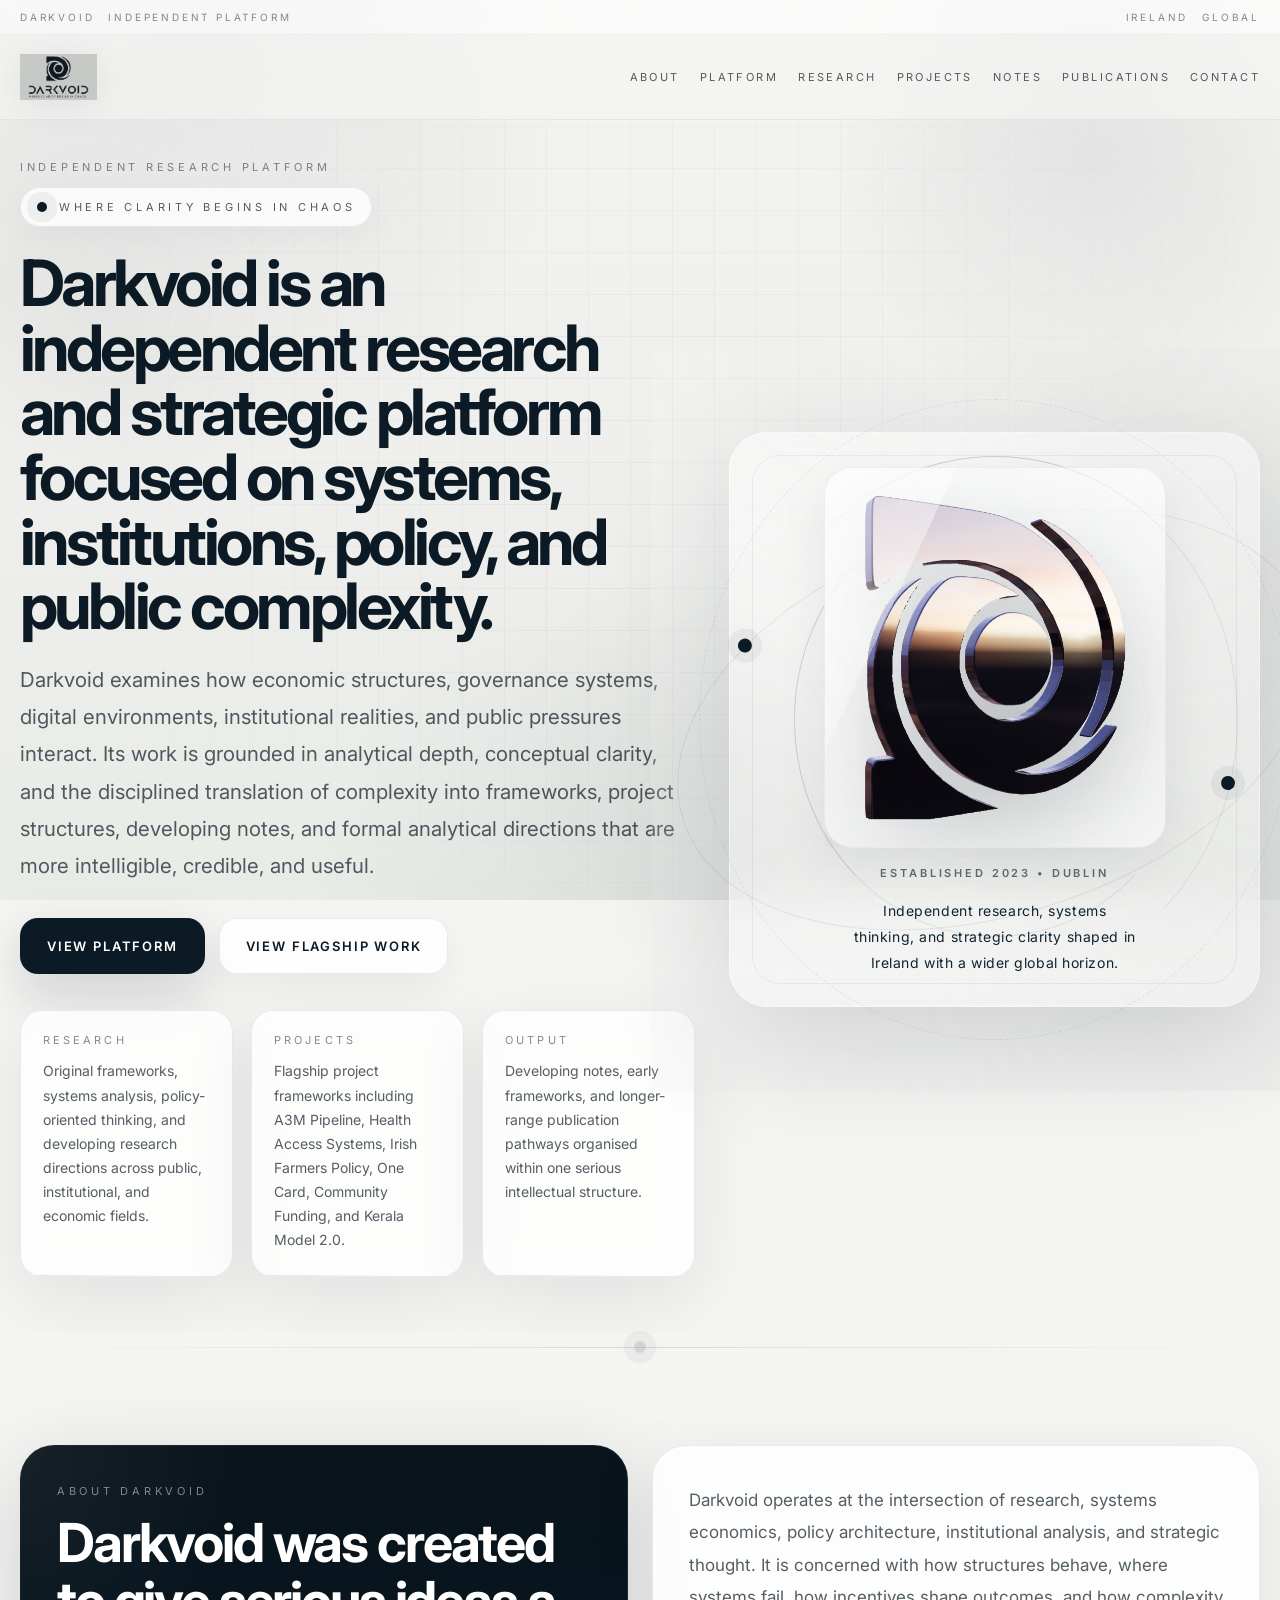
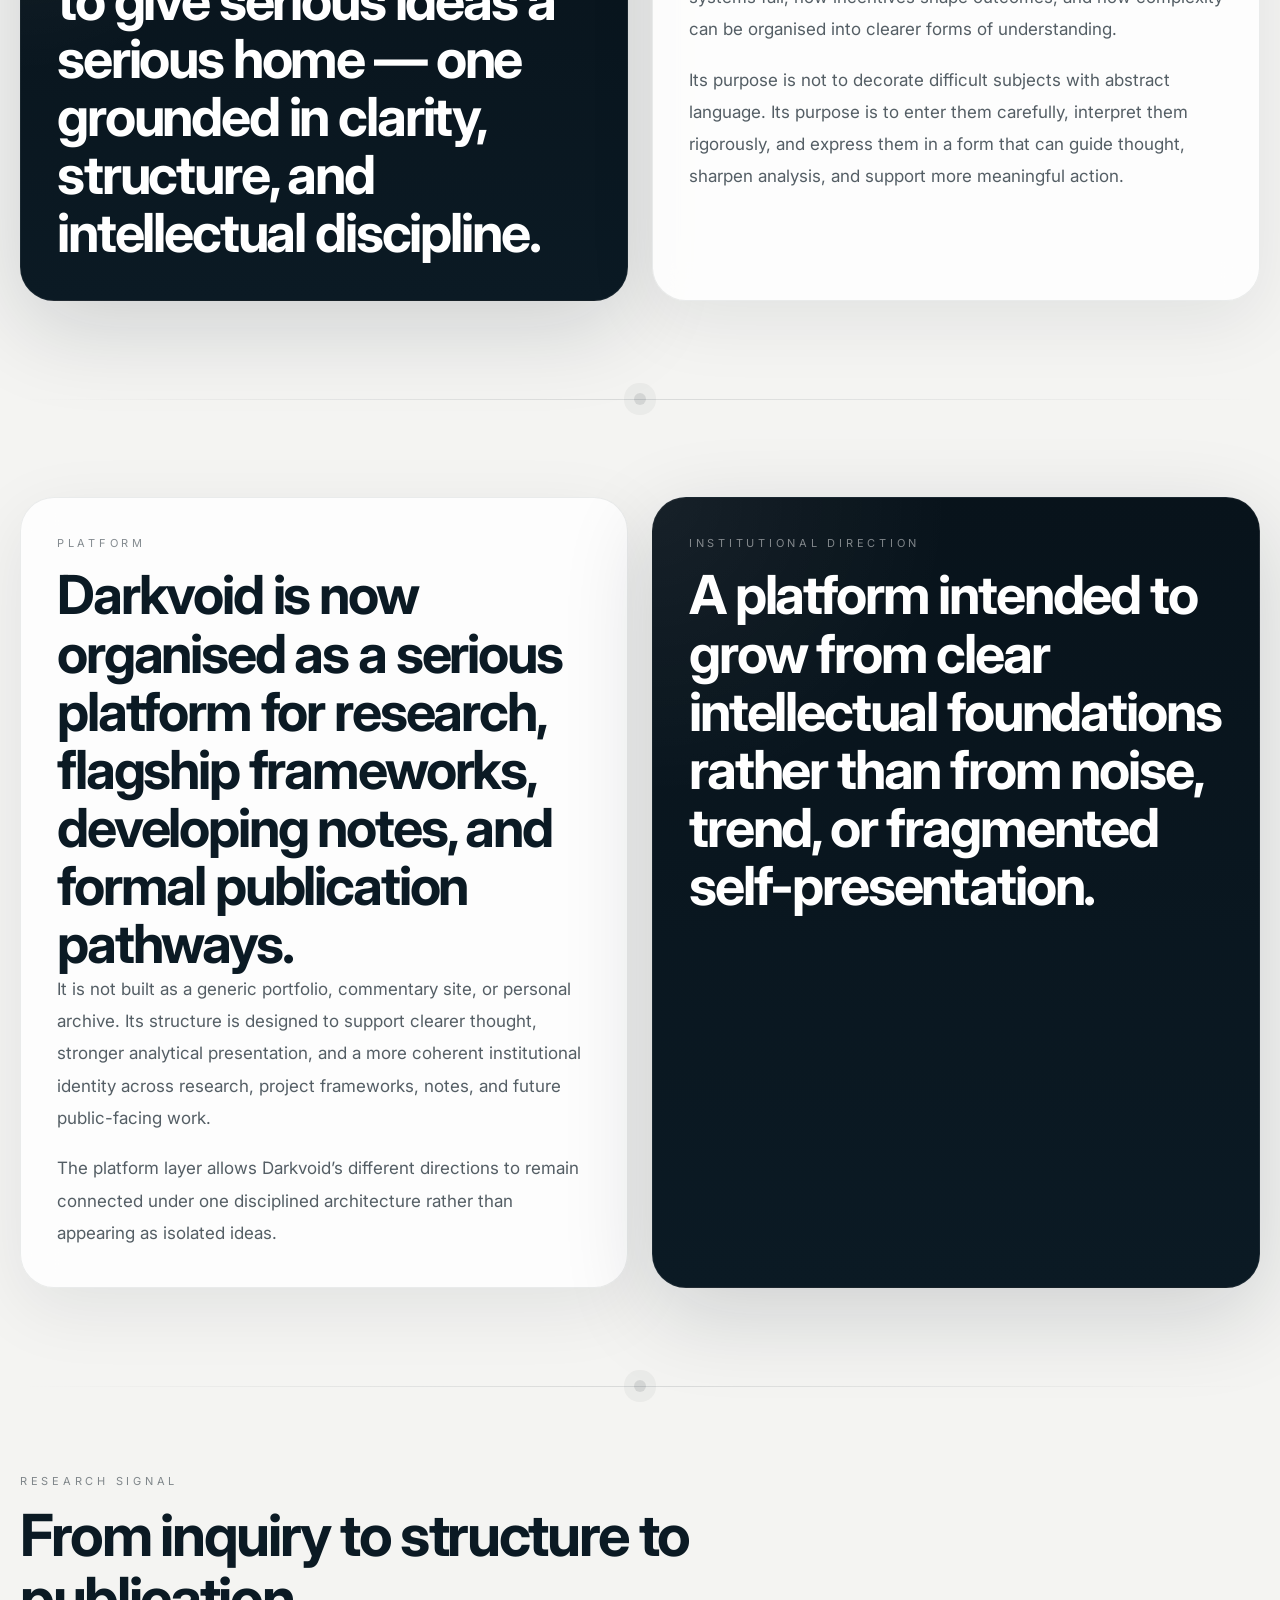
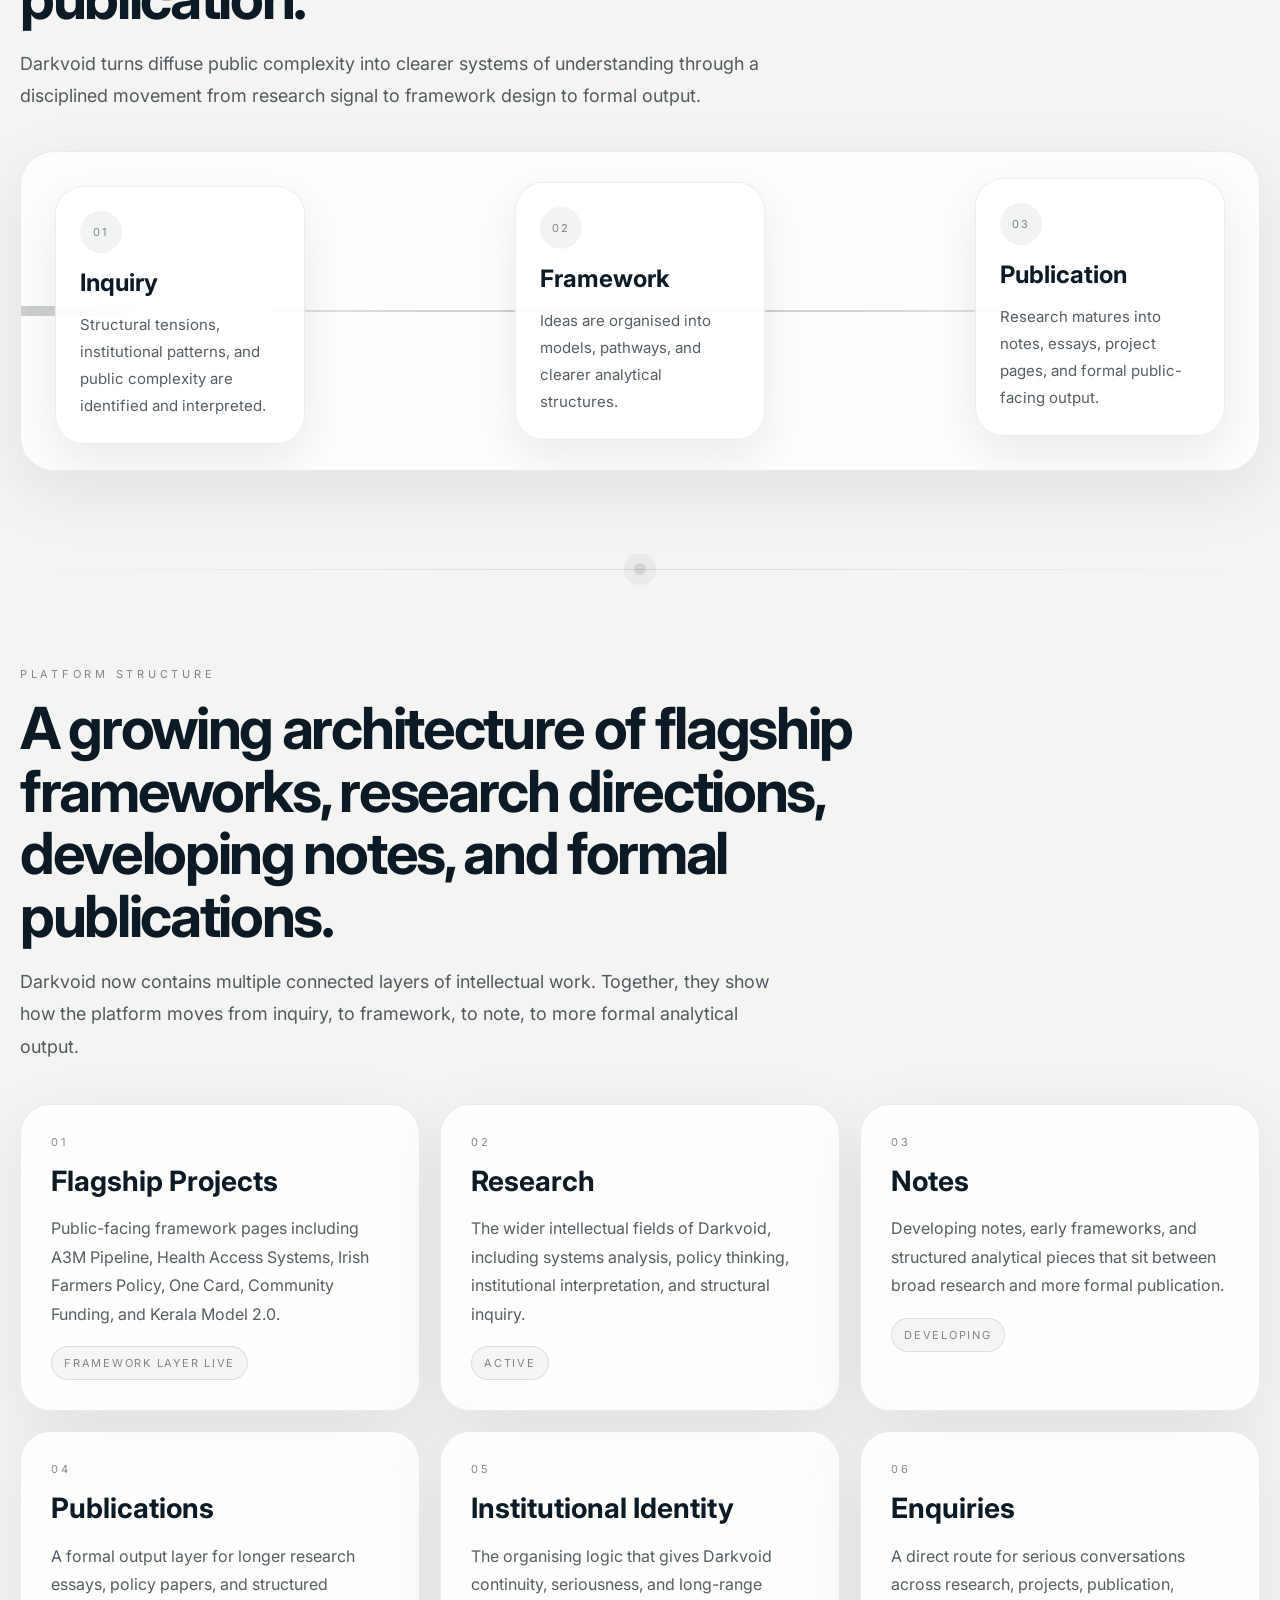
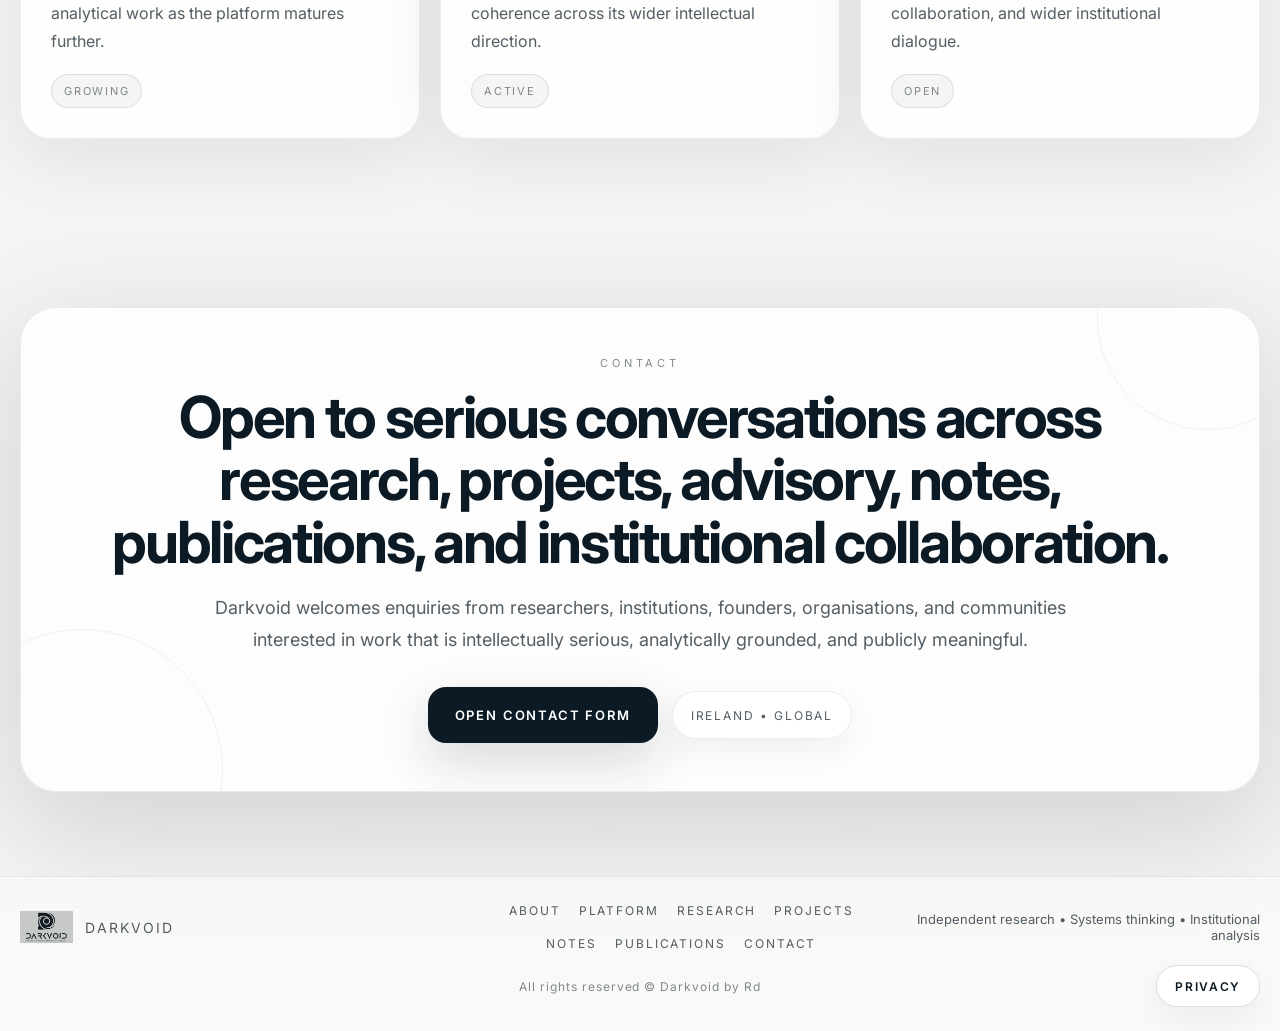
<file: index.html>
<!DOCTYPE html>
<html lang="en">
<head>
  <meta charset="UTF-8" />
  <meta name="viewport" content="width=device-width, initial-scale=1.0" />
  <title>Darkvoid</title>

  <link rel="canonical" href="https://darkvoid.ie/" />
  <link rel="preload" href="logo.png" as="image" />

  <meta name="description" content="Darkvoid — independent research, systems thinking, policy-oriented analysis, and structured public frameworks." />

  <script type="application/ld+json">
  {
    "@context": "https://schema.org",
    "@type": "Organization",
    "name": "Darkvoid",
    "url": "https://darkvoid.ie/",
    "logo": "https://darkvoid.ie/logo.png",
    "description": "Darkvoid is an independent research and analytical platform exploring systems economics, institutional architecture, policy analysis, and structural thinking.",
    "email": "hello.darkvoidbyrd@gmail.com",
    "founder": {
      "@type": "Person",
      "name": "Rahul Das"
    },
    "sameAs": [
      "https://www.linkedin.com/in/rahuldas-insights"
    ]
  }
  </script>

  <script type="application/ld+json">
  {
    "@context": "https://schema.org",
    "@type": "WebSite",
    "name": "Darkvoid",
    "url": "https://darkvoid.ie/"
  }
  </script>

  <script type="application/ld+json">
  {
    "@context": "https://schema.org",
    "@type": "Person",
    "name": "Rahul Das",
    "url": "https://darkvoid.ie/",
    "sameAs": [
      "https://www.linkedin.com/in/rahuldas-insights"
    ]
  }
  </script>

  <meta property="og:title" content="Darkvoid" />
  <meta property="og:description" content="Independent research, systems thinking, policy-oriented analysis, and structured public frameworks." />
  <meta property="og:type" content="website" />
  <meta property="og:url" content="https://darkvoid.ie/" />
  <meta property="og:image" content="https://darkvoid.ie/logo.png" />

  <meta name="twitter:card" content="summary_large_image" />
  <meta name="twitter:title" content="Darkvoid" />
  <meta name="twitter:description" content="Independent research, systems thinking, policy-oriented analysis, and structured public frameworks." />
  <meta name="twitter:image" content="https://darkvoid.ie/logo.png" />

  <link rel="icon" type="image/png" href="/favicon-96x96.png" sizes="96x96" />
  <link rel="icon" type="image/svg+xml" href="/favicon.svg" />
  <link rel="shortcut icon" href="/favicon.ico" />
  <link rel="apple-touch-icon" sizes="180x180" href="/apple-touch-icon.png" />
  <meta name="apple-mobile-web-app-title" content="DarkVoid" />
  <link rel="manifest" href="/site.webmanifest" />

  <link rel="preconnect" href="https://fonts.googleapis.com">
  <link rel="preconnect" href="https://fonts.gstatic.com" crossorigin>
  <link href="https://fonts.googleapis.com/css2?family=Inter:wght@300;400;500;600;700;800&display=swap" rel="stylesheet">

  <link rel="stylesheet" href="style.css">
</head>
<body>

  <div class="bg"></div>
  <div class="grid"></div>
  <div class="ambient"></div>

  <div class="signal-bar">
    <div class="container signal-inner">
      <div class="signal-left">
        <span>Darkvoid</span>
        <span>Independent Platform</span>
      </div>

      <div class="signal-right">
        <span>Ireland</span>
        <span>Global</span>
      </div>
    </div>
  </div>

  <header class="nav">
    <div class="container nav-inner">
      <a href="index.html" class="brand">
        <img src="logo.png" alt="Darkvoid logo">
      </a>

      <nav class="nav-links">
        <a href="#about" class="active">About</a>
        <a href="platform.html">Platform</a>
        <a href="research.html">Research</a>
        <a href="projects.html">Projects</a>
        <a href="notes.html">Notes</a>
        <a href="publications.html">Publications</a>
        <a href="contact.html#contact-form">Contact</a>
      </nav>
    </div>
  </header>

  <main>

    <section class="hero" id="home">
      <div class="container hero-grid">

        <div class="hero-content reveal">
          <p class="hero-kicker">Independent Research Platform</p>

          <div class="eyebrow">
            <span class="dot"></span>
            <span>Where Clarity Begins in Chaos</span>
          </div>

          <h1>
            Darkvoid is an independent research and strategic platform focused on systems, institutions, policy, and public complexity.
          </h1>

          <p class="hero-text">
            Darkvoid examines how economic structures, governance systems, digital environments, institutional realities, and public pressures interact. Its work is grounded in analytical depth, conceptual clarity, and the disciplined translation of complexity into frameworks, project structures, developing notes, and formal analytical directions that are more intelligible, credible, and useful.
          </p>

          <div class="hero-actions">
            <a href="platform.html" class="btn btn-dark">View Platform</a>
            <a href="projects.html" class="btn btn-light">View Flagship Work</a>
          </div>

          <div class="hero-stats">
            <div class="stat">
              <span class="label">Research</span>
              <span class="value">
                Original frameworks, systems analysis, policy-oriented thinking, and developing research directions across public, institutional, and economic fields.
              </span>
            </div>

            <div class="stat">
              <span class="label">Projects</span>
              <span class="value">
                Flagship project frameworks including A3M Pipeline, Health Access Systems, Irish Farmers Policy, One Card, Community Funding, and Kerala Model 2.0.
              </span>
            </div>

            <div class="stat">
              <span class="label">Output</span>
              <span class="value">
                Developing notes, early frameworks, and longer-range publication pathways organised within one serious intellectual structure.
              </span>
            </div>
          </div>
        </div>

        <div class="hero-visual reveal">
          <div class="visual visual-home">
            <div class="halo"></div>
            <div class="ring ring1"></div>
            <div class="ring ring2"></div>
            <div class="ring ring3"></div>
            <div class="ring-soft"></div>
            <div class="orbit-line"></div>

            <div class="logo-panel logo-panel-home">
              <div class="logo-wrap logo-wrap-home">
                <img src="3d-icon.png" class="hero-logo hero-logo-home hero-logo-3d-cinematic" alt="Darkvoid symbol">
              </div>

              <p class="panel-meta">
                Established 2023 • Dublin
              </p>

              <p class="panel-text">
                Independent research, systems thinking, and strategic clarity shaped in Ireland with a wider global horizon.
              </p>
            </div>
          </div>
        </div>

      </div>
    </section>

    <div class="section-divider reveal" aria-hidden="true">
      <div class="section-divider-line"></div>
      <div class="section-divider-dot"></div>
    </div>

    <section class="section" id="about">
      <div class="container two-col">
        <div class="panel panel-dark reveal">
          <div class="section-label">About Darkvoid</div>
          <h2>
            Darkvoid was created to give serious ideas a serious home — one grounded in clarity, structure, and intellectual discipline.
          </h2>
        </div>

        <div class="panel panel-light reveal">
          <p>
            Darkvoid operates at the intersection of research, systems economics, policy architecture, institutional analysis, and strategic thought. It is concerned with how structures behave, where systems fail, how incentives shape outcomes, and how complexity can be organised into clearer forms of understanding.
          </p>

          <p>
            Its purpose is not to decorate difficult subjects with abstract language. Its purpose is to enter them carefully, interpret them rigorously, and express them in a form that can guide thought, sharpen analysis, and support more meaningful action.
          </p>
        </div>
      </div>
    </section>

    <div class="section-divider reveal" aria-hidden="true">
      <div class="section-divider-line"></div>
      <div class="section-divider-dot"></div>
    </div>

    <section class="section" id="home-platform">
      <div class="container two-col">
        <div class="panel panel-light reveal">
          <div class="section-label">Platform</div>
          <h2>
            Darkvoid is now organised as a serious platform for research, flagship frameworks, developing notes, and formal publication pathways.
          </h2>
          <p>
            It is not built as a generic portfolio, commentary site, or personal archive. Its structure is designed to support clearer thought, stronger analytical presentation, and a more coherent institutional identity across research, project frameworks, notes, and future public-facing work.
          </p>
          <p>
            The platform layer allows Darkvoid’s different directions to remain connected under one disciplined architecture rather than appearing as isolated ideas.
          </p>
        </div>

        <div class="panel panel-dark reveal">
          <div class="section-label">Institutional Direction</div>
          <h2>
            A platform intended to grow from clear intellectual foundations rather than from noise, trend, or fragmented self-presentation.
          </h2>
        </div>
      </div>
    </section>

    <div class="section-divider reveal" aria-hidden="true">
      <div class="section-divider-line"></div>
      <div class="section-divider-dot"></div>
    </div>

    <section class="section research-signal-section" id="research-signal">
      <div class="container">
        <div class="section-head reveal">
          <div class="section-label">Research Signal</div>
          <h2>
            From inquiry to structure to publication.
          </h2>
          <p>
            Darkvoid turns diffuse public complexity into clearer systems of understanding through a disciplined movement from research signal to framework design to formal output.
          </p>
        </div>

        <div class="research-diagram reveal">
          <div class="research-diagram-track"></div>
          <div class="research-diagram-pulse"></div>

          <article class="research-node node-1">
            <span class="research-node-number">01</span>
            <h3>Inquiry</h3>
            <p>Structural tensions, institutional patterns, and public complexity are identified and interpreted.</p>
          </article>

          <article class="research-node node-2">
            <span class="research-node-number">02</span>
            <h3>Framework</h3>
            <p>Ideas are organised into models, pathways, and clearer analytical structures.</p>
          </article>

          <article class="research-node node-3">
            <span class="research-node-number">03</span>
            <h3>Publication</h3>
            <p>Research matures into notes, essays, project pages, and formal public-facing output.</p>
          </article>
        </div>
      </div>
    </section>

    <div class="section-divider reveal" aria-hidden="true">
      <div class="section-divider-line"></div>
      <div class="section-divider-dot"></div>
    </div>

    <section class="section" id="featured-structure">
      <div class="container">
        <div class="section-head reveal">
          <div class="section-label">Platform Structure</div>
          <h2>
            A growing architecture of flagship frameworks, research directions, developing notes, and formal publications.
          </h2>

          <p>
            Darkvoid now contains multiple connected layers of intellectual work. Together, they show how the platform moves from inquiry, to framework, to note, to more formal analytical output.
          </p>
        </div>

        <div class="cards">
          <div class="card reveal">
            <div class="card-number">01</div>
            <h3><a href="projects.html" class="card-link">Flagship Projects</a></h3>
            <p>
              Public-facing framework pages including A3M Pipeline, Health Access Systems, Irish Farmers Policy, One Card, Community Funding, and Kerala Model 2.0.
            </p>
            <div class="item-status">Framework Layer Live</div>
          </div>

          <div class="card reveal">
            <div class="card-number">02</div>
            <h3><a href="research.html" class="card-link">Research</a></h3>
            <p>
              The wider intellectual fields of Darkvoid, including systems analysis, policy thinking, institutional interpretation, and structural inquiry.
            </p>
            <div class="item-status">Active</div>
          </div>

          <div class="card reveal">
            <div class="card-number">03</div>
            <h3><a href="notes.html" class="card-link">Notes</a></h3>
            <p>
              Developing notes, early frameworks, and structured analytical pieces that sit between broad research and more formal publication.
            </p>
            <div class="item-status">Developing</div>
          </div>

          <div class="card reveal">
            <div class="card-number">04</div>
            <h3><a href="publications.html" class="card-link">Publications</a></h3>
            <p>
              A formal output layer for longer research essays, policy papers, and structured analytical work as the platform matures further.
            </p>
            <div class="item-status">Growing</div>
          </div>

          <div class="card reveal">
            <div class="card-number">05</div>
            <h3><a href="platform.html" class="card-link">Institutional Identity</a></h3>
            <p>
              The organising logic that gives Darkvoid continuity, seriousness, and long-range coherence across its wider intellectual direction.
            </p>
            <div class="item-status">Active</div>
          </div>

          <div class="card reveal">
            <div class="card-number">06</div>
            <h3><a href="contact.html#contact-form" class="card-link">Enquiries</a></h3>
            <p>
              A direct route for serious conversations across research, projects, publication, collaboration, and wider institutional dialogue.
            </p>
            <div class="item-status">Open</div>
          </div>
        </div>
      </div>
    </section>

    <section class="section" id="contact">
      <div class="container">
        <div class="contact-panel reveal">
          <div class="section-label">Contact</div>

          <h2>
            Open to serious conversations across research, projects, advisory, notes, publications, and institutional collaboration.
          </h2>

          <p>
            Darkvoid welcomes enquiries from researchers, institutions, founders, organisations, and communities interested in work that is intellectually serious, analytically grounded, and publicly meaningful.
          </p>

          <div class="contact-actions">
            <a href="contact.html#contact-form" class="btn btn-dark">Open Contact Form</a>
            <div class="pill">Ireland • Global</div>
          </div>
        </div>
      </div>
    </section>

  </main>

  <footer class="footer">
    <div class="container footer-inner footer-grid">
      <div class="footer-brand">
        <img src="logo.png" alt="Darkvoid mark">
        <span>DARKVOID</span>
      </div>

      <nav class="footer-links">
        <a href="index.html#about">About</a>
        <a href="platform.html">Platform</a>
        <a href="research.html">Research</a>
        <a href="projects.html">Projects</a>
        <a href="notes.html">Notes</a>
        <a href="publications.html">Publications</a>
        <a href="contact.html#contact-form">Contact</a>
      </nav>

      <div class="footer-meta">
        Independent research • Systems thinking • Institutional analysis
      </div>
    </div>

    <div class="container footer-bottom-elite">
      <div class="footer-bottom-left"></div>
      <div class="footer-bottom-center">All rights reserved © Darkvoid by Rd</div>
      <div class="footer-bottom-right">
        <a href="privacy.html" class="privacy-link">Privacy</a>
      </div>
    </div>
  </footer>

  <script src="script.js"></script>
</body>
</html>
</file>
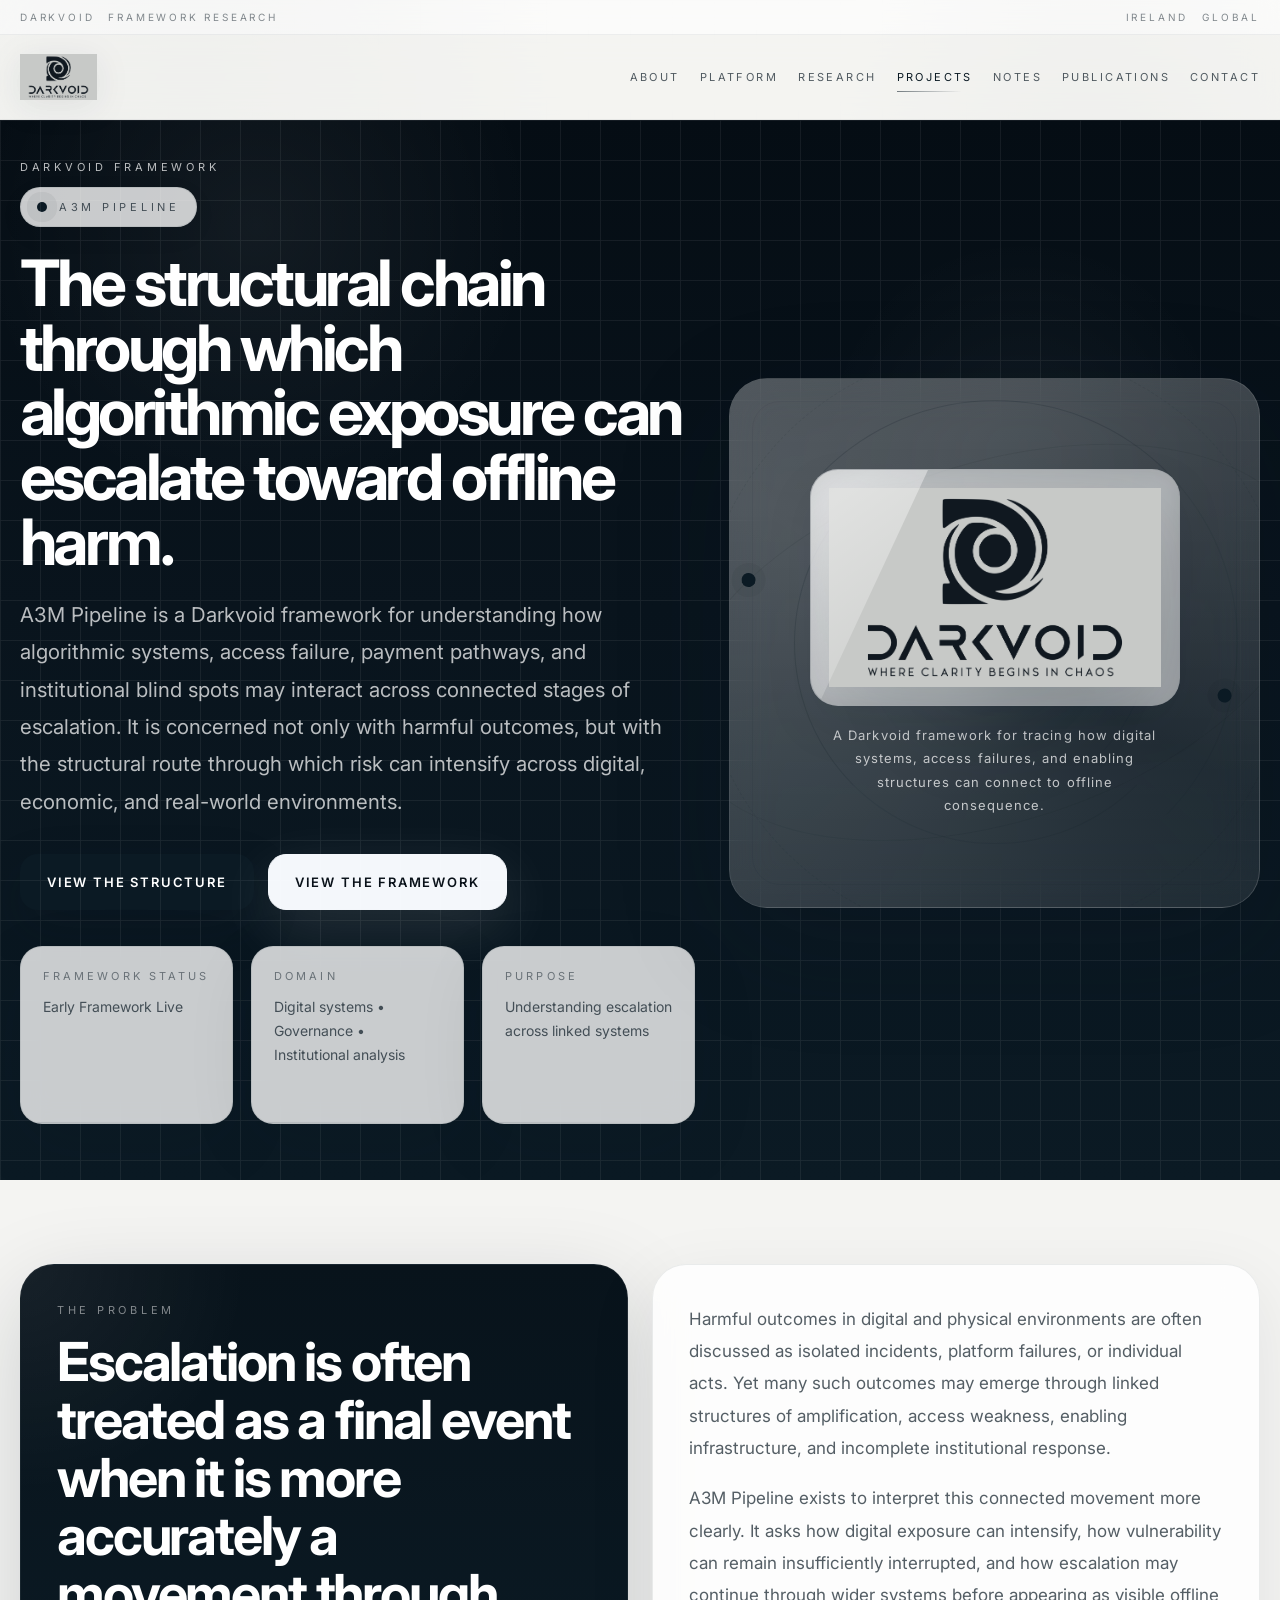
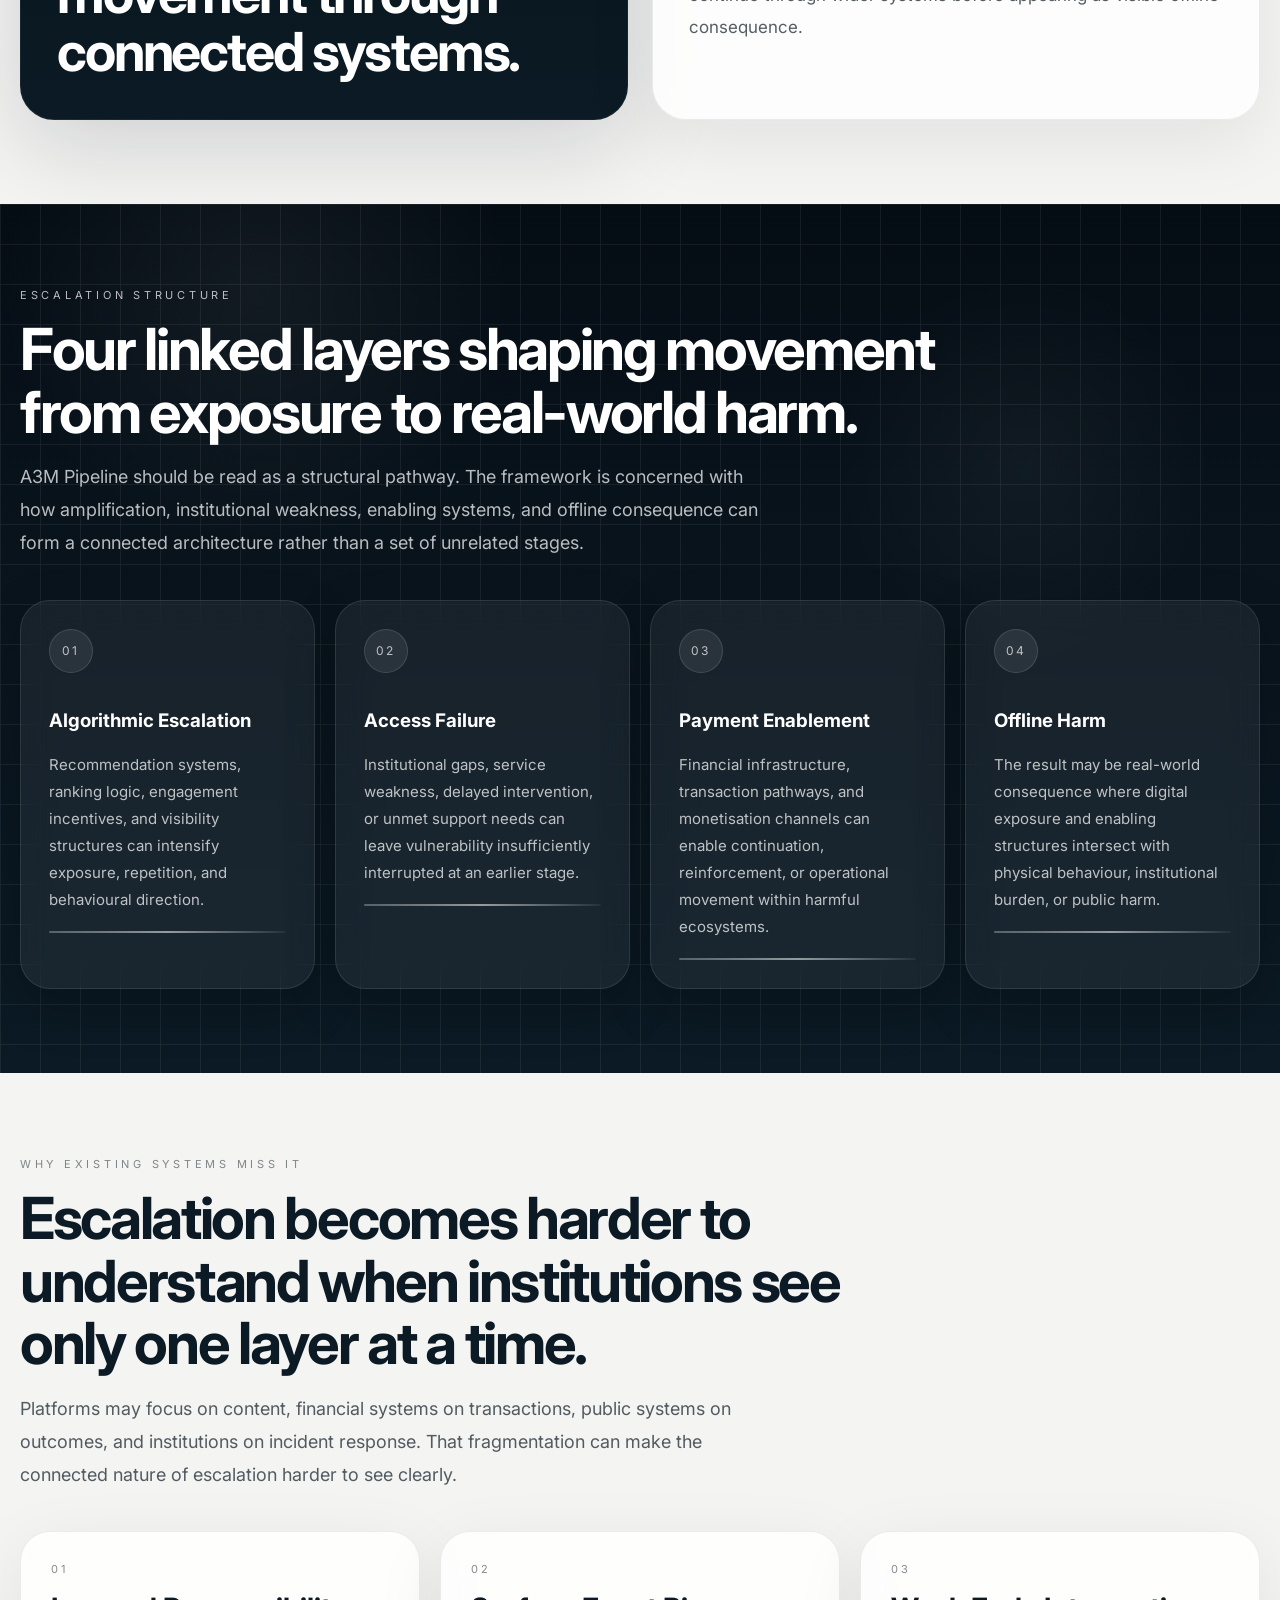
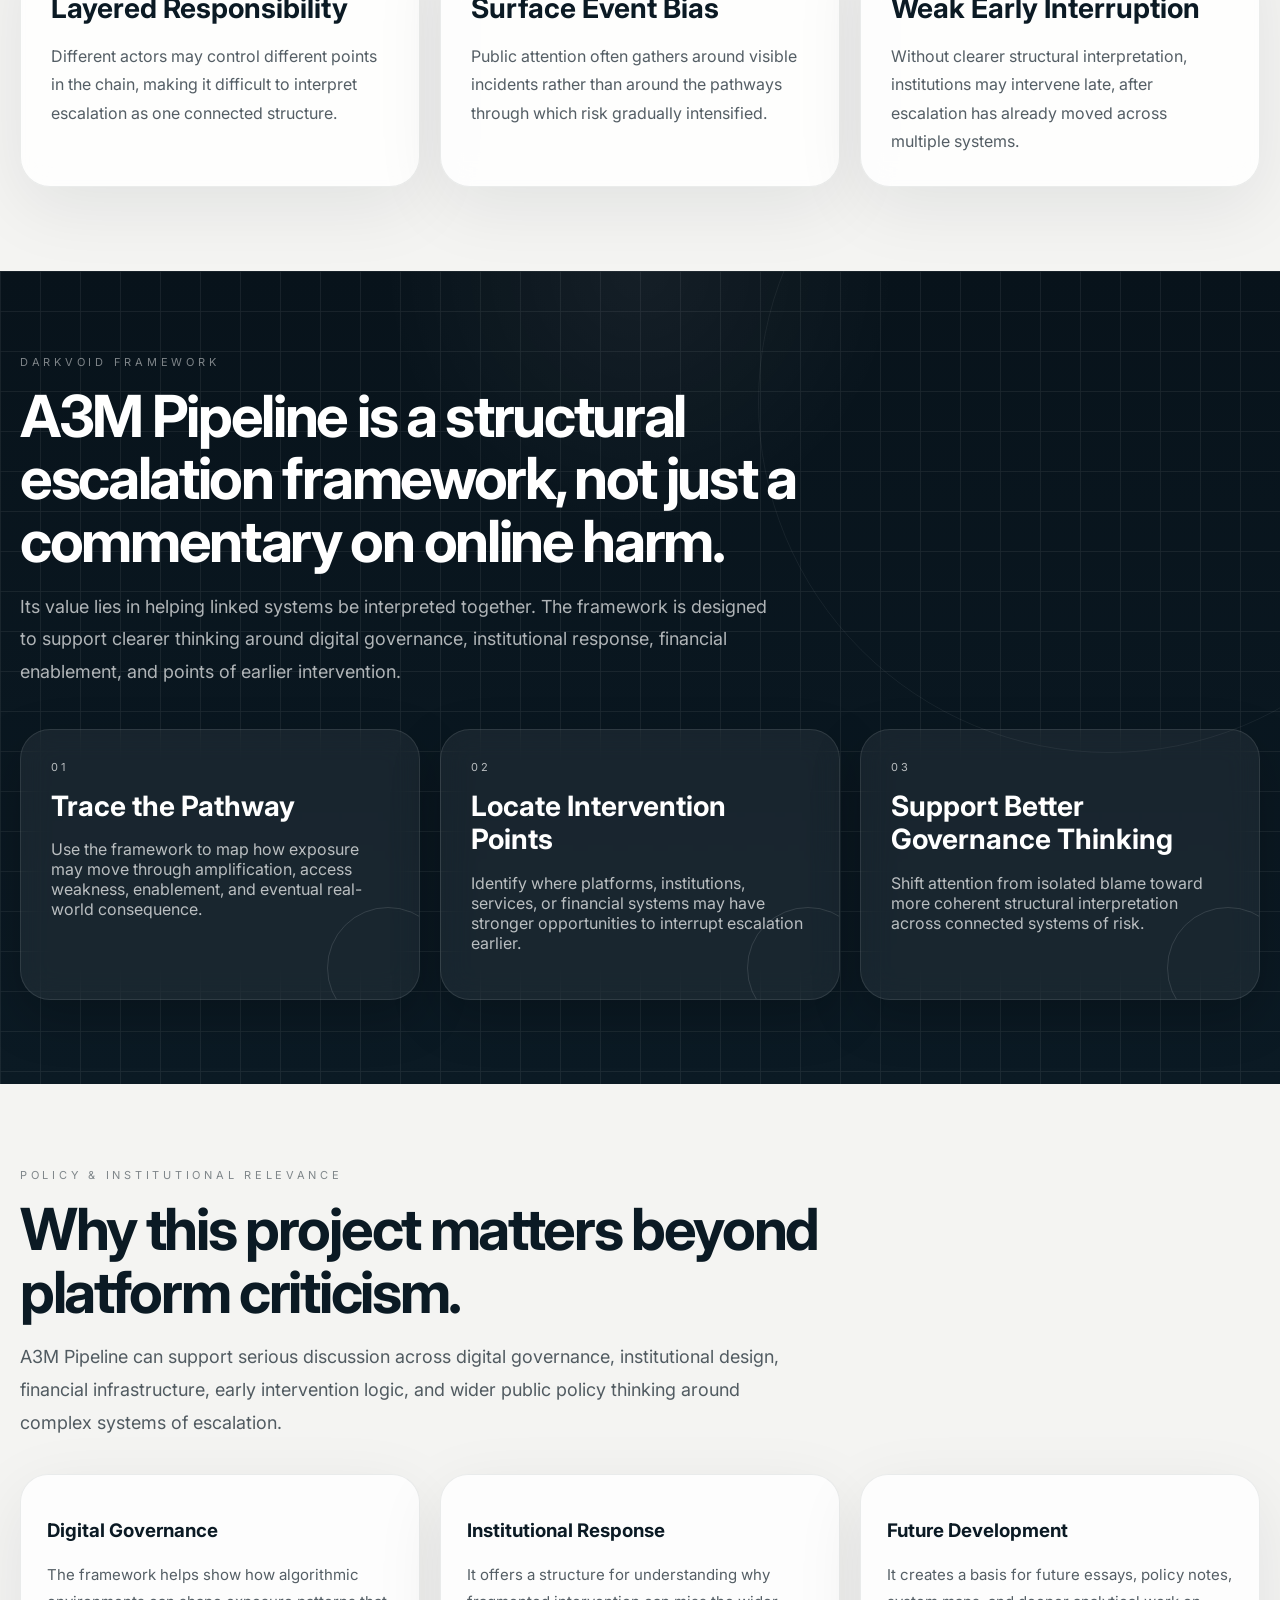
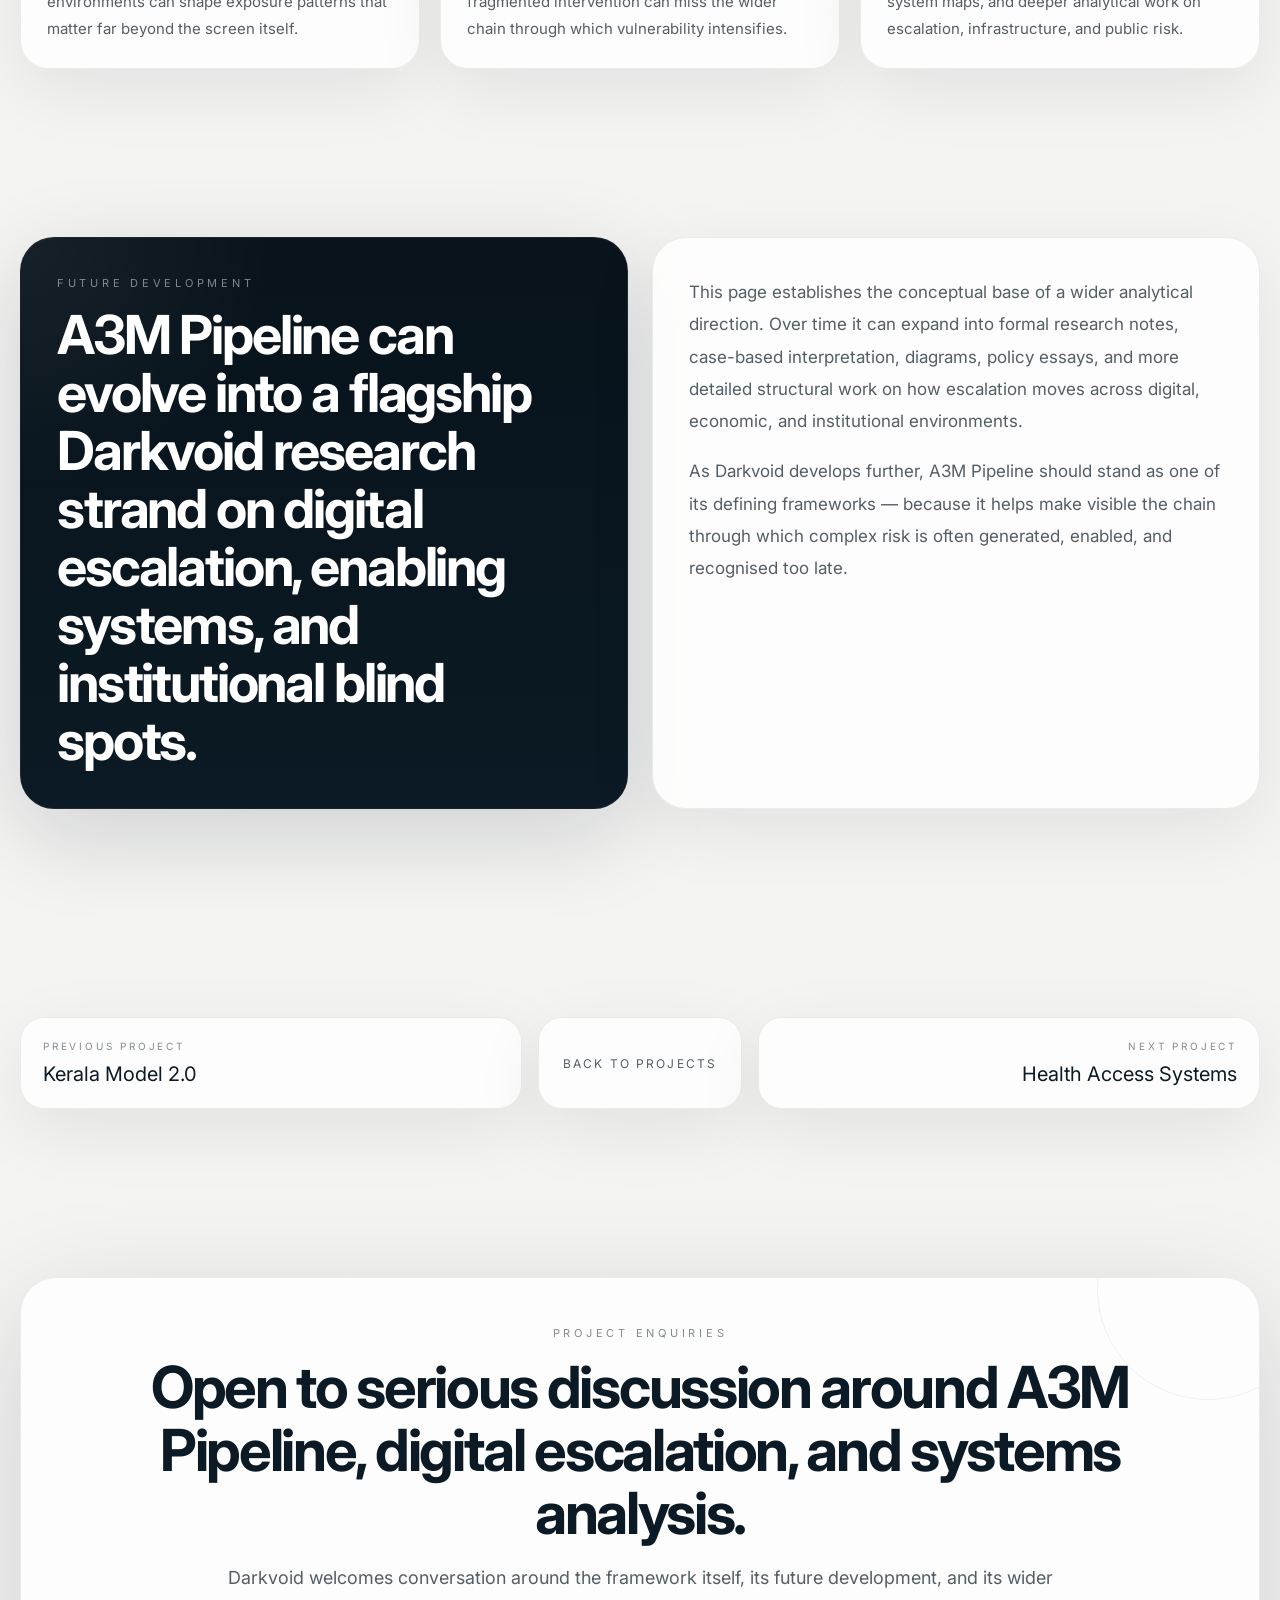
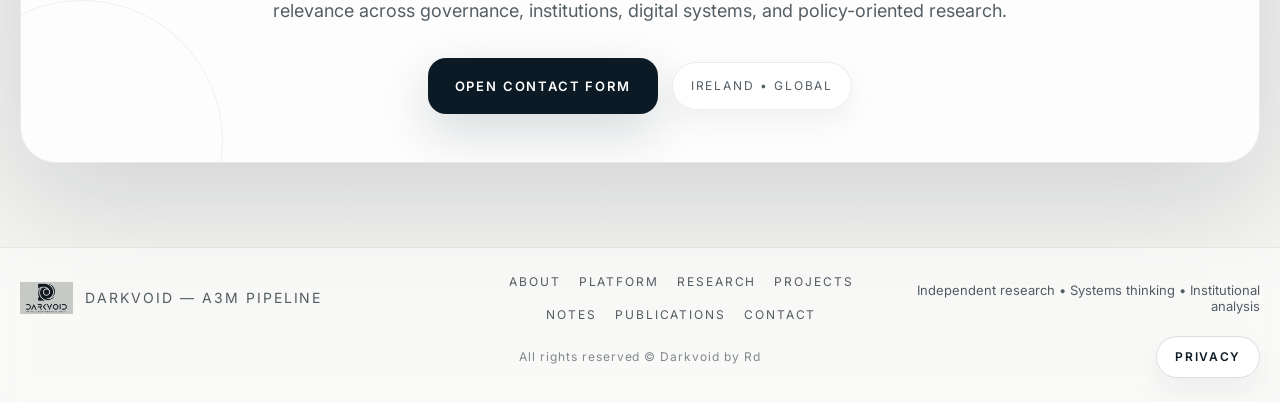
<file: a3m-pipeline.html>
<!DOCTYPE html>
<html lang="en">
<head>
  <meta charset="UTF-8" />
  <meta name="viewport" content="width=device-width, initial-scale=1.0" />
  <title>A3M Pipeline | Darkvoid</title>
  <link rel="canonical" href="https://darkvoid.ie/a3m-pipeline.html" />
  <meta name="description" content="A3M Pipeline — a Darkvoid framework mapping escalation from algorithmic exposure to offline harm through linked institutional and economic stages." />

  <meta property="og:title" content="A3M Pipeline | Darkvoid" />
  <meta property="og:description" content="A Darkvoid framework mapping escalation from algorithmic exposure to offline harm through linked institutional and economic stages." />
  <meta property="og:type" content="website" />
  <meta property="og:url" content="https://darkvoid.ie/a3m-pipeline.html" />
  <meta property="og:image" content="https://darkvoid.ie/logo.png" />

  <meta name="twitter:card" content="summary_large_image" />
  <meta name="twitter:title" content="A3M Pipeline | Darkvoid" />
  <meta name="twitter:description" content="A Darkvoid framework mapping escalation from algorithmic exposure to offline harm through linked institutional and economic stages." />
  <meta name="twitter:image" content="https://darkvoid.ie/logo.png" />

  <link rel="icon" type="image/png" href="/favicon-96x96.png" sizes="96x96" />
  <link rel="icon" type="image/svg+xml" href="/favicon.svg" />
  <link rel="shortcut icon" href="/favicon.ico" />
  <link rel="apple-touch-icon" sizes="180x180" href="/apple-touch-icon.png" />
  <meta name="apple-mobile-web-app-title" content="DarkVoid" />
  <link rel="manifest" href="/site.webmanifest" />

  <link rel="preconnect" href="https://fonts.googleapis.com">
  <link rel="preconnect" href="https://fonts.gstatic.com" crossorigin>
  <link href="https://fonts.googleapis.com/css2?family=Inter:wght@300;400;500;600;700;800&display=swap" rel="stylesheet">
  <link rel="stylesheet" href="style.css">

  <style>
    .project-hero-dark .visual{
      background:linear-gradient(180deg, rgba(255,255,255,.16), rgba(255,255,255,.08));
      border-color:rgba(255,255,255,.18);
    }

    .project-hero-dark .btn-light{
      background:#f4f7fb;
      color:#081018;
      border-color:#f4f7fb;
      box-shadow:0 18px 60px rgba(255,255,255,.12);
    }

    .project-hero-dark .btn-light:hover{
      transform:translateY(-2px);
    }

    .project-dark{
      position:relative;
      color:#fff;
      background:
        radial-gradient(circle at 20% 10%, rgba(255,255,255,.05), transparent 20%),
        radial-gradient(circle at 80% 30%, rgba(255,255,255,.04), transparent 16%),
        linear-gradient(180deg, #050d14 0%, #09141d 46%, #0b1a24 100%);
      overflow:hidden;
    }

    .project-dark::before{
      content:"";
      position:absolute;
      inset:0;
      opacity:.08;
      background-image:
        linear-gradient(rgba(255,255,255,.8) 1px, transparent 1px),
        linear-gradient(90deg, rgba(255,255,255,.8) 1px, transparent 1px);
      background-size:40px 40px;
      pointer-events:none;
    }

    .project-dark .section-label,
    .project-dark .section-head p,
    .project-dark p{color:rgba(255,255,255,.72)}

    .project-dark h1,
    .project-dark h2,
    .project-dark h3{color:#fff}

    .a3m-grid{
      margin-top:40px;
      display:grid;
      grid-template-columns:repeat(4,1fr);
      gap:20px;
    }

    .a3m-stage{
      position:relative;
      overflow:hidden;
      border-radius:30px;
      padding:28px;
      background:rgba(255,255,255,.06);
      border:1px solid rgba(255,255,255,.10);
      box-shadow:0 18px 50px rgba(0,0,0,.22);
      backdrop-filter:blur(16px);
      transition:transform .25s ease, background .25s ease;
    }

    .a3m-stage:hover{
      transform:translateY(-4px);
      background:rgba(255,255,255,.09);
    }

    .a3m-stage-number{
      display:inline-flex;
      width:44px;
      height:44px;
      align-items:center;
      justify-content:center;
      border-radius:999px;
      background:rgba(255,255,255,.08);
      border:1px solid rgba(255,255,255,.12);
      font-size:12px;
      letter-spacing:.18em;
      color:rgba(255,255,255,.7);
      margin-bottom:18px;
    }

    .a3m-stage p{
      color:rgba(255,255,255,.72);
      font-size:15px;
      line-height:1.8;
    }

    .a3m-line{
      position:relative;
      margin-top:18px;
      height:2px;
      background:linear-gradient(90deg, rgba(255,255,255,.28), rgba(255,255,255,.05));
      border-radius:999px;
      overflow:hidden;
    }

    .a3m-line::after{
      content:"";
      position:absolute;
      inset:0;
      background:linear-gradient(90deg, transparent, rgba(255,255,255,.45), transparent);
      animation:a3mFlow 6s linear infinite;
    }

    .a3m-notes{
      margin-top:34px;
      display:grid;
      grid-template-columns:repeat(3,1fr);
      gap:20px;
    }

    .a3m-note{
      border-radius:28px;
      padding:26px;
      background:rgba(255,255,255,.82);
      border:1px solid rgba(11,26,36,.08);
      box-shadow:var(--shadow);
    }

    .a3m-note p{
      margin:12px 0 0;
      font-size:15px;
      line-height:1.8;
      color:var(--muted);
    }

    .footer-bottom-elite{
      padding:0 0 24px;
      display:grid;
      grid-template-columns:1fr auto 1fr;
      align-items:center;
      gap:16px;
    }

    .footer-bottom-center{
      justify-self:center;
      font-size:12px;
      letter-spacing:.08em;
      color:var(--muted2);
      text-align:center;
    }

    .footer-bottom-right{
      justify-self:end;
    }

    .privacy-link{
      display:inline-flex;
      align-items:center;
      justify-content:center;
      min-height:42px;
      padding:0 18px;
      border-radius:999px;
      border:1px solid rgba(11,26,36,.14);
      background:rgba(255,255,255,.90);
      color:var(--text);
      font-size:12px;
      font-weight:600;
      letter-spacing:.14em;
      text-transform:uppercase;
      box-shadow:0 12px 30px rgba(11,26,36,.06);
      transition:.22s ease;
    }

    .privacy-link:hover{
      transform:translateY(-2px);
      box-shadow:0 16px 36px rgba(11,26,36,.10);
    }

    @keyframes a3mFlow{
      0%{transform:translateX(-120%)}
      100%{transform:translateX(120%)}
    }

    @media (max-width:1080px){
      .a3m-grid,
      .a3m-notes{grid-template-columns:1fr 1fr}
    }

    @media (max-width:900px){
      .footer-bottom-elite{
        grid-template-columns:1fr;
      }

      .footer-bottom-center,
      .footer-bottom-right{
        justify-self:center;
      }
    }

    @media (max-width:760px){
      .a3m-grid,
      .a3m-notes{grid-template-columns:1fr}
    }
  </style>
</head>
<body>
  <div class="bg"></div>
  <div class="grid"></div>
  <div class="ambient"></div>

  <div class="signal-bar">
    <div class="container signal-inner">
      <div class="signal-left">
        <span>Darkvoid</span>
        <span>Framework Research</span>
      </div>
      <div class="signal-right">
        <span>Ireland</span>
        <span>Global</span>
      </div>
    </div>
  </div>

  <header class="nav">
    <div class="container nav-inner">
      <a href="index.html" class="brand">
        <img src="logo.png" alt="Darkvoid logo">
      </a>

      <nav class="nav-links">
        <a href="index.html#about">About</a>
        <a href="platform.html">Platform</a>
        <a href="research.html">Research</a>
        <a href="projects.html" class="active">Projects</a>
        <a href="notes.html">Notes</a>
        <a href="publications.html">Publications</a>
        <a href="contact.html#contact-form">Contact</a>
      </nav>
    </div>
  </header>

  <main>
    <section class="hero project-dark project-hero-dark" id="home">
      <div class="container hero-grid">
        <div class="hero-content reveal">
          <p class="hero-kicker">Darkvoid Framework</p>

          <div class="eyebrow">
            <span class="dot"></span>
            <span>A3M Pipeline</span>
          </div>

          <h1>
            The structural chain through which algorithmic exposure can escalate toward offline harm.
          </h1>

          <p class="hero-text">
            A3M Pipeline is a Darkvoid framework for understanding how algorithmic systems, access failure, payment pathways, and institutional blind spots may interact across connected stages of escalation. It is concerned not only with harmful outcomes, but with the structural route through which risk can intensify across digital, economic, and real-world environments.
          </p>

          <div class="hero-actions">
            <a href="#pipeline-chain" class="btn btn-dark">View the Structure</a>
            <a href="#framework" class="btn btn-light">View the Framework</a>
          </div>

          <div class="hero-stats">
            <div class="stat">
              <span class="label">Framework Status</span>
              <span class="value">Early Framework Live</span>
            </div>
            <div class="stat">
              <span class="label">Domain</span>
              <span class="value">Digital systems • Governance • Institutional analysis</span>
            </div>
            <div class="stat">
              <span class="label">Purpose</span>
              <span class="value">Understanding escalation across linked systems</span>
            </div>
          </div>
        </div>

        <div class="hero-visual reveal">
          <div class="visual">
            <div class="halo"></div>
            <div class="ring ring1"></div>
            <div class="ring ring2"></div>
            <div class="ring ring3"></div>
            <div class="ring-soft"></div>
            <div class="orbit-line"></div>

            <div class="logo-panel">
              <div class="logo-wrap">
                <img src="logo.png" class="hero-logo" alt="A3M Pipeline">
              </div>
              <p class="panel-text">
                A Darkvoid framework for tracing how digital systems, access failures, and enabling structures can connect to offline consequence.
              </p>
            </div>
          </div>
        </div>
      </div>
    </section>

    <section class="section" id="problem">
      <div class="container two-col">
        <div class="panel panel-dark reveal">
          <div class="section-label">The Problem</div>
          <h2>
            Escalation is often treated as a final event when it is more accurately a movement through connected systems.
          </h2>
        </div>

        <div class="panel panel-light reveal">
          <p>
            Harmful outcomes in digital and physical environments are often discussed as isolated incidents, platform failures, or individual acts. Yet many such outcomes may emerge through linked structures of amplification, access weakness, enabling infrastructure, and incomplete institutional response.
          </p>
          <p>
            A3M Pipeline exists to interpret this connected movement more clearly. It asks how digital exposure can intensify, how vulnerability can remain insufficiently interrupted, and how escalation may continue through wider systems before appearing as visible offline consequence.
          </p>
        </div>
      </div>
    </section>

    <section class="section project-dark" id="pipeline-chain">
      <div class="container">
        <div class="section-head reveal">
          <div class="section-label">Escalation Structure</div>
          <h2>Four linked layers shaping movement from exposure to real-world harm.</h2>
          <p>
            A3M Pipeline should be read as a structural pathway. The framework is concerned with how amplification, institutional weakness, enabling systems, and offline consequence can form a connected architecture rather than a set of unrelated stages.
          </p>
        </div>

        <div class="a3m-grid">
          <div class="a3m-stage reveal">
            <div class="a3m-stage-number">01</div>
            <h3>Algorithmic Escalation</h3>
            <p>
              Recommendation systems, ranking logic, engagement incentives, and visibility structures can intensify exposure, repetition, and behavioural direction.
            </p>
            <div class="a3m-line"></div>
          </div>

          <div class="a3m-stage reveal">
            <div class="a3m-stage-number">02</div>
            <h3>Access Failure</h3>
            <p>
              Institutional gaps, service weakness, delayed intervention, or unmet support needs can leave vulnerability insufficiently interrupted at an earlier stage.
            </p>
            <div class="a3m-line"></div>
          </div>

          <div class="a3m-stage reveal">
            <div class="a3m-stage-number">03</div>
            <h3>Payment Enablement</h3>
            <p>
              Financial infrastructure, transaction pathways, and monetisation channels can enable continuation, reinforcement, or operational movement within harmful ecosystems.
            </p>
            <div class="a3m-line"></div>
          </div>

          <div class="a3m-stage reveal">
            <div class="a3m-stage-number">04</div>
            <h3>Offline Harm</h3>
            <p>
              The result may be real-world consequence where digital exposure and enabling structures intersect with physical behaviour, institutional burden, or public harm.
            </p>
            <div class="a3m-line"></div>
          </div>
        </div>
      </div>
    </section>

    <section class="section" id="why-missed">
      <div class="container">
        <div class="section-head reveal">
          <div class="section-label">Why Existing Systems Miss It</div>
          <h2>Escalation becomes harder to understand when institutions see only one layer at a time.</h2>
          <p>
            Platforms may focus on content, financial systems on transactions, public systems on outcomes, and institutions on incident response. That fragmentation can make the connected nature of escalation harder to see clearly.
          </p>
        </div>

        <div class="cards">
          <div class="card reveal">
            <div class="card-number">01</div>
            <h3>Layered Responsibility</h3>
            <p>
              Different actors may control different points in the chain, making it difficult to interpret escalation as one connected structure.
            </p>
          </div>

          <div class="card reveal">
            <div class="card-number">02</div>
            <h3>Surface Event Bias</h3>
            <p>
              Public attention often gathers around visible incidents rather than around the pathways through which risk gradually intensified.
            </p>
          </div>

          <div class="card reveal">
            <div class="card-number">03</div>
            <h3>Weak Early Interruption</h3>
            <p>
              Without clearer structural interpretation, institutions may intervene late, after escalation has already moved across multiple systems.
            </p>
          </div>
        </div>
      </div>
    </section>

    <section class="section dark-section" id="framework">
      <div class="container">
        <div class="section-head reveal">
          <div class="section-label">Darkvoid Framework</div>
          <h2>A3M Pipeline is a structural escalation framework, not just a commentary on online harm.</h2>
          <p>
            Its value lies in helping linked systems be interpreted together. The framework is designed to support clearer thinking around digital governance, institutional response, financial enablement, and points of earlier intervention.
          </p>
        </div>

        <div class="cards">
          <div class="glass-card reveal">
            <div class="card-number">01</div>
            <h3>Trace the Pathway</h3>
            <p>
              Use the framework to map how exposure may move through amplification, access weakness, enablement, and eventual real-world consequence.
            </p>
          </div>

          <div class="glass-card reveal">
            <div class="card-number">02</div>
            <h3>Locate Intervention Points</h3>
            <p>
              Identify where platforms, institutions, services, or financial systems may have stronger opportunities to interrupt escalation earlier.
            </p>
          </div>

          <div class="glass-card reveal">
            <div class="card-number">03</div>
            <h3>Support Better Governance Thinking</h3>
            <p>
              Shift attention from isolated blame toward more coherent structural interpretation across connected systems of risk.
            </p>
          </div>
        </div>
      </div>
    </section>

    <section class="section" id="policy-relevance">
      <div class="container">
        <div class="section-head reveal">
          <div class="section-label">Policy & Institutional Relevance</div>
          <h2>Why this project matters beyond platform criticism.</h2>
          <p>
            A3M Pipeline can support serious discussion across digital governance, institutional design, financial infrastructure, early intervention logic, and wider public policy thinking around complex systems of escalation.
          </p>
        </div>

        <div class="a3m-notes">
          <div class="a3m-note reveal">
            <h3>Digital Governance</h3>
            <p>
              The framework helps show how algorithmic environments can shape exposure patterns that matter far beyond the screen itself.
            </p>
          </div>

          <div class="a3m-note reveal">
            <h3>Institutional Response</h3>
            <p>
              It offers a structure for understanding why fragmented intervention can miss the wider chain through which vulnerability intensifies.
            </p>
          </div>

          <div class="a3m-note reveal">
            <h3>Future Development</h3>
            <p>
              It creates a basis for future essays, policy notes, system maps, and deeper analytical work on escalation, infrastructure, and public risk.
            </p>
          </div>
        </div>
      </div>
    </section>

    <section class="section" id="future-development">
      <div class="container two-col">
        <div class="panel panel-dark reveal">
          <div class="section-label">Future Development</div>
          <h2>
            A3M Pipeline can evolve into a flagship Darkvoid research strand on digital escalation, enabling systems, and institutional blind spots.
          </h2>
        </div>

        <div class="panel panel-light reveal">
          <p>
            This page establishes the conceptual base of a wider analytical direction. Over time it can expand into formal research notes, case-based interpretation, diagrams, policy essays, and more detailed structural work on how escalation moves across digital, economic, and institutional environments.
          </p>
          <p>
            As Darkvoid develops further, A3M Pipeline should stand as one of its defining frameworks — because it helps make visible the chain through which complex risk is often generated, enabled, and recognised too late.
          </p>
        </div>
      </div>
    </section>

    <section class="section" id="project-nav">
      <div class="container">
        <div class="project-nav reveal">
          <a href="kerala-model-2.html" class="project-nav-link">
            <span class="project-nav-label">Previous Project</span>
            <span class="project-nav-title">Kerala Model 2.0</span>
          </a>

          <a href="projects.html" class="project-nav-center">
            Back to Projects
          </a>

          <a href="health-access.html" class="project-nav-link align-right">
            <span class="project-nav-label">Next Project</span>
            <span class="project-nav-title">Health Access Systems</span>
          </a>
        </div>
      </div>
    </section>

    <section class="section" id="contact-strip">
      <div class="container">
        <div class="contact-panel reveal">
          <div class="section-label">Project Enquiries</div>
          <h2>Open to serious discussion around A3M Pipeline, digital escalation, and systems analysis.</h2>
          <p>
            Darkvoid welcomes conversation around the framework itself, its future development, and its wider relevance across governance, institutions, digital systems, and policy-oriented research.
          </p>

          <div class="contact-actions">
            <a href="contact.html#contact-form" class="btn btn-dark">Open Contact Form</a>
            <div class="pill">Ireland • Global</div>
          </div>
        </div>
      </div>
    </section>
  </main>

  <footer class="footer">
    <div class="container footer-inner footer-grid">
      <div class="footer-brand">
        <img src="logo.png" alt="Darkvoid mark">
        <span>DARKVOID — A3M Pipeline</span>
      </div>

      <nav class="footer-links">
        <a href="index.html#about">About</a>
        <a href="platform.html">Platform</a>
        <a href="research.html">Research</a>
        <a href="projects.html">Projects</a>
        <a href="notes.html">Notes</a>
        <a href="publications.html">Publications</a>
        <a href="contact.html#contact-form">Contact</a>
      </nav>

      <div class="footer-meta">
        Independent research • Systems thinking • Institutional analysis
      </div>
    </div>

    <div class="container footer-bottom-elite">
      <div></div>
      <div class="footer-bottom-center">All rights reserved © Darkvoid by Rd</div>
      <div class="footer-bottom-right">
        <a href="privacy.html" class="privacy-link">Privacy</a>
      </div>
    </div>
  </footer>

  <script src="script.js"></script>
</body>
</html>
</file>
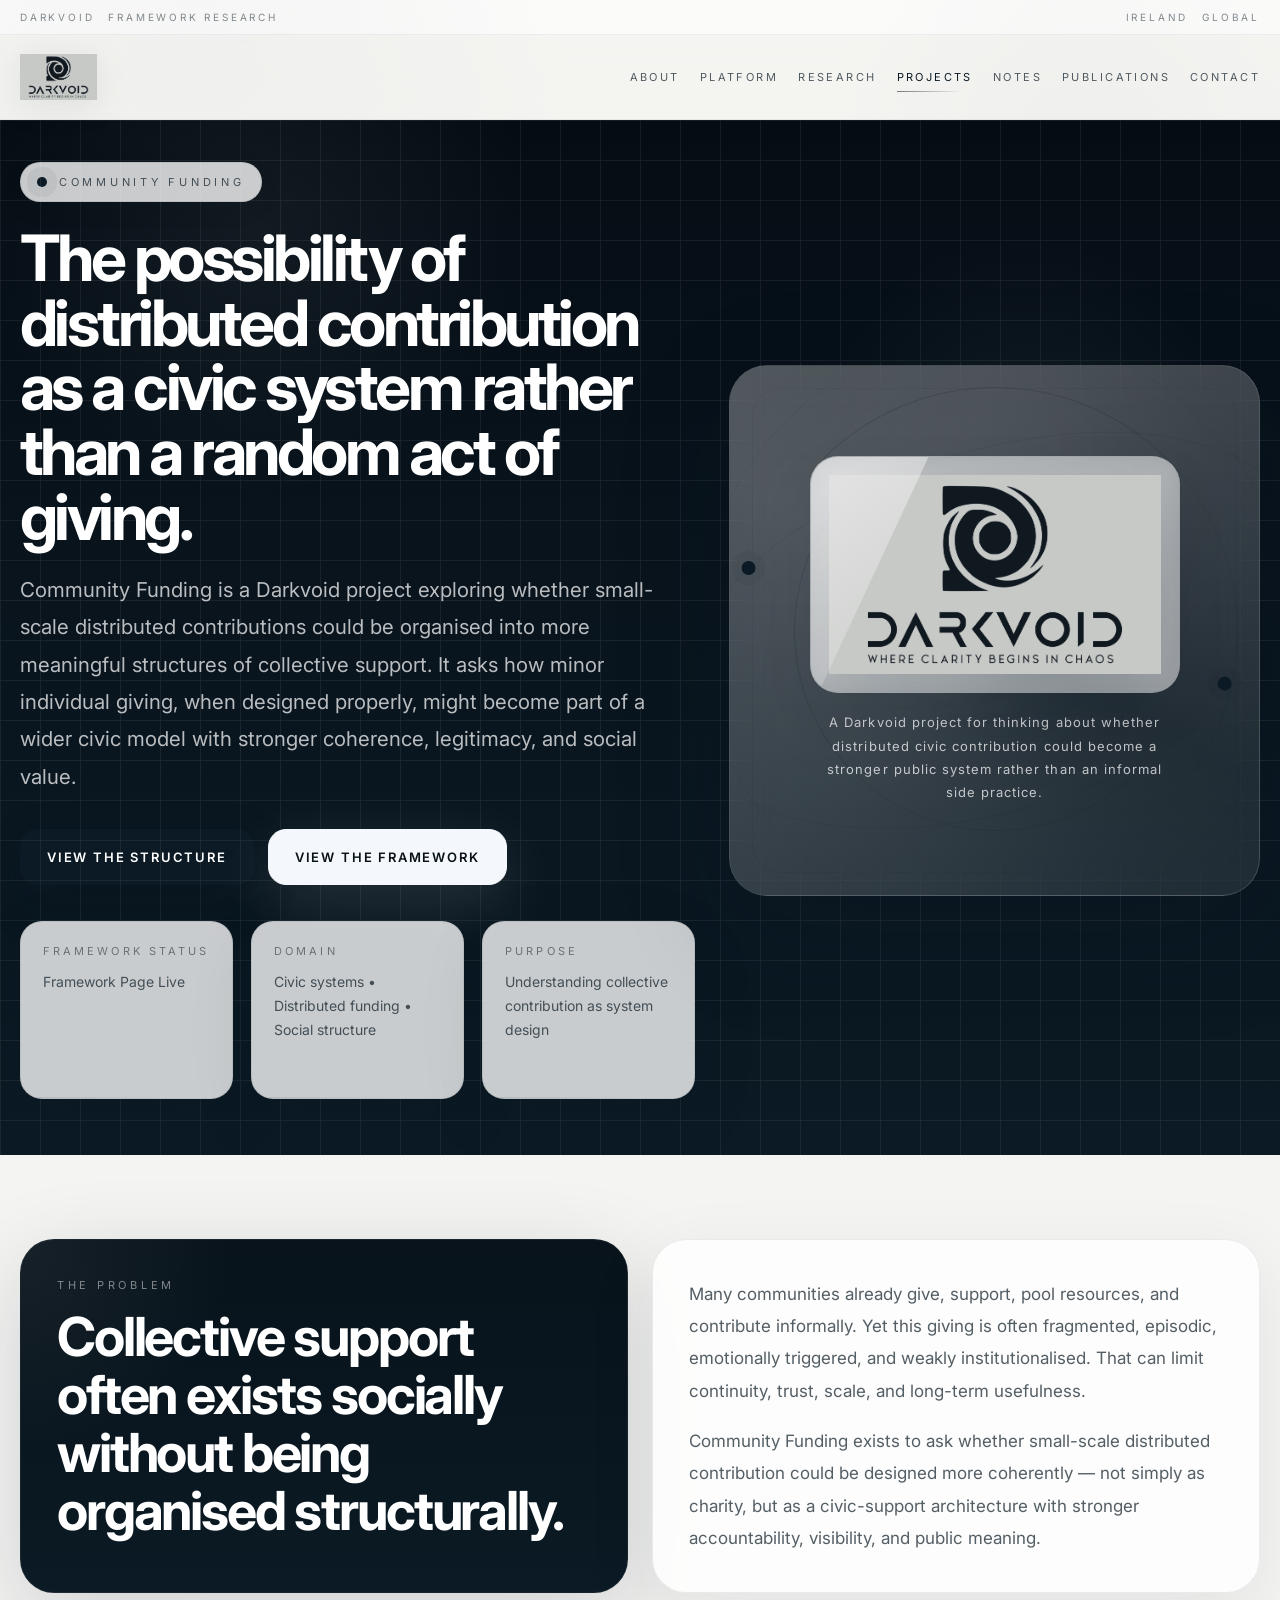
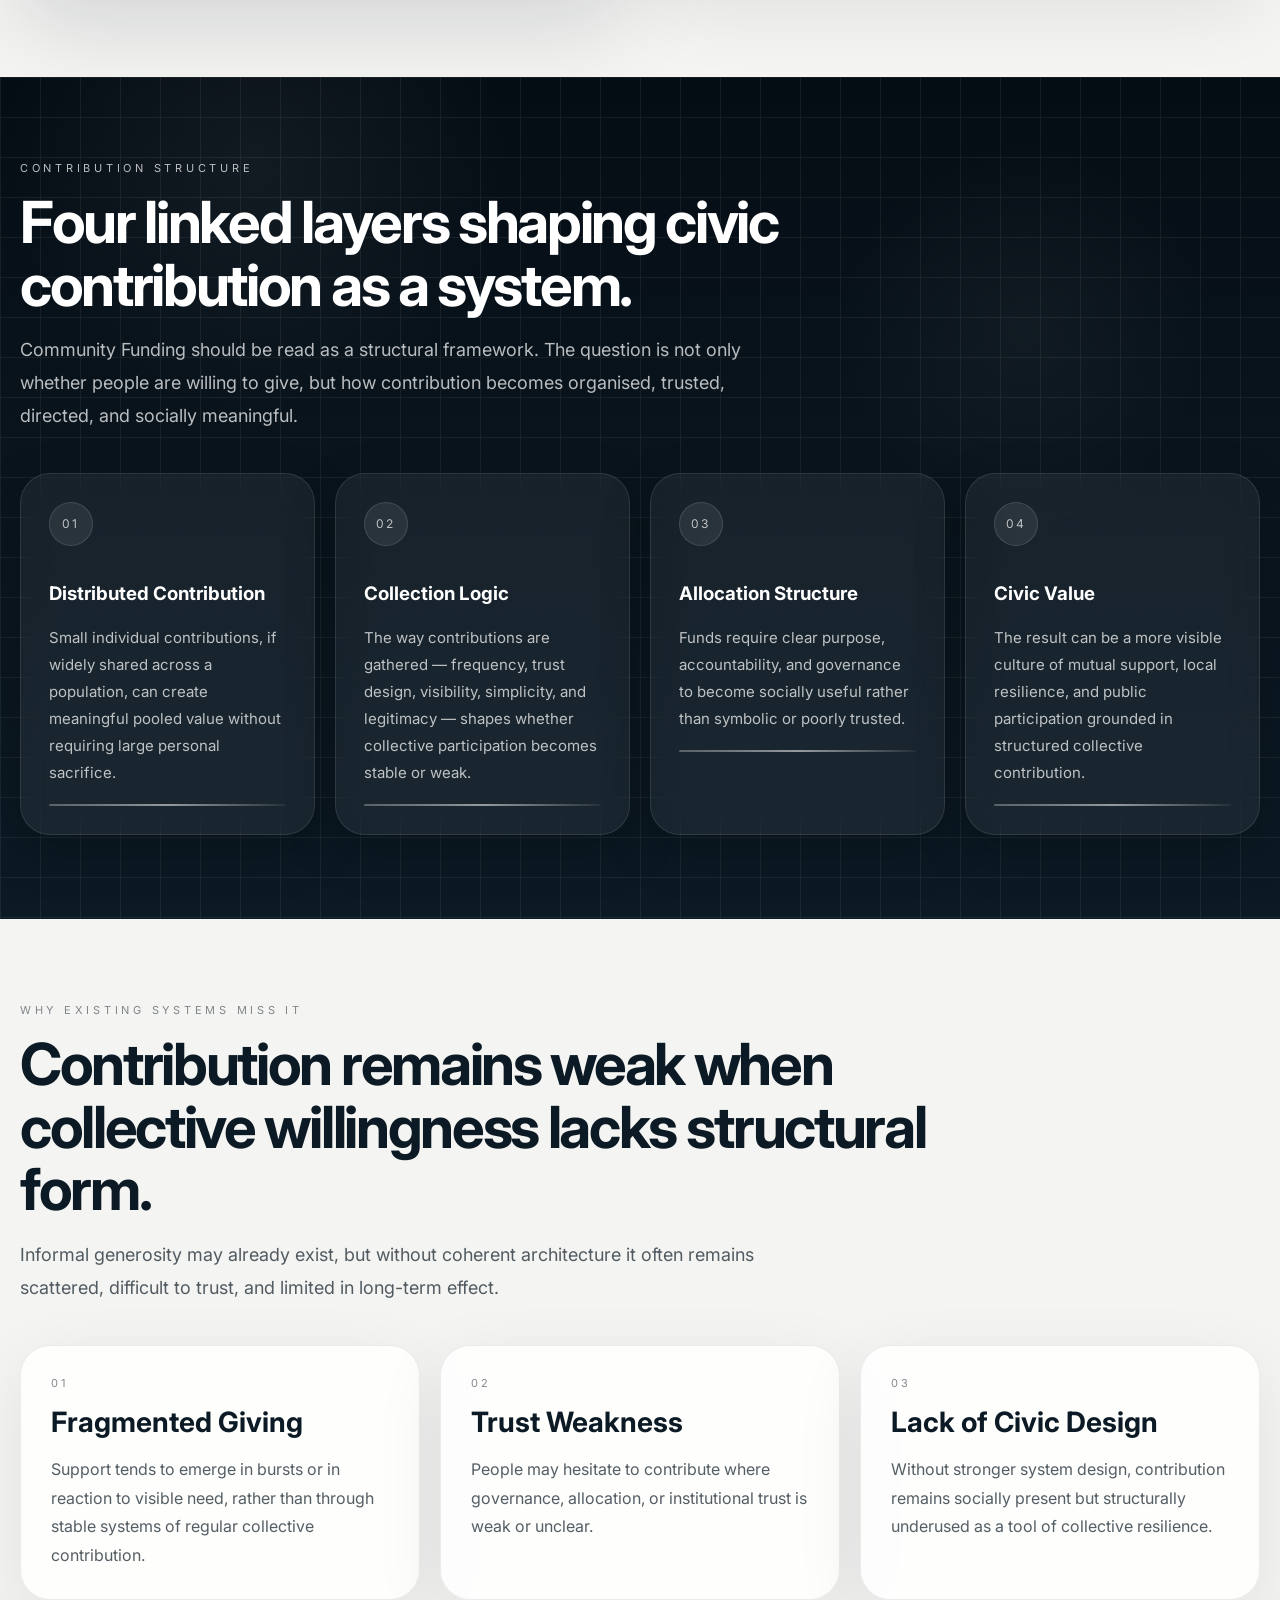
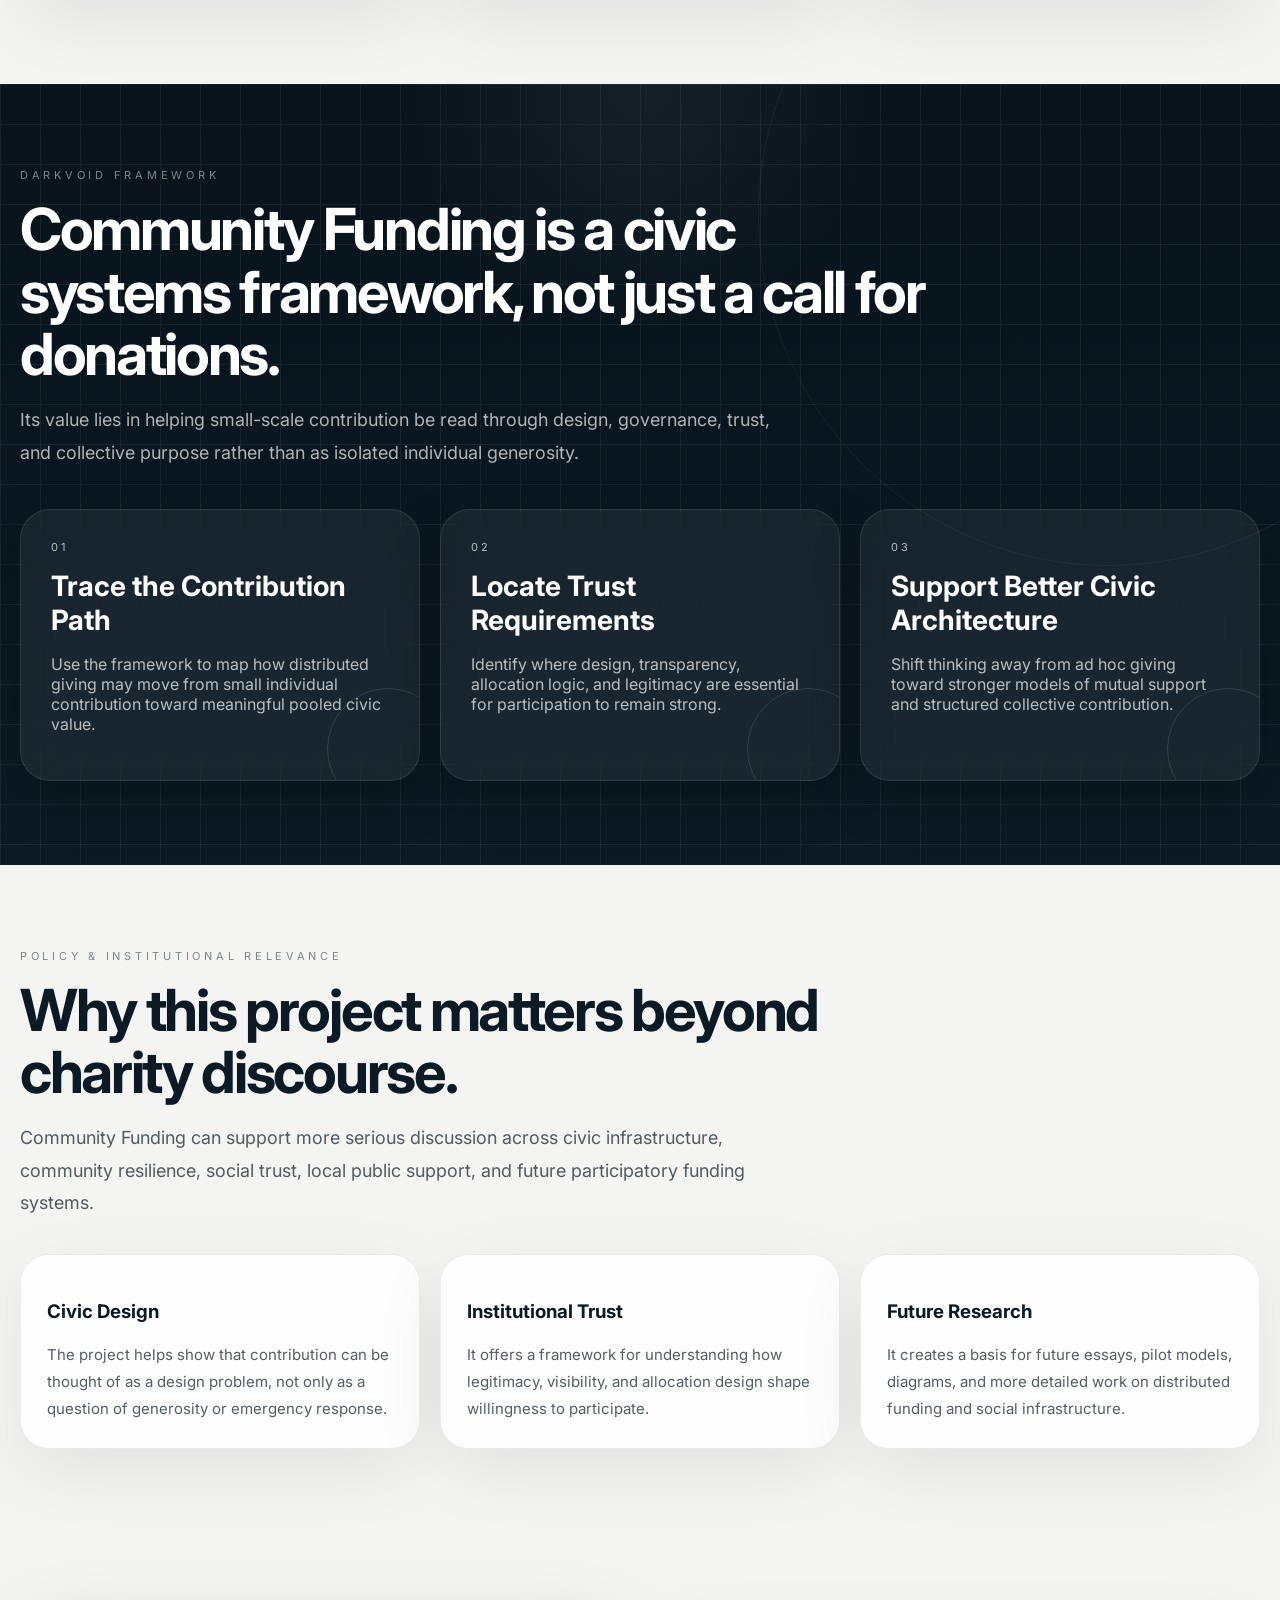
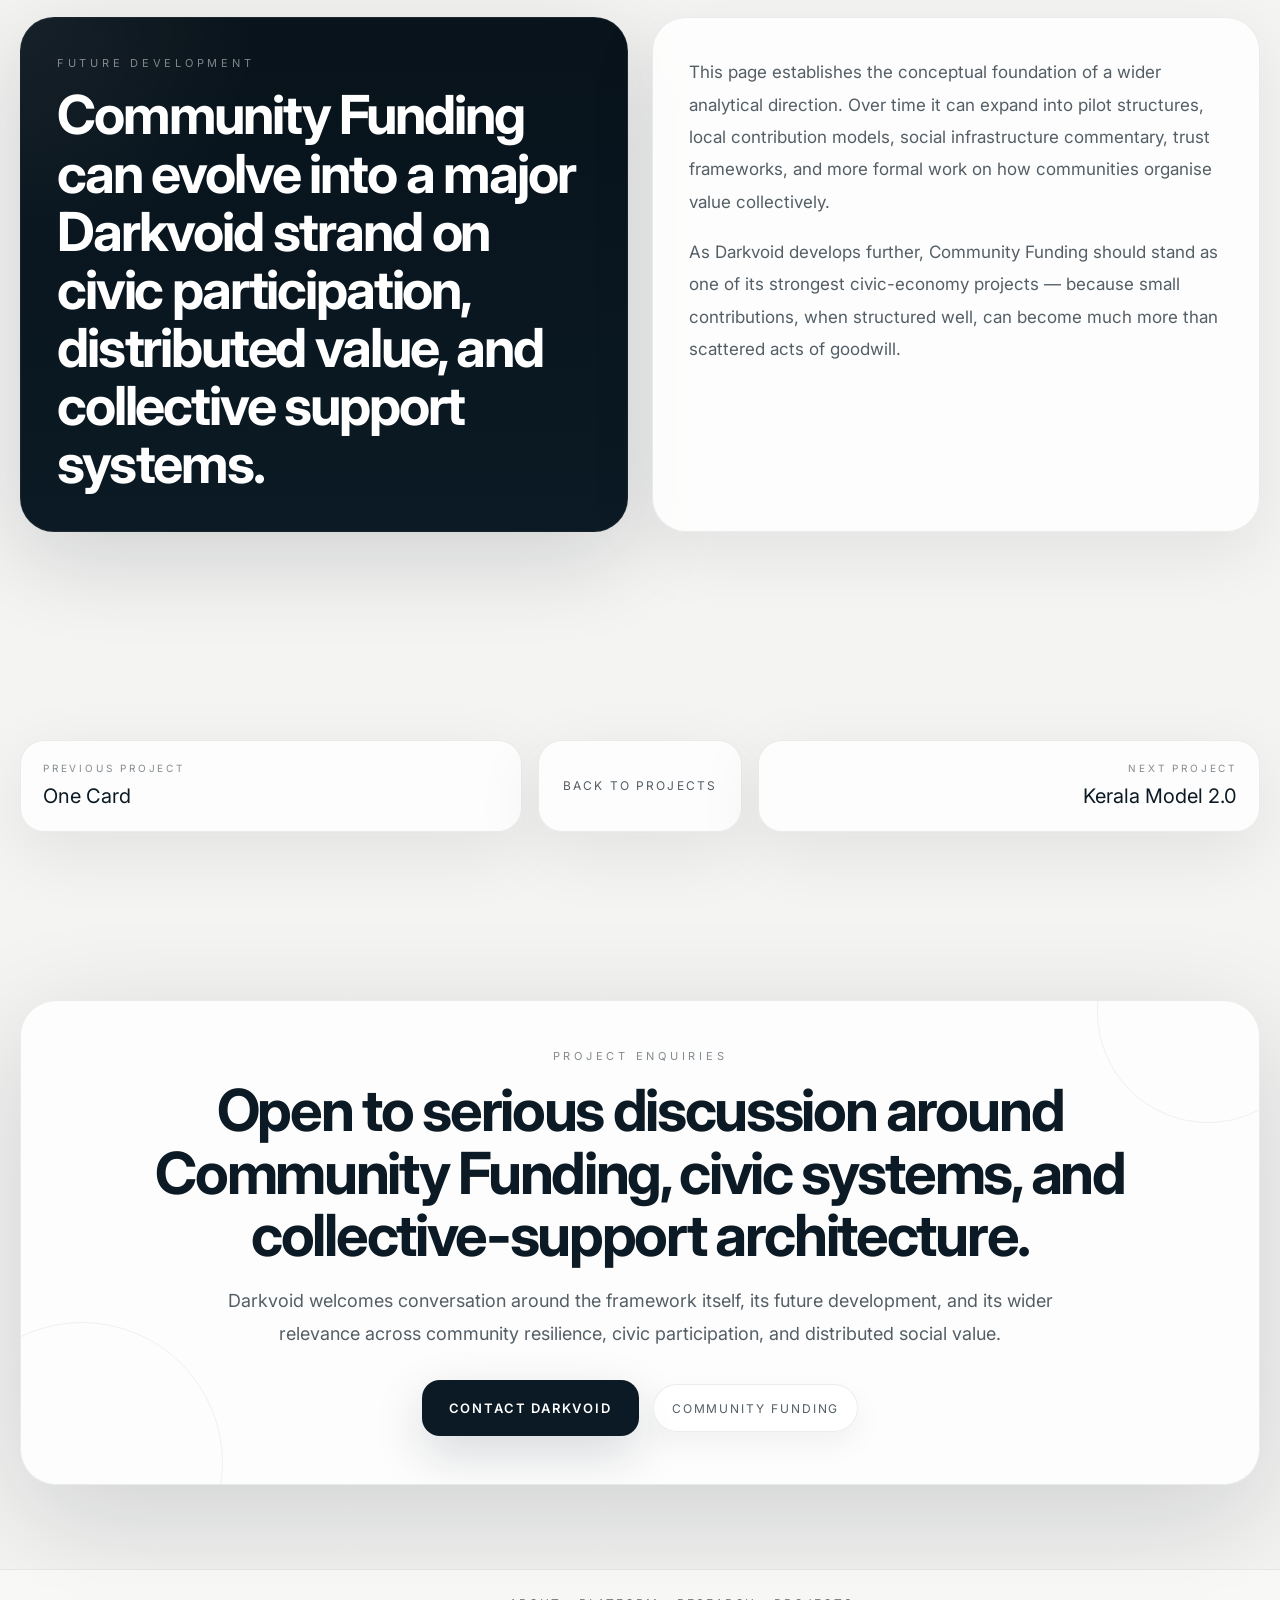
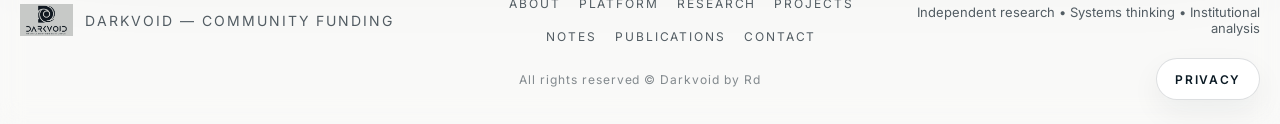
<file: community-funding.html>
<!DOCTYPE html>
<html lang="en">
<head>
  <meta charset="UTF-8" />
  <meta name="viewport" content="width=device-width, initial-scale=1.0" />
  <title>Community Funding | Darkvoid</title>
  <link rel="canonical" href="https://darkvoid.ie/community-funding.html" />
  <meta name="description" content="Community Funding — a Darkvoid project exploring how distributed small-scale contributions could be organised into meaningful structures of collective support and civic value." />

  <meta property="og:title" content="Community Funding | Darkvoid" />
  <meta property="og:description" content="A Darkvoid project exploring how distributed small-scale contributions could be organised into meaningful structures of collective support and civic value." />
  <meta property="og:type" content="website" />
  <meta property="og:url" content="https://darkvoid.ie/community-funding.html" />
  <meta property="og:image" content="https://darkvoid.ie/logo.png" />

  <meta name="twitter:card" content="summary_large_image" />
  <meta name="twitter:title" content="Community Funding | Darkvoid" />
  <meta name="twitter:description" content="A Darkvoid project exploring how distributed small-scale contributions could be organised into meaningful structures of collective support and civic value." />
  <meta name="twitter:image" content="https://darkvoid.ie/logo.png" />

  <link rel="icon" type="image/png" href="/favicon-96x96.png" sizes="96x96" />
  <link rel="icon" type="image/svg+xml" href="/favicon.svg" />
  <link rel="shortcut icon" href="/favicon.ico" />
  <link rel="apple-touch-icon" sizes="180x180" href="/apple-touch-icon.png" />
  <meta name="apple-mobile-web-app-title" content="DarkVoid" />
  <link rel="manifest" href="/site.webmanifest" />

  <link rel="preconnect" href="https://fonts.googleapis.com">
  <link rel="preconnect" href="https://fonts.gstatic.com" crossorigin>
  <link href="https://fonts.googleapis.com/css2?family=Inter:wght@300;400;500;600;700;800&display=swap" rel="stylesheet">
  <link rel="stylesheet" href="style.css">

  <style>
    .project-hero-dark .visual{
      background:linear-gradient(180deg, rgba(255,255,255,.16), rgba(255,255,255,.08));
      border-color:rgba(255,255,255,.18);
    }

    .project-hero-dark .btn-light{
      background:#f4f7fb;
      color:#081018;
      border-color:#f4f7fb;
      box-shadow:0 18px 60px rgba(255,255,255,.12);
    }

    .project-hero-dark .btn-light:hover{
      transform:translateY(-2px);
    }

    .project-dark{
      position:relative;
      color:#fff;
      background:
        radial-gradient(circle at 20% 10%, rgba(255,255,255,.05), transparent 20%),
        radial-gradient(circle at 80% 30%, rgba(255,255,255,.04), transparent 16%),
        linear-gradient(180deg, #050d14 0%, #09141d 46%, #0b1a24 100%);
      overflow:hidden;
    }

    .project-dark::before{
      content:"";
      position:absolute;
      inset:0;
      opacity:.08;
      background-image:
        linear-gradient(rgba(255,255,255,.8) 1px, transparent 1px),
        linear-gradient(90deg, rgba(255,255,255,.8) 1px, transparent 1px);
      background-size:40px 40px;
      pointer-events:none;
    }

    .project-dark .section-label,
    .project-dark .section-head p,
    .project-dark p{color:rgba(255,255,255,.72)}

    .project-dark h1,
    .project-dark h2,
    .project-dark h3{color:#fff}

    .funding-grid{
      margin-top:40px;
      display:grid;
      grid-template-columns:repeat(4,1fr);
      gap:20px;
    }

    .funding-stage{
      position:relative;
      overflow:hidden;
      border-radius:30px;
      padding:28px;
      background:rgba(255,255,255,.06);
      border:1px solid rgba(255,255,255,.10);
      box-shadow:0 18px 50px rgba(0,0,0,.22);
      backdrop-filter:blur(16px);
      transition:transform .25s ease, background .25s ease;
    }

    .funding-stage:hover{
      transform:translateY(-4px);
      background:rgba(255,255,255,.09);
    }

    .funding-stage-number{
      display:inline-flex;
      width:44px;
      height:44px;
      align-items:center;
      justify-content:center;
      border-radius:999px;
      background:rgba(255,255,255,.08);
      border:1px solid rgba(255,255,255,.12);
      font-size:12px;
      letter-spacing:.18em;
      color:rgba(255,255,255,.7);
      margin-bottom:18px;
    }

    .funding-stage p{
      color:rgba(255,255,255,.72);
      font-size:15px;
      line-height:1.8;
    }

    .funding-line{
      position:relative;
      margin-top:18px;
      height:2px;
      background:linear-gradient(90deg, rgba(255,255,255,.28), rgba(255,255,255,.05));
      border-radius:999px;
      overflow:hidden;
    }

    .funding-line::after{
      content:"";
      position:absolute;
      inset:0;
      background:linear-gradient(90deg, transparent, rgba(255,255,255,.45), transparent);
      animation:fundingFlow 6s linear infinite;
    }

    .funding-notes{
      margin-top:34px;
      display:grid;
      grid-template-columns:repeat(3,1fr);
      gap:20px;
    }

    .funding-note{
      border-radius:28px;
      padding:26px;
      background:rgba(255,255,255,.82);
      border:1px solid rgba(11,26,36,.08);
      box-shadow:var(--shadow);
    }

    .funding-note p{
      margin:12px 0 0;
      font-size:15px;
      line-height:1.8;
      color:var(--muted);
    }

    .footer-bottom-elite{
      padding:0 0 24px;
      display:grid;
      grid-template-columns:1fr auto 1fr;
      align-items:center;
      gap:16px;
    }

    .footer-bottom-center{
      justify-self:center;
      font-size:12px;
      letter-spacing:.08em;
      color:var(--muted2);
      text-align:center;
    }

    .footer-bottom-right{
      justify-self:end;
    }

    .privacy-link{
      display:inline-flex;
      align-items:center;
      justify-content:center;
      min-height:42px;
      padding:0 18px;
      border-radius:999px;
      border:1px solid rgba(11,26,36,.14);
      background:rgba(255,255,255,.90);
      color:var(--text);
      font-size:12px;
      font-weight:600;
      letter-spacing:.14em;
      text-transform:uppercase;
      box-shadow:0 12px 30px rgba(11,26,36,.06);
      transition:.22s ease;
    }

    .privacy-link:hover{
      transform:translateY(-2px);
      box-shadow:0 16px 36px rgba(11,26,36,.10);
    }

    @keyframes fundingFlow{
      0%{transform:translateX(-120%)}
      100%{transform:translateX(120%)}
    }

    @media (max-width:1080px){
      .funding-grid,
      .funding-notes{grid-template-columns:1fr 1fr}
    }

    @media (max-width:900px){
      .footer-bottom-elite{
        grid-template-columns:1fr;
      }

      .footer-bottom-center,
      .footer-bottom-right{
        justify-self:center;
      }
    }

    @media (max-width:760px){
      .funding-grid,
      .funding-notes{grid-template-columns:1fr}
    }
  </style>
</head>
<body>
  <div class="bg"></div>
  <div class="grid"></div>
  <div class="ambient"></div>

  <div class="signal-bar">
    <div class="container signal-inner">
      <div class="signal-left">
        <span>Darkvoid</span>
        <span>Framework Research</span>
      </div>
      <div class="signal-right">
        <span>Ireland</span>
        <span>Global</span>
      </div>
    </div>
  </div>

  <header class="nav">
    <div class="container nav-inner">
      <a href="index.html" class="brand">
        <img src="logo.png" alt="Darkvoid logo">
      </a>

      <nav class="nav-links">
        <a href="index.html#about">About</a>
        <a href="platform.html">Platform</a>
        <a href="research.html">Research</a>
        <a href="projects.html" class="active">Projects</a>
        <a href="notes.html">Notes</a>
        <a href="publications.html">Publications</a>
        <a href="contact.html#contact-form">Contact</a>
      </nav>
    </div>
  </header>

  <main>
    <section class="hero project-dark project-hero-dark" id="home">
      <div class="container hero-grid">
        <div class="hero-content reveal">
          <div class="eyebrow">
            <span class="dot"></span>
            <span>Community Funding</span>
          </div>

          <h1>
            The possibility of distributed contribution as a civic system rather than a random act of giving.
          </h1>

          <p class="hero-text">
            Community Funding is a Darkvoid project exploring whether small-scale distributed contributions could be organised into more meaningful structures of collective support. It asks how minor individual giving, when designed properly, might become part of a wider civic model with stronger coherence, legitimacy, and social value.
          </p>

          <div class="hero-actions">
            <a href="#funding-chain" class="btn btn-dark">View the Structure</a>
            <a href="#framework" class="btn btn-light">View the Framework</a>
          </div>

          <div class="hero-stats">
            <div class="stat">
              <span class="label">Framework Status</span>
              <span class="value">Framework Page Live</span>
            </div>
            <div class="stat">
              <span class="label">Domain</span>
              <span class="value">Civic systems • Distributed funding • Social structure</span>
            </div>
            <div class="stat">
              <span class="label">Purpose</span>
              <span class="value">Understanding collective contribution as system design</span>
            </div>
          </div>
        </div>

        <div class="hero-visual reveal">
          <div class="visual">
            <div class="halo"></div>
            <div class="ring ring1"></div>
            <div class="ring ring2"></div>
            <div class="ring ring3"></div>
            <div class="ring-soft"></div>
            <div class="orbit-line"></div>

            <div class="logo-panel">
              <div class="logo-wrap">
                <img src="logo.png" class="hero-logo" alt="Community Funding">
              </div>
              <p class="panel-text">
                A Darkvoid project for thinking about whether distributed civic contribution could become a stronger public system rather than an informal side practice.
              </p>
            </div>
          </div>
        </div>
      </div>
    </section>

    <section class="section" id="problem">
      <div class="container two-col">
        <div class="panel panel-dark reveal">
          <div class="section-label">The Problem</div>
          <h2>
            Collective support often exists socially without being organised structurally.
          </h2>
        </div>

        <div class="panel panel-light reveal">
          <p>
            Many communities already give, support, pool resources, and contribute informally. Yet this giving is often fragmented, episodic, emotionally triggered, and weakly institutionalised. That can limit continuity, trust, scale, and long-term usefulness.
          </p>
          <p>
            Community Funding exists to ask whether small-scale distributed contribution could be designed more coherently — not simply as charity, but as a civic-support architecture with stronger accountability, visibility, and public meaning.
          </p>
        </div>
      </div>
    </section>

    <section class="section project-dark" id="funding-chain">
      <div class="container">
        <div class="section-head reveal">
          <div class="section-label">Contribution Structure</div>
          <h2>Four linked layers shaping civic contribution as a system.</h2>
          <p>
            Community Funding should be read as a structural framework. The question is not only whether people are willing to give, but how contribution becomes organised, trusted, directed, and socially meaningful.
          </p>
        </div>

        <div class="funding-grid">
          <div class="funding-stage reveal">
            <div class="funding-stage-number">01</div>
            <h3>Distributed Contribution</h3>
            <p>
              Small individual contributions, if widely shared across a population, can create meaningful pooled value without requiring large personal sacrifice.
            </p>
            <div class="funding-line"></div>
          </div>

          <div class="funding-stage reveal">
            <div class="funding-stage-number">02</div>
            <h3>Collection Logic</h3>
            <p>
              The way contributions are gathered — frequency, trust design, visibility, simplicity, and legitimacy — shapes whether collective participation becomes stable or weak.
            </p>
            <div class="funding-line"></div>
          </div>

          <div class="funding-stage reveal">
            <div class="funding-stage-number">03</div>
            <h3>Allocation Structure</h3>
            <p>
              Funds require clear purpose, accountability, and governance to become socially useful rather than symbolic or poorly trusted.
            </p>
            <div class="funding-line"></div>
          </div>

          <div class="funding-stage reveal">
            <div class="funding-stage-number">04</div>
            <h3>Civic Value</h3>
            <p>
              The result can be a more visible culture of mutual support, local resilience, and public participation grounded in structured collective contribution.
            </p>
            <div class="funding-line"></div>
          </div>
        </div>
      </div>
    </section>

    <section class="section" id="why-missed">
      <div class="container">
        <div class="section-head reveal">
          <div class="section-label">Why Existing Systems Miss It</div>
          <h2>Contribution remains weak when collective willingness lacks structural form.</h2>
          <p>
            Informal generosity may already exist, but without coherent architecture it often remains scattered, difficult to trust, and limited in long-term effect.
          </p>
        </div>

        <div class="cards">
          <div class="card reveal">
            <div class="card-number">01</div>
            <h3>Fragmented Giving</h3>
            <p>
              Support tends to emerge in bursts or in reaction to visible need, rather than through stable systems of regular collective contribution.
            </p>
          </div>

          <div class="card reveal">
            <div class="card-number">02</div>
            <h3>Trust Weakness</h3>
            <p>
              People may hesitate to contribute where governance, allocation, or institutional trust is weak or unclear.
            </p>
          </div>

          <div class="card reveal">
            <div class="card-number">03</div>
            <h3>Lack of Civic Design</h3>
            <p>
              Without stronger system design, contribution remains socially present but structurally underused as a tool of collective resilience.
            </p>
          </div>
        </div>
      </div>
    </section>

    <section class="section dark-section" id="framework">
      <div class="container">
        <div class="section-head reveal">
          <div class="section-label">Darkvoid Framework</div>
          <h2>Community Funding is a civic systems framework, not just a call for donations.</h2>
          <p>
            Its value lies in helping small-scale contribution be read through design, governance, trust, and collective purpose rather than as isolated individual generosity.
          </p>
        </div>

        <div class="cards">
          <div class="glass-card reveal">
            <div class="card-number">01</div>
            <h3>Trace the Contribution Path</h3>
            <p>
              Use the framework to map how distributed giving may move from small individual contribution toward meaningful pooled civic value.
            </p>
          </div>

          <div class="glass-card reveal">
            <div class="card-number">02</div>
            <h3>Locate Trust Requirements</h3>
            <p>
              Identify where design, transparency, allocation logic, and legitimacy are essential for participation to remain strong.
            </p>
          </div>

          <div class="glass-card reveal">
            <div class="card-number">03</div>
            <h3>Support Better Civic Architecture</h3>
            <p>
              Shift thinking away from ad hoc giving toward stronger models of mutual support and structured collective contribution.
            </p>
          </div>
        </div>
      </div>
    </section>

    <section class="section" id="policy-relevance">
      <div class="container">
        <div class="section-head reveal">
          <div class="section-label">Policy & Institutional Relevance</div>
          <h2>Why this project matters beyond charity discourse.</h2>
          <p>
            Community Funding can support more serious discussion across civic infrastructure, community resilience, social trust, local public support, and future participatory funding systems.
          </p>
        </div>

        <div class="funding-notes">
          <div class="funding-note reveal">
            <h3>Civic Design</h3>
            <p>
              The project helps show that contribution can be thought of as a design problem, not only as a question of generosity or emergency response.
            </p>
          </div>

          <div class="funding-note reveal">
            <h3>Institutional Trust</h3>
            <p>
              It offers a framework for understanding how legitimacy, visibility, and allocation design shape willingness to participate.
            </p>
          </div>

          <div class="funding-note reveal">
            <h3>Future Research</h3>
            <p>
              It creates a basis for future essays, pilot models, diagrams, and more detailed work on distributed funding and social infrastructure.
            </p>
          </div>
        </div>
      </div>
    </section>

    <section class="section" id="future-development">
      <div class="container two-col">
        <div class="panel panel-dark reveal">
          <div class="section-label">Future Development</div>
          <h2>
            Community Funding can evolve into a major Darkvoid strand on civic participation, distributed value, and collective support systems.
          </h2>
        </div>

        <div class="panel panel-light reveal">
          <p>
            This page establishes the conceptual foundation of a wider analytical direction. Over time it can expand into pilot structures, local contribution models, social infrastructure commentary, trust frameworks, and more formal work on how communities organise value collectively.
          </p>
          <p>
            As Darkvoid develops further, Community Funding should stand as one of its strongest civic-economy projects — because small contributions, when structured well, can become much more than scattered acts of goodwill.
          </p>
        </div>
      </div>
    </section>

    <section class="section" id="project-nav">
      <div class="container">
        <div class="project-nav reveal">
          <a href="one-card.html" class="project-nav-link">
            <span class="project-nav-label">Previous Project</span>
            <span class="project-nav-title">One Card</span>
          </a>

          <a href="projects.html" class="project-nav-center">
            Back to Projects
          </a>

          <a href="kerala-model-2.html" class="project-nav-link align-right">
            <span class="project-nav-label">Next Project</span>
            <span class="project-nav-title">Kerala Model 2.0</span>
          </a>
        </div>
      </div>
    </section>

    <section class="section" id="contact-strip">
      <div class="container">
        <div class="contact-panel reveal">
          <div class="section-label">Project Enquiries</div>
          <h2>Open to serious discussion around Community Funding, civic systems, and collective-support architecture.</h2>
          <p>
            Darkvoid welcomes conversation around the framework itself, its future development, and its wider relevance across community resilience, civic participation, and distributed social value.
          </p>

          <div class="contact-actions">
            <a href="contact.html#contact-form" class="btn btn-dark">Contact Darkvoid</a>
            <div class="pill">Community Funding</div>
          </div>
        </div>
      </div>
    </section>
  </main>

  <footer class="footer">
    <div class="container footer-inner footer-grid">
      <div class="footer-brand">
        <img src="logo.png" alt="Darkvoid mark">
        <span>DARKVOID — Community Funding</span>
      </div>

      <nav class="footer-links">
        <a href="index.html#about">About</a>
        <a href="platform.html">Platform</a>
        <a href="research.html">Research</a>
        <a href="projects.html">Projects</a>
        <a href="notes.html">Notes</a>
        <a href="publications.html">Publications</a>
        <a href="contact.html#contact-form">Contact</a>
      </nav>

      <div class="footer-meta">
        Independent research • Systems thinking • Institutional analysis
      </div>
    </div>

    <div class="container footer-bottom-elite">
      <div></div>
      <div class="footer-bottom-center">All rights reserved © Darkvoid by Rd</div>
      <div class="footer-bottom-right">
        <a href="privacy.html" class="privacy-link">Privacy</a>
      </div>
    </div>
  </footer>

  <script src="script.js"></script>
</body>
</html>
</file>
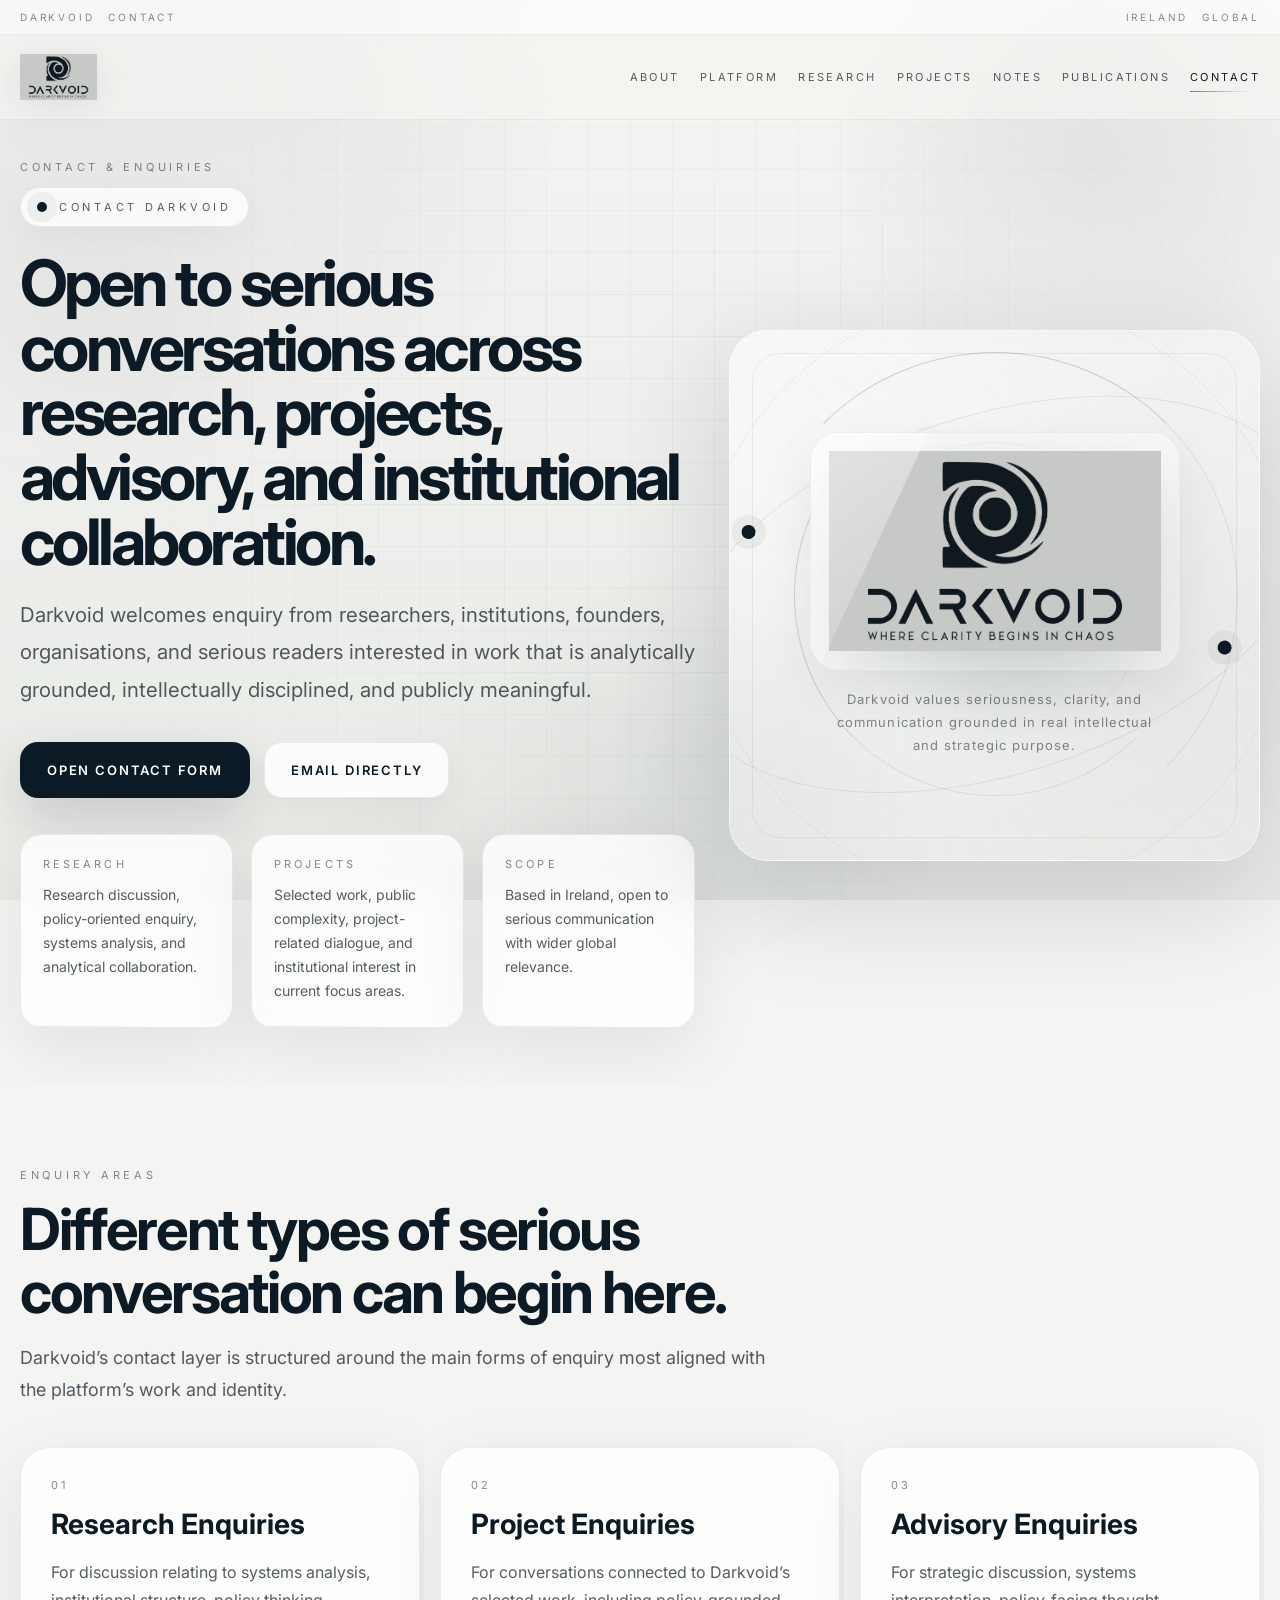
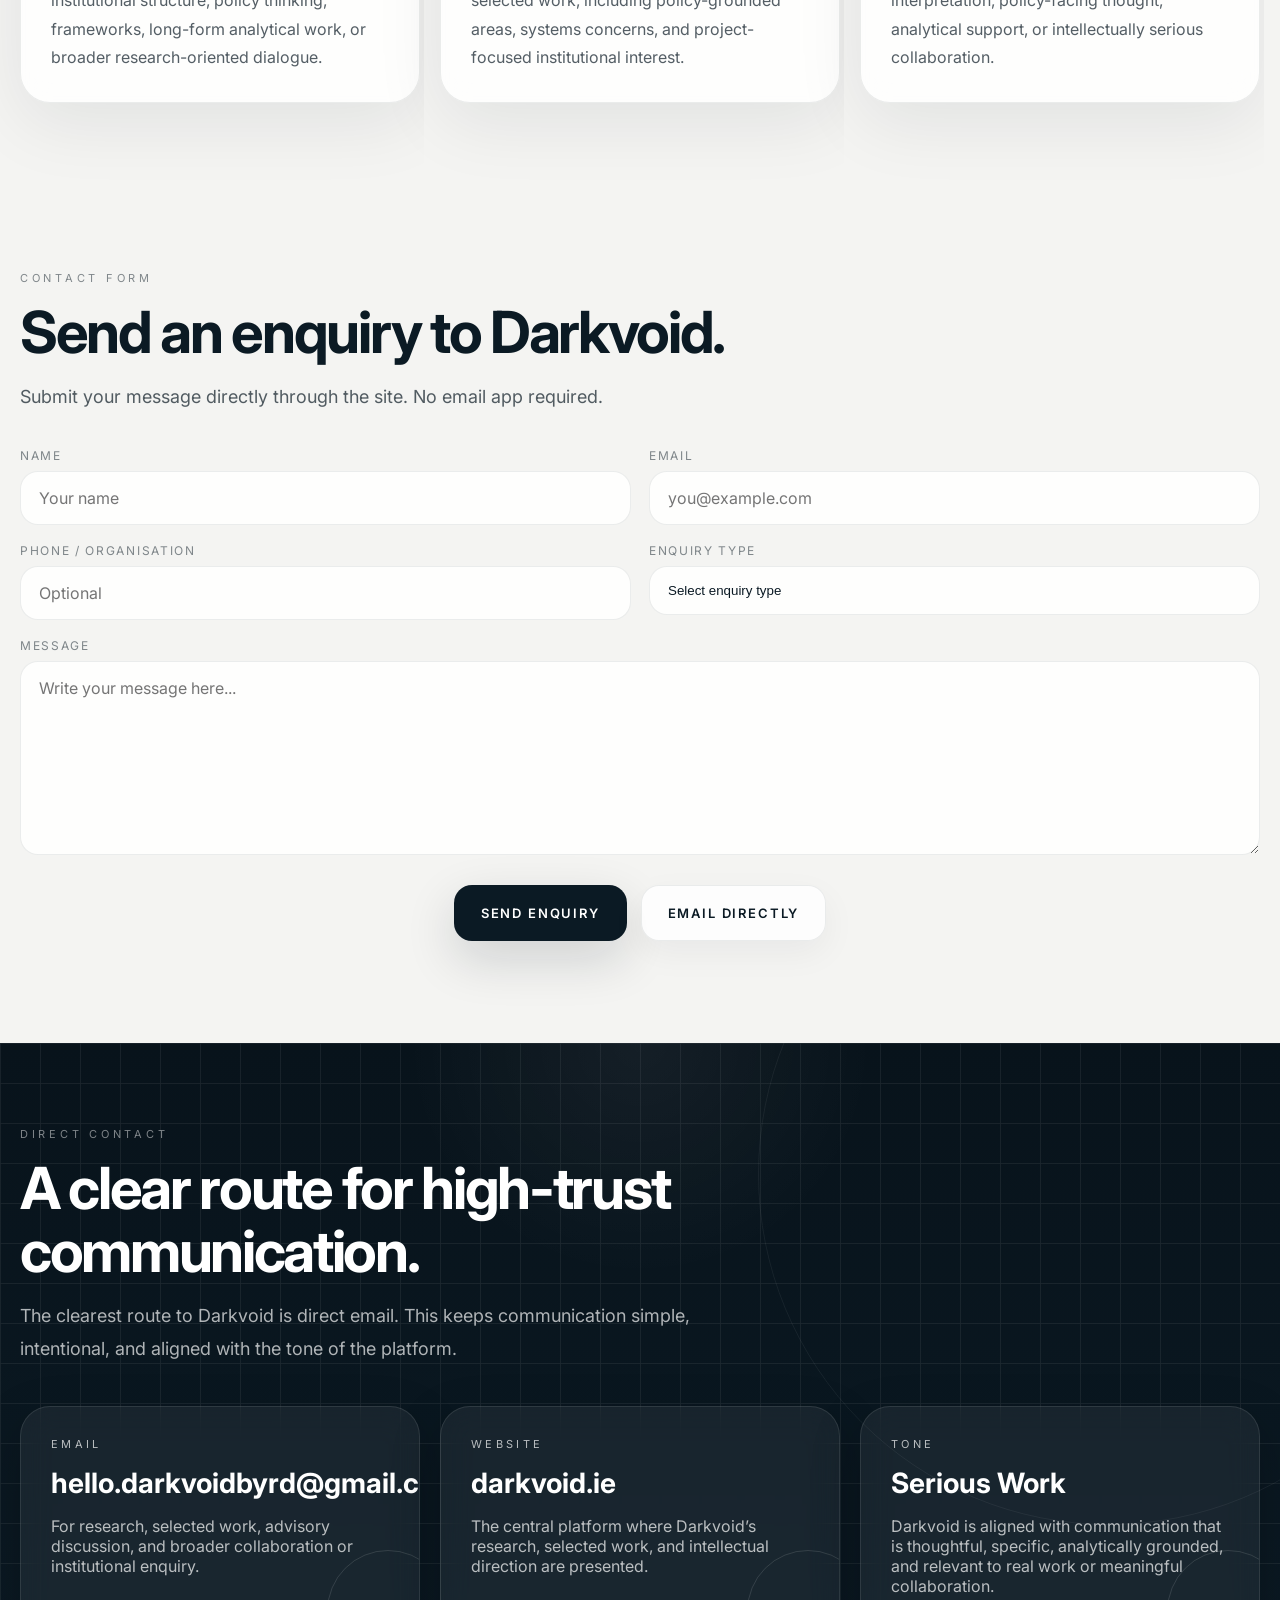
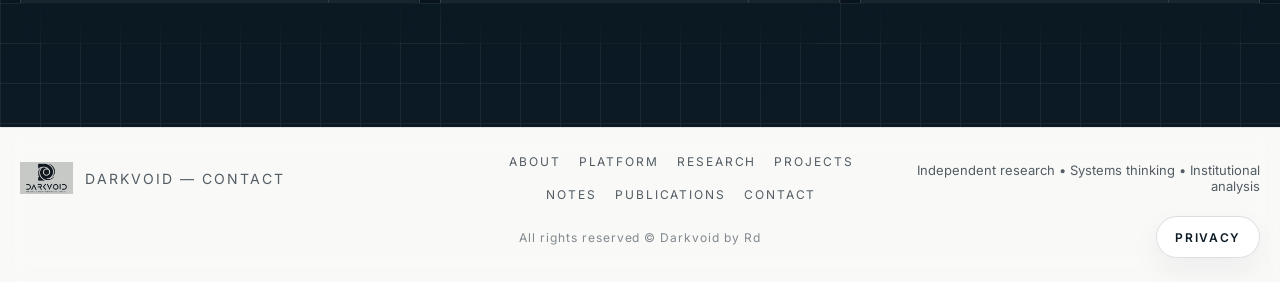
<file: contact.html>
<!DOCTYPE html>
<html lang="en">
<head>
  <meta charset="UTF-8" />
  <meta name="viewport" content="width=device-width, initial-scale=1.0" />

  <title>Contact | Darkvoid</title>

  <link rel="canonical" href="https://darkvoid.ie/contact.html" />

  <meta name="description" content="Contact Darkvoid regarding research discussions, collaboration, project dialogue, or institutional engagement." />

  <meta property="og:title" content="Contact Darkvoid" />
  <meta property="og:description" content="Contact Darkvoid regarding research discussions, collaboration, project dialogue, or institutional engagement." />
  <meta property="og:type" content="website" />
  <meta property="og:url" content="https://darkvoid.ie/contact.html" />
  <meta property="og:image" content="https://darkvoid.ie/logo.png" />

  <meta name="twitter:card" content="summary_large_image" />
  <meta name="twitter:title" content="Contact Darkvoid" />
  <meta name="twitter:description" content="Contact Darkvoid regarding research discussions, collaboration, project dialogue, or institutional engagement." />
  <meta name="twitter:image" content="https://darkvoid.ie/logo.png" />

  <link rel="icon" type="image/png" href="/favicon-96x96.png" sizes="96x96" />
  <link rel="icon" type="image/svg+xml" href="/favicon.svg" />
  <link rel="shortcut icon" href="/favicon.ico" />
  <link rel="apple-touch-icon" sizes="180x180" href="/apple-touch-icon.png" />
  <meta name="apple-mobile-web-app-title" content="DarkVoid" />
  <link rel="manifest" href="/site.webmanifest" />

  <link rel="preconnect" href="https://fonts.googleapis.com">
  <link rel="preconnect" href="https://fonts.gstatic.com" crossorigin>
  <link href="https://fonts.googleapis.com/css2?family=Inter:wght@300;400;500;600;700;800&display=swap" rel="stylesheet">

  <link rel="stylesheet" href="style.css">

  <style>
    .footer-bottom-elite{
      padding:0 0 24px;
      display:grid;
      grid-template-columns:1fr auto 1fr;
      align-items:center;
      gap:16px;
    }

    .footer-bottom-center{
      justify-self:center;
      font-size:12px;
      letter-spacing:.08em;
      color:var(--muted2);
      text-align:center;
    }

    .footer-bottom-right{
      justify-self:end;
    }

    .privacy-link{
      display:inline-flex;
      align-items:center;
      justify-content:center;
      min-height:42px;
      padding:0 18px;
      border-radius:999px;
      border:1px solid rgba(11,26,36,.14);
      background:rgba(255,255,255,.90);
      color:var(--text);
      font-size:12px;
      font-weight:600;
      letter-spacing:.14em;
      text-transform:uppercase;
      box-shadow:0 12px 30px rgba(11,26,36,.06);
      transition:.22s ease;
    }

    .privacy-link:hover{
      transform:translateY(-2px);
      box-shadow:0 16px 36px rgba(11,26,36,.10);
    }

    .contact-form-shell{
      margin-top:34px;
    }

    .contact-form select{
      width:100%;
      border:1px solid var(--line);
      background:rgba(255,255,255,.85);
      border-radius:18px;
      padding:16px 18px;
      color:var(--text);
      outline:none;
      appearance:none;
      -webkit-appearance:none;
      -moz-appearance:none;
    }

    .contact-form select:focus{
      border-color:rgba(11,26,36,.22);
      box-shadow:0 0 0 4px rgba(11,26,36,.05);
    }

    @media (max-width:900px){
      .footer-bottom-elite{
        grid-template-columns:1fr;
      }

      .footer-bottom-center,
      .footer-bottom-right{
        justify-self:center;
      }
    }
  </style>
</head>
<body>

  <div class="bg"></div>
  <div class="grid"></div>
  <div class="ambient"></div>

  <div class="signal-bar">
    <div class="container signal-inner">
      <div class="signal-left">
        <span>Darkvoid</span>
        <span>Contact</span>
      </div>

      <div class="signal-right">
        <span>Ireland</span>
        <span>Global</span>
      </div>
    </div>
  </div>

  <header class="nav">
    <div class="container nav-inner">
      <a href="index.html" class="brand">
        <img src="logo.png" alt="Darkvoid logo">
      </a>

      <nav class="nav-links">
        <a href="index.html#about">About</a>
        <a href="platform.html">Platform</a>
        <a href="research.html">Research</a>
        <a href="projects.html">Projects</a>
        <a href="notes.html">Notes</a>
        <a href="publications.html">Publications</a>
        <a href="contact.html#contact-form" class="active">Contact</a>
      </nav>
    </div>
  </header>

  <main>

    <section class="hero" id="home">
      <div class="container hero-grid">

        <div class="hero-content reveal">
          <p class="hero-kicker">Contact &amp; Enquiries</p>

          <div class="eyebrow">
            <span class="dot"></span>
            <span>Contact Darkvoid</span>
          </div>

          <h1>
            Open to serious conversations across research, projects, advisory, and institutional collaboration.
          </h1>

          <p class="hero-text">
            Darkvoid welcomes enquiry from researchers, institutions, founders, organisations, and serious readers interested in work that is analytically grounded, intellectually disciplined, and publicly meaningful.
          </p>

          <div class="hero-actions">
            <a href="#contact-form" class="btn btn-dark">Open Contact Form</a>
            <a href="mailto:hello.darkvoidbyrd@gmail.com" class="btn btn-light">Email Directly</a>
          </div>

          <div class="hero-stats">
            <div class="stat">
              <span class="label">Research</span>
              <span class="value">
                Research discussion, policy-oriented enquiry, systems analysis, and analytical collaboration.
              </span>
            </div>

            <div class="stat">
              <span class="label">Projects</span>
              <span class="value">
                Selected work, public complexity, project-related dialogue, and institutional interest in current focus areas.
              </span>
            </div>

            <div class="stat">
              <span class="label">Scope</span>
              <span class="value">
                Based in Ireland, open to serious communication with wider global relevance.
              </span>
            </div>
          </div>
        </div>

        <div class="hero-visual reveal">
          <div class="visual">
            <div class="halo"></div>
            <div class="ring ring1"></div>
            <div class="ring ring2"></div>
            <div class="ring ring3"></div>
            <div class="ring-soft"></div>
            <div class="orbit-line"></div>

            <div class="logo-panel">
              <div class="logo-wrap">
                <img src="logo.png" class="hero-logo" alt="Darkvoid Contact">
              </div>
              <p class="panel-text">
                Darkvoid values seriousness, clarity, and communication grounded in real intellectual and strategic purpose.
              </p>
            </div>
          </div>
        </div>

      </div>
    </section>

    <section class="section" id="enquiry-areas">
      <div class="container">
        <div class="section-head reveal">
          <div class="section-label">Enquiry Areas</div>
          <h2>
            Different types of serious conversation can begin here.
          </h2>

          <p>
            Darkvoid’s contact layer is structured around the main forms of enquiry most aligned with the platform’s work and identity.
          </p>
        </div>

        <div class="cards">
          <div class="card reveal">
            <div class="card-number">01</div>
            <h3>Research Enquiries</h3>
            <p>
              For discussion relating to systems analysis, institutional structure, policy thinking, frameworks, long-form analytical work, or broader research-oriented dialogue.
            </p>
          </div>

          <div class="card reveal">
            <div class="card-number">02</div>
            <h3>Project Enquiries</h3>
            <p>
              For conversations connected to Darkvoid’s selected work, including policy-grounded areas, systems concerns, and project-focused institutional interest.
            </p>
          </div>

          <div class="card reveal">
            <div class="card-number">03</div>
            <h3>Advisory Enquiries</h3>
            <p>
              For strategic discussion, systems interpretation, policy-facing thought, analytical support, or intellectually serious collaboration.
            </p>
          </div>
        </div>
      </div>
    </section>

    <section class="section" id="contact-form">
      <div class="container">
        <div class="section-head reveal">
          <div class="section-label">Contact Form</div>
          <h2>
            Send an enquiry to Darkvoid.
          </h2>
          <p>
            Submit your message directly through the site. No email app required.
          </p>
        </div>

        <div class="contact-form-shell reveal">
          <form id="darkvoid-contact-form" class="contact-form">
            <input type="hidden" name="access_key" value="b50354d9-6ae1-4e1f-a3cf-1eb3c166b39f">
            <input type="hidden" name="subject" value="New Darkvoid enquiry from website">
            <input type="hidden" name="from_name" value="Darkvoid Website">
            <input type="checkbox" name="botcheck" class="hidden-botcheck" tabindex="-1" autocomplete="off">

            <div class="form-grid">
              <div class="form-field">
                <label for="name">Name</label>
                <input id="name" name="name" type="text" placeholder="Your name" required>
              </div>

              <div class="form-field">
                <label for="email">Email</label>
                <input id="email" name="email" type="email" placeholder="you@example.com" required>
              </div>

              <div class="form-field">
                <label for="phone">Phone / Organisation</label>
                <input id="phone" name="phone_or_organisation" type="text" placeholder="Optional">
              </div>

              <div class="form-field">
                <label for="topic">Enquiry Type</label>
                <select id="topic" name="topic" required>
                  <option value="">Select enquiry type</option>
                  <option value="Research discussion">Research discussion</option>
                  <option value="Project enquiry">Project enquiry</option>
                  <option value="Institutional collaboration">Institutional / collaboration</option>
                  <option value="Advisory or consulting">Advisory / consulting</option>
                  <option value="Media enquiry">Media / interview</option>
                  <option value="General enquiry">General enquiry</option>
                </select>
              </div>

              <div class="form-field form-field-full">
                <label for="message">Message</label>
                <textarea id="message" name="message" rows="8" placeholder="Write your message here..." required></textarea>
              </div>
            </div>

            <div class="form-actions">
              <button type="submit" class="btn btn-dark" id="submit-button">Send Enquiry</button>
              <a href="mailto:hello.darkvoidbyrd@gmail.com" class="btn btn-light">Email Directly</a>
            </div>

            <p id="form-status" class="form-status" aria-live="polite"></p>
          </form>
        </div>
      </div>
    </section>

    <section class="section dark-section" id="contact-direct">
      <div class="container">
        <div class="section-head reveal">
          <div class="section-label">Direct Contact</div>
          <h2>
            A clear route for high-trust communication.
          </h2>

          <p>
            The clearest route to Darkvoid is direct email. This keeps communication simple, intentional, and aligned with the tone of the platform.
          </p>
        </div>

        <div class="cards">
          <div class="glass-card reveal">
            <div class="card-number">Email</div>
            <h3>hello.darkvoidbyrd@gmail.com</h3>
            <p>
              For research, selected work, advisory discussion, and broader collaboration or institutional enquiry.
            </p>
          </div>

          <div class="glass-card reveal">
            <div class="card-number">Website</div>
            <h3>darkvoid.ie</h3>
            <p>
              The central platform where Darkvoid’s research, selected work, and intellectual direction are presented.
            </p>
          </div>

          <div class="glass-card reveal">
            <div class="card-number">Tone</div>
            <h3>Serious Work</h3>
            <p>
              Darkvoid is aligned with communication that is thoughtful, specific, analytically grounded, and relevant to real work or meaningful collaboration.
            </p>
          </div>
        </div>
      </div>
    </section>

  </main>

  <footer class="footer">
    <div class="container footer-inner footer-grid">
      <div class="footer-brand">
        <img src="logo.png" alt="Darkvoid mark">
        <span>DARKVOID — Contact</span>
      </div>

      <nav class="footer-links">
        <a href="index.html#about">About</a>
        <a href="platform.html">Platform</a>
        <a href="research.html">Research</a>
        <a href="projects.html">Projects</a>
        <a href="notes.html">Notes</a>
        <a href="publications.html">Publications</a>
        <a href="contact.html#contact-form">Contact</a>
      </nav>

      <div class="footer-meta">
        Independent research • Systems thinking • Institutional analysis
      </div>
    </div>

    <div class="container footer-bottom-elite">
      <div></div>
      <div class="footer-bottom-center">All rights reserved © Darkvoid by Rd</div>
      <div class="footer-bottom-right">
        <a href="privacy.html" class="privacy-link">Privacy</a>
      </div>
    </div>
  </footer>

  <script src="script.js"></script>

  <script>
    document.addEventListener("DOMContentLoaded", function () {
      const form = document.getElementById("darkvoid-contact-form");
      const status = document.getElementById("form-status");
      const submitButton = document.getElementById("submit-button");

      if (!form) return;

      form.addEventListener("submit", async function (e) {
        e.preventDefault();

        status.textContent = "Sending your message into the void...";
        status.className = "form-status";
        submitButton.disabled = true;

        const formData = new FormData(form);
        const object = Object.fromEntries(formData);
        const json = JSON.stringify(object);

        try {
          const response = await fetch("https://api.web3forms.com/submit", {
            method: "POST",
            headers: {
              "Content-Type": "application/json",
              "Accept": "application/json"
            },
            body: json
          });

          const result = await response.json();

          if (response.ok) {
            status.textContent = "Your message has been dropped into the void.";
            status.className = "form-status success";
            form.reset();
          } else {
            status.textContent = result.message || "Something went wrong. Please try again.";
            status.className = "form-status error";
          }
        } catch (error) {
          status.textContent = "Something went wrong. Please try again.";
          status.className = "form-status error";
        } finally {
          submitButton.disabled = false;
        }
      });
    });
  </script>

</body>
</html>
</file>
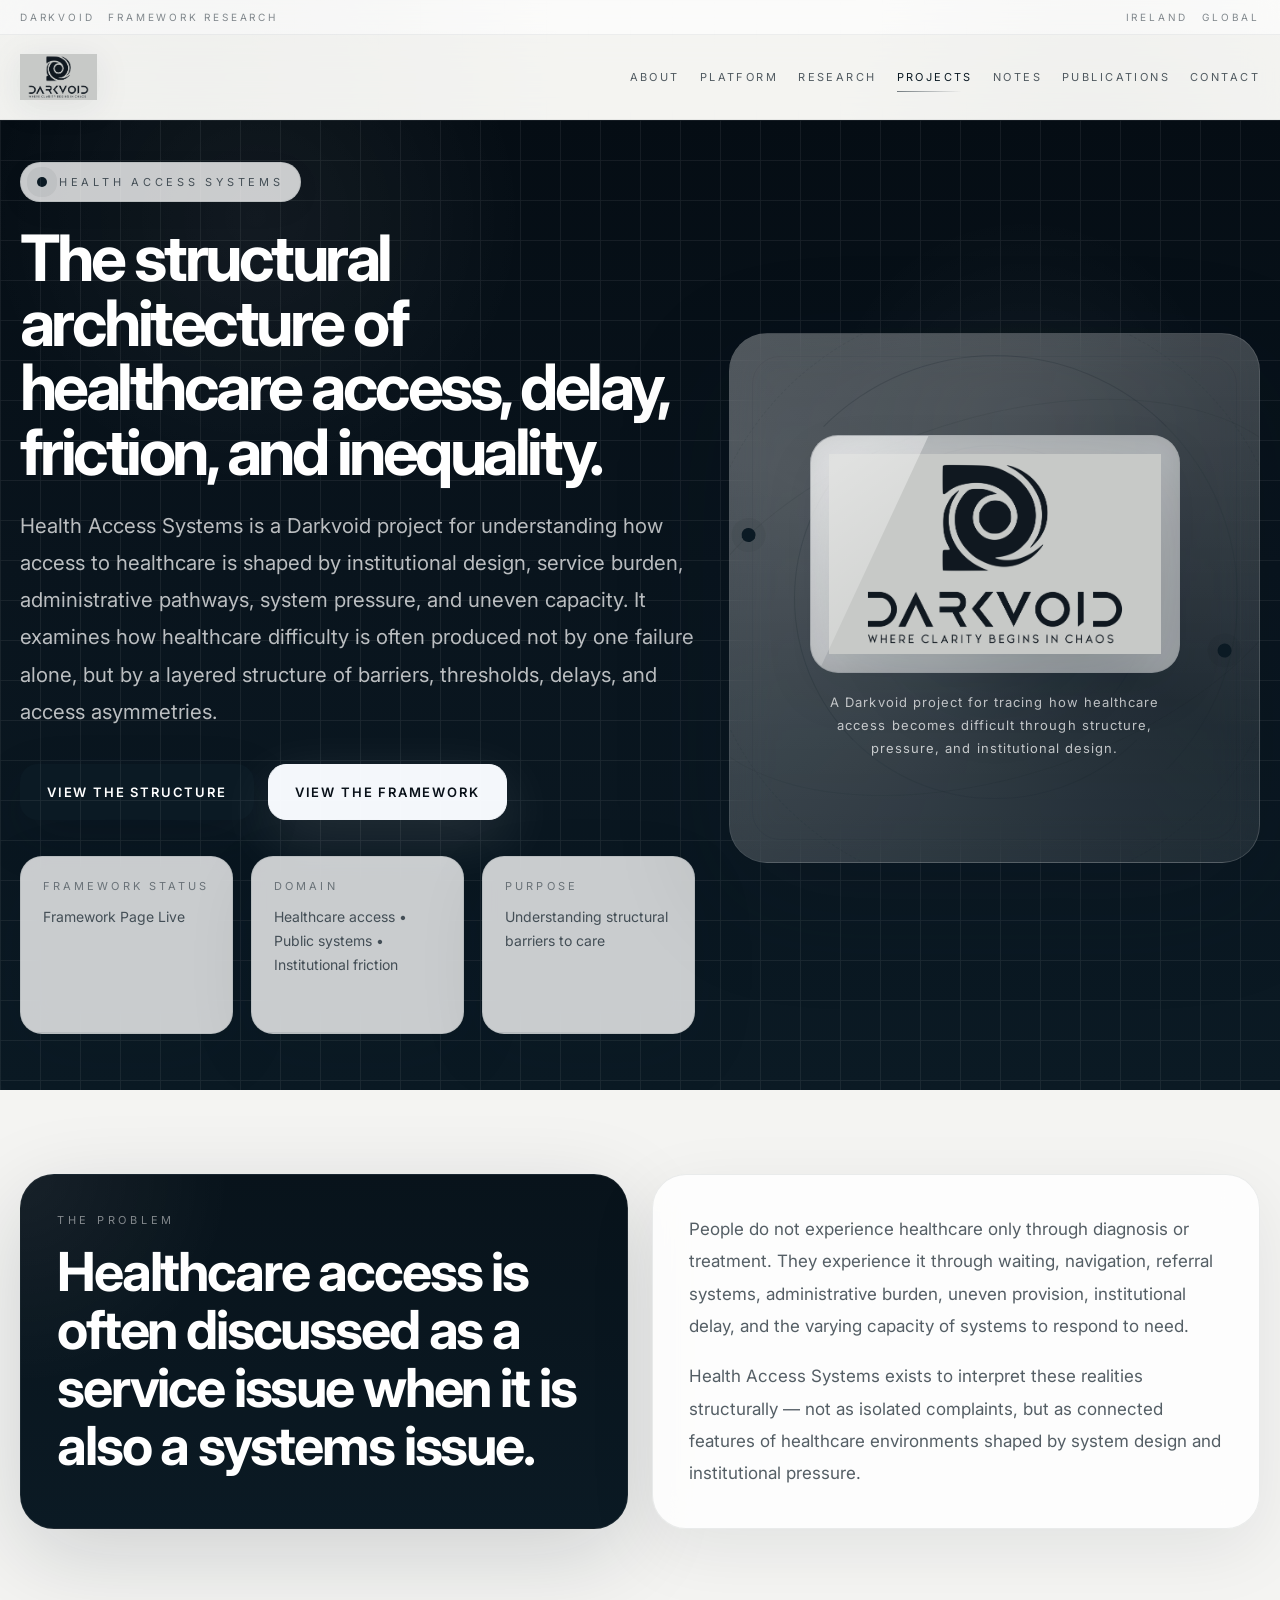
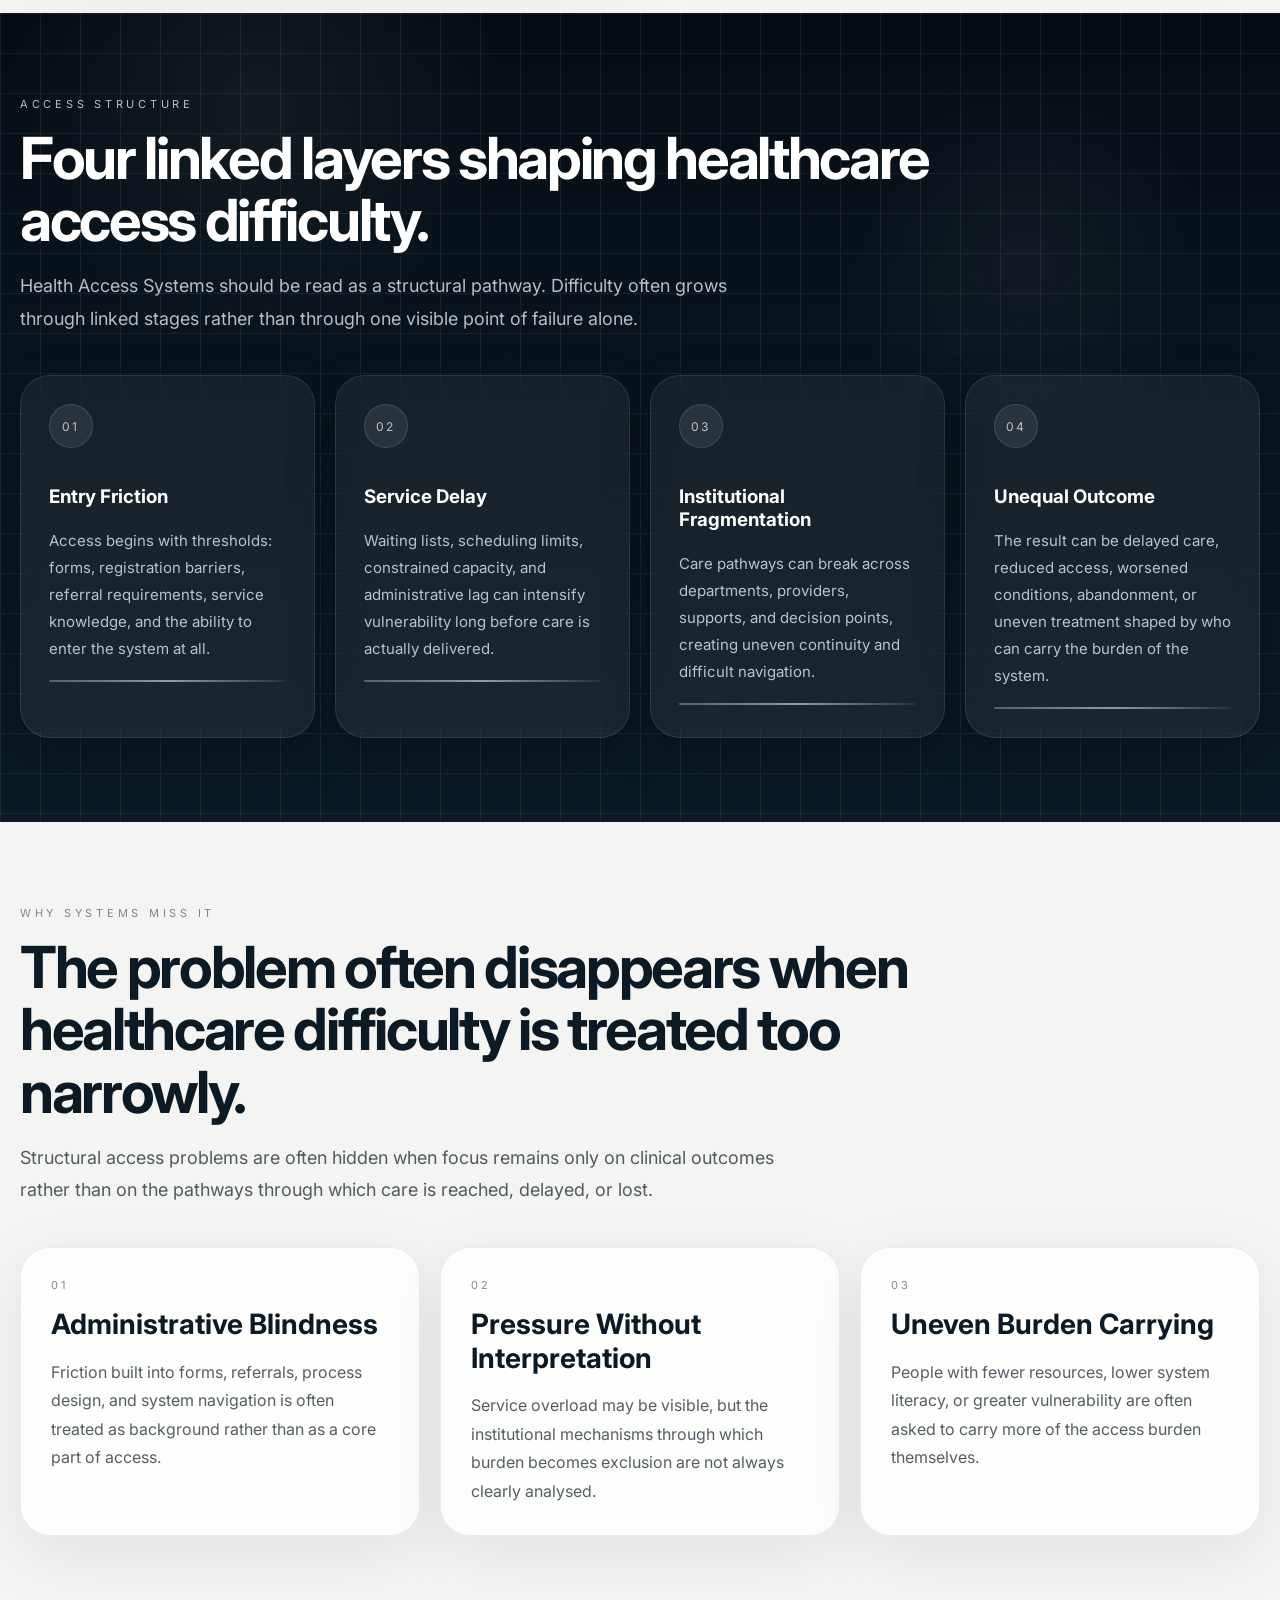
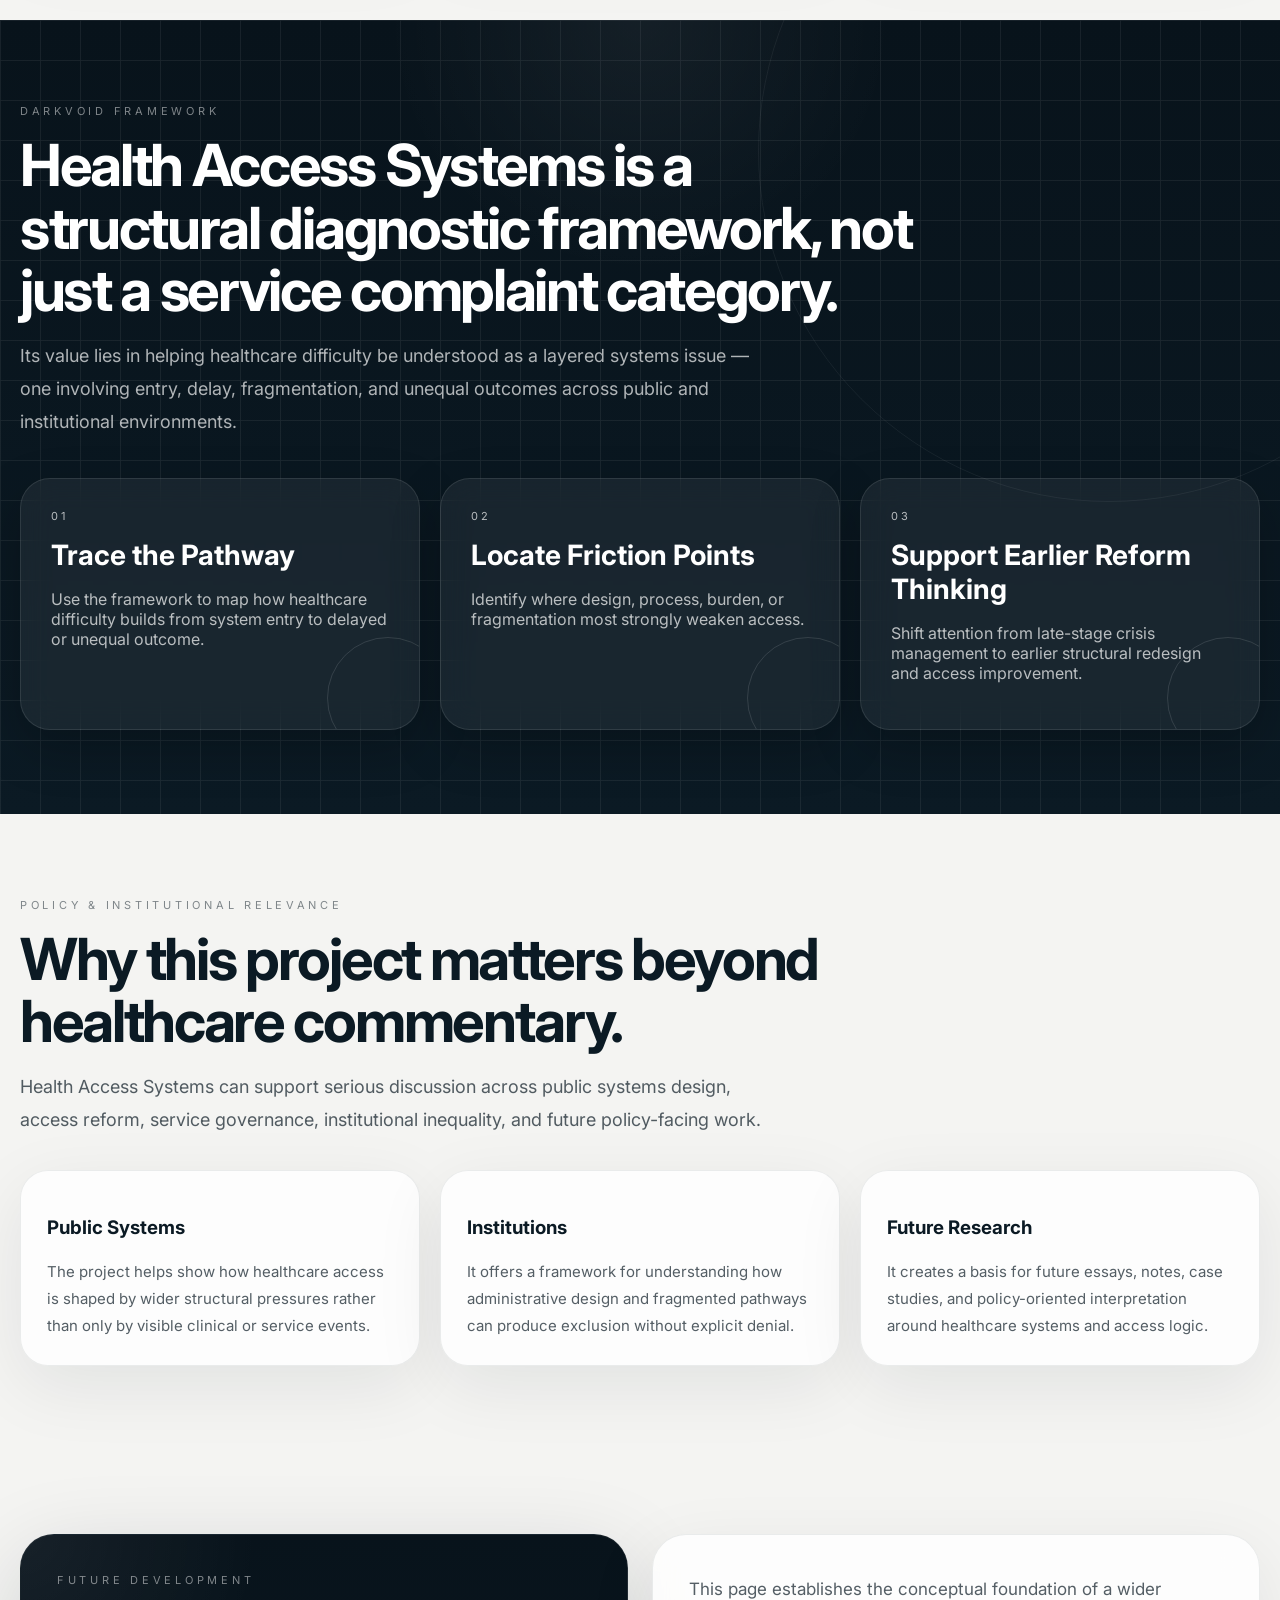
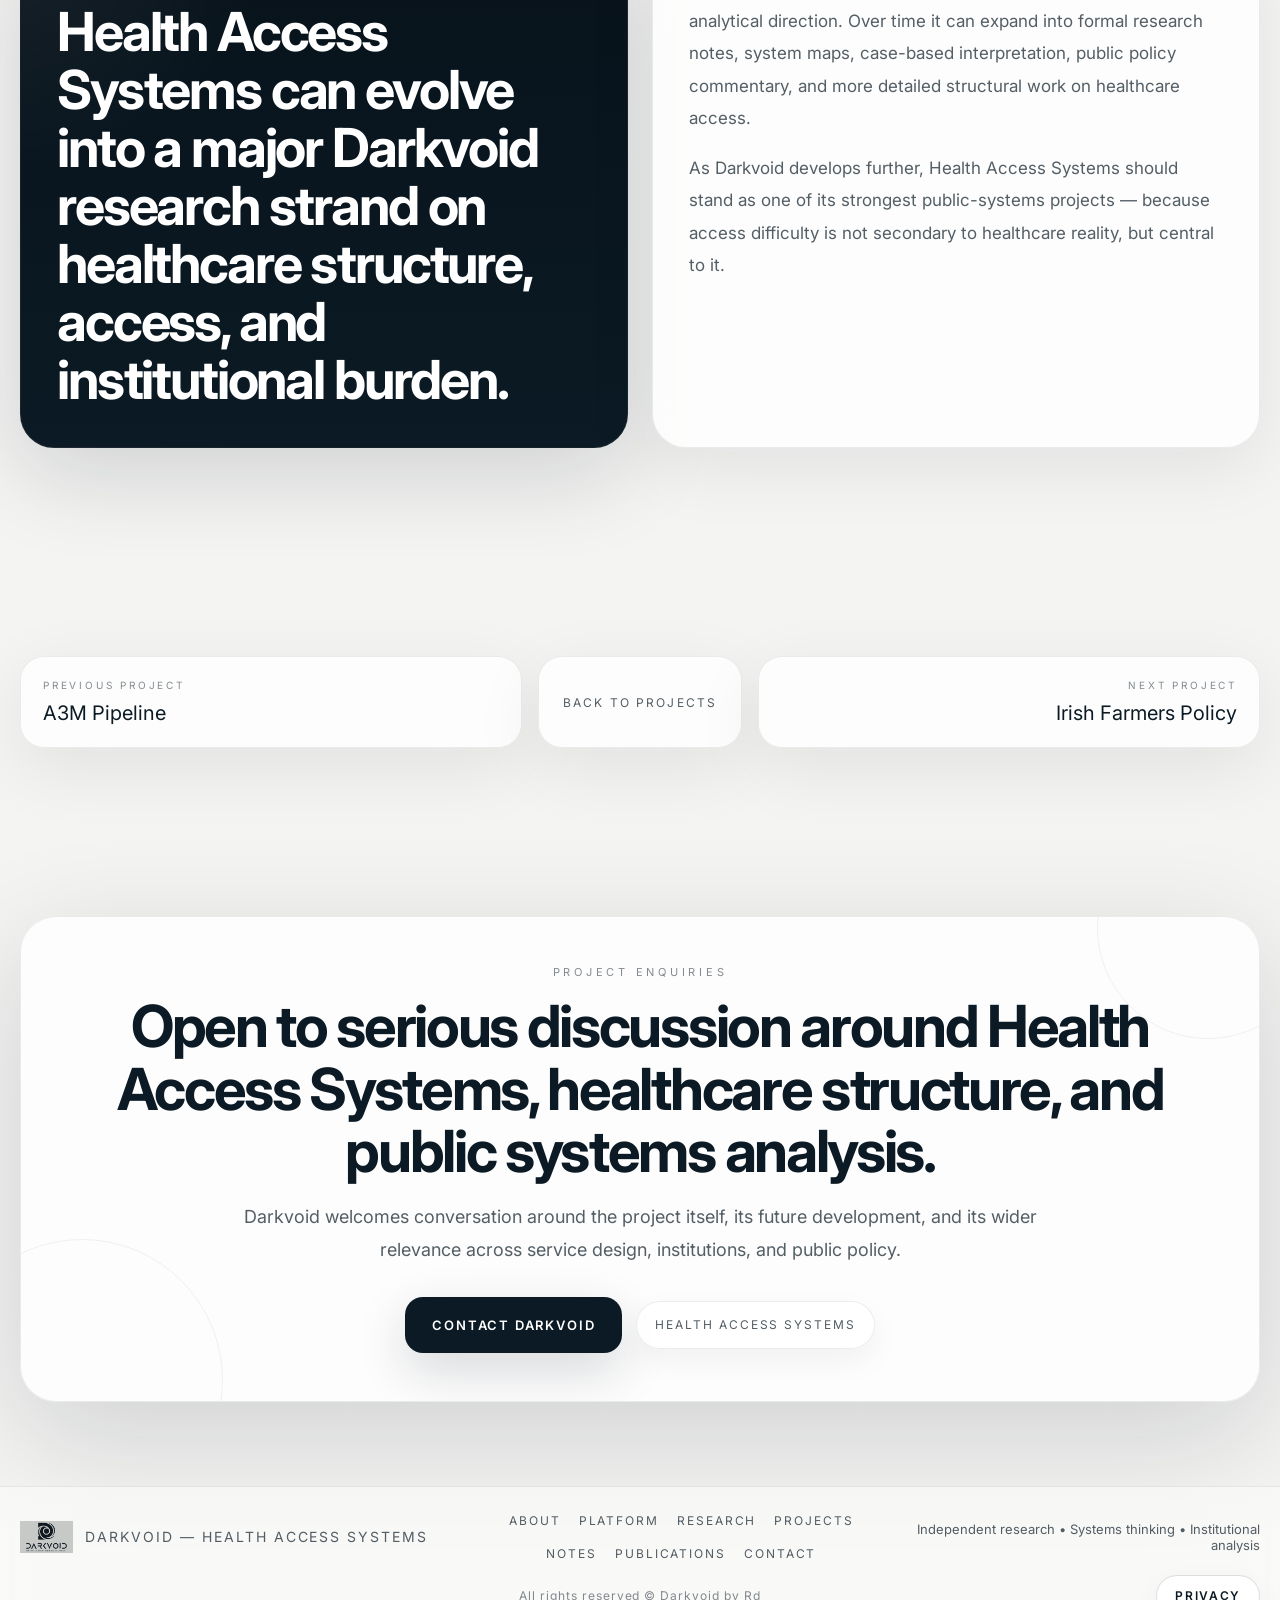
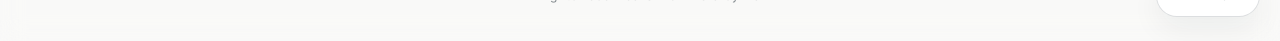
<file: health-access.html>
<!DOCTYPE html>
<html lang="en">
<head>
  <meta charset="UTF-8" />
  <meta name="viewport" content="width=device-width, initial-scale=1.0" />
  <title>Health Access Systems | Darkvoid</title>
  <link rel="canonical" href="https://darkvoid.ie/health-access.html" />
  <meta name="description" content="Health Access Systems — a Darkvoid project examining structural barriers, service pressure, and access inequality across healthcare environments." />

  <meta property="og:title" content="Health Access Systems | Darkvoid" />
  <meta property="og:description" content="A Darkvoid project examining structural barriers, service pressure, and access inequality across healthcare environments." />
  <meta property="og:type" content="website" />
  <meta property="og:url" content="https://darkvoid.ie/health-access.html" />
  <meta property="og:image" content="https://darkvoid.ie/logo.png" />

  <meta name="twitter:card" content="summary_large_image" />
  <meta name="twitter:title" content="Health Access Systems | Darkvoid" />
  <meta name="twitter:description" content="A Darkvoid project examining structural barriers, service pressure, and access inequality across healthcare environments." />
  <meta name="twitter:image" content="https://darkvoid.ie/logo.png" />

  <link rel="icon" type="image/png" href="/favicon-96x96.png" sizes="96x96" />
  <link rel="icon" type="image/svg+xml" href="/favicon.svg" />
  <link rel="shortcut icon" href="/favicon.ico" />
  <link rel="apple-touch-icon" sizes="180x180" href="/apple-touch-icon.png" />
  <meta name="apple-mobile-web-app-title" content="DarkVoid" />
  <link rel="manifest" href="/site.webmanifest" />

  <link rel="preconnect" href="https://fonts.googleapis.com">
  <link rel="preconnect" href="https://fonts.gstatic.com" crossorigin>
  <link href="https://fonts.googleapis.com/css2?family=Inter:wght@300;400;500;600;700;800&display=swap" rel="stylesheet">
  <link rel="stylesheet" href="style.css">

  <style>
    .project-hero-dark .visual{
      background:linear-gradient(180deg, rgba(255,255,255,.16), rgba(255,255,255,.08));
      border-color:rgba(255,255,255,.18);
    }

    .project-hero-dark .btn-light{
      background:#f4f7fb;
      color:#081018;
      border-color:#f4f7fb;
      box-shadow:0 18px 60px rgba(255,255,255,.12);
    }

    .project-hero-dark .btn-light:hover{
      transform:translateY(-2px);
    }

    .project-dark{
      position:relative;
      color:#fff;
      background:
        radial-gradient(circle at 20% 10%, rgba(255,255,255,.05), transparent 20%),
        radial-gradient(circle at 80% 30%, rgba(255,255,255,.04), transparent 16%),
        linear-gradient(180deg, #050d14 0%, #09141d 46%, #0b1a24 100%);
      overflow:hidden;
    }

    .project-dark::before{
      content:"";
      position:absolute;
      inset:0;
      opacity:.08;
      background-image:
        linear-gradient(rgba(255,255,255,.8) 1px, transparent 1px),
        linear-gradient(90deg, rgba(255,255,255,.8) 1px, transparent 1px);
      background-size:40px 40px;
      pointer-events:none;
    }

    .project-dark .section-label,
    .project-dark .section-head p,
    .project-dark p{color:rgba(255,255,255,.72)}

    .project-dark h1,
    .project-dark h2,
    .project-dark h3{color:#fff}

    .systems-grid{
      margin-top:40px;
      display:grid;
      grid-template-columns:repeat(4,1fr);
      gap:20px;
    }

    .systems-stage{
      position:relative;
      overflow:hidden;
      border-radius:30px;
      padding:28px;
      background:rgba(255,255,255,.06);
      border:1px solid rgba(255,255,255,.10);
      box-shadow:0 18px 50px rgba(0,0,0,.22);
      backdrop-filter:blur(16px);
      transition:transform .25s ease, background .25s ease;
    }

    .systems-stage:hover{
      transform:translateY(-4px);
      background:rgba(255,255,255,.09);
    }

    .systems-stage-number{
      display:inline-flex;
      width:44px;
      height:44px;
      align-items:center;
      justify-content:center;
      border-radius:999px;
      background:rgba(255,255,255,.08);
      border:1px solid rgba(255,255,255,.12);
      font-size:12px;
      letter-spacing:.18em;
      color:rgba(255,255,255,.7);
      margin-bottom:18px;
    }

    .systems-stage p{
      color:rgba(255,255,255,.72);
      font-size:15px;
      line-height:1.8;
    }

    .systems-line{
      position:relative;
      margin-top:18px;
      height:2px;
      background:linear-gradient(90deg, rgba(255,255,255,.28), rgba(255,255,255,.05));
      border-radius:999px;
      overflow:hidden;
    }

    .systems-line::after{
      content:"";
      position:absolute;
      inset:0;
      background:linear-gradient(90deg, transparent, rgba(255,255,255,.45), transparent);
      animation:systemsFlow 6s linear infinite;
    }

    .systems-notes{
      margin-top:34px;
      display:grid;
      grid-template-columns:repeat(3,1fr);
      gap:20px;
    }

    .systems-note{
      border-radius:28px;
      padding:26px;
      background:rgba(255,255,255,.82);
      border:1px solid rgba(11,26,36,.08);
      box-shadow:var(--shadow);
    }

    .systems-note p{
      margin:12px 0 0;
      font-size:15px;
      line-height:1.8;
      color:var(--muted);
    }

    .footer-bottom-elite{
      padding:0 0 24px;
      display:grid;
      grid-template-columns:1fr auto 1fr;
      align-items:center;
      gap:16px;
    }

    .footer-bottom-center{
      justify-self:center;
      font-size:12px;
      letter-spacing:.08em;
      color:var(--muted2);
      text-align:center;
    }

    .footer-bottom-right{
      justify-self:end;
    }

    .privacy-link{
      display:inline-flex;
      align-items:center;
      justify-content:center;
      min-height:42px;
      padding:0 18px;
      border-radius:999px;
      border:1px solid rgba(11,26,36,.14);
      background:rgba(255,255,255,.90);
      color:var(--text);
      font-size:12px;
      font-weight:600;
      letter-spacing:.14em;
      text-transform:uppercase;
      box-shadow:0 12px 30px rgba(11,26,36,.06);
      transition:.22s ease;
    }

    .privacy-link:hover{
      transform:translateY(-2px);
      box-shadow:0 16px 36px rgba(11,26,36,.10);
    }

    @keyframes systemsFlow{
      0%{transform:translateX(-120%)}
      100%{transform:translateX(120%)}
    }

    @media (max-width:1080px){
      .systems-grid,
      .systems-notes{grid-template-columns:1fr 1fr}
    }

    @media (max-width:900px){
      .footer-bottom-elite{
        grid-template-columns:1fr;
      }

      .footer-bottom-center,
      .footer-bottom-right{
        justify-self:center;
      }
    }

    @media (max-width:760px){
      .systems-grid,
      .systems-notes{grid-template-columns:1fr}
    }
  </style>
</head>
<body>
  <div class="bg"></div>
  <div class="grid"></div>
  <div class="ambient"></div>

  <div class="signal-bar">
    <div class="container signal-inner">
      <div class="signal-left">
        <span>Darkvoid</span>
        <span>Framework Research</span>
      </div>
      <div class="signal-right">
        <span>Ireland</span>
        <span>Global</span>
      </div>
    </div>
  </div>

  <header class="nav">
    <div class="container nav-inner">
      <a href="index.html" class="brand">
        <img src="logo.png" alt="Darkvoid logo">
      </a>

      <nav class="nav-links">
        <a href="index.html#about">About</a>
        <a href="platform.html">Platform</a>
        <a href="research.html">Research</a>
        <a href="projects.html" class="active">Projects</a>
        <a href="notes.html">Notes</a>
        <a href="publications.html">Publications</a>
        <a href="contact.html#contact-form">Contact</a>
      </nav>
    </div>
  </header>

  <main>
    <section class="hero project-dark project-hero-dark" id="home">
      <div class="container hero-grid">
        <div class="hero-content reveal">
          <div class="eyebrow">
            <span class="dot"></span>
            <span>Health Access Systems</span>
          </div>

          <h1>
            The structural architecture of healthcare access, delay, friction, and inequality.
          </h1>

          <p class="hero-text">
            Health Access Systems is a Darkvoid project for understanding how access to healthcare is shaped by institutional design, service burden, administrative pathways, system pressure, and uneven capacity. It examines how healthcare difficulty is often produced not by one failure alone, but by a layered structure of barriers, thresholds, delays, and access asymmetries.
          </p>

          <div class="hero-actions">
            <a href="#access-chain" class="btn btn-dark">View the Structure</a>
            <a href="#framework" class="btn btn-light">View the Framework</a>
          </div>

          <div class="hero-stats">
            <div class="stat">
              <span class="label">Framework Status</span>
              <span class="value">Framework Page Live</span>
            </div>
            <div class="stat">
              <span class="label">Domain</span>
              <span class="value">Healthcare access • Public systems • Institutional friction</span>
            </div>
            <div class="stat">
              <span class="label">Purpose</span>
              <span class="value">Understanding structural barriers to care</span>
            </div>
          </div>
        </div>

        <div class="hero-visual reveal">
          <div class="visual">
            <div class="halo"></div>
            <div class="ring ring1"></div>
            <div class="ring ring2"></div>
            <div class="ring ring3"></div>
            <div class="ring-soft"></div>
            <div class="orbit-line"></div>

            <div class="logo-panel">
              <div class="logo-wrap">
                <img src="logo.png" class="hero-logo" alt="Health Access Systems">
              </div>
              <p class="panel-text">
                A Darkvoid project for tracing how healthcare access becomes difficult through structure, pressure, and institutional design.
              </p>
            </div>
          </div>
        </div>
      </div>
    </section>

    <section class="section" id="problem">
      <div class="container two-col">
        <div class="panel panel-dark reveal">
          <div class="section-label">The Problem</div>
          <h2>
            Healthcare access is often discussed as a service issue when it is also a systems issue.
          </h2>
        </div>

        <div class="panel panel-light reveal">
          <p>
            People do not experience healthcare only through diagnosis or treatment. They experience it through waiting, navigation, referral systems, administrative burden, uneven provision, institutional delay, and the varying capacity of systems to respond to need.
          </p>
          <p>
            Health Access Systems exists to interpret these realities structurally — not as isolated complaints, but as connected features of healthcare environments shaped by system design and institutional pressure.
          </p>
        </div>
      </div>
    </section>

    <section class="section project-dark" id="access-chain">
      <div class="container">
        <div class="section-head reveal">
          <div class="section-label">Access Structure</div>
          <h2>Four linked layers shaping healthcare access difficulty.</h2>
          <p>
            Health Access Systems should be read as a structural pathway. Difficulty often grows through linked stages rather than through one visible point of failure alone.
          </p>
        </div>

        <div class="systems-grid">
          <div class="systems-stage reveal">
            <div class="systems-stage-number">01</div>
            <h3>Entry Friction</h3>
            <p>
              Access begins with thresholds: forms, registration barriers, referral requirements, service knowledge, and the ability to enter the system at all.
            </p>
            <div class="systems-line"></div>
          </div>

          <div class="systems-stage reveal">
            <div class="systems-stage-number">02</div>
            <h3>Service Delay</h3>
            <p>
              Waiting lists, scheduling limits, constrained capacity, and administrative lag can intensify vulnerability long before care is actually delivered.
            </p>
            <div class="systems-line"></div>
          </div>

          <div class="systems-stage reveal">
            <div class="systems-stage-number">03</div>
            <h3>Institutional Fragmentation</h3>
            <p>
              Care pathways can break across departments, providers, supports, and decision points, creating uneven continuity and difficult navigation.
            </p>
            <div class="systems-line"></div>
          </div>

          <div class="systems-stage reveal">
            <div class="systems-stage-number">04</div>
            <h3>Unequal Outcome</h3>
            <p>
              The result can be delayed care, reduced access, worsened conditions, abandonment, or uneven treatment shaped by who can carry the burden of the system.
            </p>
            <div class="systems-line"></div>
          </div>
        </div>
      </div>
    </section>

    <section class="section" id="why-missed">
      <div class="container">
        <div class="section-head reveal">
          <div class="section-label">Why Systems Miss It</div>
          <h2>The problem often disappears when healthcare difficulty is treated too narrowly.</h2>
          <p>
            Structural access problems are often hidden when focus remains only on clinical outcomes rather than on the pathways through which care is reached, delayed, or lost.
          </p>
        </div>

        <div class="cards">
          <div class="card reveal">
            <div class="card-number">01</div>
            <h3>Administrative Blindness</h3>
            <p>
              Friction built into forms, referrals, process design, and system navigation is often treated as background rather than as a core part of access.
            </p>
          </div>

          <div class="card reveal">
            <div class="card-number">02</div>
            <h3>Pressure Without Interpretation</h3>
            <p>
              Service overload may be visible, but the institutional mechanisms through which burden becomes exclusion are not always clearly analysed.
            </p>
          </div>

          <div class="card reveal">
            <div class="card-number">03</div>
            <h3>Uneven Burden Carrying</h3>
            <p>
              People with fewer resources, lower system literacy, or greater vulnerability are often asked to carry more of the access burden themselves.
            </p>
          </div>
        </div>
      </div>
    </section>

    <section class="section dark-section" id="framework">
      <div class="container">
        <div class="section-head reveal">
          <div class="section-label">Darkvoid Framework</div>
          <h2>Health Access Systems is a structural diagnostic framework, not just a service complaint category.</h2>
          <p>
            Its value lies in helping healthcare difficulty be understood as a layered systems issue — one involving entry, delay, fragmentation, and unequal outcomes across public and institutional environments.
          </p>
        </div>

        <div class="cards">
          <div class="glass-card reveal">
            <div class="card-number">01</div>
            <h3>Trace the Pathway</h3>
            <p>
              Use the framework to map how healthcare difficulty builds from system entry to delayed or unequal outcome.
            </p>
          </div>

          <div class="glass-card reveal">
            <div class="card-number">02</div>
            <h3>Locate Friction Points</h3>
            <p>
              Identify where design, process, burden, or fragmentation most strongly weaken access.
            </p>
          </div>

          <div class="glass-card reveal">
            <div class="card-number">03</div>
            <h3>Support Earlier Reform Thinking</h3>
            <p>
              Shift attention from late-stage crisis management to earlier structural redesign and access improvement.
            </p>
          </div>
        </div>
      </div>
    </section>

    <section class="section" id="policy-relevance">
      <div class="container">
        <div class="section-head reveal">
          <div class="section-label">Policy & Institutional Relevance</div>
          <h2>Why this project matters beyond healthcare commentary.</h2>
          <p>
            Health Access Systems can support serious discussion across public systems design, access reform, service governance, institutional inequality, and future policy-facing work.
          </p>
        </div>

        <div class="systems-notes">
          <div class="systems-note reveal">
            <h3>Public Systems</h3>
            <p>
              The project helps show how healthcare access is shaped by wider structural pressures rather than only by visible clinical or service events.
            </p>
          </div>

          <div class="systems-note reveal">
            <h3>Institutions</h3>
            <p>
              It offers a framework for understanding how administrative design and fragmented pathways can produce exclusion without explicit denial.
            </p>
          </div>

          <div class="systems-note reveal">
            <h3>Future Research</h3>
            <p>
              It creates a basis for future essays, notes, case studies, and policy-oriented interpretation around healthcare systems and access logic.
            </p>
          </div>
        </div>
      </div>
    </section>

    <section class="section" id="future-development">
      <div class="container two-col">
        <div class="panel panel-dark reveal">
          <div class="section-label">Future Development</div>
          <h2>
            Health Access Systems can evolve into a major Darkvoid research strand on healthcare structure, access, and institutional burden.
          </h2>
        </div>

        <div class="panel panel-light reveal">
          <p>
            This page establishes the conceptual foundation of a wider analytical direction. Over time it can expand into formal research notes, system maps, case-based interpretation, public policy commentary, and more detailed structural work on healthcare access.
          </p>
          <p>
            As Darkvoid develops further, Health Access Systems should stand as one of its strongest public-systems projects — because access difficulty is not secondary to healthcare reality, but central to it.
          </p>
        </div>
      </div>
    </section>

    <section class="section" id="project-nav">
      <div class="container">
        <div class="project-nav reveal">
          <a href="a3m-pipeline.html" class="project-nav-link">
            <span class="project-nav-label">Previous Project</span>
            <span class="project-nav-title">A3M Pipeline</span>
          </a>

          <a href="projects.html" class="project-nav-center">
            Back to Projects
          </a>

          <a href="irish-farmers-policy.html" class="project-nav-link align-right">
            <span class="project-nav-label">Next Project</span>
            <span class="project-nav-title">Irish Farmers Policy</span>
          </a>
        </div>
      </div>
    </section>

    <section class="section" id="contact-strip">
      <div class="container">
        <div class="contact-panel reveal">
          <div class="section-label">Project Enquiries</div>
          <h2>Open to serious discussion around Health Access Systems, healthcare structure, and public systems analysis.</h2>
          <p>
            Darkvoid welcomes conversation around the project itself, its future development, and its wider relevance across service design, institutions, and public policy.
          </p>

          <div class="contact-actions">
            <a href="contact.html#contact-form" class="btn btn-dark">Contact Darkvoid</a>
            <div class="pill">Health Access Systems</div>
          </div>
        </div>
      </div>
    </section>
  </main>

  <footer class="footer">
    <div class="container footer-inner footer-grid">
      <div class="footer-brand">
        <img src="logo.png" alt="Darkvoid mark">
        <span>DARKVOID — Health Access Systems</span>
      </div>

      <nav class="footer-links">
        <a href="index.html#about">About</a>
        <a href="platform.html">Platform</a>
        <a href="research.html">Research</a>
        <a href="projects.html">Projects</a>
        <a href="notes.html">Notes</a>
        <a href="publications.html">Publications</a>
        <a href="contact.html#contact-form">Contact</a>
      </nav>

      <div class="footer-meta">
        Independent research • Systems thinking • Institutional analysis
      </div>
    </div>

    <div class="container footer-bottom-elite">
      <div></div>
      <div class="footer-bottom-center">All rights reserved © Darkvoid by Rd</div>
      <div class="footer-bottom-right">
        <a href="privacy.html" class="privacy-link">Privacy</a>
      </div>
    </div>
  </footer>

  <script src="script.js"></script>
</body>
</html>
</file>
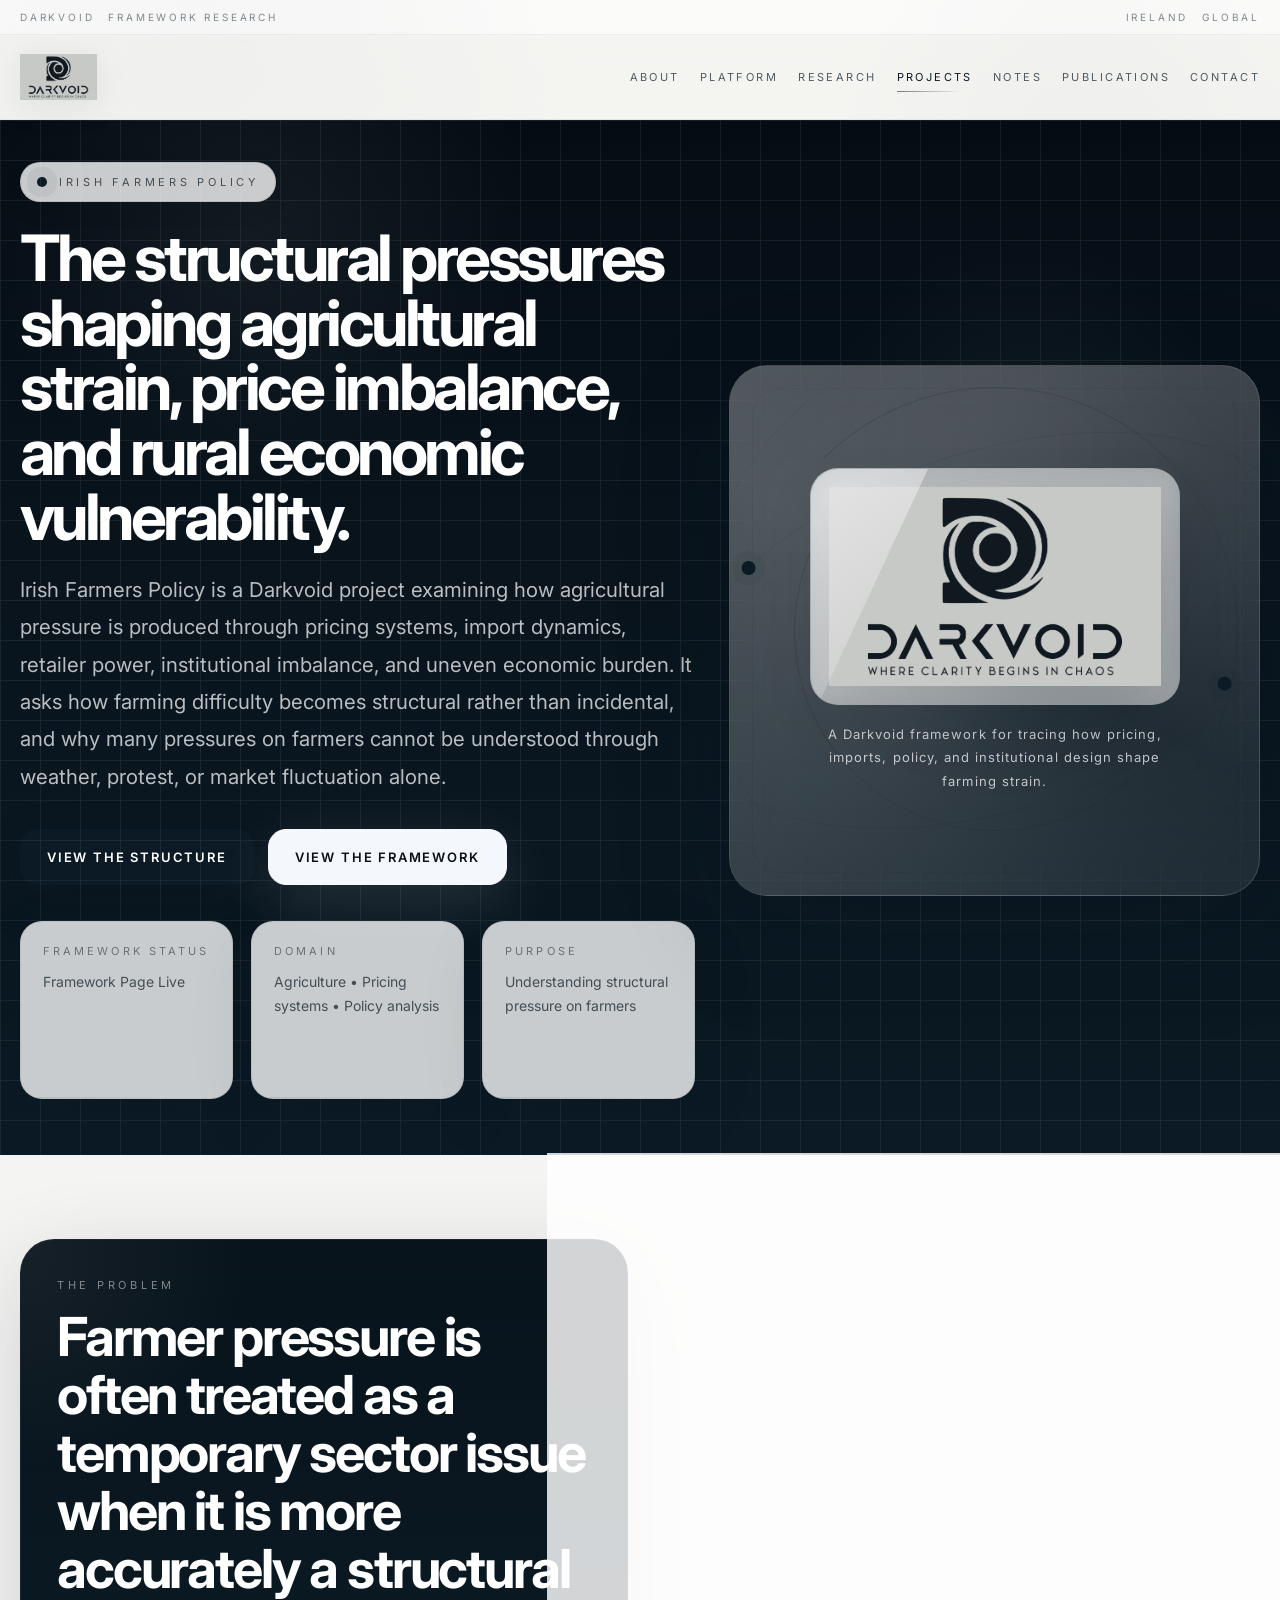
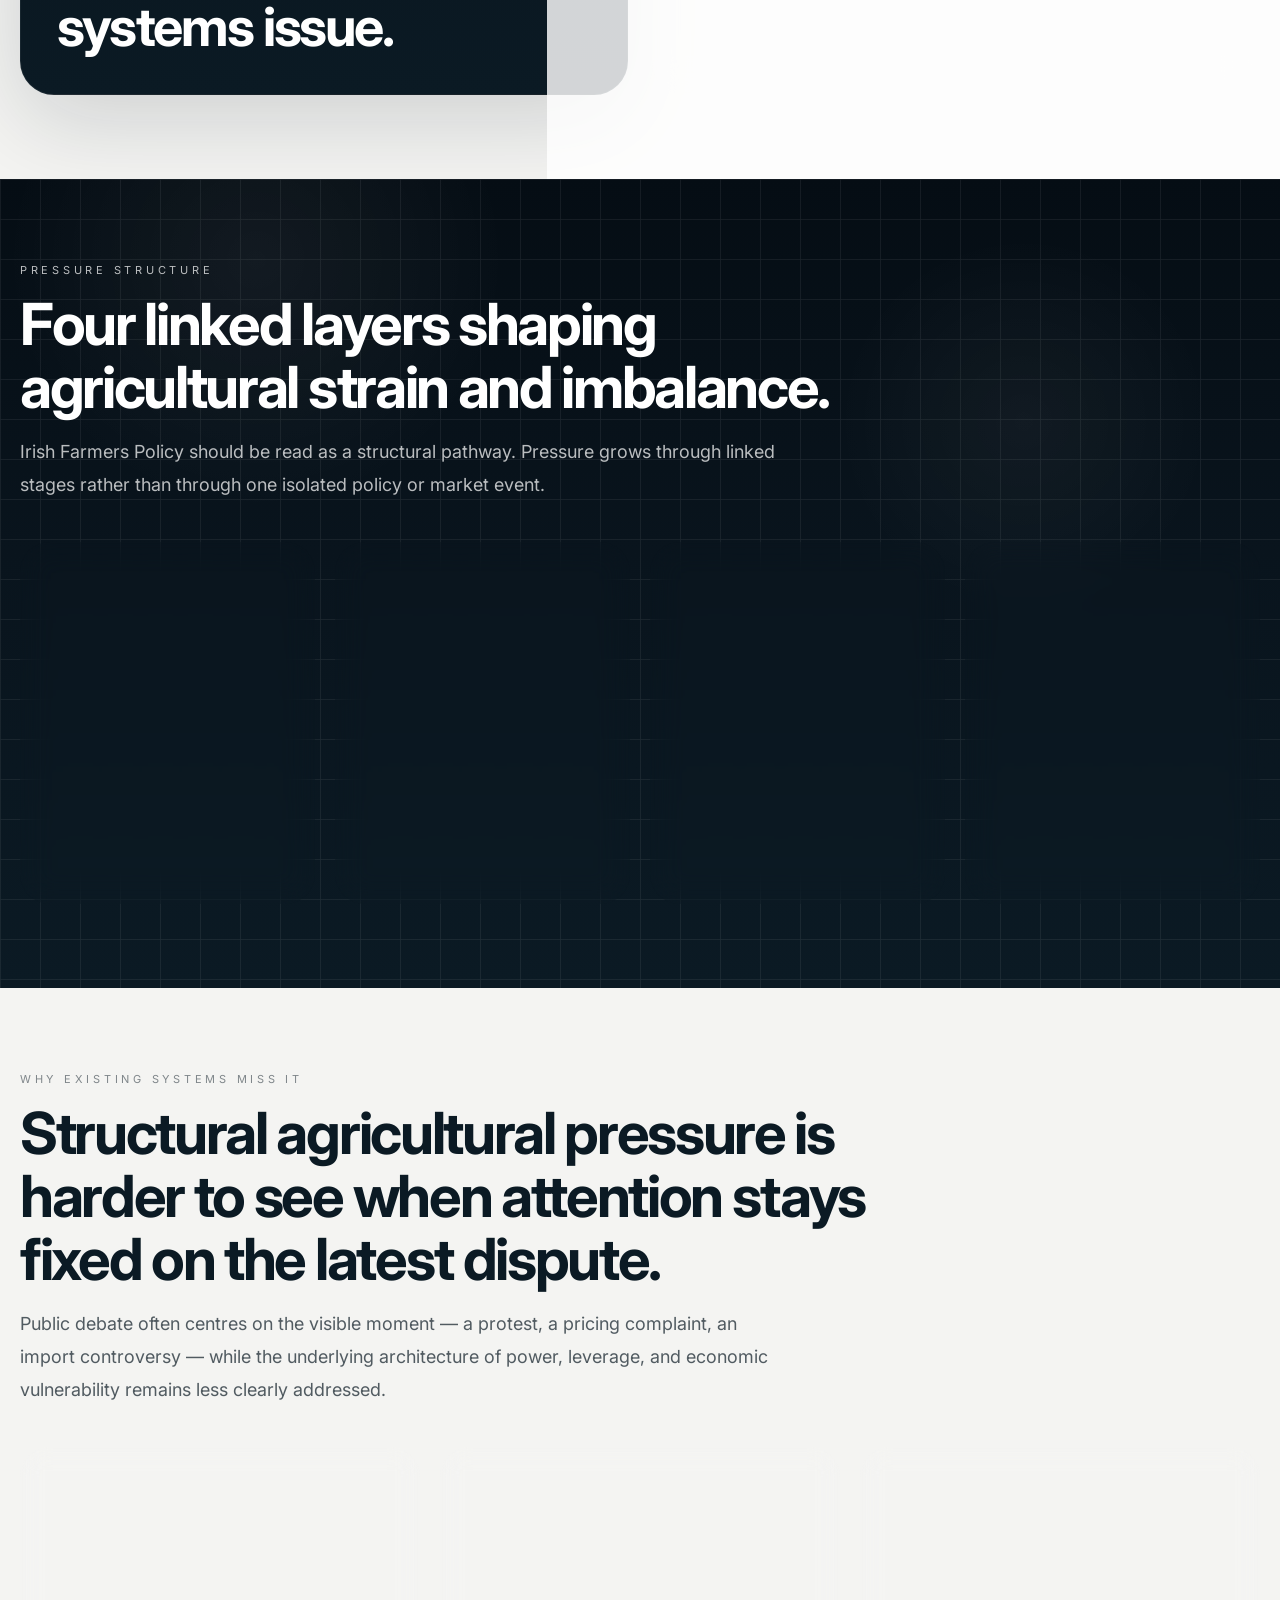
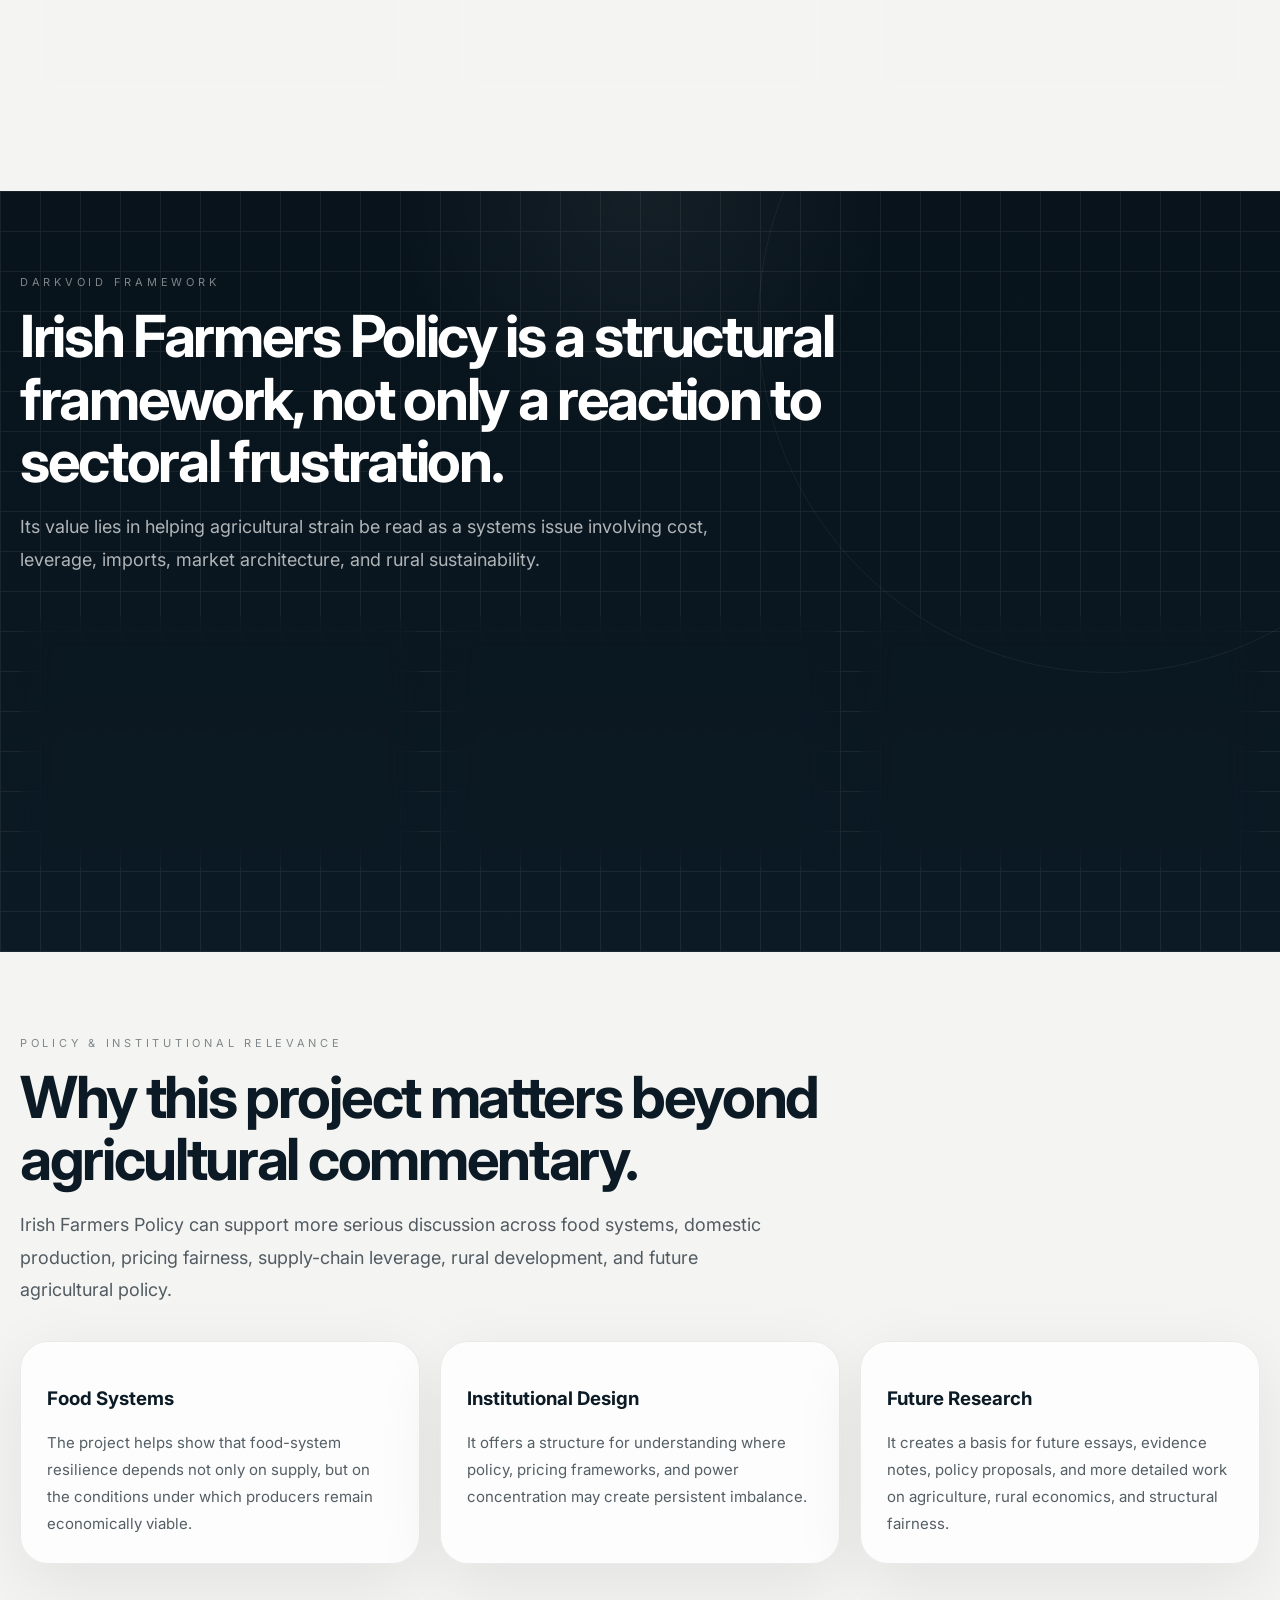
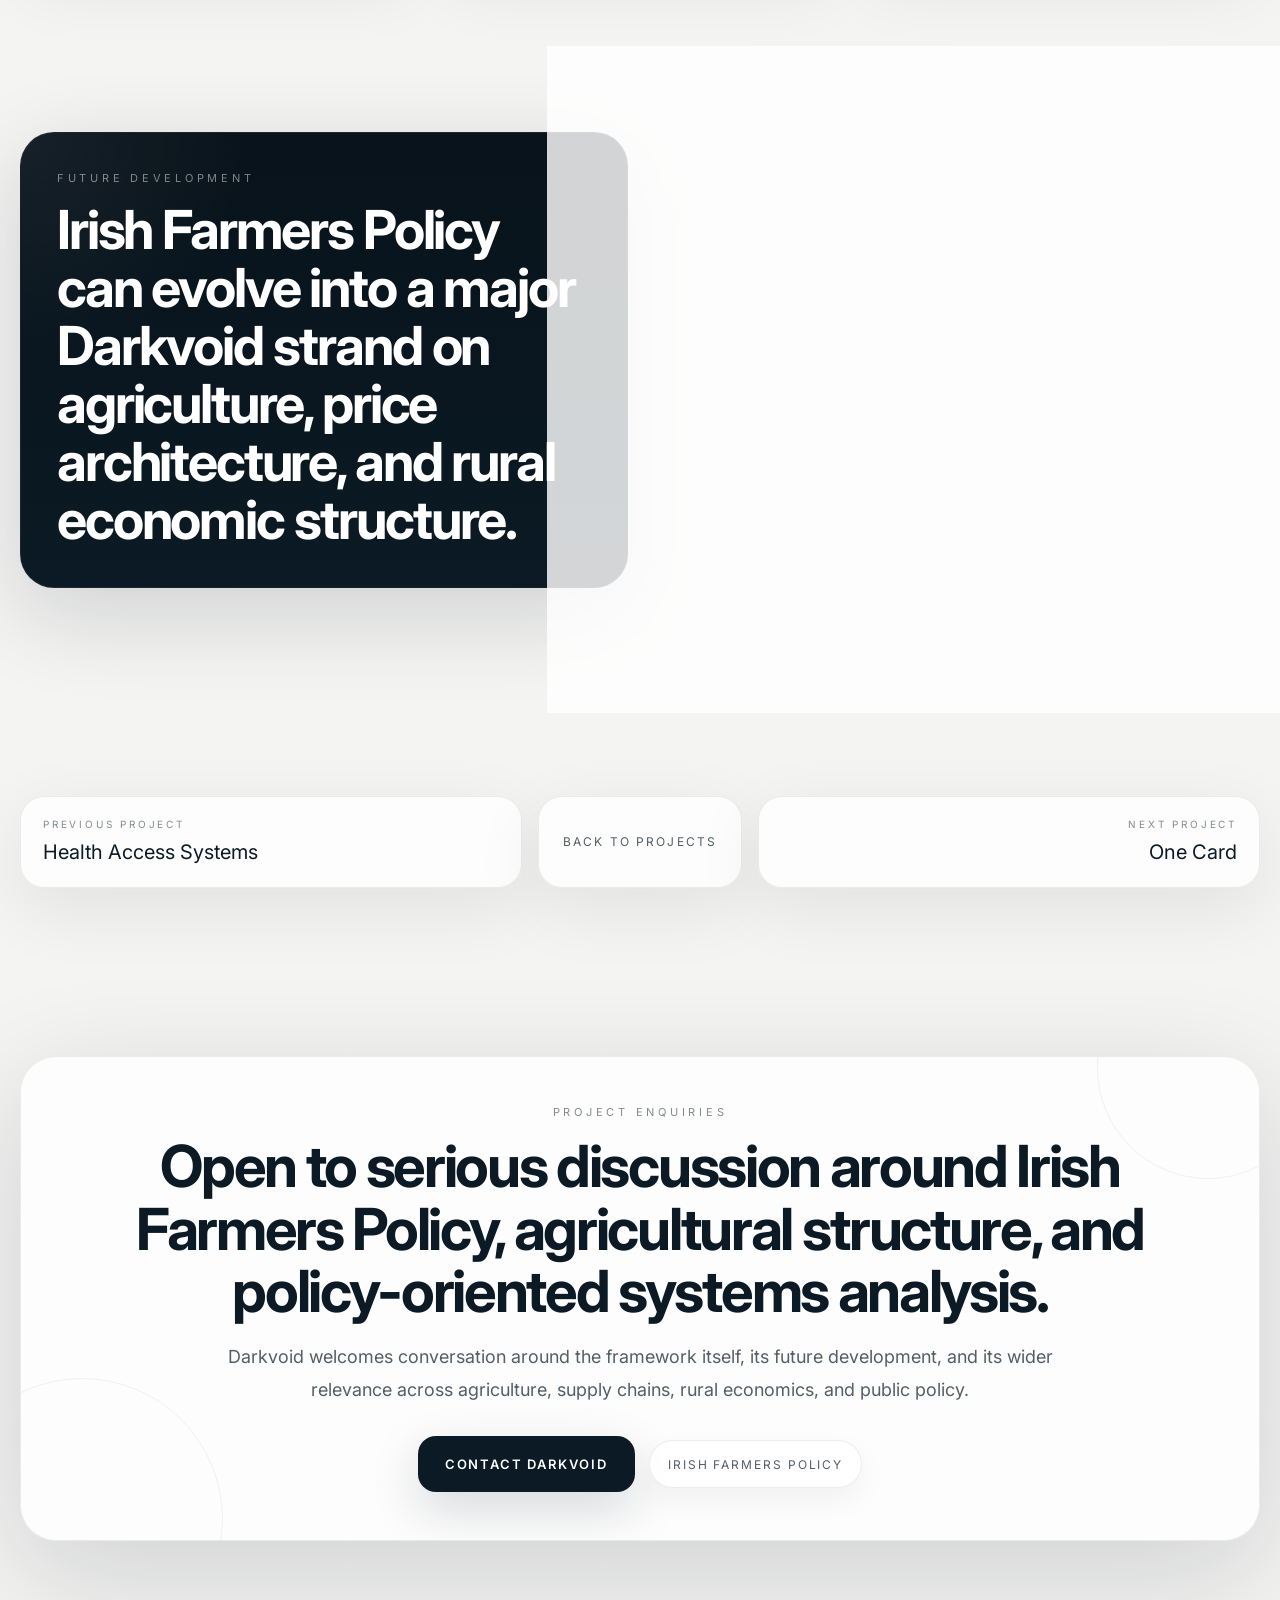
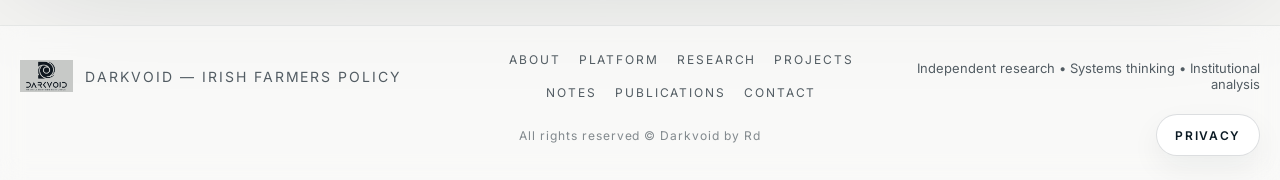
<file: irish-farmers-policy.html>
<!DOCTYPE html>
<html lang="en">
<head>
  <meta charset="UTF-8" />
  <meta name="viewport" content="width=device-width, initial-scale=1.0" />
  <title>Irish Farmers Policy | Darkvoid</title>
  <link rel="canonical" href="https://darkvoid.ie/irish-farmers-policy.html" />
  <meta name="description" content="Irish Farmers Policy — a Darkvoid project examining structural pressure, pricing imbalance, imports, institutional design, and agricultural fairness." />

  <meta property="og:title" content="Irish Farmers Policy | Darkvoid" />
  <meta property="og:description" content="A Darkvoid project examining structural pressure, pricing imbalance, imports, institutional design, and agricultural fairness." />
  <meta property="og:type" content="website" />
  <meta property="og:url" content="https://darkvoid.ie/irish-farmers-policy.html" />
  <meta property="og:image" content="https://darkvoid.ie/logo.png" />

  <meta name="twitter:card" content="summary_large_image" />
  <meta name="twitter:title" content="Irish Farmers Policy | Darkvoid" />
  <meta name="twitter:description" content="A Darkvoid project examining structural pressure, pricing imbalance, imports, institutional design, and agricultural fairness." />
  <meta name="twitter:image" content="https://darkvoid.ie/logo.png" />

  <link rel="icon" type="image/png" href="/favicon-96x96.png" sizes="96x96" />
  <link rel="icon" type="image/svg+xml" href="/favicon.svg" />
  <link rel="shortcut icon" href="/favicon.ico" />
  <link rel="apple-touch-icon" sizes="180x180" href="/apple-touch-icon.png" />
  <meta name="apple-mobile-web-app-title" content="DarkVoid" />
  <link rel="manifest" href="/site.webmanifest" />

  <link rel="preconnect" href="https://fonts.googleapis.com">
  <link rel="preconnect" href="https://fonts.gstatic.com" crossorigin>
  <link href="https://fonts.googleapis.com/css2?family=Inter:wght@300;400;500;600;700;800&display=swap" rel="stylesheet">
  <link rel="stylesheet" href="style.css">

  <style>
    .project-hero-dark .visual{
      background:linear-gradient(180deg, rgba(255,255,255,.16), rgba(255,255,255,.08));
      border-color:rgba(255,255,255,.18);
    }

    .project-hero-dark .btn-light{
      background:#f4f7fb;
      color:#081018;
      border-color:#f4f7fb;
      box-shadow:0 18px 60px rgba(255,255,255,.12);
    }

    .project-hero-dark .btn-light:hover{
      transform:translateY(-2px);
    }

    .project-dark{
      position:relative;
      color:#fff;
      background:
        radial-gradient(circle at 20% 10%, rgba(255,255,255,.05), transparent 20%),
        radial-gradient(circle at 80% 30%, rgba(255,255,255,.04), transparent 16%),
        linear-gradient(180deg, #050d14 0%, #09141d 46%, #0b1a24 100%);
      overflow:hidden;
    }

    .project-dark::before{
      content:"";
      position:absolute;
      inset:0;
      opacity:.08;
      background-image:
        linear-gradient(rgba(255,255,255,.8) 1px, transparent 1px),
        linear-gradient(90deg, rgba(255,255,255,.8) 1px, transparent 1px);
      background-size:40px 40px;
      pointer-events:none;
    }

    .project-dark .section-label,
    .project-dark .section-head p,
    .project-dark p{color:rgba(255,255,255,.72)}

    .project-dark h1,
    .project-dark h2,
    .project-dark h3{color:#fff}

    .farmers-grid{
      margin-top:40px;
      display:grid;
      grid-template-columns:repeat(4,1fr);
      gap:20px;
    }

    .farmers-stage{
      position:relative;
      overflow:hidden;
      border-radius:30px;
      padding:28px;
      background:rgba(255,255,255,.06);
      border:1px solid rgba(255,255,255,.10);
      box-shadow:0 18px 50px rgba(0,0,0,.22);
      backdrop-filter:blur(16px);
      transition:transform .25s ease, background .25s ease;
    }

    .farmers-stage:hover{
      transform:translateY(-4px);
      background:rgba(255,255,255,.09);
    }

    .farmers-stage-number{
      display:inline-flex;
      width:44px;
      height:44px;
      align-items:center;
      justify-content:center;
      border-radius:999px;
      background:rgba(255,255,255,.08);
      border:1px solid rgba(255,255,255,.12);
      font-size:12px;
      letter-spacing:.18em;
      color:rgba(255,255,255,.7);
      margin-bottom:18px;
    }

    .farmers-stage p{
      color:rgba(255,255,255,.72);
      font-size:15px;
      line-height:1.8;
    }

    .farmers-line{
      position:relative;
      margin-top:18px;
      height:2px;
      background:linear-gradient(90deg, rgba(255,255,255,.28), rgba(255,255,255,.05));
      border-radius:999px;
      overflow:hidden;
    }

    .farmers-line::after{
      content:"";
      position:absolute;
      inset:0;
      background:linear-gradient(90deg, transparent, rgba(255,255,255,.45), transparent);
      animation:farmersFlow 6s linear infinite;
    }

    .farmers-notes{
      margin-top:34px;
      display:grid;
      grid-template-columns:repeat(3,1fr);
      gap:20px;
    }

    .farmers-note{
      border-radius:28px;
      padding:26px;
      background:rgba(255,255,255,.82);
      border:1px solid rgba(11,26,36,.08);
      box-shadow:var(--shadow);
    }

    .farmers-note p{
      margin:12px 0 0;
      font-size:15px;
      line-height:1.8;
      color:var(--muted);
    }

    .footer-bottom-elite{
      padding:0 0 24px;
      display:grid;
      grid-template-columns:1fr auto 1fr;
      align-items:center;
      gap:16px;
    }

    .footer-bottom-center{
      justify-self:center;
      font-size:12px;
      letter-spacing:.08em;
      color:var(--muted2);
      text-align:center;
    }

    .footer-bottom-right{
      justify-self:end;
    }

    .privacy-link{
      display:inline-flex;
      align-items:center;
      justify-content:center;
      min-height:42px;
      padding:0 18px;
      border-radius:999px;
      border:1px solid rgba(11,26,36,.14);
      background:rgba(255,255,255,.90);
      color:var(--text);
      font-size:12px;
      font-weight:600;
      letter-spacing:.14em;
      text-transform:uppercase;
      box-shadow:0 12px 30px rgba(11,26,36,.06);
      transition:.22s ease;
    }

    .privacy-link:hover{
      transform:translateY(-2px);
      box-shadow:0 16px 36px rgba(11,26,36,.10);
    }

    @keyframes farmersFlow{
      0%{transform:translateX(-120%)}
      100%{transform:translateX(120%)}
    }

    @media (max-width:1080px){
      .farmers-grid,
      .farmers-notes{grid-template-columns:1fr 1fr}
    }

    @media (max-width:900px){
      .footer-bottom-elite{
        grid-template-columns:1fr;
      }

      .footer-bottom-center,
      .footer-bottom-right{
        justify-self:center;
      }
    }

    @media (max-width:760px){
      .farmers-grid,
      .farmers-notes{grid-template-columns:1fr}
    }
  </style>
</head>
<body>
  <div class="bg"></div>
  <div class="grid"></div>
  <div class="ambient"></div>

  <div class="signal-bar">
    <div class="container signal-inner">
      <div class="signal-left">
        <span>Darkvoid</span>
        <span>Framework Research</span>
      </div>
      <div class="signal-right">
        <span>Ireland</span>
        <span>Global</span>
      </div>
    </div>
  </div>

  <header class="nav">
    <div class="container nav-inner">
      <a href="index.html" class="brand">
        <img src="logo.png" alt="Darkvoid logo">
      </a>

      <nav class="nav-links">
        <a href="index.html#about">About</a>
        <a href="platform.html">Platform</a>
        <a href="research.html">Research</a>
        <a href="projects.html" class="active">Projects</a>
        <a href="notes.html">Notes</a>
        <a href="publications.html">Publications</a>
        <a href="contact.html#contact-form">Contact</a>
      </nav>
    </div>
  </header>

  <main>
    <section class="hero project-dark project-hero-dark" id="home">
      <div class="container hero-grid">
        <div class="hero-content reveal">
          <div class="eyebrow">
            <span class="dot"></span>
            <span>Irish Farmers Policy</span>
          </div>

          <h1>
            The structural pressures shaping agricultural strain, price imbalance, and rural economic vulnerability.
          </h1>

          <p class="hero-text">
            Irish Farmers Policy is a Darkvoid project examining how agricultural pressure is produced through pricing systems, import dynamics, retailer power, institutional imbalance, and uneven economic burden. It asks how farming difficulty becomes structural rather than incidental, and why many pressures on farmers cannot be understood through weather, protest, or market fluctuation alone.
          </p>

          <div class="hero-actions">
            <a href="#pressure-chain" class="btn btn-dark">View the Structure</a>
            <a href="#framework" class="btn btn-light">View the Framework</a>
          </div>

          <div class="hero-stats">
            <div class="stat">
              <span class="label">Framework Status</span>
              <span class="value">Framework Page Live</span>
            </div>
            <div class="stat">
              <span class="label">Domain</span>
              <span class="value">Agriculture • Pricing systems • Policy analysis</span>
            </div>
            <div class="stat">
              <span class="label">Purpose</span>
              <span class="value">Understanding structural pressure on farmers</span>
            </div>
          </div>
        </div>

        <div class="hero-visual reveal">
          <div class="visual">
            <div class="halo"></div>
            <div class="ring ring1"></div>
            <div class="ring ring2"></div>
            <div class="ring ring3"></div>
            <div class="ring-soft"></div>
            <div class="orbit-line"></div>

            <div class="logo-panel">
              <div class="logo-wrap">
                <img src="logo.png" class="hero-logo" alt="Irish Farmers Policy">
              </div>
              <p class="panel-text">
                A Darkvoid framework for tracing how pricing, imports, policy, and institutional design shape farming strain.
              </p>
            </div>
          </div>
        </div>
      </div>
    </section>

    <section class="section" id="problem">
      <div class="container two-col">
        <div class="panel panel-dark reveal">
          <div class="section-label">The Problem</div>
          <h2>
            Farmer pressure is often treated as a temporary sector issue when it is more accurately a structural systems issue.
          </h2>
        </div>

        <div class="panel panel-light reveal">
          <p>
            Agricultural frustration is often discussed through protest moments, price complaints, or single-sector events. But pressure on farmers may be better understood as the result of linked forces: input cost burden, pricing imbalance, import competition, retailer leverage, and policy systems that do not distribute power or resilience evenly.
          </p>
          <p>
            Irish Farmers Policy exists to interpret these pressures structurally. It asks how farmers can remain central to food systems while remaining weak within the economic architecture that governs returns, bargaining power, and long-term sustainability.
          </p>
        </div>
      </div>
    </section>

    <section class="section project-dark" id="pressure-chain">
      <div class="container">
        <div class="section-head reveal">
          <div class="section-label">Pressure Structure</div>
          <h2>Four linked layers shaping agricultural strain and imbalance.</h2>
          <p>
            Irish Farmers Policy should be read as a structural pathway. Pressure grows through linked stages rather than through one isolated policy or market event.
          </p>
        </div>

        <div class="farmers-grid">
          <div class="farmers-stage reveal">
            <div class="farmers-stage-number">01</div>
            <h3>Input Burden</h3>
            <p>
              Rising feed, fuel, fertiliser, labour, compliance, and operational costs can compress viability before pricing is even considered.
            </p>
            <div class="farmers-line"></div>
          </div>

          <div class="farmers-stage reveal">
            <div class="farmers-stage-number">02</div>
            <h3>Pricing Imbalance</h3>
            <p>
              Farmers may face weak bargaining power relative to processors, wholesalers, and retailers, leaving primary production underpaid within the wider value chain.
            </p>
            <div class="farmers-line"></div>
          </div>

          <div class="farmers-stage reveal">
            <div class="farmers-stage-number">03</div>
            <h3>Import & Market Pressure</h3>
            <p>
              Competing imports, price-sensitive retail structures, and global market exposure can intensify downward pressure on domestic returns.
            </p>
            <div class="farmers-line"></div>
          </div>

          <div class="farmers-stage reveal">
            <div class="farmers-stage-number">04</div>
            <h3>Rural Vulnerability</h3>
            <p>
              The result may be lower resilience, farm exits, reduced intergenerational continuity, and broader strain across rural social and economic life.
            </p>
            <div class="farmers-line"></div>
          </div>
        </div>
      </div>
    </section>

    <section class="section" id="why-missed">
      <div class="container">
        <div class="section-head reveal">
          <div class="section-label">Why Existing Systems Miss It</div>
          <h2>Structural agricultural pressure is harder to see when attention stays fixed on the latest dispute.</h2>
          <p>
            Public debate often centres on the visible moment — a protest, a pricing complaint, an import controversy — while the underlying architecture of power, leverage, and economic vulnerability remains less clearly addressed.
          </p>
        </div>

        <div class="cards">
          <div class="card reveal">
            <div class="card-number">01</div>
            <h3>Retail Distance</h3>
            <p>
              Consumers see shelves and prices, but often do not see how weak returns at farm level are distributed across the wider food system.
            </p>
          </div>

          <div class="card reveal">
            <div class="card-number">02</div>
            <h3>Fragmented Responsibility</h3>
            <p>
              Pressure is spread across supply chains, markets, regulations, and institutions, making accountability harder to interpret clearly.
            </p>
          </div>

          <div class="card reveal">
            <div class="card-number">03</div>
            <h3>Short-Term Response</h3>
            <p>
              Relief may focus on immediate cost or protest pressure while deeper structural questions of pricing power and resilience remain unresolved.
            </p>
          </div>
        </div>
      </div>
    </section>

    <section class="section dark-section" id="framework">
      <div class="container">
        <div class="section-head reveal">
          <div class="section-label">Darkvoid Framework</div>
          <h2>Irish Farmers Policy is a structural framework, not only a reaction to sectoral frustration.</h2>
          <p>
            Its value lies in helping agricultural strain be read as a systems issue involving cost, leverage, imports, market architecture, and rural sustainability.
          </p>
        </div>

        <div class="cards">
          <div class="glass-card reveal">
            <div class="card-number">01</div>
            <h3>Trace the Pressure</h3>
            <p>
              Use the framework to map how farming difficulty grows across inputs, pricing, competition, and long-term vulnerability.
            </p>
          </div>

          <div class="glass-card reveal">
            <div class="card-number">02</div>
            <h3>Locate Imbalance</h3>
            <p>
              Identify where bargaining weakness, market design, or policy architecture leaves farmers carrying disproportionate strain.
            </p>
          </div>

          <div class="glass-card reveal">
            <div class="card-number">03</div>
            <h3>Support Better Policy Thinking</h3>
            <p>
              Shift debate away from temporary outrage toward stronger structural interpretation of agricultural fairness and resilience.
            </p>
          </div>
        </div>
      </div>
    </section>

    <section class="section" id="policy-relevance">
      <div class="container">
        <div class="section-head reveal">
          <div class="section-label">Policy & Institutional Relevance</div>
          <h2>Why this project matters beyond agricultural commentary.</h2>
          <p>
            Irish Farmers Policy can support more serious discussion across food systems, domestic production, pricing fairness, supply-chain leverage, rural development, and future agricultural policy.
          </p>
        </div>

        <div class="farmers-notes">
          <div class="farmers-note reveal">
            <h3>Food Systems</h3>
            <p>
              The project helps show that food-system resilience depends not only on supply, but on the conditions under which producers remain economically viable.
            </p>
          </div>

          <div class="farmers-note reveal">
            <h3>Institutional Design</h3>
            <p>
              It offers a structure for understanding where policy, pricing frameworks, and power concentration may create persistent imbalance.
            </p>
          </div>

          <div class="farmers-note reveal">
            <h3>Future Research</h3>
            <p>
              It creates a basis for future essays, evidence notes, policy proposals, and more detailed work on agriculture, rural economics, and structural fairness.
            </p>
          </div>
        </div>
      </div>
    </section>

    <section class="section" id="future-development">
      <div class="container two-col">
        <div class="panel panel-dark reveal">
          <div class="section-label">Future Development</div>
          <h2>
            Irish Farmers Policy can evolve into a major Darkvoid strand on agriculture, price architecture, and rural economic structure.
          </h2>
        </div>

        <div class="panel panel-light reveal">
          <p>
            This page establishes the conceptual base of a wider analytical direction. Over time it can expand into policy notes, pricing diagrams, evidence-based commentary, system maps, and more formal research on agricultural structure.
          </p>
          <p>
            As Darkvoid develops further, Irish Farmers Policy should stand as one of its strongest public-economic projects — because agricultural strain often reveals how entire systems distribute pressure, value, and institutional priority.
          </p>
        </div>
      </div>
    </section>

    <section class="section" id="project-nav">
      <div class="container">
        <div class="project-nav reveal">
          <a href="health-access.html" class="project-nav-link">
            <span class="project-nav-label">Previous Project</span>
            <span class="project-nav-title">Health Access Systems</span>
          </a>

          <a href="projects.html" class="project-nav-center">
            Back to Projects
          </a>

          <a href="one-card.html" class="project-nav-link align-right">
            <span class="project-nav-label">Next Project</span>
            <span class="project-nav-title">One Card</span>
          </a>
        </div>
      </div>
    </section>

    <section class="section" id="contact-strip">
      <div class="container">
        <div class="contact-panel reveal">
          <div class="section-label">Project Enquiries</div>
          <h2>Open to serious discussion around Irish Farmers Policy, agricultural structure, and policy-oriented systems analysis.</h2>
          <p>
            Darkvoid welcomes conversation around the framework itself, its future development, and its wider relevance across agriculture, supply chains, rural economics, and public policy.
          </p>

          <div class="contact-actions">
            <a href="contact.html#contact-form" class="btn btn-dark">Contact Darkvoid</a>
            <div class="pill">Irish Farmers Policy</div>
          </div>
        </div>
      </div>
    </section>
  </main>

  <footer class="footer">
    <div class="container footer-inner footer-grid">
      <div class="footer-brand">
        <img src="logo.png" alt="Darkvoid mark">
        <span>DARKVOID — Irish Farmers Policy</span>
      </div>

      <nav class="footer-links">
        <a href="index.html#about">About</a>
        <a href="platform.html">Platform</a>
        <a href="research.html">Research</a>
        <a href="projects.html">Projects</a>
        <a href="notes.html">Notes</a>
        <a href="publications.html">Publications</a>
        <a href="contact.html#contact-form">Contact</a>
      </nav>

      <div class="footer-meta">
        Independent research • Systems thinking • Institutional analysis
      </div>
    </div>

    <div class="container footer-bottom-elite">
      <div></div>
      <div class="footer-bottom-center">All rights reserved © Darkvoid by Rd</div>
      <div class="footer-bottom-right">
        <a href="privacy.html" class="privacy-link">Privacy</a>
      </div>
    </div>
  </footer>

  <script src="script.js"></script>
</body>
</html>
</file>
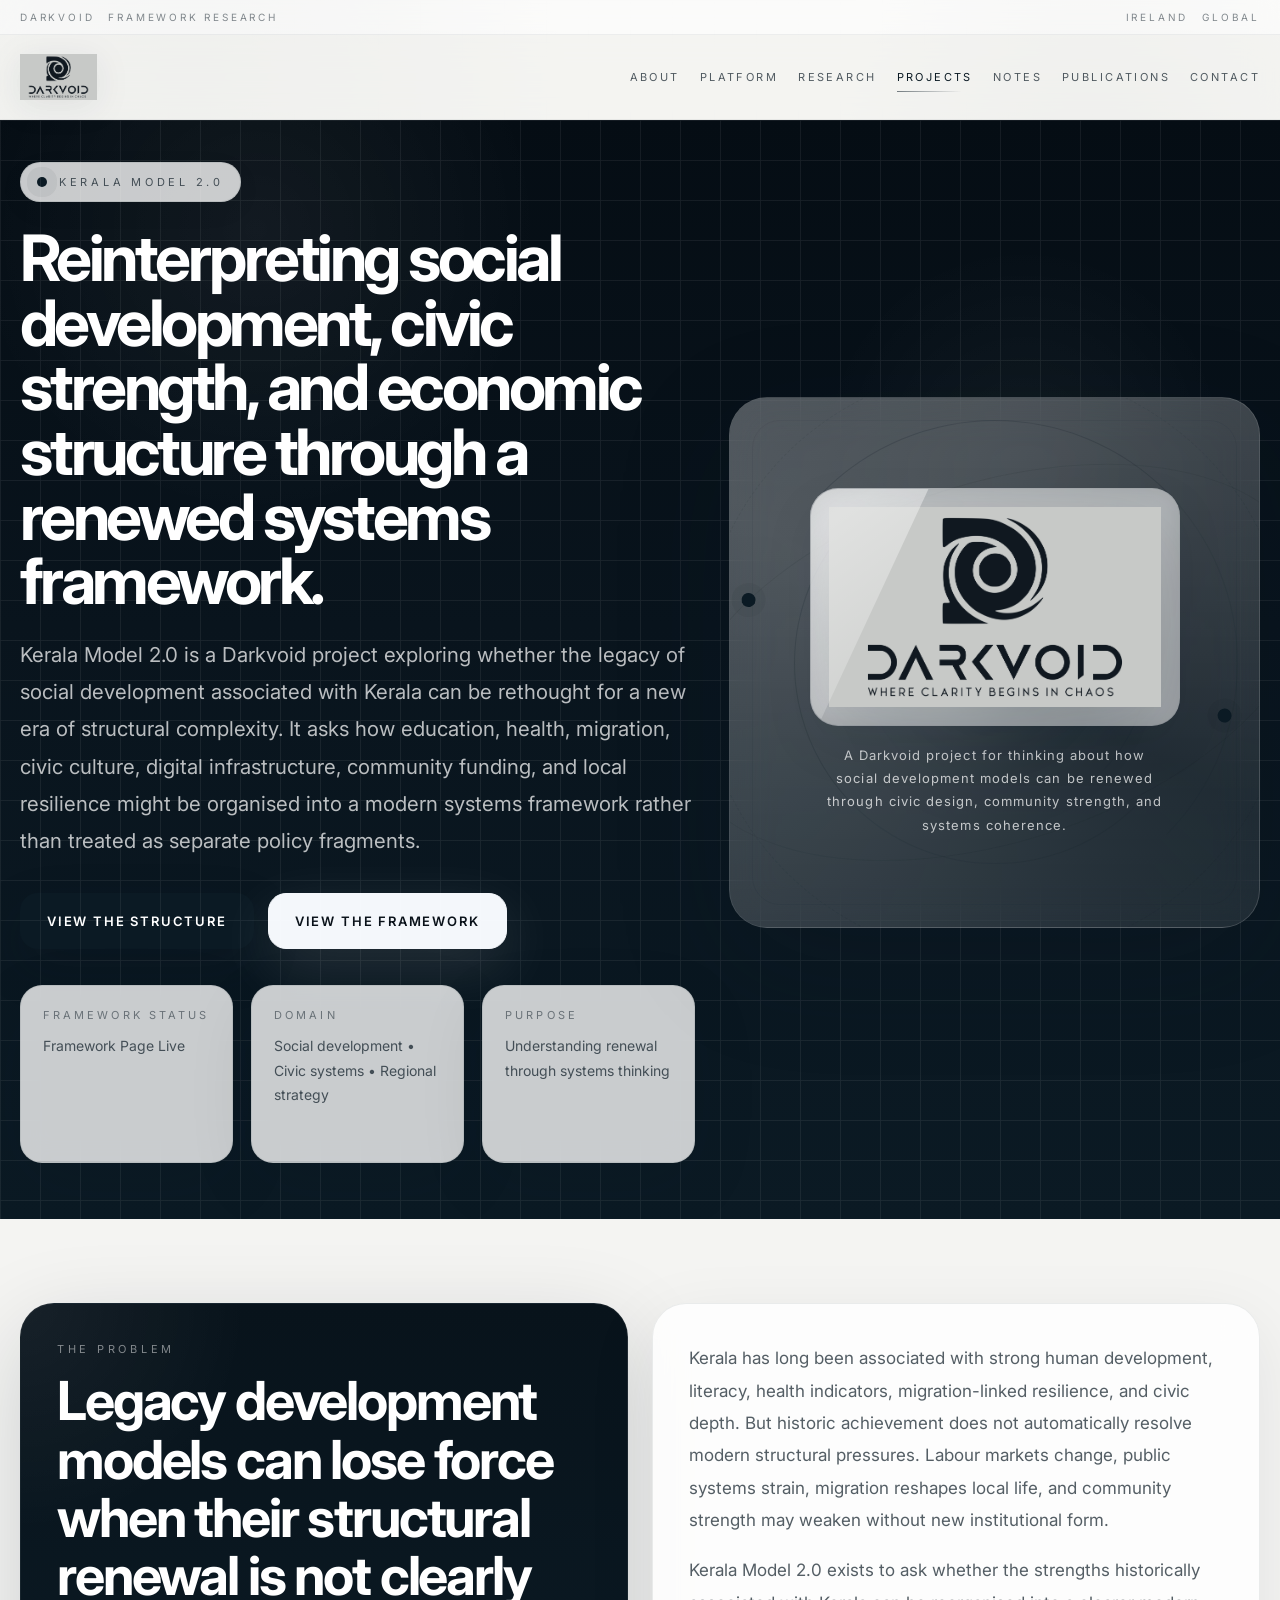
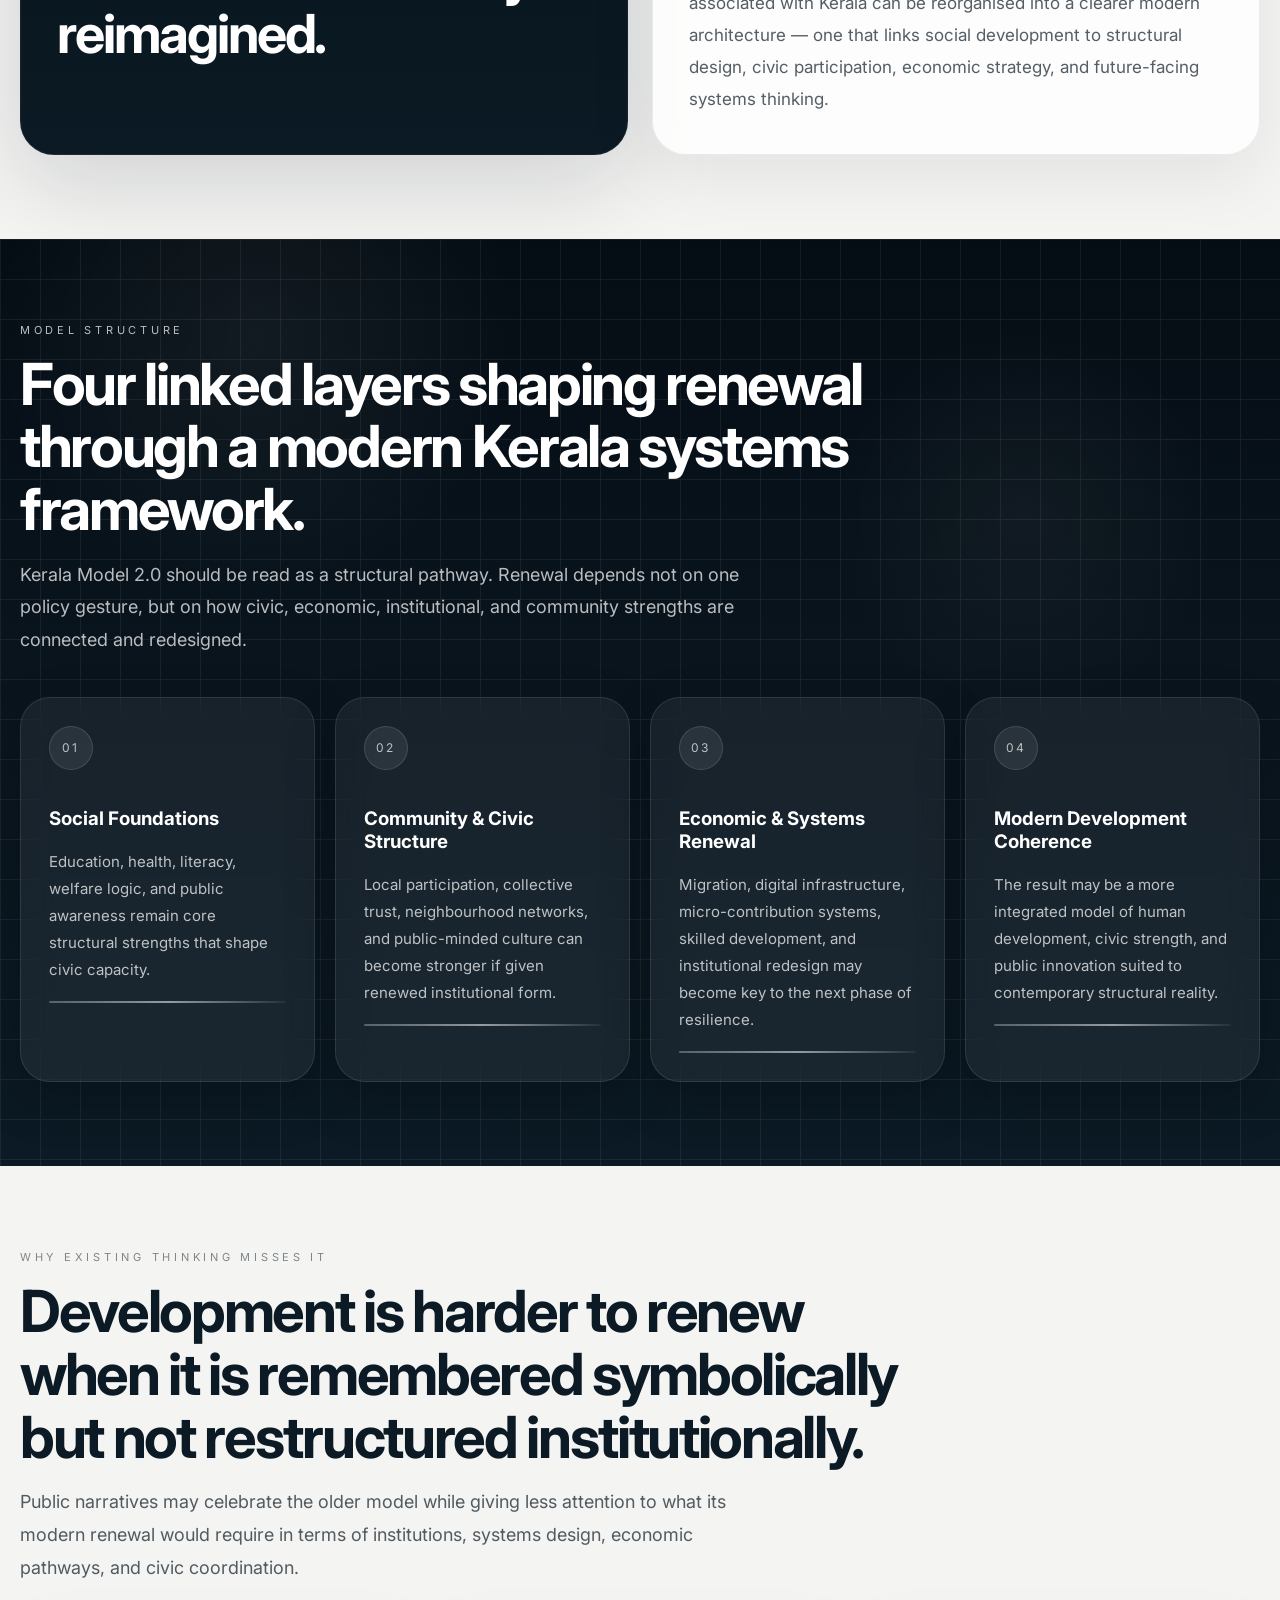
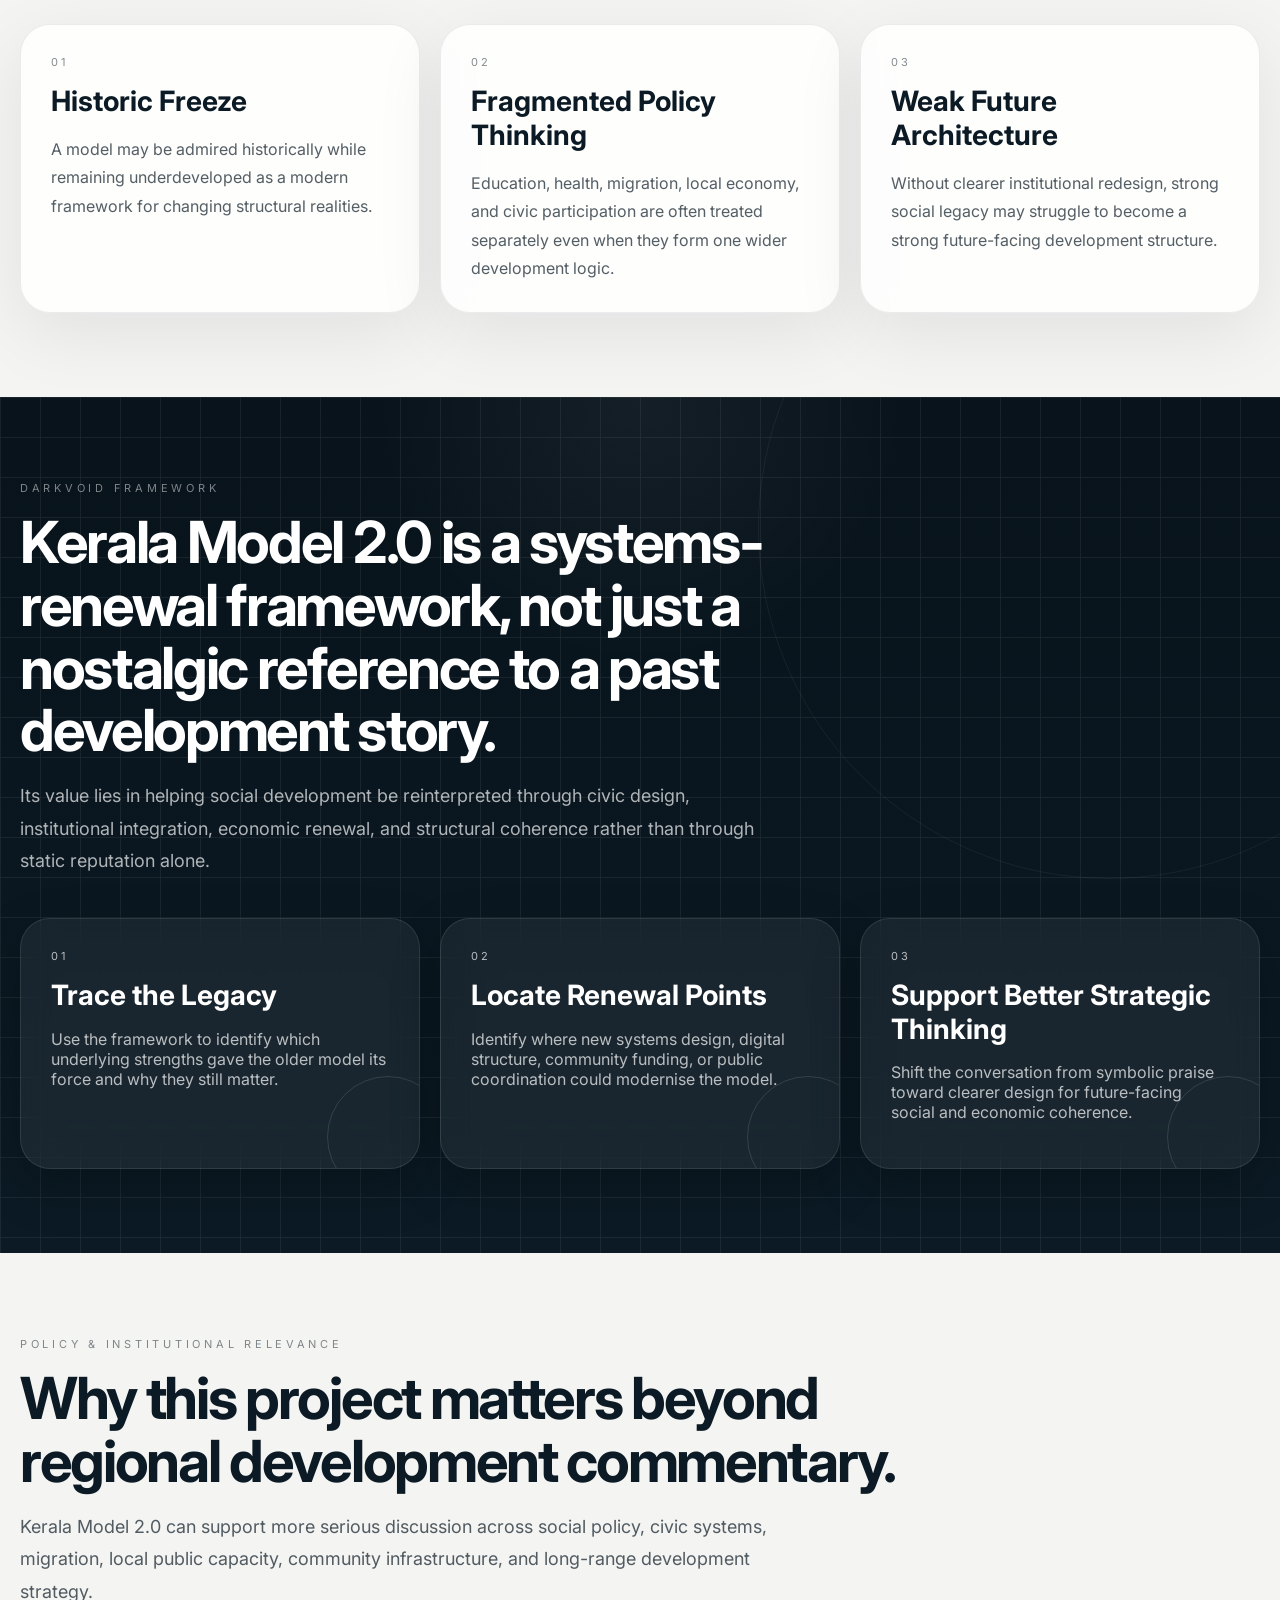
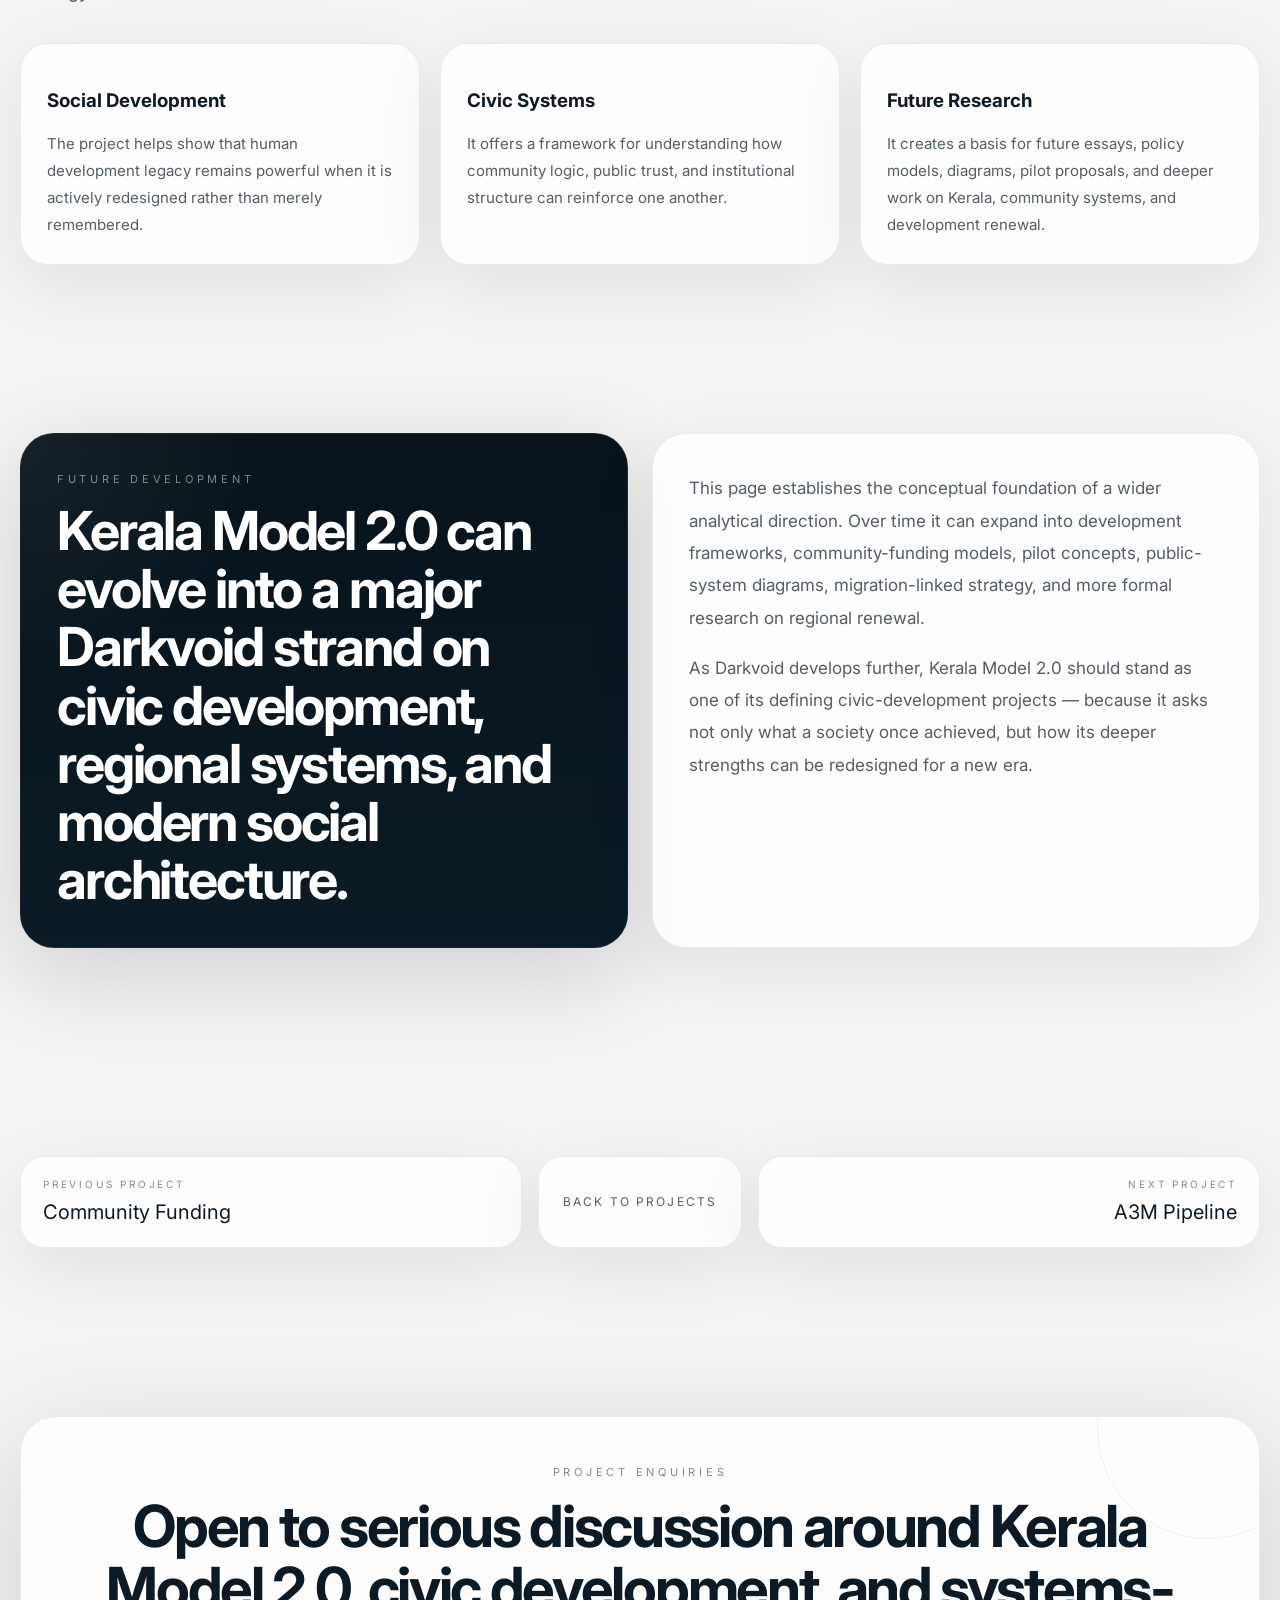
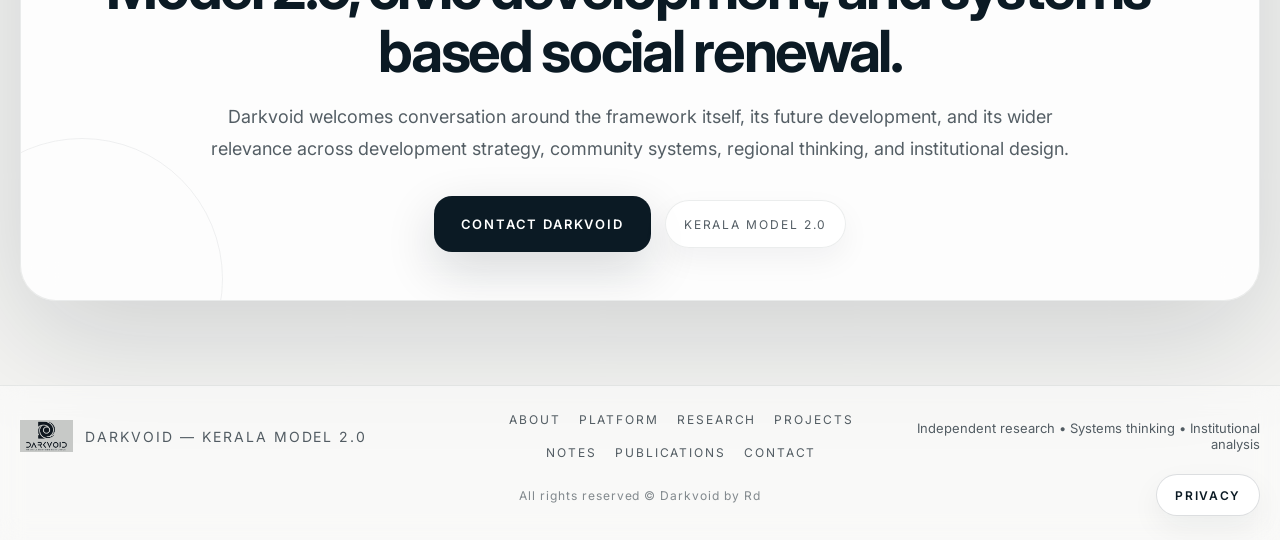
<file: kerala-model-2.html>
<!DOCTYPE html>
<html lang="en">
<head>
  <meta charset="UTF-8" />
  <meta name="viewport" content="width=device-width, initial-scale=1.0" />
  <title>Kerala Model 2.0 | Darkvoid</title>
  <link rel="canonical" href="https://darkvoid.ie/kerala-model-2.html" />
  <meta name="description" content="Kerala Model 2.0 — a Darkvoid project exploring how social development, civic logic, economic structure, and modern systems thinking can be reinterpreted in a renewed framework." />

  <meta property="og:title" content="Kerala Model 2.0 | Darkvoid" />
  <meta property="og:description" content="A Darkvoid project exploring how social development, civic logic, economic structure, and modern systems thinking can be reinterpreted in a renewed framework." />
  <meta property="og:type" content="website" />
  <meta property="og:url" content="https://darkvoid.ie/kerala-model-2.html" />
  <meta property="og:image" content="https://darkvoid.ie/logo.png" />

  <meta name="twitter:card" content="summary_large_image" />
  <meta name="twitter:title" content="Kerala Model 2.0 | Darkvoid" />
  <meta name="twitter:description" content="A Darkvoid project exploring how social development, civic logic, economic structure, and modern systems thinking can be reinterpreted in a renewed framework." />
  <meta name="twitter:image" content="https://darkvoid.ie/logo.png" />

  <link rel="icon" type="image/png" href="/favicon-96x96.png" sizes="96x96" />
  <link rel="icon" type="image/svg+xml" href="/favicon.svg" />
  <link rel="shortcut icon" href="/favicon.ico" />
  <link rel="apple-touch-icon" sizes="180x180" href="/apple-touch-icon.png" />
  <meta name="apple-mobile-web-app-title" content="DarkVoid" />
  <link rel="manifest" href="/site.webmanifest" />

  <link rel="preconnect" href="https://fonts.googleapis.com">
  <link rel="preconnect" href="https://fonts.gstatic.com" crossorigin>
  <link href="https://fonts.googleapis.com/css2?family=Inter:wght@300;400;500;600;700;800&display=swap" rel="stylesheet">
  <link rel="stylesheet" href="style.css">

  <style>
    .project-hero-dark .visual{
      background:linear-gradient(180deg, rgba(255,255,255,.16), rgba(255,255,255,.08));
      border-color:rgba(255,255,255,.18);
    }

    .project-hero-dark .btn-light{
      background:#f4f7fb;
      color:#081018;
      border-color:#f4f7fb;
      box-shadow:0 18px 60px rgba(255,255,255,.12);
    }

    .project-hero-dark .btn-light:hover{
      transform:translateY(-2px);
    }

    .project-dark{
      position:relative;
      color:#fff;
      background:
        radial-gradient(circle at 20% 10%, rgba(255,255,255,.05), transparent 20%),
        radial-gradient(circle at 80% 30%, rgba(255,255,255,.04), transparent 16%),
        linear-gradient(180deg, #050d14 0%, #09141d 46%, #0b1a24 100%);
      overflow:hidden;
    }

    .project-dark::before{
      content:"";
      position:absolute;
      inset:0;
      opacity:.08;
      background-image:
        linear-gradient(rgba(255,255,255,.8) 1px, transparent 1px),
        linear-gradient(90deg, rgba(255,255,255,.8) 1px, transparent 1px);
      background-size:40px 40px;
      pointer-events:none;
    }

    .project-dark .section-label,
    .project-dark .section-head p,
    .project-dark p{color:rgba(255,255,255,.72)}

    .project-dark h1,
    .project-dark h2,
    .project-dark h3{color:#fff}

    .model-grid{
      margin-top:40px;
      display:grid;
      grid-template-columns:repeat(4,1fr);
      gap:20px;
    }

    .model-stage{
      position:relative;
      overflow:hidden;
      border-radius:30px;
      padding:28px;
      background:rgba(255,255,255,.06);
      border:1px solid rgba(255,255,255,.10);
      box-shadow:0 18px 50px rgba(0,0,0,.22);
      backdrop-filter:blur(16px);
      transition:transform .25s ease, background .25s ease;
    }

    .model-stage:hover{
      transform:translateY(-4px);
      background:rgba(255,255,255,.09);
    }

    .model-stage-number{
      display:inline-flex;
      width:44px;
      height:44px;
      align-items:center;
      justify-content:center;
      border-radius:999px;
      background:rgba(255,255,255,.08);
      border:1px solid rgba(255,255,255,.12);
      font-size:12px;
      letter-spacing:.18em;
      color:rgba(255,255,255,.7);
      margin-bottom:18px;
    }

    .model-stage p{
      color:rgba(255,255,255,.72);
      font-size:15px;
      line-height:1.8;
    }

    .model-line{
      position:relative;
      margin-top:18px;
      height:2px;
      background:linear-gradient(90deg, rgba(255,255,255,.28), rgba(255,255,255,.05));
      border-radius:999px;
      overflow:hidden;
    }

    .model-line::after{
      content:"";
      position:absolute;
      inset:0;
      background:linear-gradient(90deg, transparent, rgba(255,255,255,.45), transparent);
      animation:modelFlow 6s linear infinite;
    }

    .model-notes{
      margin-top:34px;
      display:grid;
      grid-template-columns:repeat(3,1fr);
      gap:20px;
    }

    .model-note{
      border-radius:28px;
      padding:26px;
      background:rgba(255,255,255,.82);
      border:1px solid rgba(11,26,36,.08);
      box-shadow:var(--shadow);
    }

    .model-note p{
      margin:12px 0 0;
      font-size:15px;
      line-height:1.8;
      color:var(--muted);
    }

    .footer-bottom-elite{
      padding:0 0 24px;
      display:grid;
      grid-template-columns:1fr auto 1fr;
      align-items:center;
      gap:16px;
    }

    .footer-bottom-center{
      justify-self:center;
      font-size:12px;
      letter-spacing:.08em;
      color:var(--muted2);
      text-align:center;
    }

    .footer-bottom-right{
      justify-self:end;
    }

    .privacy-link{
      display:inline-flex;
      align-items:center;
      justify-content:center;
      min-height:42px;
      padding:0 18px;
      border-radius:999px;
      border:1px solid rgba(11,26,36,.14);
      background:rgba(255,255,255,.90);
      color:var(--text);
      font-size:12px;
      font-weight:600;
      letter-spacing:.14em;
      text-transform:uppercase;
      box-shadow:0 12px 30px rgba(11,26,36,.06);
      transition:.22s ease;
    }

    .privacy-link:hover{
      transform:translateY(-2px);
      box-shadow:0 16px 36px rgba(11,26,36,.10);
    }

    @keyframes modelFlow{
      0%{transform:translateX(-120%)}
      100%{transform:translateX(120%)}
    }

    @media (max-width:1080px){
      .model-grid,
      .model-notes{grid-template-columns:1fr 1fr}
    }

    @media (max-width:900px){
      .footer-bottom-elite{
        grid-template-columns:1fr;
      }

      .footer-bottom-center,
      .footer-bottom-right{
        justify-self:center;
      }
    }

    @media (max-width:760px){
      .model-grid,
      .model-notes{grid-template-columns:1fr}
    }
  </style>
</head>
<body>
  <div class="bg"></div>
  <div class="grid"></div>
  <div class="ambient"></div>

  <div class="signal-bar">
    <div class="container signal-inner">
      <div class="signal-left">
        <span>Darkvoid</span>
        <span>Framework Research</span>
      </div>
      <div class="signal-right">
        <span>Ireland</span>
        <span>Global</span>
      </div>
    </div>
  </div>

  <header class="nav">
    <div class="container nav-inner">
      <a href="index.html" class="brand">
        <img src="logo.png" alt="Darkvoid logo">
      </a>

      <nav class="nav-links">
        <a href="index.html#about">About</a>
        <a href="platform.html">Platform</a>
        <a href="research.html">Research</a>
        <a href="projects.html" class="active">Projects</a>
        <a href="notes.html">Notes</a>
        <a href="publications.html">Publications</a>
        <a href="contact.html#contact-form">Contact</a>
      </nav>
    </div>
  </header>

  <main>
    <section class="hero project-dark project-hero-dark" id="home">
      <div class="container hero-grid">
        <div class="hero-content reveal">
          <div class="eyebrow">
            <span class="dot"></span>
            <span>Kerala Model 2.0</span>
          </div>

          <h1>
            Reinterpreting social development, civic strength, and economic structure through a renewed systems framework.
          </h1>

          <p class="hero-text">
            Kerala Model 2.0 is a Darkvoid project exploring whether the legacy of social development associated with Kerala can be rethought for a new era of structural complexity. It asks how education, health, migration, civic culture, digital infrastructure, community funding, and local resilience might be organised into a modern systems framework rather than treated as separate policy fragments.
          </p>

          <div class="hero-actions">
            <a href="#model-chain" class="btn btn-dark">View the Structure</a>
            <a href="#framework" class="btn btn-light">View the Framework</a>
          </div>

          <div class="hero-stats">
            <div class="stat">
              <span class="label">Framework Status</span>
              <span class="value">Framework Page Live</span>
            </div>
            <div class="stat">
              <span class="label">Domain</span>
              <span class="value">Social development • Civic systems • Regional strategy</span>
            </div>
            <div class="stat">
              <span class="label">Purpose</span>
              <span class="value">Understanding renewal through systems thinking</span>
            </div>
          </div>
        </div>

        <div class="hero-visual reveal">
          <div class="visual">
            <div class="halo"></div>
            <div class="ring ring1"></div>
            <div class="ring ring2"></div>
            <div class="ring ring3"></div>
            <div class="ring-soft"></div>
            <div class="orbit-line"></div>

            <div class="logo-panel">
              <div class="logo-wrap">
                <img src="logo.png" class="hero-logo" alt="Kerala Model 2.0">
              </div>
              <p class="panel-text">
                A Darkvoid project for thinking about how social development models can be renewed through civic design, community strength, and systems coherence.
              </p>
            </div>
          </div>
        </div>
      </div>
    </section>

    <section class="section" id="problem">
      <div class="container two-col">
        <div class="panel panel-dark reveal">
          <div class="section-label">The Problem</div>
          <h2>
            Legacy development models can lose force when their structural renewal is not clearly reimagined.
          </h2>
        </div>

        <div class="panel panel-light reveal">
          <p>
            Kerala has long been associated with strong human development, literacy, health indicators, migration-linked resilience, and civic depth. But historic achievement does not automatically resolve modern structural pressures. Labour markets change, public systems strain, migration reshapes local life, and community strength may weaken without new institutional form.
          </p>
          <p>
            Kerala Model 2.0 exists to ask whether the strengths historically associated with Kerala can be reorganised into a clearer modern architecture — one that links social development to structural design, civic participation, economic strategy, and future-facing systems thinking.
          </p>
        </div>
      </div>
    </section>

    <section class="section project-dark" id="model-chain">
      <div class="container">
        <div class="section-head reveal">
          <div class="section-label">Model Structure</div>
          <h2>Four linked layers shaping renewal through a modern Kerala systems framework.</h2>
          <p>
            Kerala Model 2.0 should be read as a structural pathway. Renewal depends not on one policy gesture, but on how civic, economic, institutional, and community strengths are connected and redesigned.
          </p>
        </div>

        <div class="model-grid">
          <div class="model-stage reveal">
            <div class="model-stage-number">01</div>
            <h3>Social Foundations</h3>
            <p>
              Education, health, literacy, welfare logic, and public awareness remain core structural strengths that shape civic capacity.
            </p>
            <div class="model-line"></div>
          </div>

          <div class="model-stage reveal">
            <div class="model-stage-number">02</div>
            <h3>Community & Civic Structure</h3>
            <p>
              Local participation, collective trust, neighbourhood networks, and public-minded culture can become stronger if given renewed institutional form.
            </p>
            <div class="model-line"></div>
          </div>

          <div class="model-stage reveal">
            <div class="model-stage-number">03</div>
            <h3>Economic & Systems Renewal</h3>
            <p>
              Migration, digital infrastructure, micro-contribution systems, skilled development, and institutional redesign may become key to the next phase of resilience.
            </p>
            <div class="model-line"></div>
          </div>

          <div class="model-stage reveal">
            <div class="model-stage-number">04</div>
            <h3>Modern Development Coherence</h3>
            <p>
              The result may be a more integrated model of human development, civic strength, and public innovation suited to contemporary structural reality.
            </p>
            <div class="model-line"></div>
          </div>
        </div>
      </div>
    </section>

    <section class="section" id="why-missed">
      <div class="container">
        <div class="section-head reveal">
          <div class="section-label">Why Existing Thinking Misses It</div>
          <h2>Development is harder to renew when it is remembered symbolically but not restructured institutionally.</h2>
          <p>
            Public narratives may celebrate the older model while giving less attention to what its modern renewal would require in terms of institutions, systems design, economic pathways, and civic coordination.
          </p>
        </div>

        <div class="cards">
          <div class="card reveal">
            <div class="card-number">01</div>
            <h3>Historic Freeze</h3>
            <p>
              A model may be admired historically while remaining underdeveloped as a modern framework for changing structural realities.
            </p>
          </div>

          <div class="card reveal">
            <div class="card-number">02</div>
            <h3>Fragmented Policy Thinking</h3>
            <p>
              Education, health, migration, local economy, and civic participation are often treated separately even when they form one wider development logic.
            </p>
          </div>

          <div class="card reveal">
            <div class="card-number">03</div>
            <h3>Weak Future Architecture</h3>
            <p>
              Without clearer institutional redesign, strong social legacy may struggle to become a strong future-facing development structure.
            </p>
          </div>
        </div>
      </div>
    </section>

    <section class="section dark-section" id="framework">
      <div class="container">
        <div class="section-head reveal">
          <div class="section-label">Darkvoid Framework</div>
          <h2>Kerala Model 2.0 is a systems-renewal framework, not just a nostalgic reference to a past development story.</h2>
          <p>
            Its value lies in helping social development be reinterpreted through civic design, institutional integration, economic renewal, and structural coherence rather than through static reputation alone.
          </p>
        </div>

        <div class="cards">
          <div class="glass-card reveal">
            <div class="card-number">01</div>
            <h3>Trace the Legacy</h3>
            <p>
              Use the framework to identify which underlying strengths gave the older model its force and why they still matter.
            </p>
          </div>

          <div class="glass-card reveal">
            <div class="card-number">02</div>
            <h3>Locate Renewal Points</h3>
            <p>
              Identify where new systems design, digital structure, community funding, or public coordination could modernise the model.
            </p>
          </div>

          <div class="glass-card reveal">
            <div class="card-number">03</div>
            <h3>Support Better Strategic Thinking</h3>
            <p>
              Shift the conversation from symbolic praise toward clearer design for future-facing social and economic coherence.
            </p>
          </div>
        </div>
      </div>
    </section>

    <section class="section" id="policy-relevance">
      <div class="container">
        <div class="section-head reveal">
          <div class="section-label">Policy & Institutional Relevance</div>
          <h2>Why this project matters beyond regional development commentary.</h2>
          <p>
            Kerala Model 2.0 can support more serious discussion across social policy, civic systems, migration, local public capacity, community infrastructure, and long-range development strategy.
          </p>
        </div>

        <div class="model-notes">
          <div class="model-note reveal">
            <h3>Social Development</h3>
            <p>
              The project helps show that human development legacy remains powerful when it is actively redesigned rather than merely remembered.
            </p>
          </div>

          <div class="model-note reveal">
            <h3>Civic Systems</h3>
            <p>
              It offers a framework for understanding how community logic, public trust, and institutional structure can reinforce one another.
            </p>
          </div>

          <div class="model-note reveal">
            <h3>Future Research</h3>
            <p>
              It creates a basis for future essays, policy models, diagrams, pilot proposals, and deeper work on Kerala, community systems, and development renewal.
            </p>
          </div>
        </div>
      </div>
    </section>

    <section class="section" id="future-development">
      <div class="container two-col">
        <div class="panel panel-dark reveal">
          <div class="section-label">Future Development</div>
          <h2>
            Kerala Model 2.0 can evolve into a major Darkvoid strand on civic development, regional systems, and modern social architecture.
          </h2>
        </div>

        <div class="panel panel-light reveal">
          <p>
            This page establishes the conceptual foundation of a wider analytical direction. Over time it can expand into development frameworks, community-funding models, pilot concepts, public-system diagrams, migration-linked strategy, and more formal research on regional renewal.
          </p>
          <p>
            As Darkvoid develops further, Kerala Model 2.0 should stand as one of its defining civic-development projects — because it asks not only what a society once achieved, but how its deeper strengths can be redesigned for a new era.
          </p>
        </div>
      </div>
    </section>

    <section class="section" id="project-nav">
      <div class="container">
        <div class="project-nav reveal">
          <a href="community-funding.html" class="project-nav-link">
            <span class="project-nav-label">Previous Project</span>
            <span class="project-nav-title">Community Funding</span>
          </a>

          <a href="projects.html" class="project-nav-center">
            Back to Projects
          </a>

          <a href="a3m-pipeline.html" class="project-nav-link align-right">
            <span class="project-nav-label">Next Project</span>
            <span class="project-nav-title">A3M Pipeline</span>
          </a>
        </div>
      </div>
    </section>

    <section class="section" id="contact-strip">
      <div class="container">
        <div class="contact-panel reveal">
          <div class="section-label">Project Enquiries</div>
          <h2>Open to serious discussion around Kerala Model 2.0, civic development, and systems-based social renewal.</h2>
          <p>
            Darkvoid welcomes conversation around the framework itself, its future development, and its wider relevance across development strategy, community systems, regional thinking, and institutional design.
          </p>

          <div class="contact-actions">
            <a href="contact.html#contact-form" class="btn btn-dark">Contact Darkvoid</a>
            <div class="pill">Kerala Model 2.0</div>
          </div>
        </div>
      </div>
    </section>
  </main>

  <footer class="footer">
    <div class="container footer-inner footer-grid">
      <div class="footer-brand">
        <img src="logo.png" alt="Darkvoid mark">
        <span>DARKVOID — Kerala Model 2.0</span>
      </div>

      <nav class="footer-links">
        <a href="index.html#about">About</a>
        <a href="platform.html">Platform</a>
        <a href="research.html">Research</a>
        <a href="projects.html">Projects</a>
        <a href="notes.html">Notes</a>
        <a href="publications.html">Publications</a>
        <a href="contact.html#contact-form">Contact</a>
      </nav>

      <div class="footer-meta">
        Independent research • Systems thinking • Institutional analysis
      </div>
    </div>

    <div class="container footer-bottom-elite">
      <div></div>
      <div class="footer-bottom-center">All rights reserved © Darkvoid by Rd</div>
      <div class="footer-bottom-right">
        <a href="privacy.html" class="privacy-link">Privacy</a>
      </div>
    </div>
  </footer>

  <script src="script.js"></script>
</body>
</html>
</file>
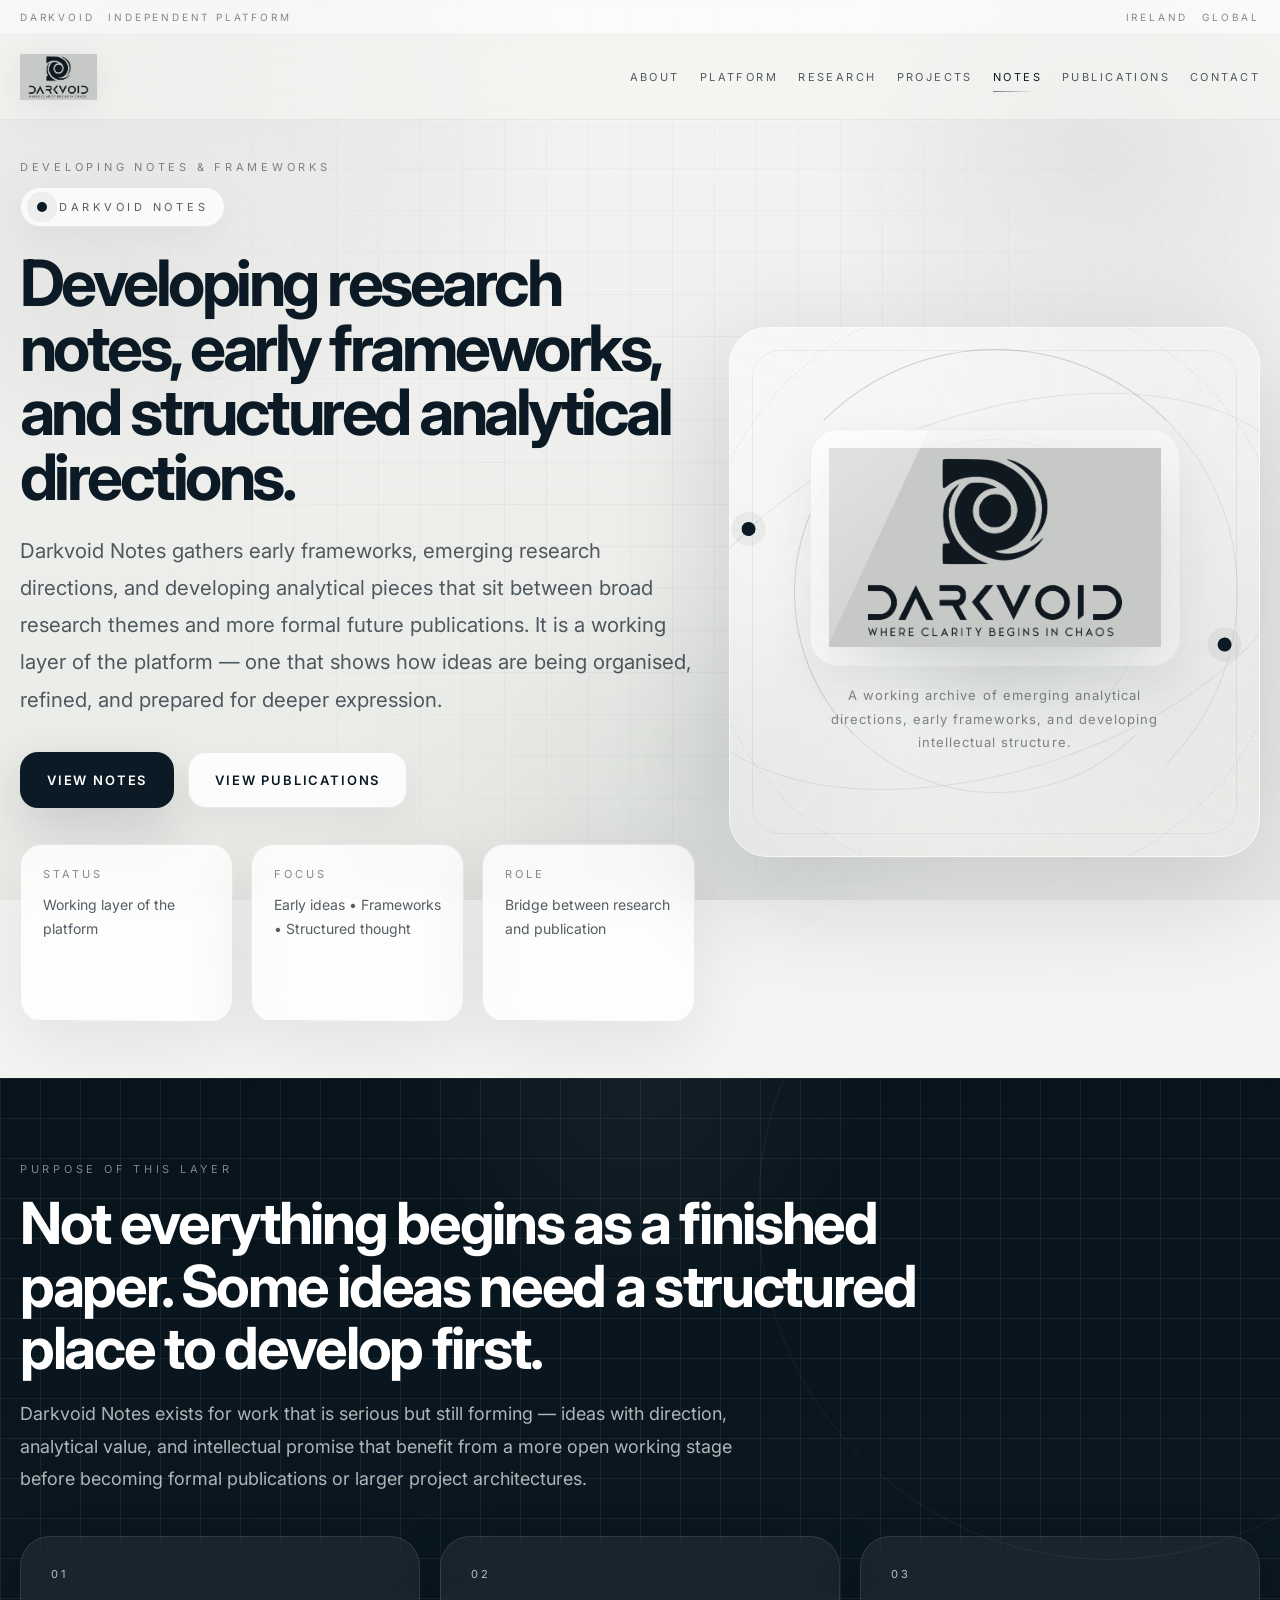
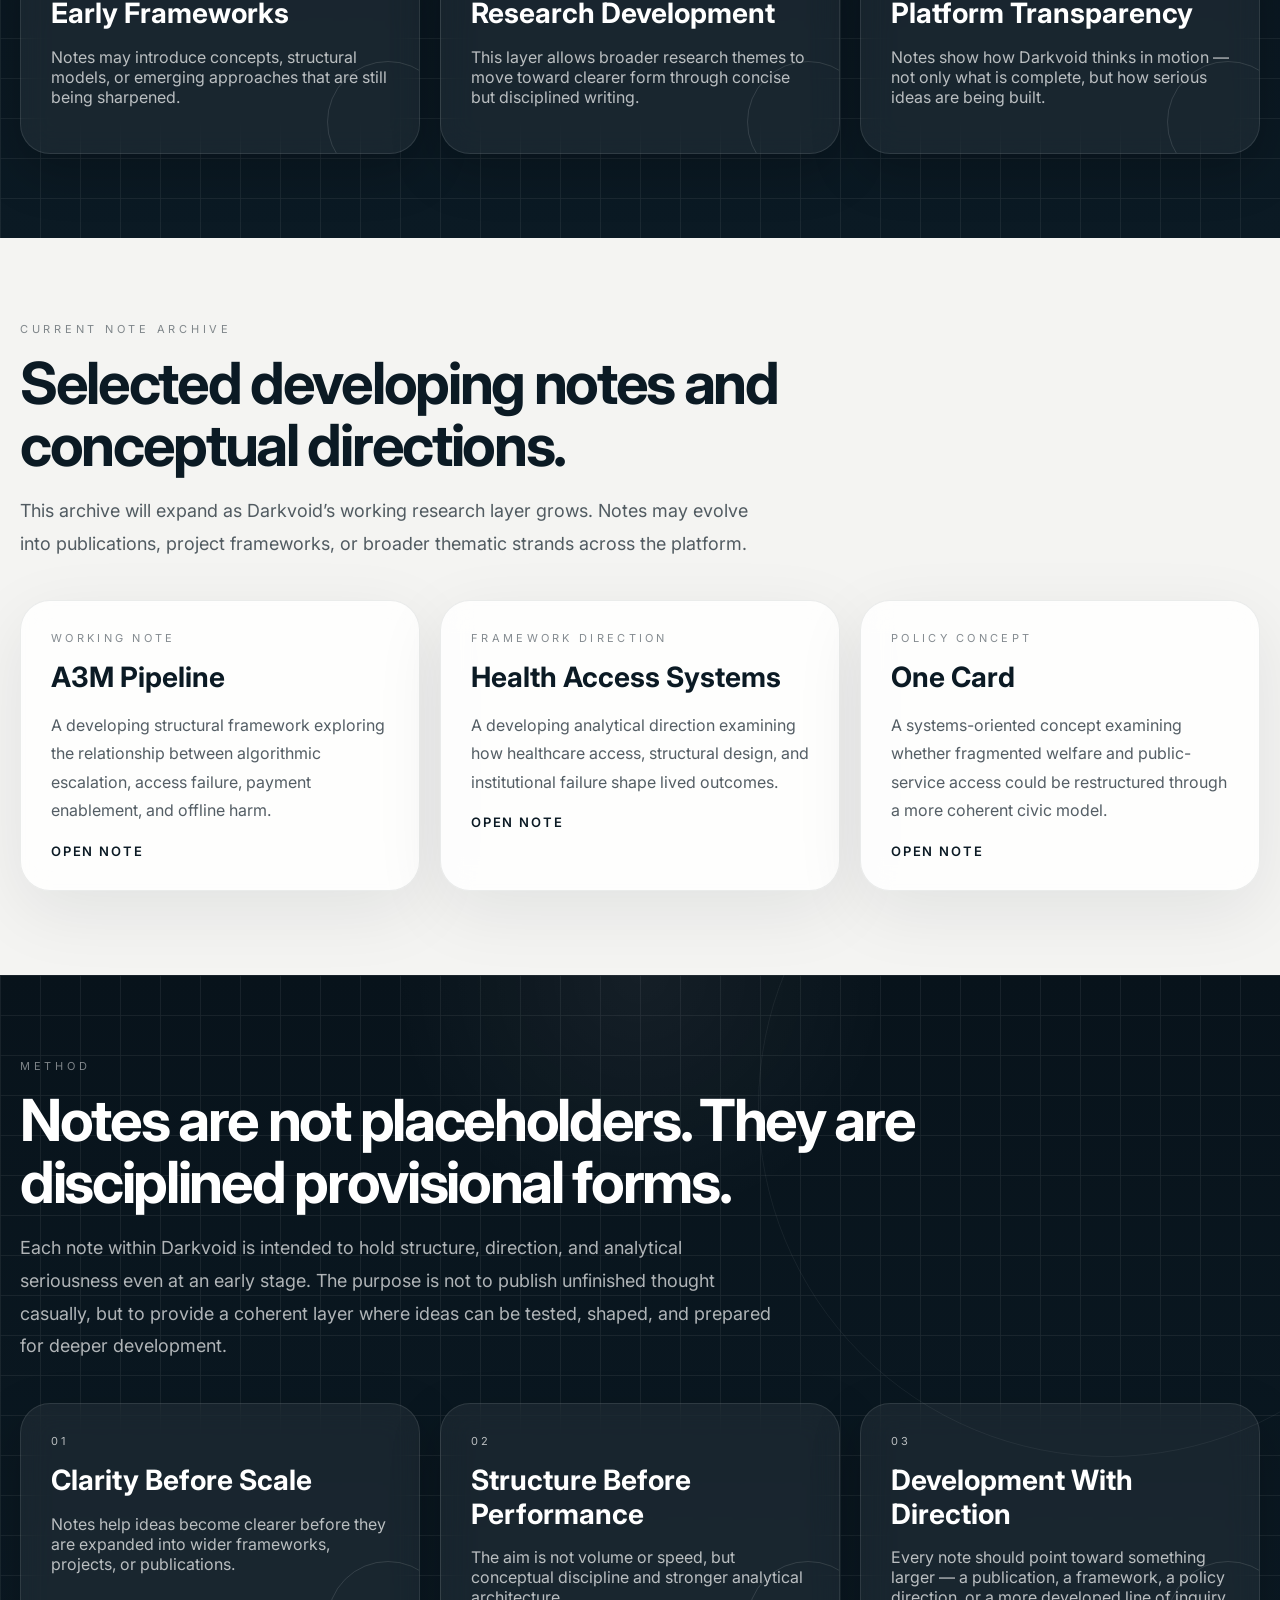
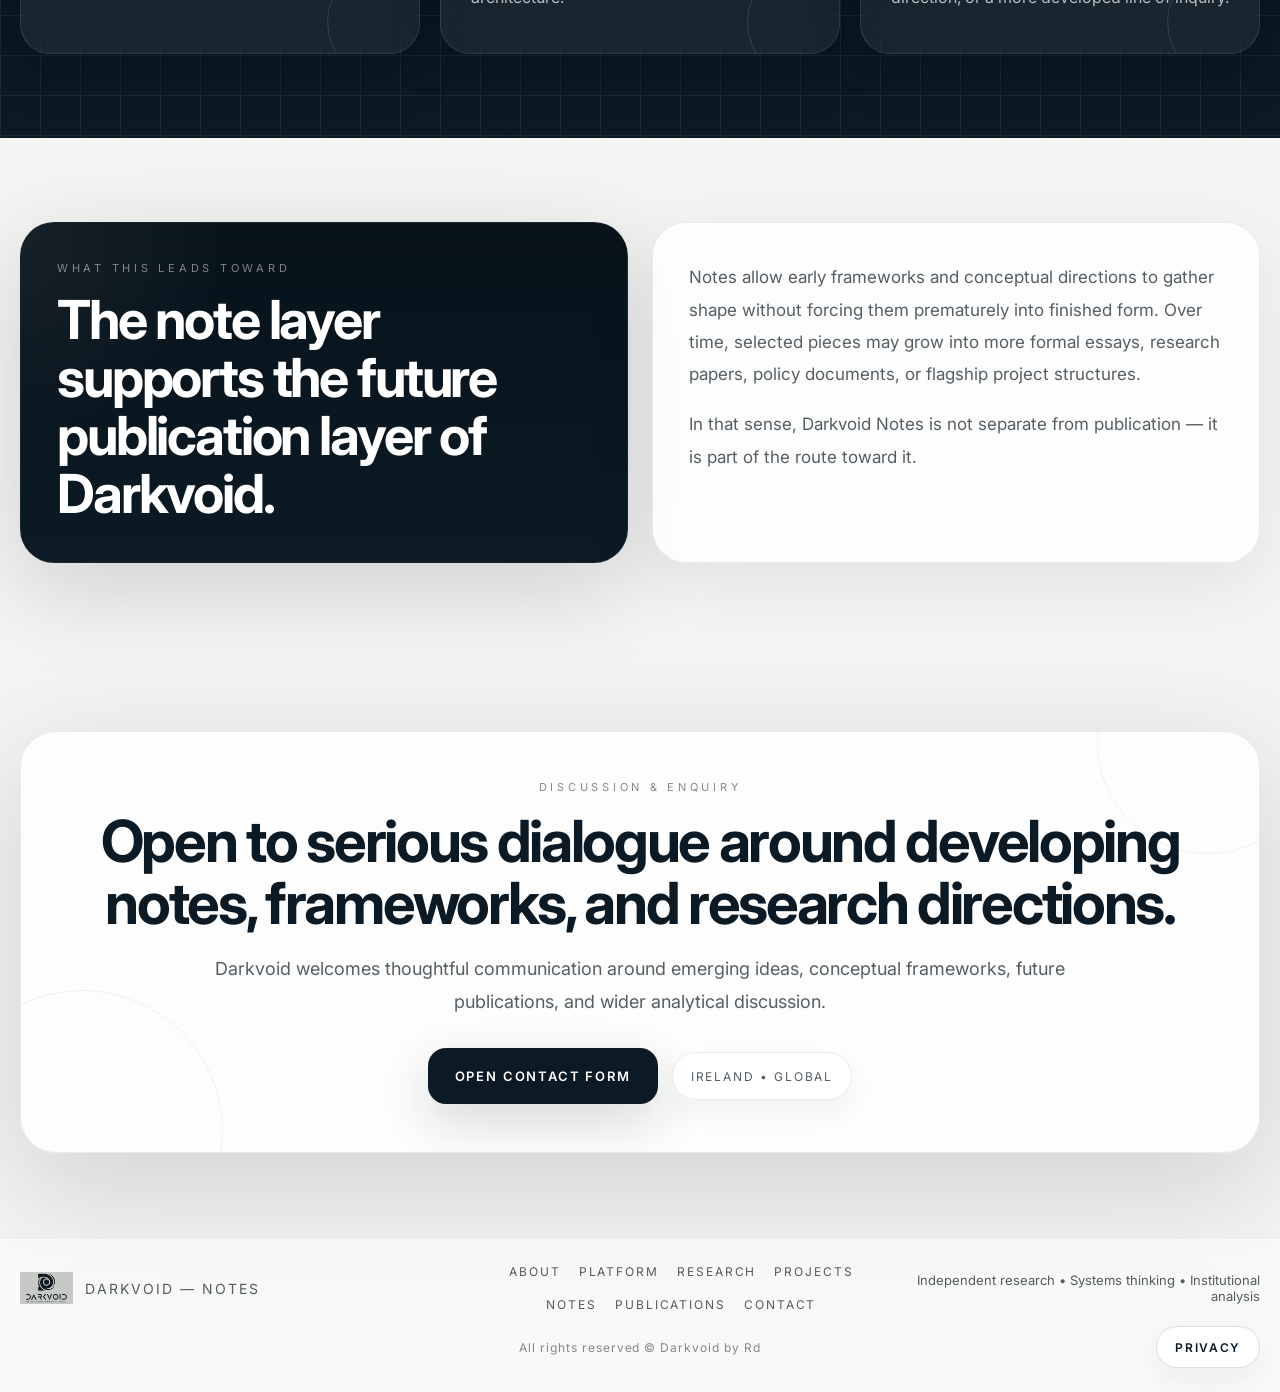
<file: notes.html>
<!DOCTYPE html>
<html lang="en">
<head>

<meta charset="UTF-8">
<meta name="viewport" content="width=device-width, initial-scale=1.0">

<title>Notes | Darkvoid</title>

  <link rel="canonical" href="https://darkvoid.ie/notes.html" />

<meta name="description" content="Developing research notes, early frameworks, and structured analytical directions across systems, institutions, and public complexity." />

<meta property="og:title" content="Darkvoid Notes" />
<meta property="og:description" content="Developing research notes, early frameworks, and structured analytical directions across systems, institutions, and public complexity." />
<meta property="og:type" content="website" />
<meta property="og:url" content="https://darkvoid.ie/notes.html" />
<meta property="og:image" content="https://darkvoid.ie/logo.png" />

<meta name="twitter:card" content="summary_large_image" />
<meta name="twitter:title" content="Darkvoid Notes" />
<meta name="twitter:description" content="Developing research notes, early frameworks, and structured analytical directions across systems, institutions, and public complexity." />
<meta name="twitter:image" content="https://darkvoid.ie/logo.png" />

<link rel="icon" type="image/png" href="/favicon-96x96.png" sizes="96x96" />
<link rel="icon" type="image/svg+xml" href="/favicon.svg" />
<link rel="shortcut icon" href="/favicon.ico" />
<link rel="apple-touch-icon" sizes="180x180" href="/apple-touch-icon.png" />
<meta name="apple-mobile-web-app-title" content="DarkVoid" />
<link rel="manifest" href="/site.webmanifest" />

<link rel="preconnect" href="https://fonts.googleapis.com">
<link rel="preconnect" href="https://fonts.gstatic.com" crossorigin>
<link href="https://fonts.googleapis.com/css2?family=Inter:wght@300;400;500;600;700;800&display=swap" rel="stylesheet">

<link rel="stylesheet" href="style.css">

<style>
  .footer-bottom-elite{
    padding:0 0 24px;
    display:grid;
    grid-template-columns:1fr auto 1fr;
    align-items:center;
    gap:16px;
  }

  .footer-bottom-center{
    justify-self:center;
    font-size:12px;
    letter-spacing:.08em;
    color:var(--muted2);
    text-align:center;
  }

  .footer-bottom-right{
    justify-self:end;
  }

  .privacy-link{
    display:inline-flex;
    align-items:center;
    justify-content:center;
    min-height:42px;
    padding:0 18px;
    border-radius:999px;
    border:1px solid rgba(11,26,36,.14);
    background:rgba(255,255,255,.90);
    color:var(--text);
    font-size:12px;
    font-weight:600;
    letter-spacing:.14em;
    text-transform:uppercase;
    box-shadow:0 12px 30px rgba(11,26,36,.06);
    transition:.22s ease;
  }

  .privacy-link:hover{
    transform:translateY(-2px);
    box-shadow:0 16px 36px rgba(11,26,36,.10);
  }

  @media (max-width:900px){
    .footer-bottom-elite{
      grid-template-columns:1fr;
    }

    .footer-bottom-center,
    .footer-bottom-right{
      justify-self:center;
    }
  }
</style>

</head>
<body>

<div class="bg"></div>
<div class="grid"></div>
<div class="ambient"></div>

<div class="signal-bar">
  <div class="container signal-inner">
    <div class="signal-left">
      <span>Darkvoid</span>
      <span>Independent Platform</span>
    </div>

    <div class="signal-right">
      <span>Ireland</span>
      <span>Global</span>
    </div>
  </div>
</div>

<header class="nav">
  <div class="container nav-inner">
    <a href="index.html" class="brand">
      <img src="logo.png" alt="Darkvoid logo">
    </a>

    <nav class="nav-links">
      <a href="index.html#about">About</a>
      <a href="platform.html">Platform</a>
      <a href="research.html">Research</a>
      <a href="projects.html">Projects</a>
      <a href="notes.html" class="active">Notes</a>
      <a href="publications.html">Publications</a>
      <a href="contact.html#contact-form">Contact</a>
    </nav>
  </div>
</header>

<main>

  <section class="hero" id="home">
    <div class="container hero-grid">
      <div class="hero-content reveal">
        <p class="hero-kicker">Developing Notes &amp; Frameworks</p>

        <div class="eyebrow">
          <span class="dot"></span>
          <span>Darkvoid Notes</span>
        </div>

        <h1>
          Developing research notes, early frameworks, and structured analytical directions.
        </h1>

        <p class="hero-text">
          Darkvoid Notes gathers early frameworks, emerging research directions, and developing analytical pieces that sit between broad research themes and more formal future publications. It is a working layer of the platform — one that shows how ideas are being organised, refined, and prepared for deeper expression.
        </p>

        <div class="hero-actions">
          <a href="#note-archive" class="btn btn-dark">View Notes</a>
          <a href="publications.html" class="btn btn-light">View Publications</a>
        </div>

        <div class="hero-stats">
          <div class="stat">
            <span class="label">Status</span>
            <span class="value">Working layer of the platform</span>
          </div>
          <div class="stat">
            <span class="label">Focus</span>
            <span class="value">Early ideas • Frameworks • Structured thought</span>
          </div>
          <div class="stat">
            <span class="label">Role</span>
            <span class="value">Bridge between research and publication</span>
          </div>
        </div>
      </div>

      <div class="hero-visual reveal">
        <div class="visual">
          <div class="halo"></div>
          <div class="ring ring1"></div>
          <div class="ring ring2"></div>
          <div class="ring ring3"></div>
          <div class="ring-soft"></div>
          <div class="orbit-line"></div>

          <div class="logo-panel">
            <div class="logo-wrap">
              <img src="logo.png" class="hero-logo" alt="Darkvoid Notes">
            </div>
            <p class="panel-text">
              A working archive of emerging analytical directions, early frameworks, and developing intellectual structure.
            </p>
          </div>
        </div>
      </div>
    </div>
  </section>

  <section class="section dark-section" id="notes-purpose">
    <div class="container">
      <div class="section-head reveal">
        <div class="section-label">Purpose of This Layer</div>
        <h2>
          Not everything begins as a finished paper. Some ideas need a structured place to develop first.
        </h2>

        <p>
          Darkvoid Notes exists for work that is serious but still forming — ideas with direction, analytical value, and intellectual promise that benefit from a more open working stage before becoming formal publications or larger project architectures.
        </p>
      </div>

      <div class="cards">
        <div class="glass-card reveal">
          <div class="card-number">01</div>
          <h3>Early Frameworks</h3>
          <p>
            Notes may introduce concepts, structural models, or emerging approaches that are still being sharpened.
          </p>
        </div>

        <div class="glass-card reveal">
          <div class="card-number">02</div>
          <h3>Research Development</h3>
          <p>
            This layer allows broader research themes to move toward clearer form through concise but disciplined writing.
          </p>
        </div>

        <div class="glass-card reveal">
          <div class="card-number">03</div>
          <h3>Platform Transparency</h3>
          <p>
            Notes show how Darkvoid thinks in motion — not only what is complete, but how serious ideas are being built.
          </p>
        </div>
      </div>
    </div>
  </section>

  <section class="section" id="note-archive">
    <div class="container">
      <div class="section-head reveal">
        <div class="section-label">Current Note Archive</div>
        <h2>
          Selected developing notes and conceptual directions.
        </h2>

        <p>
          This archive will expand as Darkvoid’s working research layer grows. Notes may evolve into publications, project frameworks, or broader thematic strands across the platform.
        </p>
      </div>

      <div class="cards">
        <article class="card reveal">
          <div class="card-number">Working Note</div>
          <h3>A3M Pipeline</h3>
          <p>
            A developing structural framework exploring the relationship between algorithmic escalation, access failure, payment enablement, and offline harm.
          </p>
          <a href="a3m-pipeline.html" class="text-link">Open note</a>
        </article>

        <article class="card reveal">
          <div class="card-number">Framework Direction</div>
          <h3>Health Access Systems</h3>
          <p>
            A developing analytical direction examining how healthcare access, structural design, and institutional failure shape lived outcomes.
          </p>
          <a href="health-access.html" class="text-link">Open note</a>
        </article>

        <article class="card reveal">
          <div class="card-number">Policy Concept</div>
          <h3>One Card</h3>
          <p>
            A systems-oriented concept examining whether fragmented welfare and public-service access could be restructured through a more coherent civic model.
          </p>
          <a href="one-card.html" class="text-link">Open note</a>
        </article>
      </div>
    </div>
  </section>

  <section class="section dark-section" id="note-method">
    <div class="container">
      <div class="section-head reveal">
        <div class="section-label">Method</div>
        <h2>
          Notes are not placeholders. They are disciplined provisional forms.
        </h2>

        <p>
          Each note within Darkvoid is intended to hold structure, direction, and analytical seriousness even at an early stage. The purpose is not to publish unfinished thought casually, but to provide a coherent layer where ideas can be tested, shaped, and prepared for deeper development.
        </p>
      </div>

      <div class="cards">
        <div class="glass-card reveal">
          <div class="card-number">01</div>
          <h3>Clarity Before Scale</h3>
          <p>
            Notes help ideas become clearer before they are expanded into wider frameworks, projects, or publications.
          </p>
        </div>

        <div class="glass-card reveal">
          <div class="card-number">02</div>
          <h3>Structure Before Performance</h3>
          <p>
            The aim is not volume or speed, but conceptual discipline and stronger analytical architecture.
          </p>
        </div>

        <div class="glass-card reveal">
          <div class="card-number">03</div>
          <h3>Development With Direction</h3>
          <p>
            Every note should point toward something larger — a publication, a framework, a policy direction, or a more developed line of inquiry.
          </p>
        </div>
      </div>
    </div>
  </section>

  <section class="section" id="next-steps">
    <div class="container two-col">
      <div class="panel panel-dark reveal">
        <div class="section-label">What This Leads Toward</div>
        <h2>
          The note layer supports the future publication layer of Darkvoid.
        </h2>
      </div>

      <div class="panel panel-light reveal">
        <p>
          Notes allow early frameworks and conceptual directions to gather shape without forcing them prematurely into finished form. Over time, selected pieces may grow into more formal essays, research papers, policy documents, or flagship project structures.
        </p>
        <p>
          In that sense, Darkvoid Notes is not separate from publication — it is part of the route toward it.
        </p>
      </div>
    </div>
  </section>

  <section class="section" id="contact-strip">
    <div class="container">
      <div class="contact-panel reveal">
        <div class="section-label">Discussion &amp; Enquiry</div>
        <h2>Open to serious dialogue around developing notes, frameworks, and research directions.</h2>
        <p>
          Darkvoid welcomes thoughtful communication around emerging ideas, conceptual frameworks, future publications, and wider analytical discussion.
        </p>

        <div class="contact-actions">
          <a href="contact.html#contact-form" class="btn btn-dark">Open Contact Form</a>
          <div class="pill">Ireland • Global</div>
        </div>
      </div>
    </div>
  </section>

</main>

<footer class="footer">
  <div class="container footer-inner footer-grid">
    <div class="footer-brand">
      <img src="logo.png" alt="Darkvoid mark">
      <span>DARKVOID — Notes</span>
    </div>

    <nav class="footer-links">
      <a href="index.html#about">About</a>
      <a href="platform.html">Platform</a>
      <a href="research.html">Research</a>
      <a href="projects.html">Projects</a>
      <a href="notes.html">Notes</a>
      <a href="publications.html">Publications</a>
      <a href="contact.html#contact-form">Contact</a>
    </nav>

    <div class="footer-meta">
      Independent research • Systems thinking • Institutional analysis
    </div>
  </div>

  <div class="container footer-bottom-elite">
    <div></div>
    <div class="footer-bottom-center">All rights reserved © Darkvoid by Rd</div>
    <div class="footer-bottom-right">
      <a href="privacy.html" class="privacy-link">Privacy</a>
    </div>
  </div>
</footer>

<script src="script.js"></script>
</body>
</html>
</file>
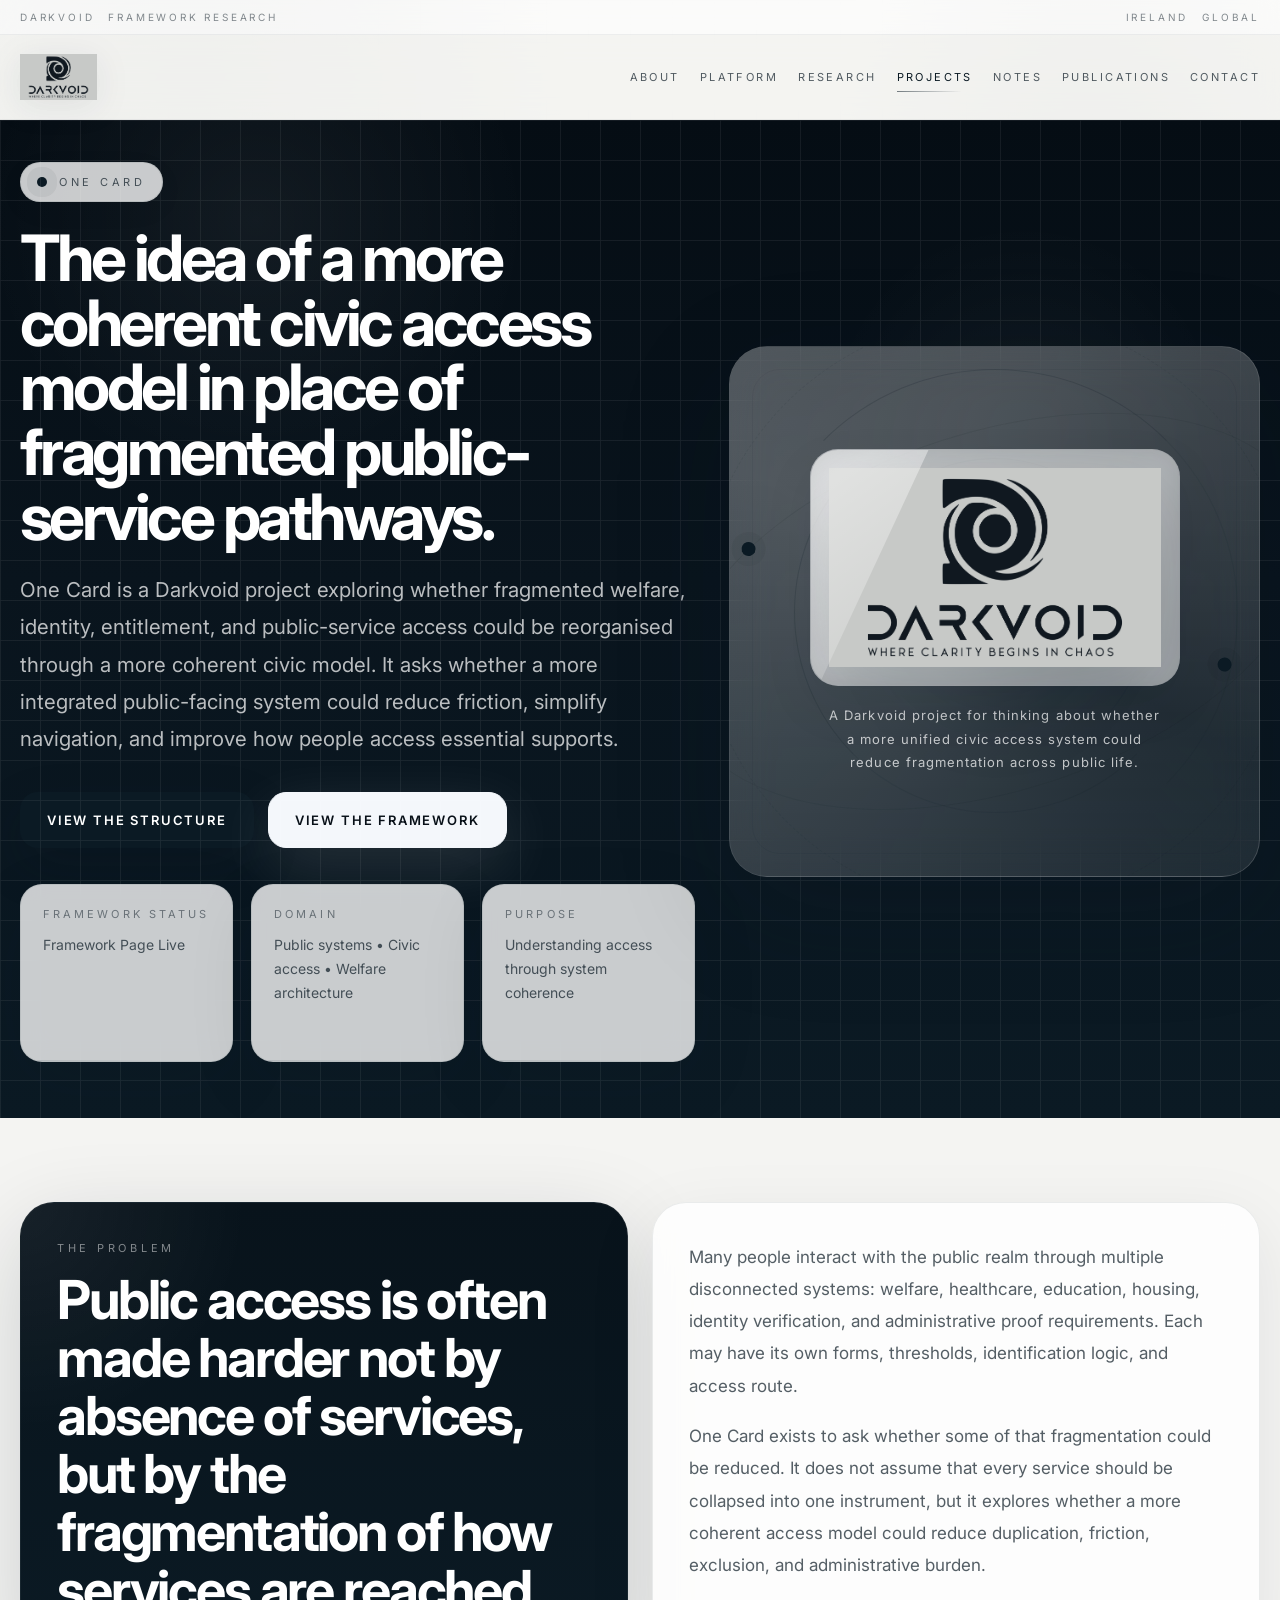
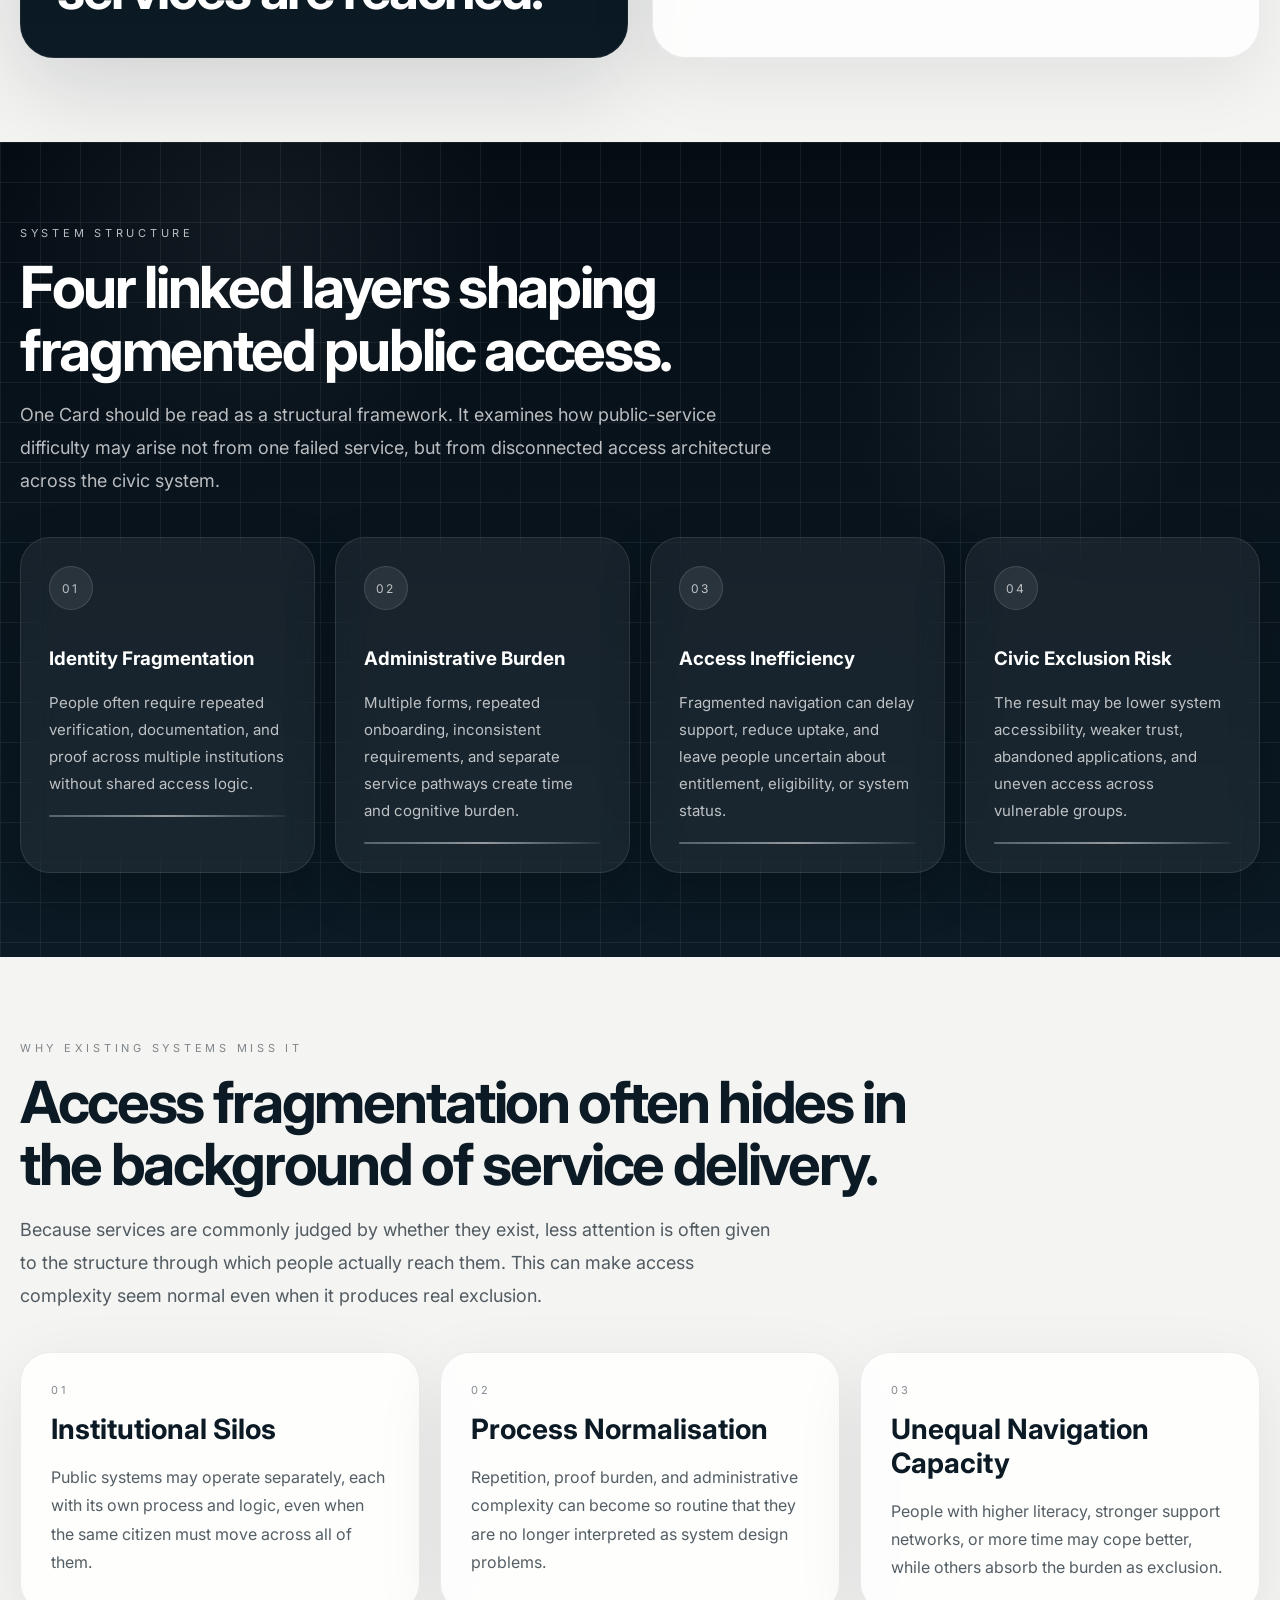
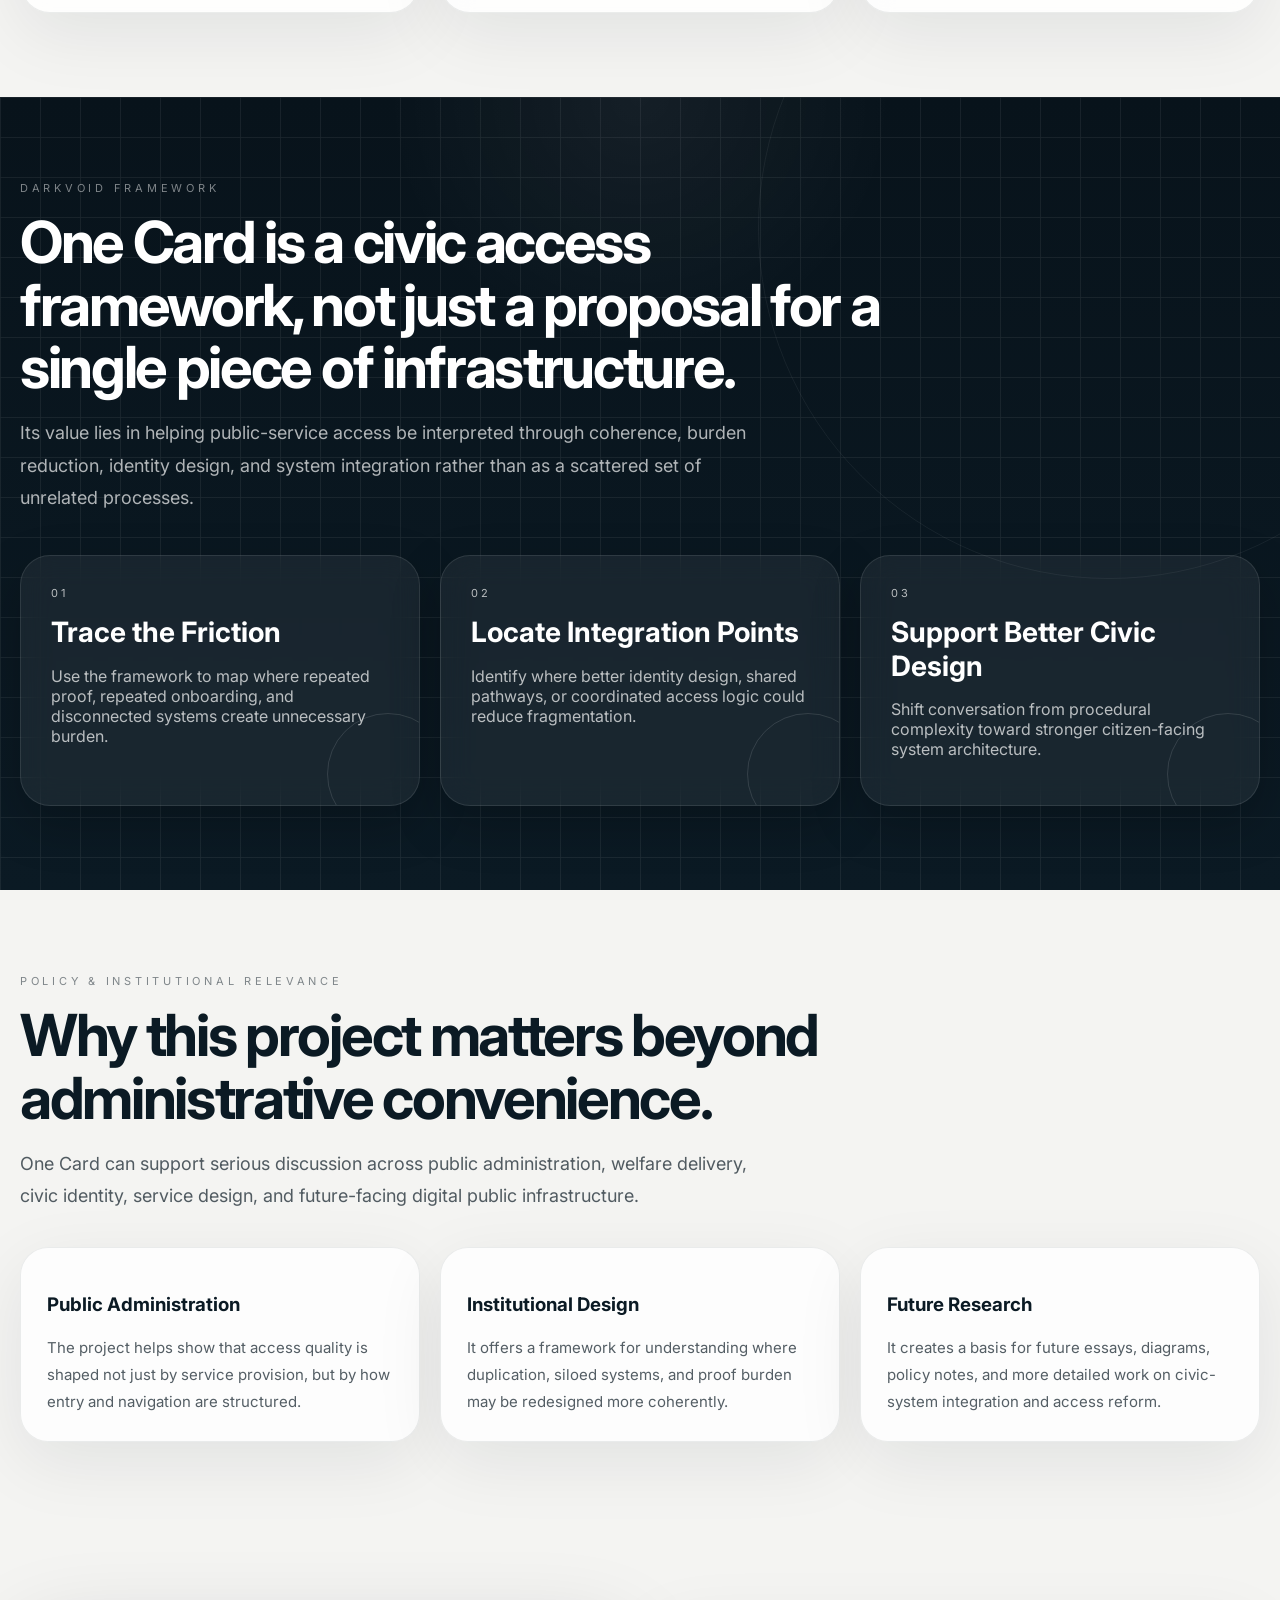
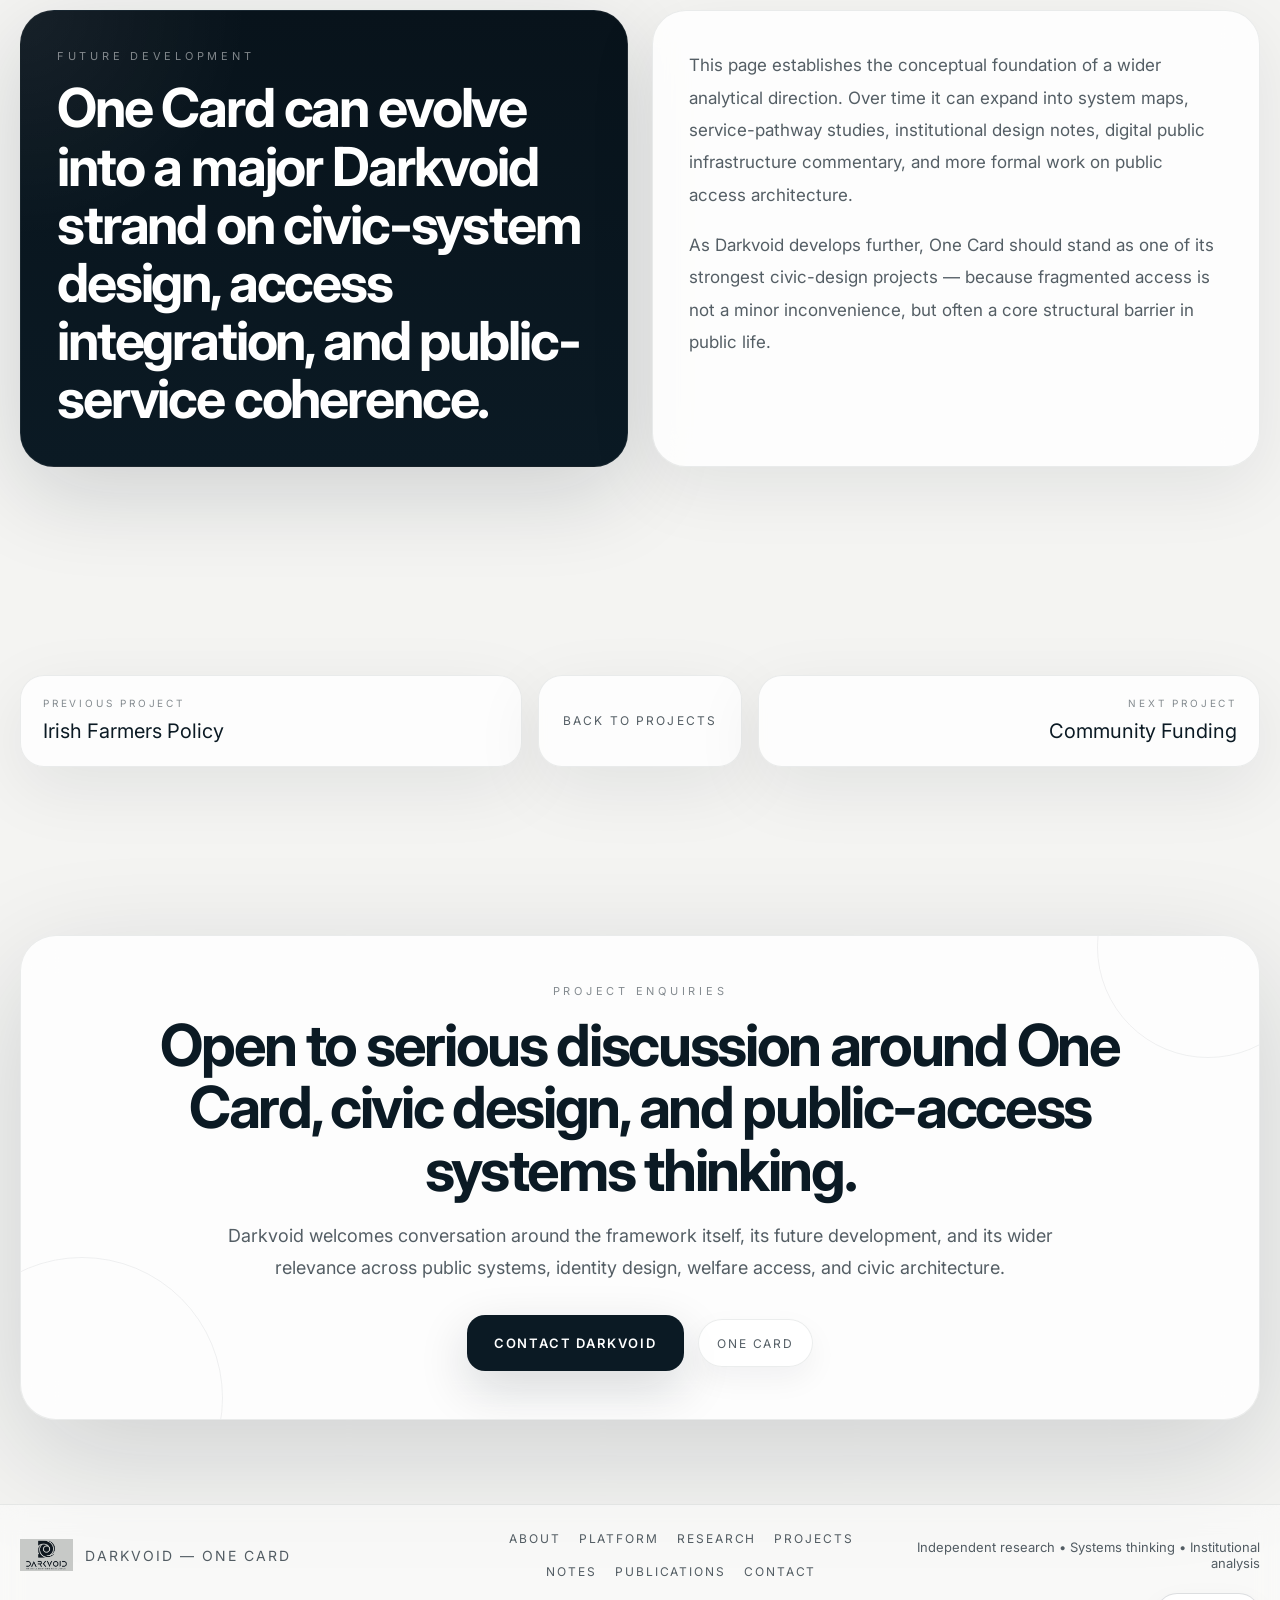
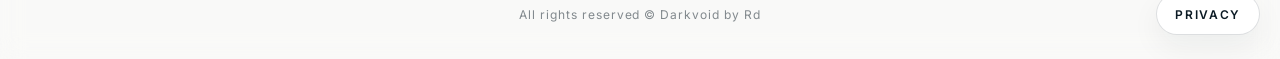
<file: one-card.html>
<!DOCTYPE html>
<html lang="en">
<head>
  <meta charset="UTF-8" />
  <meta name="viewport" content="width=device-width, initial-scale=1.0" />
  <title>One Card | Darkvoid</title>
  <link rel="canonical" href="https://darkvoid.ie/one-card.html" />
  <meta name="description" content="One Card — a Darkvoid project exploring whether fragmented welfare and public-service access can be reorganised through a more coherent civic model." />

  <meta property="og:title" content="One Card | Darkvoid" />
  <meta property="og:description" content="A Darkvoid project exploring whether fragmented welfare and public-service access can be reorganised through a more coherent civic model." />
  <meta property="og:type" content="website" />
  <meta property="og:url" content="https://darkvoid.ie/one-card.html" />
  <meta property="og:image" content="https://darkvoid.ie/logo.png" />

  <meta name="twitter:card" content="summary_large_image" />
  <meta name="twitter:title" content="One Card | Darkvoid" />
  <meta name="twitter:description" content="A Darkvoid project exploring whether fragmented welfare and public-service access can be reorganised through a more coherent civic model." />
  <meta name="twitter:image" content="https://darkvoid.ie/logo.png" />

  <link rel="icon" type="image/png" href="/favicon-96x96.png" sizes="96x96" />
  <link rel="icon" type="image/svg+xml" href="/favicon.svg" />
  <link rel="shortcut icon" href="/favicon.ico" />
  <link rel="apple-touch-icon" sizes="180x180" href="/apple-touch-icon.png" />
  <meta name="apple-mobile-web-app-title" content="DarkVoid" />
  <link rel="manifest" href="/site.webmanifest" />

  <link rel="preconnect" href="https://fonts.googleapis.com">
  <link rel="preconnect" href="https://fonts.gstatic.com" crossorigin>
  <link href="https://fonts.googleapis.com/css2?family=Inter:wght@300;400;500;600;700;800&display=swap" rel="stylesheet">
  <link rel="stylesheet" href="style.css">

  <style>
    .project-hero-dark .visual{
      background:linear-gradient(180deg, rgba(255,255,255,.16), rgba(255,255,255,.08));
      border-color:rgba(255,255,255,.18);
    }

    .project-hero-dark .btn-light{
      background:#f4f7fb;
      color:#081018;
      border-color:#f4f7fb;
      box-shadow:0 18px 60px rgba(255,255,255,.12);
    }

    .project-hero-dark .btn-light:hover{
      transform:translateY(-2px);
    }

    .project-dark{
      position:relative;
      color:#fff;
      background:
        radial-gradient(circle at 20% 10%, rgba(255,255,255,.05), transparent 20%),
        radial-gradient(circle at 80% 30%, rgba(255,255,255,.04), transparent 16%),
        linear-gradient(180deg, #050d14 0%, #09141d 46%, #0b1a24 100%);
      overflow:hidden;
    }

    .project-dark::before{
      content:"";
      position:absolute;
      inset:0;
      opacity:.08;
      background-image:
        linear-gradient(rgba(255,255,255,.8) 1px, transparent 1px),
        linear-gradient(90deg, rgba(255,255,255,.8) 1px, transparent 1px);
      background-size:40px 40px;
      pointer-events:none;
    }

    .project-dark .section-label,
    .project-dark .section-head p,
    .project-dark p{color:rgba(255,255,255,.72)}

    .project-dark h1,
    .project-dark h2,
    .project-dark h3{color:#fff}

    .card-grid{
      margin-top:40px;
      display:grid;
      grid-template-columns:repeat(4,1fr);
      gap:20px;
    }

    .card-stage{
      position:relative;
      overflow:hidden;
      border-radius:30px;
      padding:28px;
      background:rgba(255,255,255,.06);
      border:1px solid rgba(255,255,255,.10);
      box-shadow:0 18px 50px rgba(0,0,0,.22);
      backdrop-filter:blur(16px);
      transition:transform .25s ease, background .25s ease;
    }

    .card-stage:hover{
      transform:translateY(-4px);
      background:rgba(255,255,255,.09);
    }

    .card-stage-number{
      display:inline-flex;
      width:44px;
      height:44px;
      align-items:center;
      justify-content:center;
      border-radius:999px;
      background:rgba(255,255,255,.08);
      border:1px solid rgba(255,255,255,.12);
      font-size:12px;
      letter-spacing:.18em;
      color:rgba(255,255,255,.7);
      margin-bottom:18px;
    }

    .card-stage p{
      color:rgba(255,255,255,.72);
      font-size:15px;
      line-height:1.8;
    }

    .card-line{
      position:relative;
      margin-top:18px;
      height:2px;
      background:linear-gradient(90deg, rgba(255,255,255,.28), rgba(255,255,255,.05));
      border-radius:999px;
      overflow:hidden;
    }

    .card-line::after{
      content:"";
      position:absolute;
      inset:0;
      background:linear-gradient(90deg, transparent, rgba(255,255,255,.45), transparent);
      animation:cardFlow 6s linear infinite;
    }

    .card-notes{
      margin-top:34px;
      display:grid;
      grid-template-columns:repeat(3,1fr);
      gap:20px;
    }

    .card-note{
      border-radius:28px;
      padding:26px;
      background:rgba(255,255,255,.82);
      border:1px solid rgba(11,26,36,.08);
      box-shadow:var(--shadow);
    }

    .card-note p{
      margin:12px 0 0;
      font-size:15px;
      line-height:1.8;
      color:var(--muted);
    }

    .footer-bottom-elite{
      padding:0 0 24px;
      display:grid;
      grid-template-columns:1fr auto 1fr;
      align-items:center;
      gap:16px;
    }

    .footer-bottom-center{
      justify-self:center;
      font-size:12px;
      letter-spacing:.08em;
      color:var(--muted2);
      text-align:center;
    }

    .footer-bottom-right{
      justify-self:end;
    }

    .privacy-link{
      display:inline-flex;
      align-items:center;
      justify-content:center;
      min-height:42px;
      padding:0 18px;
      border-radius:999px;
      border:1px solid rgba(11,26,36,.14);
      background:rgba(255,255,255,.90);
      color:var(--text);
      font-size:12px;
      font-weight:600;
      letter-spacing:.14em;
      text-transform:uppercase;
      box-shadow:0 12px 30px rgba(11,26,36,.06);
      transition:.22s ease;
    }

    .privacy-link:hover{
      transform:translateY(-2px);
      box-shadow:0 16px 36px rgba(11,26,36,.10);
    }

    @keyframes cardFlow{
      0%{transform:translateX(-120%)}
      100%{transform:translateX(120%)}
    }

    @media (max-width:1080px){
      .card-grid,
      .card-notes{grid-template-columns:1fr 1fr}
    }

    @media (max-width:900px){
      .footer-bottom-elite{
        grid-template-columns:1fr;
      }

      .footer-bottom-center,
      .footer-bottom-right{
        justify-self:center;
      }
    }

    @media (max-width:760px){
      .card-grid,
      .card-notes{grid-template-columns:1fr}
    }
  </style>
</head>
<body>
  <div class="bg"></div>
  <div class="grid"></div>
  <div class="ambient"></div>

  <div class="signal-bar">
    <div class="container signal-inner">
      <div class="signal-left">
        <span>Darkvoid</span>
        <span>Framework Research</span>
      </div>
      <div class="signal-right">
        <span>Ireland</span>
        <span>Global</span>
      </div>
    </div>
  </div>

  <header class="nav">
    <div class="container nav-inner">
      <a href="index.html" class="brand">
        <img src="logo.png" alt="Darkvoid logo">
      </a>

      <nav class="nav-links">
        <a href="index.html#about">About</a>
        <a href="platform.html">Platform</a>
        <a href="research.html">Research</a>
        <a href="projects.html" class="active">Projects</a>
        <a href="notes.html">Notes</a>
        <a href="publications.html">Publications</a>
        <a href="contact.html#contact-form">Contact</a>
      </nav>
    </div>
  </header>

  <main>
    <section class="hero project-dark project-hero-dark" id="home">
      <div class="container hero-grid">
        <div class="hero-content reveal">
          <div class="eyebrow">
            <span class="dot"></span>
            <span>One Card</span>
          </div>

          <h1>
            The idea of a more coherent civic access model in place of fragmented public-service pathways.
          </h1>

          <p class="hero-text">
            One Card is a Darkvoid project exploring whether fragmented welfare, identity, entitlement, and public-service access could be reorganised through a more coherent civic model. It asks whether a more integrated public-facing system could reduce friction, simplify navigation, and improve how people access essential supports.
          </p>

          <div class="hero-actions">
            <a href="#system-chain" class="btn btn-dark">View the Structure</a>
            <a href="#framework" class="btn btn-light">View the Framework</a>
          </div>

          <div class="hero-stats">
            <div class="stat">
              <span class="label">Framework Status</span>
              <span class="value">Framework Page Live</span>
            </div>
            <div class="stat">
              <span class="label">Domain</span>
              <span class="value">Public systems • Civic access • Welfare architecture</span>
            </div>
            <div class="stat">
              <span class="label">Purpose</span>
              <span class="value">Understanding access through system coherence</span>
            </div>
          </div>
        </div>

        <div class="hero-visual reveal">
          <div class="visual">
            <div class="halo"></div>
            <div class="ring ring1"></div>
            <div class="ring ring2"></div>
            <div class="ring ring3"></div>
            <div class="ring-soft"></div>
            <div class="orbit-line"></div>

            <div class="logo-panel">
              <div class="logo-wrap">
                <img src="logo.png" class="hero-logo" alt="One Card">
              </div>
              <p class="panel-text">
                A Darkvoid project for thinking about whether a more unified civic access system could reduce fragmentation across public life.
              </p>
            </div>
          </div>
        </div>
      </div>
    </section>

    <section class="section" id="problem">
      <div class="container two-col">
        <div class="panel panel-dark reveal">
          <div class="section-label">The Problem</div>
          <h2>
            Public access is often made harder not by absence of services, but by the fragmentation of how services are reached.
          </h2>
        </div>

        <div class="panel panel-light reveal">
          <p>
            Many people interact with the public realm through multiple disconnected systems: welfare, healthcare, education, housing, identity verification, and administrative proof requirements. Each may have its own forms, thresholds, identification logic, and access route.
          </p>
          <p>
            One Card exists to ask whether some of that fragmentation could be reduced. It does not assume that every service should be collapsed into one instrument, but it explores whether a more coherent access model could reduce duplication, friction, exclusion, and administrative burden.
          </p>
        </div>
      </div>
    </section>

    <section class="section project-dark" id="system-chain">
      <div class="container">
        <div class="section-head reveal">
          <div class="section-label">System Structure</div>
          <h2>Four linked layers shaping fragmented public access.</h2>
          <p>
            One Card should be read as a structural framework. It examines how public-service difficulty may arise not from one failed service, but from disconnected access architecture across the civic system.
          </p>
        </div>

        <div class="card-grid">
          <div class="card-stage reveal">
            <div class="card-stage-number">01</div>
            <h3>Identity Fragmentation</h3>
            <p>
              People often require repeated verification, documentation, and proof across multiple institutions without shared access logic.
            </p>
            <div class="card-line"></div>
          </div>

          <div class="card-stage reveal">
            <div class="card-stage-number">02</div>
            <h3>Administrative Burden</h3>
            <p>
              Multiple forms, repeated onboarding, inconsistent requirements, and separate service pathways create time and cognitive burden.
            </p>
            <div class="card-line"></div>
          </div>

          <div class="card-stage reveal">
            <div class="card-stage-number">03</div>
            <h3>Access Inefficiency</h3>
            <p>
              Fragmented navigation can delay support, reduce uptake, and leave people uncertain about entitlement, eligibility, or system status.
            </p>
            <div class="card-line"></div>
          </div>

          <div class="card-stage reveal">
            <div class="card-stage-number">04</div>
            <h3>Civic Exclusion Risk</h3>
            <p>
              The result may be lower system accessibility, weaker trust, abandoned applications, and uneven access across vulnerable groups.
            </p>
            <div class="card-line"></div>
          </div>
        </div>
      </div>
    </section>

    <section class="section" id="why-missed">
      <div class="container">
        <div class="section-head reveal">
          <div class="section-label">Why Existing Systems Miss It</div>
          <h2>Access fragmentation often hides in the background of service delivery.</h2>
          <p>
            Because services are commonly judged by whether they exist, less attention is often given to the structure through which people actually reach them. This can make access complexity seem normal even when it produces real exclusion.
          </p>
        </div>

        <div class="cards">
          <div class="card reveal">
            <div class="card-number">01</div>
            <h3>Institutional Silos</h3>
            <p>
              Public systems may operate separately, each with its own process and logic, even when the same citizen must move across all of them.
            </p>
          </div>

          <div class="card reveal">
            <div class="card-number">02</div>
            <h3>Process Normalisation</h3>
            <p>
              Repetition, proof burden, and administrative complexity can become so routine that they are no longer interpreted as system design problems.
            </p>
          </div>

          <div class="card reveal">
            <div class="card-number">03</div>
            <h3>Unequal Navigation Capacity</h3>
            <p>
              People with higher literacy, stronger support networks, or more time may cope better, while others absorb the burden as exclusion.
            </p>
          </div>
        </div>
      </div>
    </section>

    <section class="section dark-section" id="framework">
      <div class="container">
        <div class="section-head reveal">
          <div class="section-label">Darkvoid Framework</div>
          <h2>One Card is a civic access framework, not just a proposal for a single piece of infrastructure.</h2>
          <p>
            Its value lies in helping public-service access be interpreted through coherence, burden reduction, identity design, and system integration rather than as a scattered set of unrelated processes.
          </p>
        </div>

        <div class="cards">
          <div class="glass-card reveal">
            <div class="card-number">01</div>
            <h3>Trace the Friction</h3>
            <p>
              Use the framework to map where repeated proof, repeated onboarding, and disconnected systems create unnecessary burden.
            </p>
          </div>

          <div class="glass-card reveal">
            <div class="card-number">02</div>
            <h3>Locate Integration Points</h3>
            <p>
              Identify where better identity design, shared pathways, or coordinated access logic could reduce fragmentation.
            </p>
          </div>

          <div class="glass-card reveal">
            <div class="card-number">03</div>
            <h3>Support Better Civic Design</h3>
            <p>
              Shift conversation from procedural complexity toward stronger citizen-facing system architecture.
            </p>
          </div>
        </div>
      </div>
    </section>

    <section class="section" id="policy-relevance">
      <div class="container">
        <div class="section-head reveal">
          <div class="section-label">Policy & Institutional Relevance</div>
          <h2>Why this project matters beyond administrative convenience.</h2>
          <p>
            One Card can support serious discussion across public administration, welfare delivery, civic identity, service design, and future-facing digital public infrastructure.
          </p>
        </div>

        <div class="card-notes">
          <div class="card-note reveal">
            <h3>Public Administration</h3>
            <p>
              The project helps show that access quality is shaped not just by service provision, but by how entry and navigation are structured.
            </p>
          </div>

          <div class="card-note reveal">
            <h3>Institutional Design</h3>
            <p>
              It offers a framework for understanding where duplication, siloed systems, and proof burden may be redesigned more coherently.
            </p>
          </div>

          <div class="card-note reveal">
            <h3>Future Research</h3>
            <p>
              It creates a basis for future essays, diagrams, policy notes, and more detailed work on civic-system integration and access reform.
            </p>
          </div>
        </div>
      </div>
    </section>

    <section class="section" id="future-development">
      <div class="container two-col">
        <div class="panel panel-dark reveal">
          <div class="section-label">Future Development</div>
          <h2>
            One Card can evolve into a major Darkvoid strand on civic-system design, access integration, and public-service coherence.
          </h2>
        </div>

        <div class="panel panel-light reveal">
          <p>
            This page establishes the conceptual foundation of a wider analytical direction. Over time it can expand into system maps, service-pathway studies, institutional design notes, digital public infrastructure commentary, and more formal work on public access architecture.
          </p>
          <p>
            As Darkvoid develops further, One Card should stand as one of its strongest civic-design projects — because fragmented access is not a minor inconvenience, but often a core structural barrier in public life.
          </p>
        </div>
      </div>
    </section>

    <section class="section" id="project-nav">
      <div class="container">
        <div class="project-nav reveal">
          <a href="irish-farmers-policy.html" class="project-nav-link">
            <span class="project-nav-label">Previous Project</span>
            <span class="project-nav-title">Irish Farmers Policy</span>
          </a>

          <a href="projects.html" class="project-nav-center">
            Back to Projects
          </a>

          <a href="community-funding.html" class="project-nav-link align-right">
            <span class="project-nav-label">Next Project</span>
            <span class="project-nav-title">Community Funding</span>
          </a>
        </div>
      </div>
    </section>

    <section class="section" id="contact-strip">
      <div class="container">
        <div class="contact-panel reveal">
          <div class="section-label">Project Enquiries</div>
          <h2>Open to serious discussion around One Card, civic design, and public-access systems thinking.</h2>
          <p>
            Darkvoid welcomes conversation around the framework itself, its future development, and its wider relevance across public systems, identity design, welfare access, and civic architecture.
          </p>

          <div class="contact-actions">
            <a href="contact.html#contact-form" class="btn btn-dark">Contact Darkvoid</a>
            <div class="pill">One Card</div>
          </div>
        </div>
      </div>
    </section>
  </main>

  <footer class="footer">
    <div class="container footer-inner footer-grid">
      <div class="footer-brand">
        <img src="logo.png" alt="Darkvoid mark">
        <span>DARKVOID — One Card</span>
      </div>

      <nav class="footer-links">
        <a href="index.html#about">About</a>
        <a href="platform.html">Platform</a>
        <a href="research.html">Research</a>
        <a href="projects.html">Projects</a>
        <a href="notes.html">Notes</a>
        <a href="publications.html">Publications</a>
        <a href="contact.html#contact-form">Contact</a>
      </nav>

      <div class="footer-meta">
        Independent research • Systems thinking • Institutional analysis
      </div>
    </div>

    <div class="container footer-bottom-elite">
      <div></div>
      <div class="footer-bottom-center">All rights reserved © Darkvoid by Rd</div>
      <div class="footer-bottom-right">
        <a href="privacy.html" class="privacy-link">Privacy</a>
      </div>
    </div>
  </footer>

  <script src="script.js"></script>
</body>
</html>
</file>
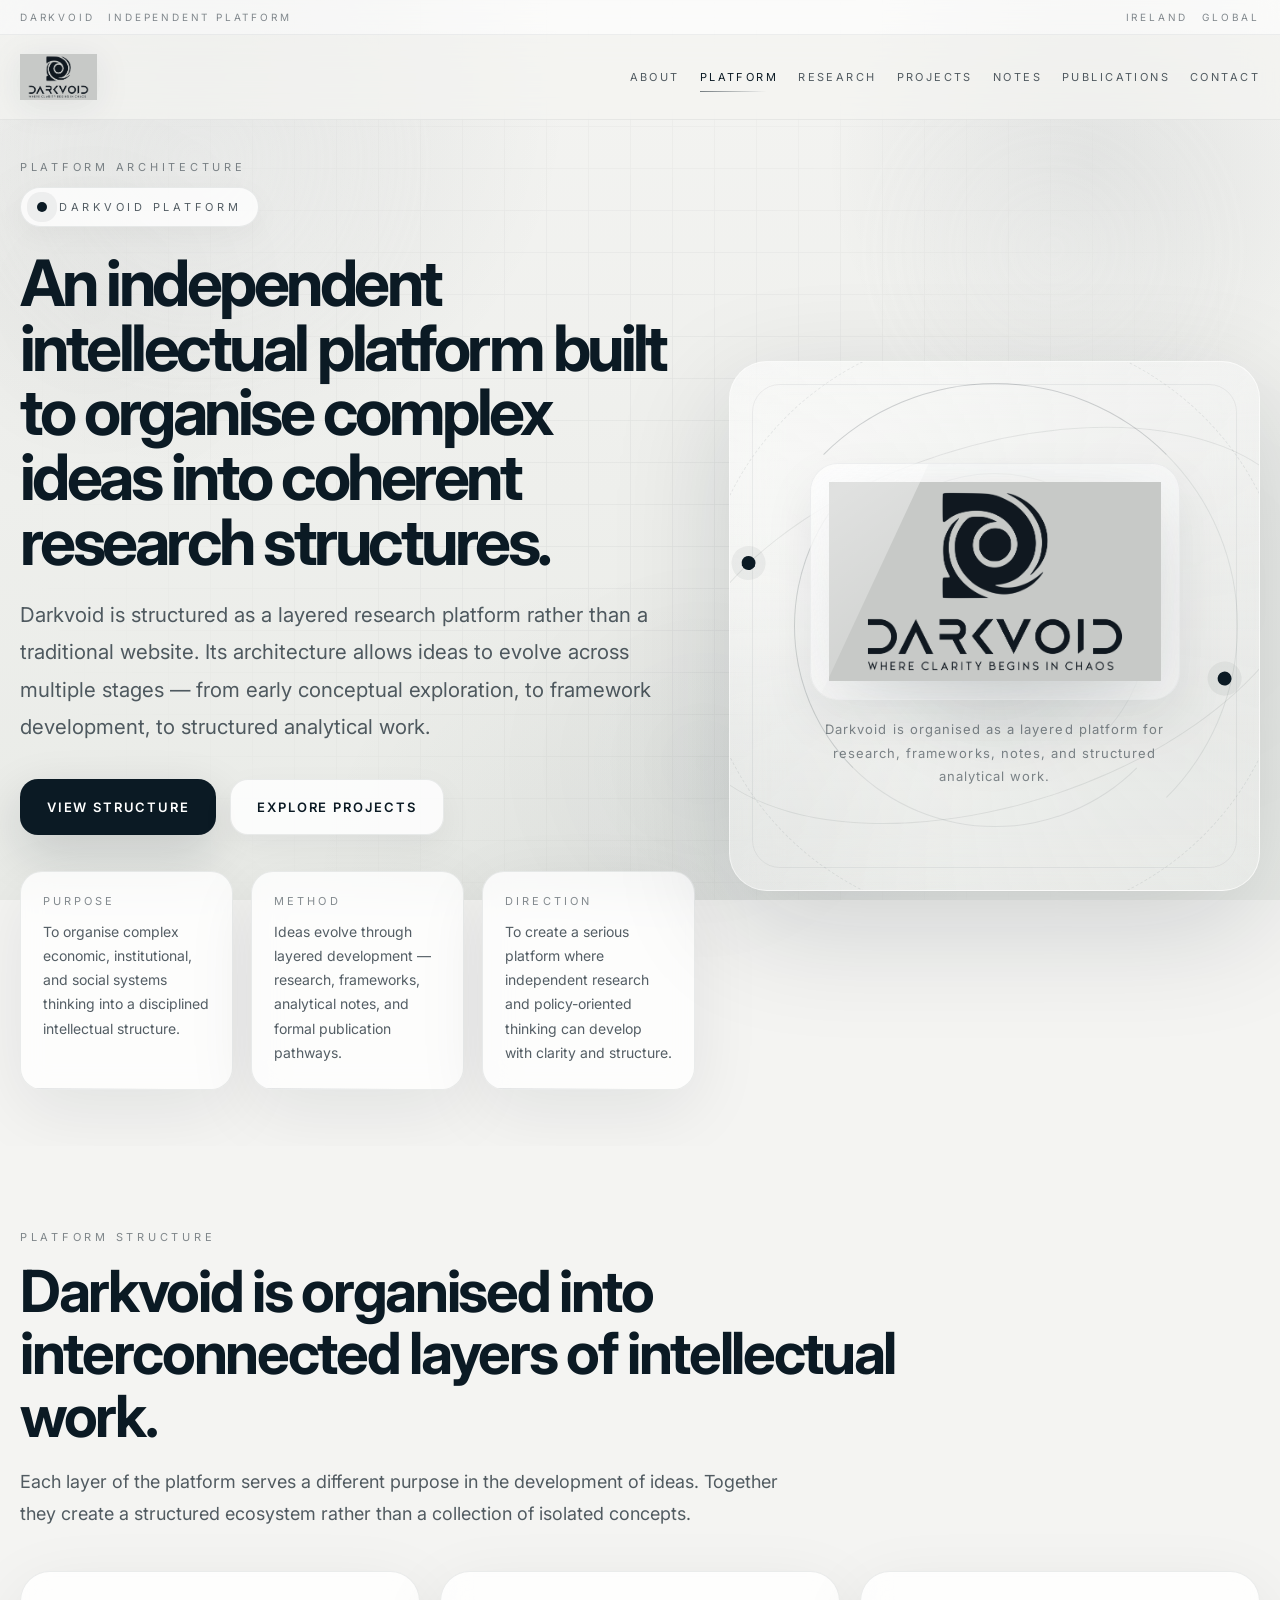
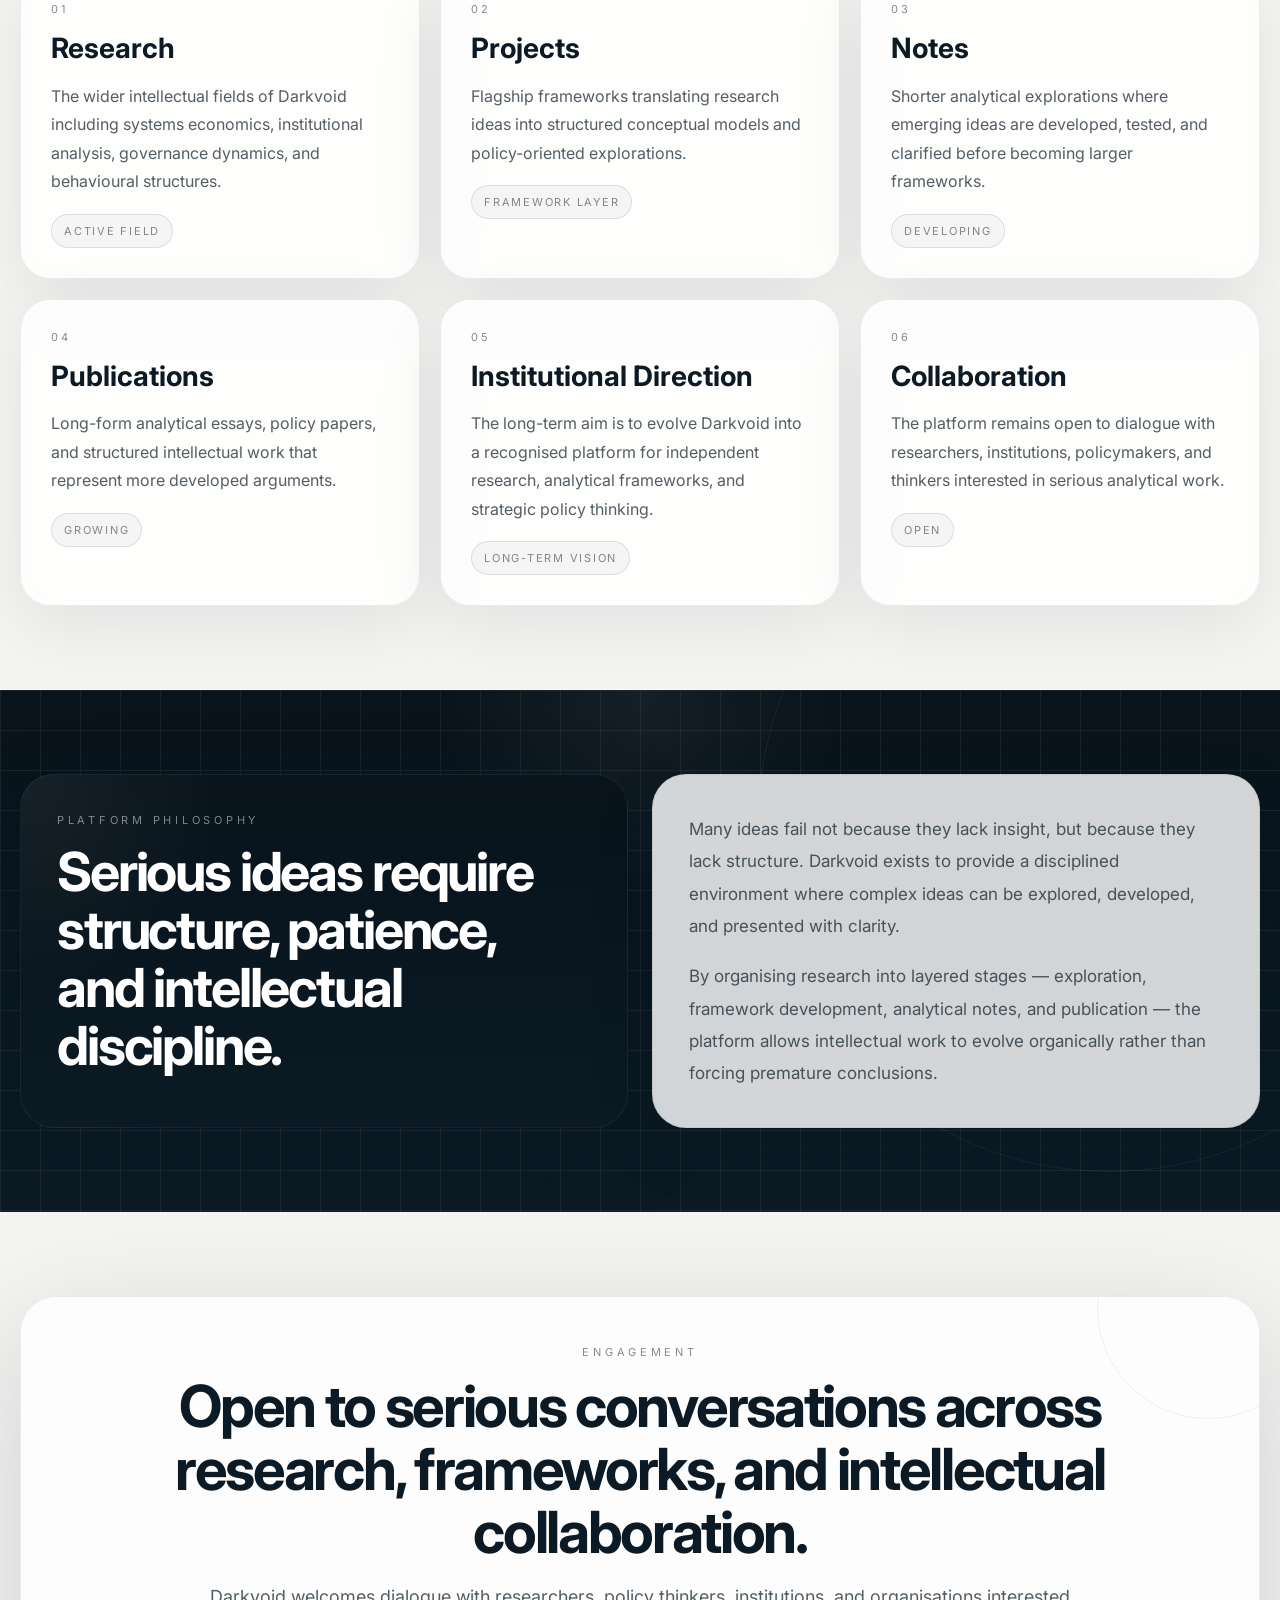
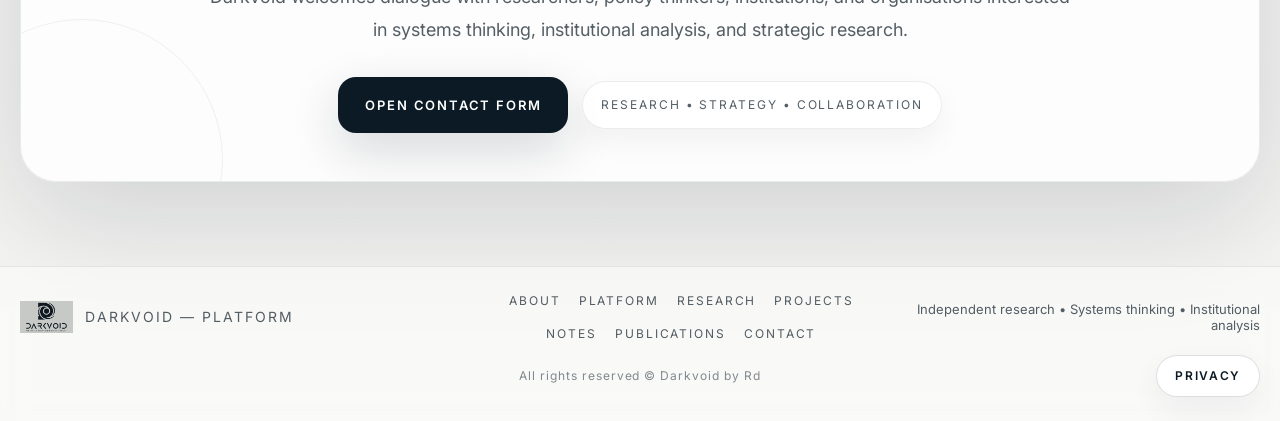
<file: platform.html>
<!DOCTYPE html>
<html lang="en">
<head>

<meta charset="UTF-8">
<meta name="viewport" content="width=device-width, initial-scale=1.0">

<title>Platform | Darkvoid</title>

<link rel="canonical" href="https://darkvoid.ie/platform.html" />
  
<meta name="description" content="The structure behind Darkvoid — research, frameworks, notes, and developing publications organised into a coherent intellectual platform." />

<meta property="og:title" content="Darkvoid Platform" />
<meta property="og:description" content="Research, frameworks, notes, and developing publications organised into a coherent intellectual platform." />
<meta property="og:type" content="website" />
<meta property="og:url" content="https://darkvoid.ie/platform.html" />
<meta property="og:image" content="https://darkvoid.ie/logo.png" />

<meta name="twitter:card" content="summary_large_image" />
<meta name="twitter:title" content="Darkvoid Platform" />
<meta name="twitter:description" content="Research, frameworks, notes, and developing publications organised into a coherent intellectual platform." />
<meta name="twitter:image" content="https://darkvoid.ie/logo.png" />

<link rel="icon" type="image/png" href="/favicon-96x96.png" sizes="96x96" />
<link rel="icon" type="image/svg+xml" href="/favicon.svg" />
<link rel="shortcut icon" href="/favicon.ico" />
<link rel="apple-touch-icon" sizes="180x180" href="/apple-touch-icon.png" />
<meta name="apple-mobile-web-app-title" content="DarkVoid" />
<link rel="manifest" href="/site.webmanifest" />

<link rel="preconnect" href="https://fonts.googleapis.com">
<link rel="preconnect" href="https://fonts.gstatic.com" crossorigin>

<link href="https://fonts.googleapis.com/css2?family=Inter:wght@300;400;500;600;700;800&display=swap" rel="stylesheet">

<link rel="stylesheet" href="style.css">

<style>
  .footer-bottom-elite{
    padding:0 0 24px;
    display:grid;
    grid-template-columns:1fr auto 1fr;
    align-items:center;
    gap:16px;
  }

  .footer-bottom-left{
    justify-self:start;
  }

  .footer-bottom-center{
    justify-self:center;
    font-size:12px;
    letter-spacing:.08em;
    color:var(--muted2);
    text-align:center;
  }

  .footer-bottom-right{
    justify-self:end;
  }

  .privacy-link{
    display:inline-flex;
    align-items:center;
    justify-content:center;
    min-height:42px;
    padding:0 18px;
    border-radius:999px;
    border:1px solid rgba(11,26,36,.14);
    background:rgba(255,255,255,.90);
    color:var(--text);
    font-size:12px;
    font-weight:600;
    letter-spacing:.14em;
    text-transform:uppercase;
    box-shadow:0 12px 30px rgba(11,26,36,.06);
    transition:.22s ease;
  }

  .privacy-link:hover{
    transform:translateY(-2px);
    box-shadow:0 16px 36px rgba(11,26,36,.10);
  }

  @media (max-width:900px){
    .footer-bottom-elite{
      grid-template-columns:1fr;
    }

    .footer-bottom-left,
    .footer-bottom-center,
    .footer-bottom-right{
      justify-self:center;
    }
  }
</style>

</head>

<body>

<div class="bg"></div>
<div class="grid"></div>
<div class="ambient"></div>

<div class="signal-bar">
<div class="container signal-inner">

<div class="signal-left">
<span>Darkvoid</span>
<span>Independent Platform</span>
</div>

<div class="signal-right">
<span>Ireland</span>
<span>Global</span>
</div>

</div>
</div>

<header class="nav">

<div class="container nav-inner">

<a href="index.html" class="brand">
<img src="logo.png" alt="Darkvoid logo">
</a>

<nav class="nav-links">

<a href="index.html#about">About</a>
<a href="platform.html" class="active">Platform</a>
<a href="research.html">Research</a>
<a href="projects.html">Projects</a>
<a href="notes.html">Notes</a>
<a href="publications.html">Publications</a>
<a href="contact.html#contact-form">Contact</a>

</nav>

</div>
</header>

<main>

<section class="hero">

<div class="container hero-grid">

<div class="hero-content reveal">

<p class="hero-kicker">Platform Architecture</p>

<div class="eyebrow">
<span class="dot"></span>
<span>Darkvoid Platform</span>
</div>

<h1>
An independent intellectual platform built to organise complex ideas into coherent research structures.
</h1>

<p class="hero-text">
Darkvoid is structured as a layered research platform rather than a traditional website.  
Its architecture allows ideas to evolve across multiple stages — from early conceptual exploration, to framework development, to structured analytical work.
</p>

<div class="hero-actions">

<a href="#structure" class="btn btn-dark">View Structure</a>
<a href="projects.html" class="btn btn-light">Explore Projects</a>

</div>

<div class="hero-stats">

<div class="stat">
<span class="label">Purpose</span>
<span class="value">
To organise complex economic, institutional, and social systems thinking into a disciplined intellectual structure.
</span>
</div>

<div class="stat">
<span class="label">Method</span>
<span class="value">
Ideas evolve through layered development — research, frameworks, analytical notes, and formal publication pathways.
</span>
</div>

<div class="stat">
<span class="label">Direction</span>
<span class="value">
To create a serious platform where independent research and policy-oriented thinking can develop with clarity and structure.
</span>
</div>

</div>

</div>

<div class="hero-visual reveal">

<div class="visual">

<div class="halo"></div>
<div class="ring ring1"></div>
<div class="ring ring2"></div>
<div class="ring ring3"></div>
<div class="ring-soft"></div>
<div class="orbit-line"></div>

<div class="logo-panel">

<div class="logo-wrap">
<img src="logo.png" class="hero-logo" alt="Darkvoid Platform">
</div>

<p class="panel-text">
Darkvoid is organised as a layered platform for research, frameworks, notes, and structured analytical work.
</p>

</div>

</div>

</div>

</div>

</section>

<section class="section" id="structure">

<div class="container">

<div class="section-head reveal">

<div class="section-label">Platform Structure</div>

<h2>
Darkvoid is organised into interconnected layers of intellectual work.
</h2>

<p>
Each layer of the platform serves a different purpose in the development of ideas.  
Together they create a structured ecosystem rather than a collection of isolated concepts.
</p>

</div>

<div class="cards">

<div class="card reveal">

<div class="card-number">01</div>

<h3>Research</h3>

<p>
The wider intellectual fields of Darkvoid including systems economics, institutional analysis, governance dynamics, and behavioural structures.
</p>

<div class="item-status">Active Field</div>

</div>

<div class="card reveal">

<div class="card-number">02</div>

<h3>Projects</h3>

<p>
Flagship frameworks translating research ideas into structured conceptual models and policy-oriented explorations.
</p>

<div class="item-status">Framework Layer</div>

</div>

<div class="card reveal">

<div class="card-number">03</div>

<h3>Notes</h3>

<p>
Shorter analytical explorations where emerging ideas are developed, tested, and clarified before becoming larger frameworks.
</p>

<div class="item-status">Developing</div>

</div>

<div class="card reveal">

<div class="card-number">04</div>

<h3>Publications</h3>

<p>
Long-form analytical essays, policy papers, and structured intellectual work that represent more developed arguments.
</p>

<div class="item-status">Growing</div>

</div>

<div class="card reveal">

<div class="card-number">05</div>

<h3>Institutional Direction</h3>

<p>
The long-term aim is to evolve Darkvoid into a recognised platform for independent research, analytical frameworks, and strategic policy thinking.
</p>

<div class="item-status">Long-Term Vision</div>

</div>

<div class="card reveal">

<div class="card-number">06</div>

<h3>Collaboration</h3>

<p>
The platform remains open to dialogue with researchers, institutions, policymakers, and thinkers interested in serious analytical work.
</p>

<div class="item-status">Open</div>

</div>

</div>

</div>

</section>

<section class="section dark-section">

<div class="container two-col">

<div class="panel panel-dark reveal">

<div class="section-label">Platform Philosophy</div>

<h2>
Serious ideas require structure, patience, and intellectual discipline.
</h2>

</div>

<div class="panel panel-light reveal">

<p>
Many ideas fail not because they lack insight, but because they lack structure.  
Darkvoid exists to provide a disciplined environment where complex ideas can be explored, developed, and presented with clarity.
</p>

<p>
By organising research into layered stages — exploration, framework development, analytical notes, and publication — the platform allows intellectual work to evolve organically rather than forcing premature conclusions.
</p>

</div>

</div>

</section>

<section class="section">

<div class="container">

<div class="contact-panel reveal">

<div class="section-label">Engagement</div>

<h2>
Open to serious conversations across research, frameworks, and intellectual collaboration.
</h2>

<p>
Darkvoid welcomes dialogue with researchers, policy thinkers, institutions, and organisations interested in systems thinking, institutional analysis, and strategic research.
</p>

<div class="contact-actions">

<a href="contact.html#contact-form" class="btn btn-dark">Open Contact Form</a>

<div class="pill">Research • Strategy • Collaboration</div>

</div>

</div>

</div>

</section>

</main>

<footer class="footer">

<div class="container footer-inner footer-grid">

<div class="footer-brand">
<img src="logo.png" alt="Darkvoid mark">
<span>DARKVOID — Platform</span>
</div>

<nav class="footer-links">

<a href="index.html#about">About</a>
<a href="platform.html">Platform</a>
<a href="research.html">Research</a>
<a href="projects.html">Projects</a>
<a href="notes.html">Notes</a>
<a href="publications.html">Publications</a>
<a href="contact.html#contact-form">Contact</a>

</nav>

<div class="footer-meta">
Independent research • Systems thinking • Institutional analysis
</div>

</div>

<div class="container footer-bottom-elite">
  <div class="footer-bottom-left"></div>
  <div class="footer-bottom-center">All rights reserved © Darkvoid by Rd</div>
  <div class="footer-bottom-right">
    <a href="privacy.html" class="privacy-link">Privacy</a>
  </div>
</div>

</footer>

<script src="script.js"></script>

</body>
</html>
</file>
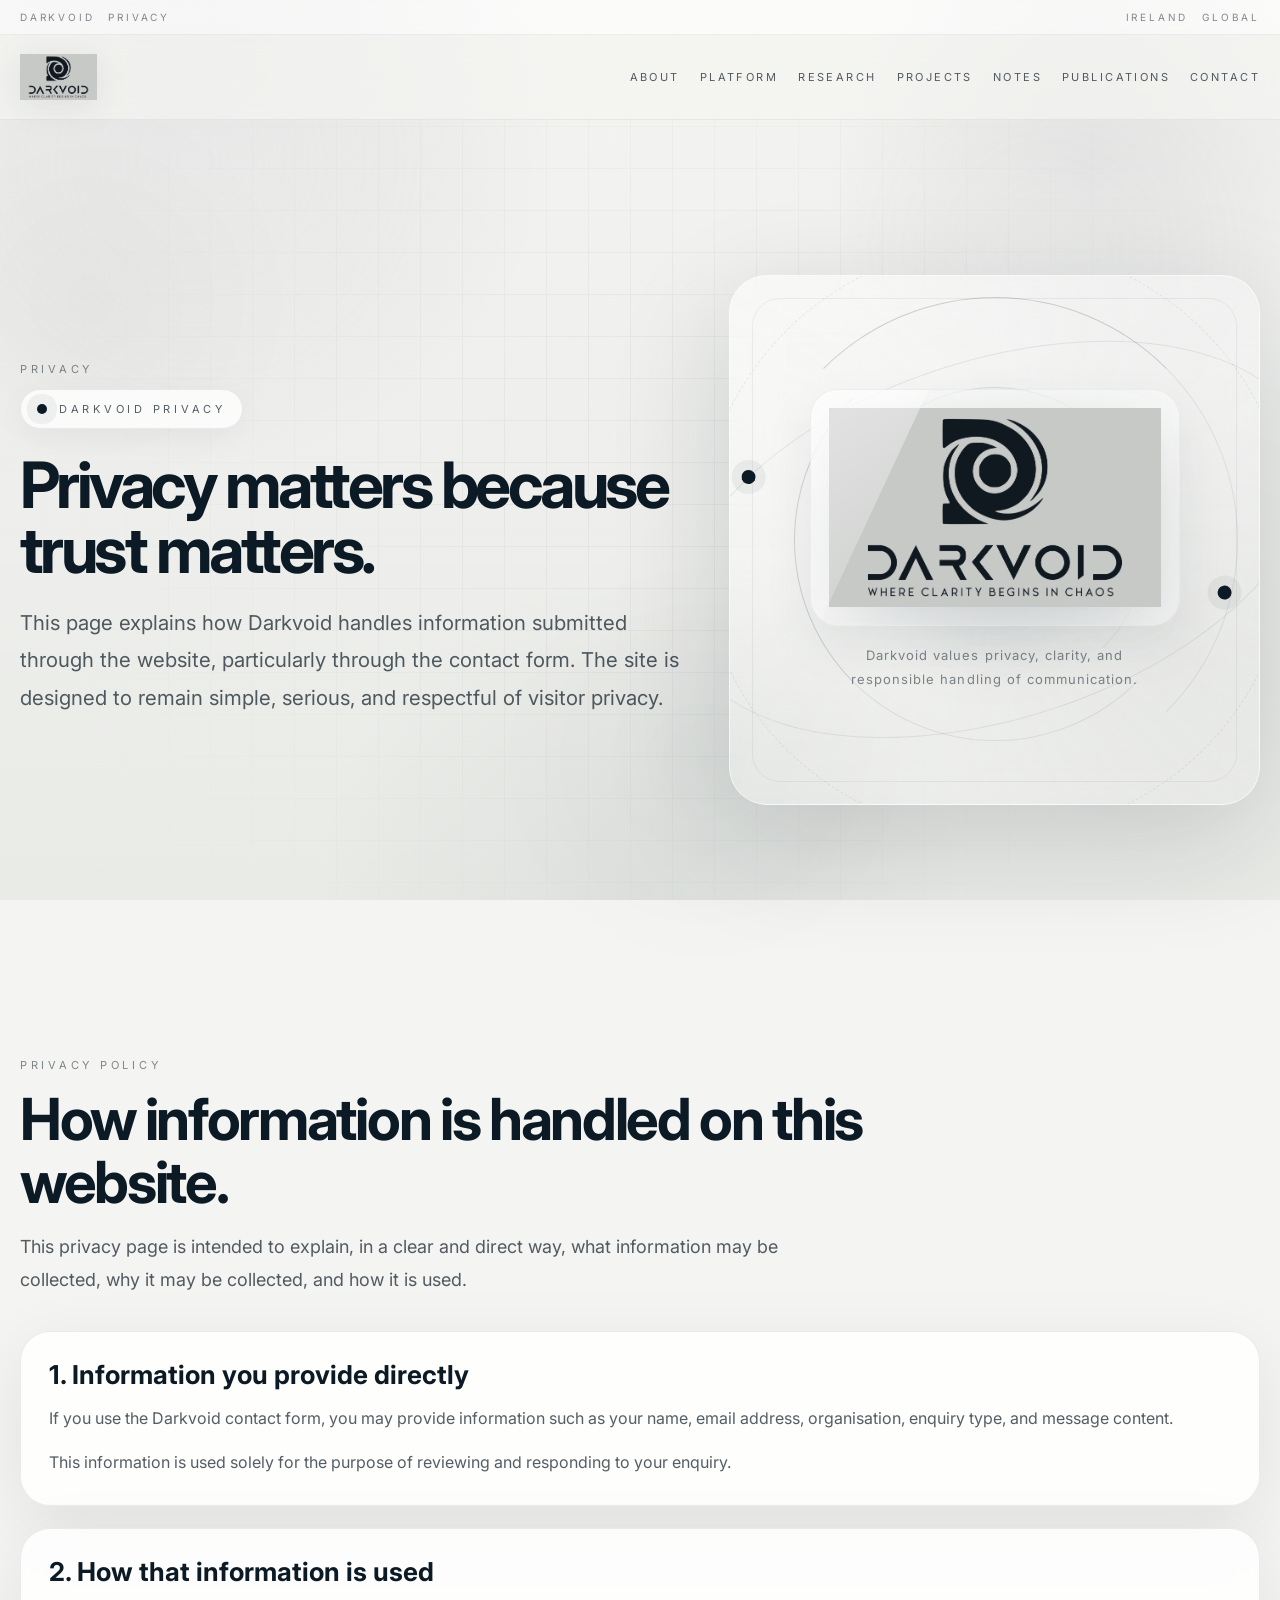
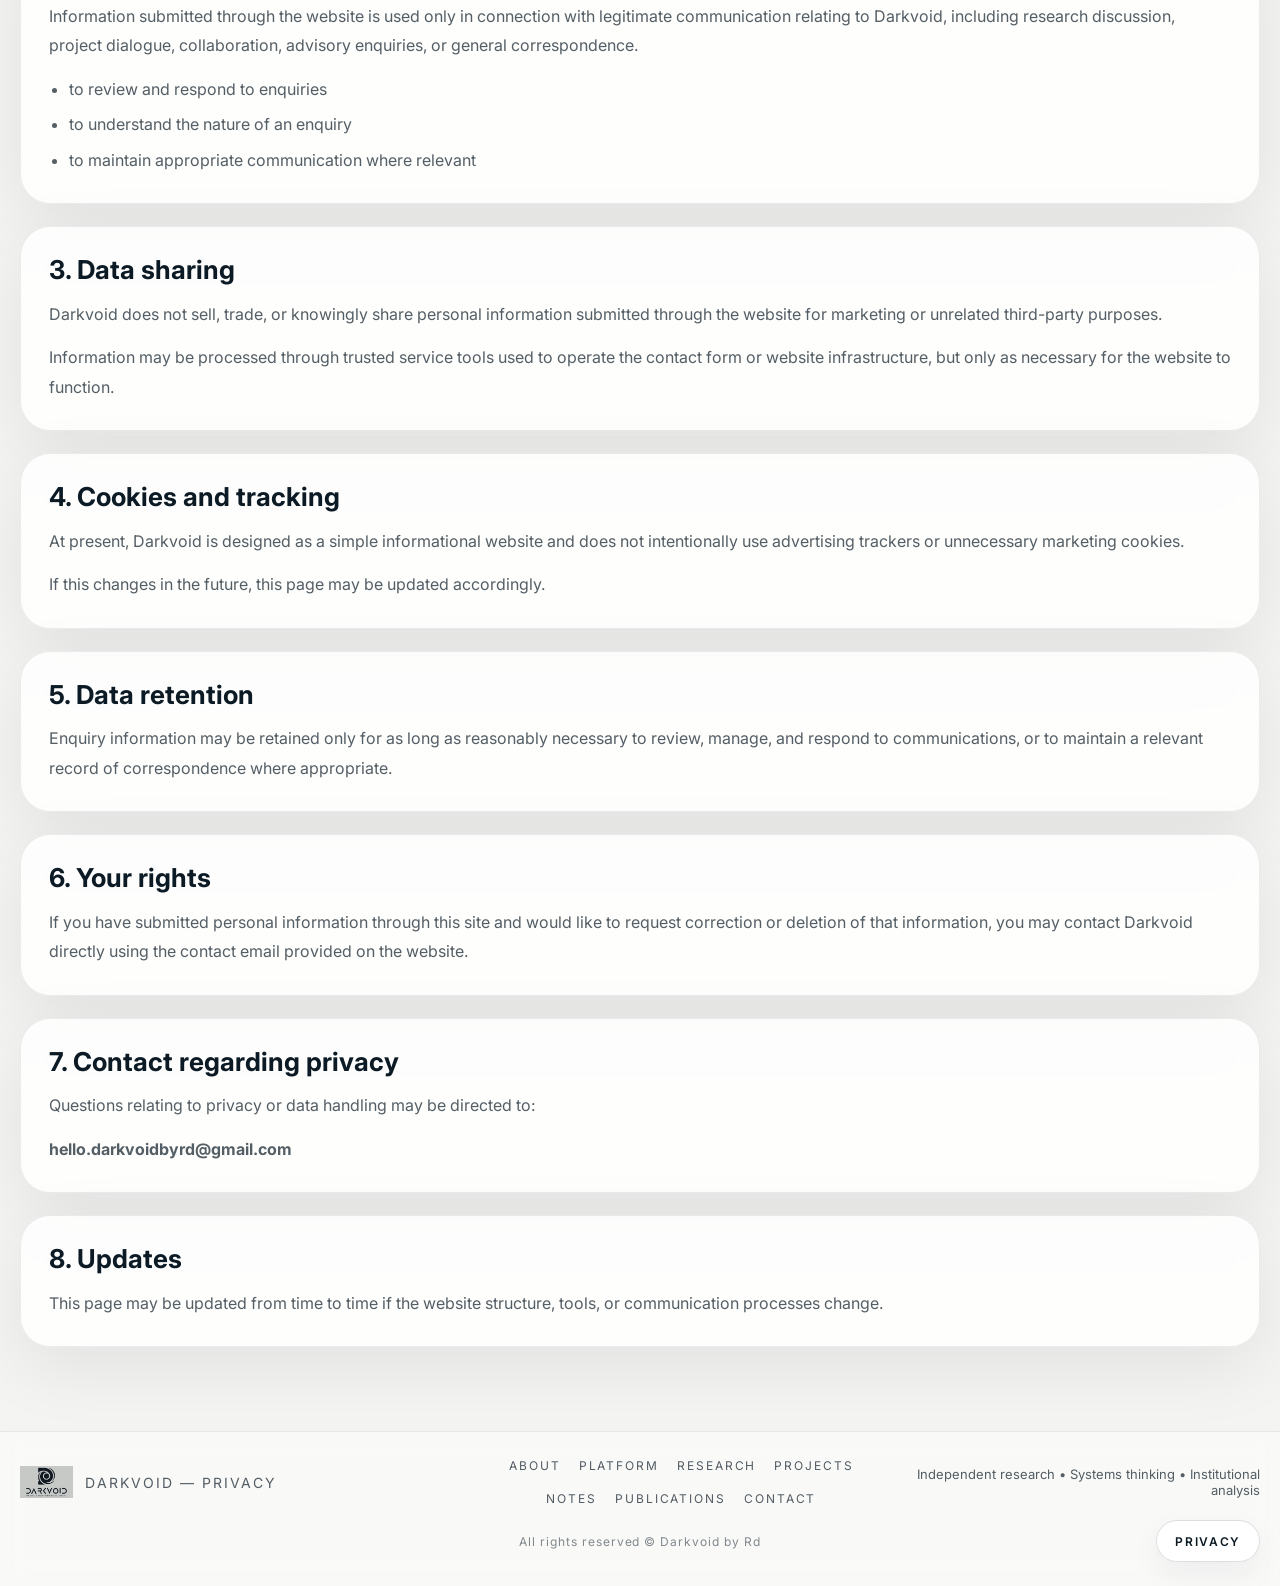
<file: privacy.html>
<!DOCTYPE html>
<html lang="en">
<head>
  <meta charset="UTF-8" />
  <meta name="viewport" content="width=device-width, initial-scale=1.0" />

  <title>Privacy | Darkvoid</title>

  <link rel="canonical" href="https://darkvoid.ie/privacy.html" />

  <meta name="description" content="Darkvoid privacy information relating to website use, contact enquiries, and data handling." />

  <meta property="og:title" content="Darkvoid Privacy" />
  <meta property="og:description" content="Privacy information relating to website use, contact enquiries, and data handling." />
  <meta property="og:type" content="website" />
  <meta property="og:url" content="https://darkvoid.ie/privacy.html" />
  <meta property="og:image" content="https://darkvoid.ie/logo.png" />

  <meta name="twitter:card" content="summary_large_image" />
  <meta name="twitter:title" content="Darkvoid Privacy" />
  <meta name="twitter:description" content="Privacy information relating to website use, contact enquiries, and data handling." />
  <meta name="twitter:image" content="https://darkvoid.ie/logo.png" />

  <link rel="icon" type="image/png" href="/favicon-96x96.png" sizes="96x96" />
  <link rel="icon" type="image/svg+xml" href="/favicon.svg" />
  <link rel="shortcut icon" href="/favicon.ico" />
  <link rel="apple-touch-icon" sizes="180x180" href="/apple-touch-icon.png" />
  <meta name="apple-mobile-web-app-title" content="DarkVoid" />
  <link rel="manifest" href="/site.webmanifest" />

  <link rel="preconnect" href="https://fonts.googleapis.com">
  <link rel="preconnect" href="https://fonts.gstatic.com" crossorigin>
  <link href="https://fonts.googleapis.com/css2?family=Inter:wght@300;400;500;600;700;800&display=swap" rel="stylesheet">

  <link rel="stylesheet" href="style.css">

  <style>
    .policy-wrap{
      display:grid;
      gap:22px;
      margin-top:34px;
    }

    .policy-block{
      border-radius:30px;
      padding:28px;
      background:rgba(255,255,255,.84);
      border:1px solid var(--line);
      box-shadow:var(--shadow);
      backdrop-filter:blur(14px);
    }

    .policy-block h3{
      margin:0;
      font-size:26px;
      line-height:1.18;
      color:var(--text);
    }

    .policy-block p{
      margin:14px 0 0;
      font-size:16px;
      line-height:1.84;
      color:var(--muted);
    }

    .policy-block ul{
      margin:14px 0 0;
      padding-left:20px;
      color:var(--muted);
      line-height:1.84;
    }

    .policy-block li + li{
      margin-top:6px;
    }

    .footer-bottom-elite{
      padding:0 0 24px;
      display:grid;
      grid-template-columns:1fr auto 1fr;
      align-items:center;
      gap:16px;
    }

    .footer-bottom-center{
      justify-self:center;
      font-size:12px;
      letter-spacing:.08em;
      color:var(--muted2);
      text-align:center;
    }

    .footer-bottom-right{
      justify-self:end;
    }

    .privacy-link{
      display:inline-flex;
      align-items:center;
      justify-content:center;
      min-height:42px;
      padding:0 18px;
      border-radius:999px;
      border:1px solid rgba(11,26,36,.14);
      background:rgba(255,255,255,.90);
      color:var(--text);
      font-size:12px;
      font-weight:600;
      letter-spacing:.14em;
      text-transform:uppercase;
      box-shadow:0 12px 30px rgba(11,26,36,.06);
      transition:.22s ease;
    }

    .privacy-link:hover{
      transform:translateY(-2px);
      box-shadow:0 16px 36px rgba(11,26,36,.10);
    }

    @media (max-width:900px){
      .footer-bottom-elite{
        grid-template-columns:1fr;
      }

      .footer-bottom-center,
      .footer-bottom-right{
        justify-self:center;
      }
    }
  </style>
</head>
<body>

  <div class="bg"></div>
  <div class="grid"></div>
  <div class="ambient"></div>

  <div class="signal-bar">
    <div class="container signal-inner">
      <div class="signal-left">
        <span>Darkvoid</span>
        <span>Privacy</span>
      </div>

      <div class="signal-right">
        <span>Ireland</span>
        <span>Global</span>
      </div>
    </div>
  </div>

  <header class="nav">
    <div class="container nav-inner">
      <a href="index.html" class="brand">
        <img src="logo.png" alt="Darkvoid logo">
      </a>

      <nav class="nav-links">
        <a href="index.html#about">About</a>
        <a href="platform.html">Platform</a>
        <a href="research.html">Research</a>
        <a href="projects.html">Projects</a>
        <a href="notes.html">Notes</a>
        <a href="publications.html">Publications</a>
        <a href="contact.html#contact-form">Contact</a>
      </nav>
    </div>
  </header>

  <main>

    <section class="hero">
      <div class="container hero-grid">

        <div class="hero-content reveal">
          <p class="hero-kicker">Privacy</p>

          <div class="eyebrow">
            <span class="dot"></span>
            <span>Darkvoid Privacy</span>
          </div>

          <h1>
            Privacy matters because trust matters.
          </h1>

          <p class="hero-text">
            This page explains how Darkvoid handles information submitted through the website, particularly through the contact form. The site is designed to remain simple, serious, and respectful of visitor privacy.
          </p>
        </div>

        <div class="hero-visual reveal">
          <div class="visual">
            <div class="halo"></div>
            <div class="ring ring1"></div>
            <div class="ring ring2"></div>
            <div class="ring ring3"></div>
            <div class="ring-soft"></div>
            <div class="orbit-line"></div>

            <div class="logo-panel">
              <div class="logo-wrap">
                <img src="logo.png" class="hero-logo" alt="Darkvoid Privacy">
              </div>

              <p class="panel-text">
                Darkvoid values privacy, clarity, and responsible handling of communication.
              </p>
            </div>
          </div>
        </div>

      </div>
    </section>

    <section class="section">
      <div class="container">
        <div class="section-head reveal">
          <div class="section-label">Privacy Policy</div>
          <h2>
            How information is handled on this website.
          </h2>
          <p>
            This privacy page is intended to explain, in a clear and direct way, what information may be collected, why it may be collected, and how it is used.
          </p>
        </div>

        <div class="policy-wrap">

          <div class="policy-block reveal">
            <h3>1. Information you provide directly</h3>
            <p>
              If you use the Darkvoid contact form, you may provide information such as your name, email address, organisation, enquiry type, and message content.
            </p>
            <p>
              This information is used solely for the purpose of reviewing and responding to your enquiry.
            </p>
          </div>

          <div class="policy-block reveal">
            <h3>2. How that information is used</h3>
            <p>
              Information submitted through the website is used only in connection with legitimate communication relating to Darkvoid, including research discussion, project dialogue, collaboration, advisory enquiries, or general correspondence.
            </p>
            <ul>
              <li>to review and respond to enquiries</li>
              <li>to understand the nature of an enquiry</li>
              <li>to maintain appropriate communication where relevant</li>
            </ul>
          </div>

          <div class="policy-block reveal">
            <h3>3. Data sharing</h3>
            <p>
              Darkvoid does not sell, trade, or knowingly share personal information submitted through the website for marketing or unrelated third-party purposes.
            </p>
            <p>
              Information may be processed through trusted service tools used to operate the contact form or website infrastructure, but only as necessary for the website to function.
            </p>
          </div>

          <div class="policy-block reveal">
            <h3>4. Cookies and tracking</h3>
            <p>
              At present, Darkvoid is designed as a simple informational website and does not intentionally use advertising trackers or unnecessary marketing cookies.
            </p>
            <p>
              If this changes in the future, this page may be updated accordingly.
            </p>
          </div>

          <div class="policy-block reveal">
            <h3>5. Data retention</h3>
            <p>
              Enquiry information may be retained only for as long as reasonably necessary to review, manage, and respond to communications, or to maintain a relevant record of correspondence where appropriate.
            </p>
          </div>

          <div class="policy-block reveal">
            <h3>6. Your rights</h3>
            <p>
              If you have submitted personal information through this site and would like to request correction or deletion of that information, you may contact Darkvoid directly using the contact email provided on the website.
            </p>
          </div>

          <div class="policy-block reveal">
            <h3>7. Contact regarding privacy</h3>
            <p>
              Questions relating to privacy or data handling may be directed to:
            </p>
            <p>
              <strong>hello.darkvoidbyrd@gmail.com</strong>
            </p>
          </div>

          <div class="policy-block reveal">
            <h3>8. Updates</h3>
            <p>
              This page may be updated from time to time if the website structure, tools, or communication processes change.
            </p>
          </div>

        </div>
      </div>
    </section>

  </main>

  <footer class="footer">
    <div class="container footer-inner footer-grid">
      <div class="footer-brand">
        <img src="logo.png" alt="Darkvoid mark">
        <span>DARKVOID — Privacy</span>
      </div>

      <nav class="footer-links">
        <a href="index.html#about">About</a>
        <a href="platform.html">Platform</a>
        <a href="research.html">Research</a>
        <a href="projects.html">Projects</a>
        <a href="notes.html">Notes</a>
        <a href="publications.html">Publications</a>
        <a href="contact.html#contact-form">Contact</a>
      </nav>

      <div class="footer-meta">
        Independent research • Systems thinking • Institutional analysis
      </div>
    </div>

    <div class="container footer-bottom-elite">
      <div></div>
      <div class="footer-bottom-center">All rights reserved © Darkvoid by Rd</div>
      <div class="footer-bottom-right">
        <a href="privacy.html" class="privacy-link">Privacy</a>
      </div>
    </div>
  </footer>

  <script src="script.js"></script>
</body>
</html>
</file>
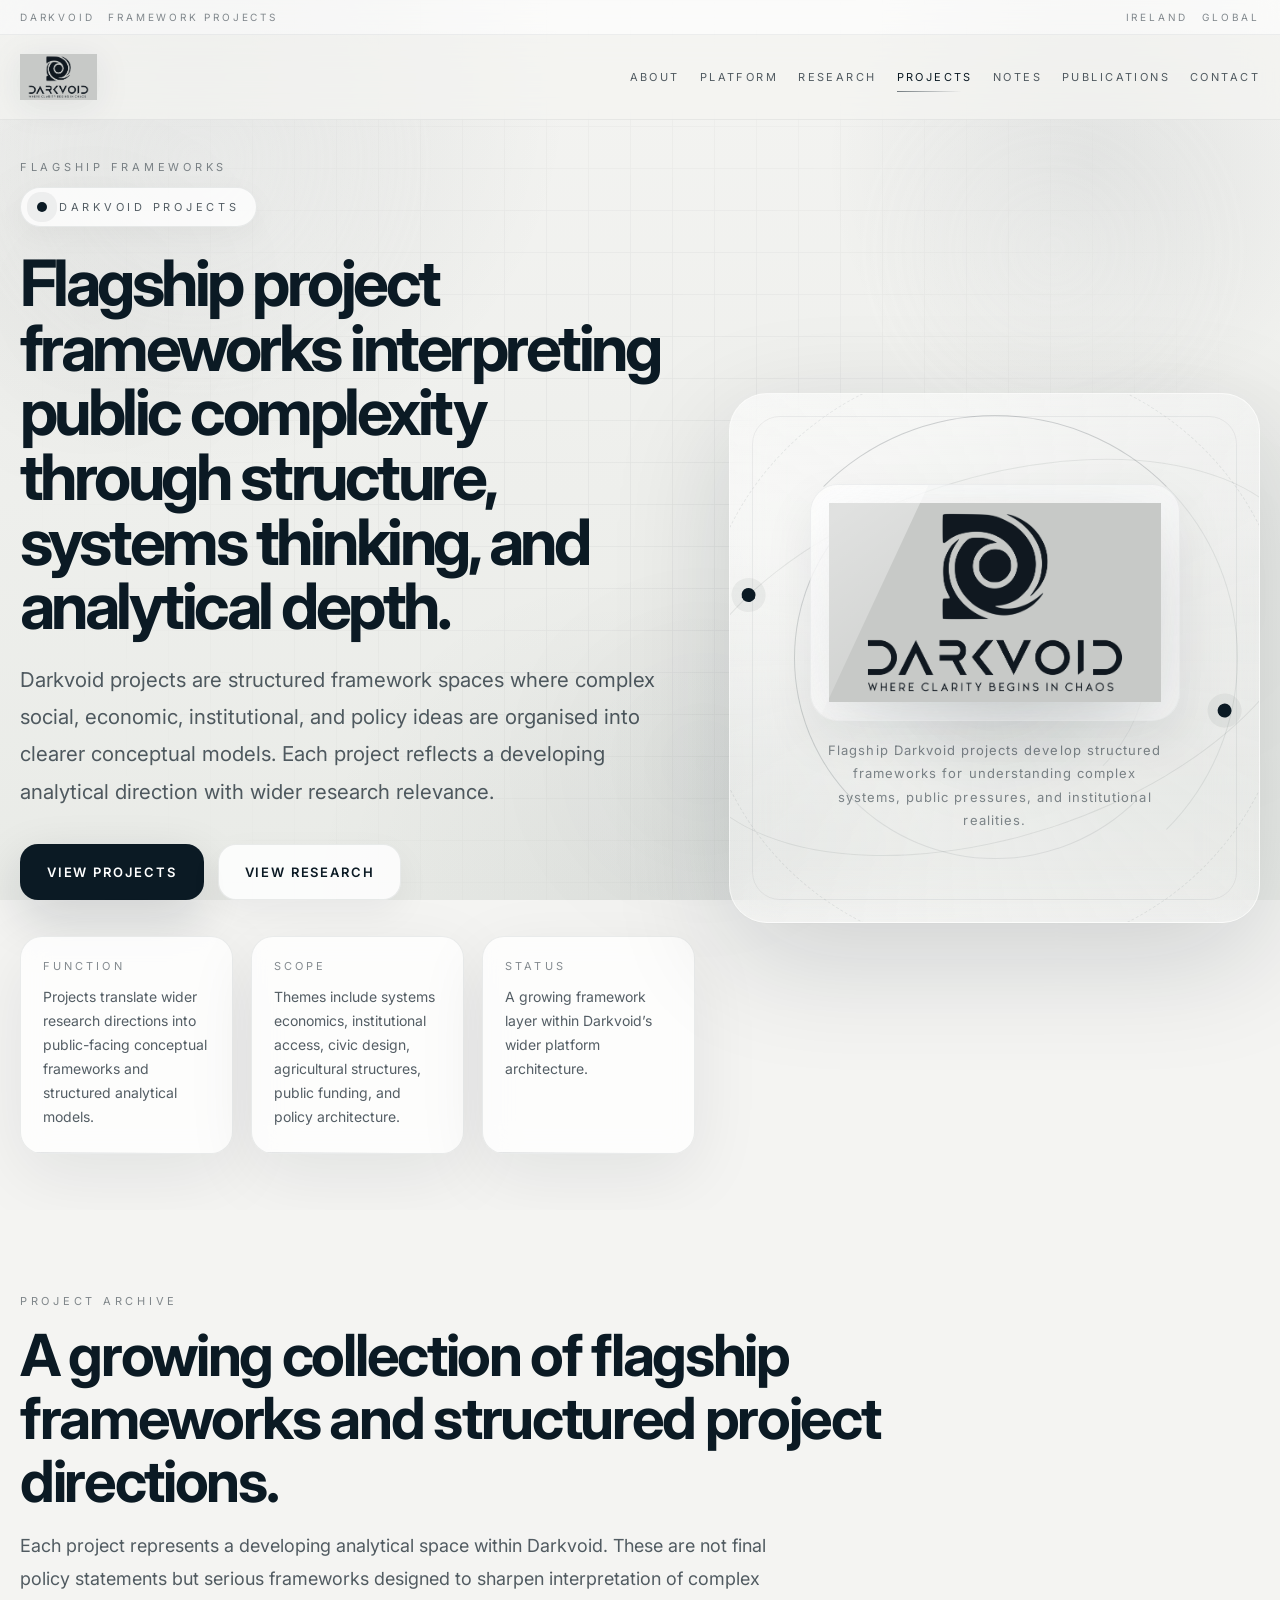
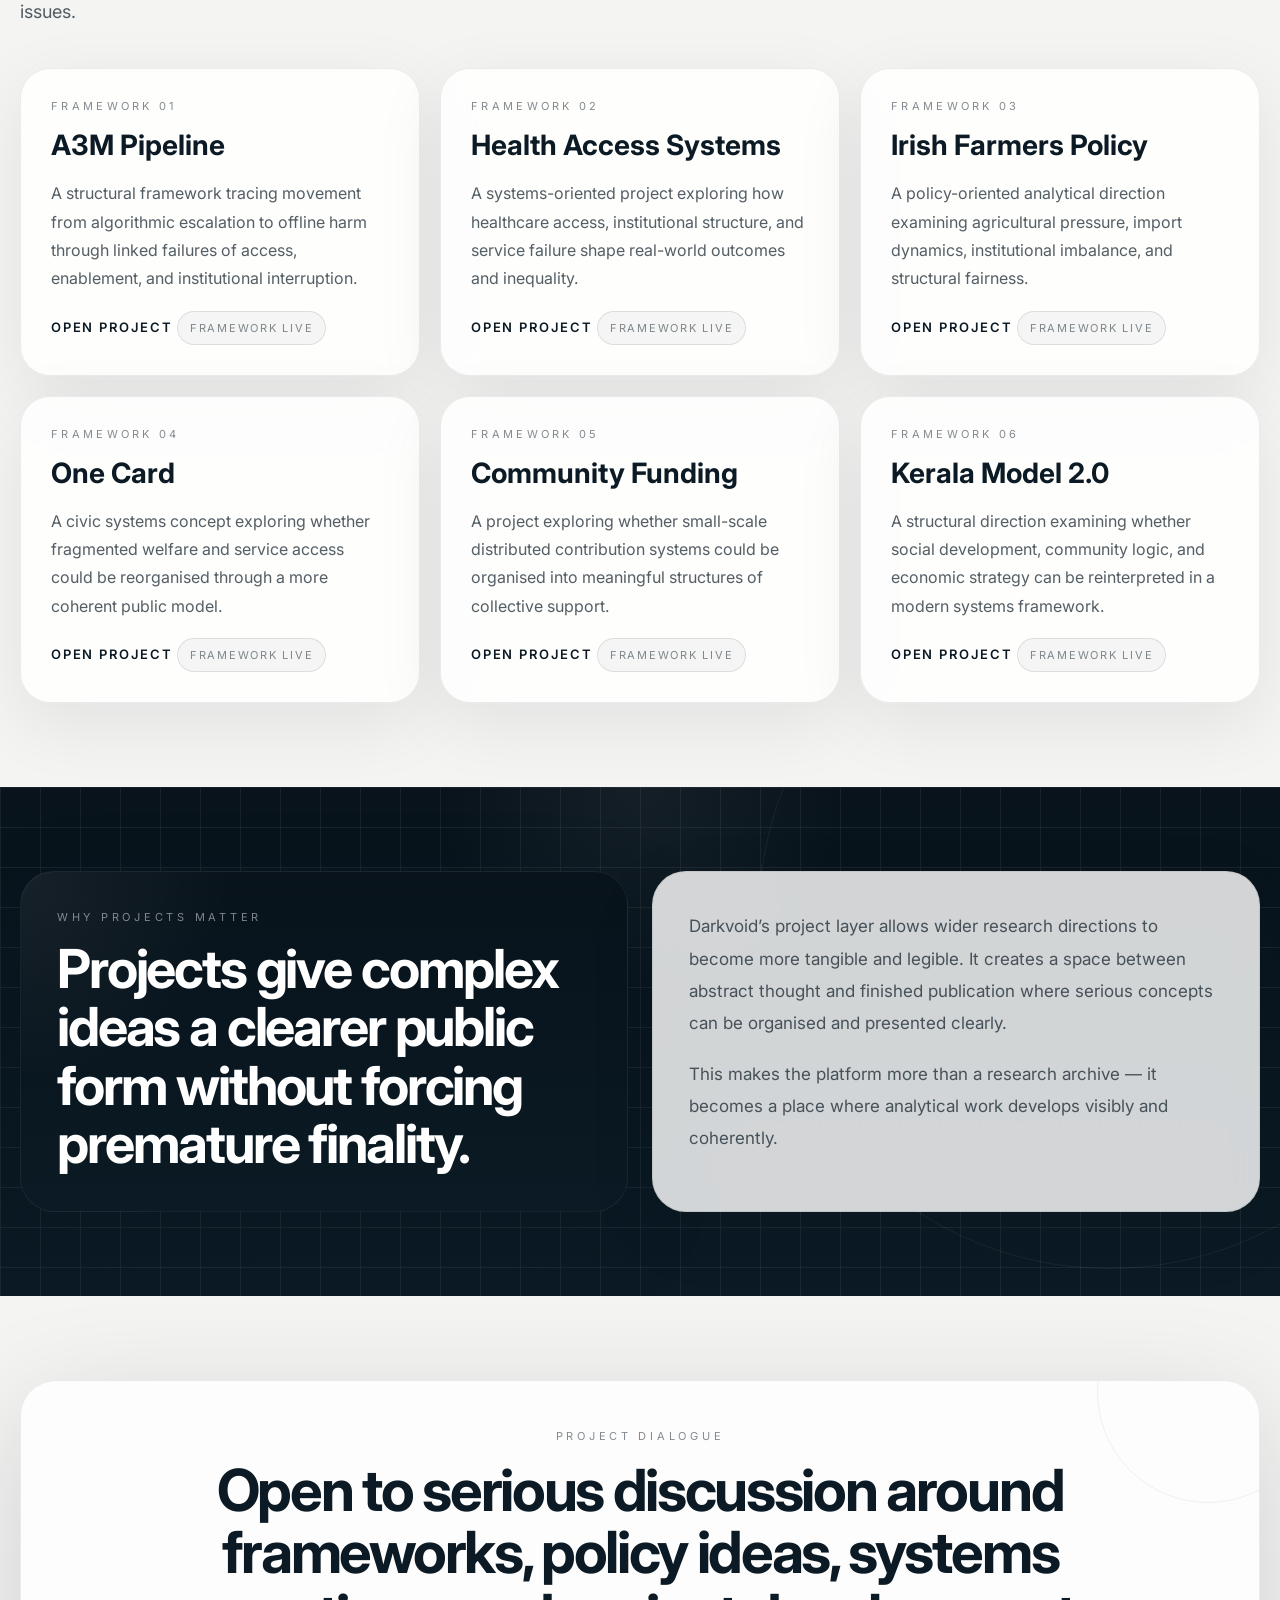
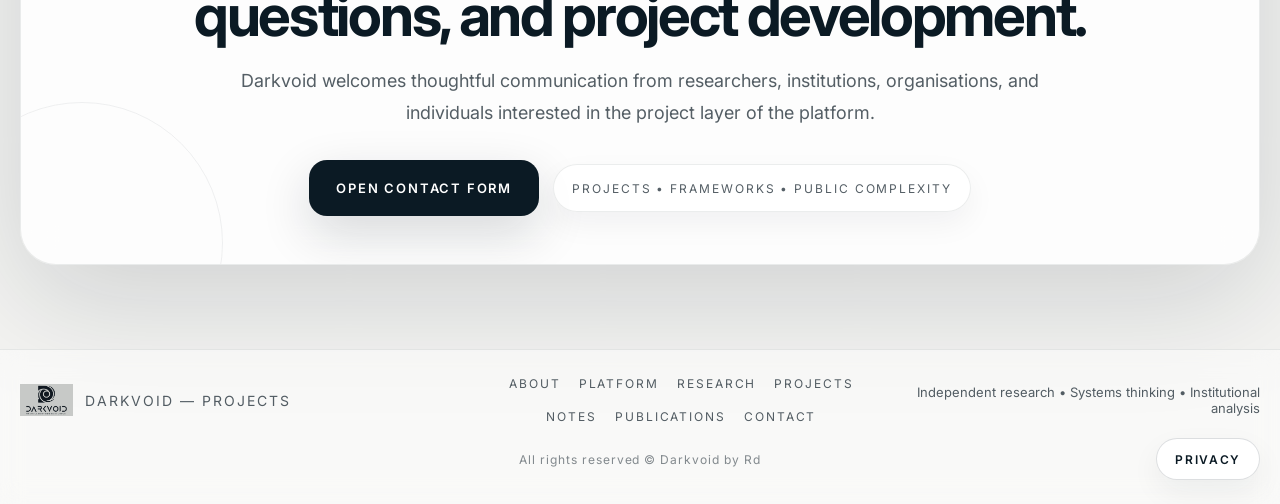
<file: projects.html>
<!DOCTYPE html>
<html lang="en">
<head>

<meta charset="UTF-8">
<meta name="viewport" content="width=device-width, initial-scale=1.0">

<title>Projects | Darkvoid</title>

  <link rel="canonical" href="https://darkvoid.ie/projects.html" />

<meta name="description" content="Flagship Darkvoid projects exploring systems, institutions, policy architecture, and public complexity through structured frameworks." />

<meta property="og:title" content="Darkvoid Projects" />
<meta property="og:description" content="Flagship Darkvoid projects exploring systems, institutions, policy architecture, and public complexity through structured frameworks." />
<meta property="og:type" content="website" />
<meta property="og:url" content="https://darkvoid.ie/projects.html" />
<meta property="og:image" content="https://darkvoid.ie/logo.png" />

<meta name="twitter:card" content="summary_large_image" />
<meta name="twitter:title" content="Darkvoid Projects" />
<meta name="twitter:description" content="Flagship Darkvoid projects exploring systems, institutions, policy architecture, and public complexity through structured frameworks." />
<meta name="twitter:image" content="https://darkvoid.ie/logo.png" />

<link rel="icon" type="image/png" href="/favicon-96x96.png" sizes="96x96" />
<link rel="icon" type="image/svg+xml" href="/favicon.svg" />
<link rel="shortcut icon" href="/favicon.ico" />
<link rel="apple-touch-icon" sizes="180x180" href="/apple-touch-icon.png" />
<meta name="apple-mobile-web-app-title" content="DarkVoid" />
<link rel="manifest" href="/site.webmanifest" />

<link rel="preconnect" href="https://fonts.googleapis.com">
<link rel="preconnect" href="https://fonts.gstatic.com" crossorigin>

<link href="https://fonts.googleapis.com/css2?family=Inter:wght@300;400;500;600;700;800&display=swap" rel="stylesheet">

<link rel="stylesheet" href="style.css">

<style>
  .footer-bottom-elite{
    padding:0 0 24px;
    display:grid;
    grid-template-columns:1fr auto 1fr;
    align-items:center;
    gap:16px;
  }

  .footer-bottom-center{
    justify-self:center;
    font-size:12px;
    letter-spacing:.08em;
    color:var(--muted2);
    text-align:center;
  }

  .footer-bottom-right{
    justify-self:end;
  }

  .privacy-link{
    display:inline-flex;
    align-items:center;
    justify-content:center;
    min-height:42px;
    padding:0 18px;
    border-radius:999px;
    border:1px solid rgba(11,26,36,.14);
    background:rgba(255,255,255,.90);
    color:var(--text);
    font-size:12px;
    font-weight:600;
    letter-spacing:.14em;
    text-transform:uppercase;
    box-shadow:0 12px 30px rgba(11,26,36,.06);
    transition:.22s ease;
  }

  .privacy-link:hover{
    transform:translateY(-2px);
    box-shadow:0 16px 36px rgba(11,26,36,.10);
  }

  @media (max-width:900px){
    .footer-bottom-elite{
      grid-template-columns:1fr;
    }

    .footer-bottom-center,
    .footer-bottom-right{
      justify-self:center;
    }
  }
</style>

</head>

<body>

<div class="bg"></div>
<div class="grid"></div>
<div class="ambient"></div>

<div class="signal-bar">
<div class="container signal-inner">

<div class="signal-left">
<span>Darkvoid</span>
<span>Framework Projects</span>
</div>

<div class="signal-right">
<span>Ireland</span>
<span>Global</span>
</div>

</div>
</div>

<header class="nav">

<div class="container nav-inner">

<a href="index.html" class="brand">
<img src="logo.png" alt="Darkvoid logo">
</a>

<nav class="nav-links">

<a href="index.html#about">About</a>
<a href="platform.html">Platform</a>
<a href="research.html">Research</a>
<a href="projects.html" class="active">Projects</a>
<a href="notes.html">Notes</a>
<a href="publications.html">Publications</a>
<a href="contact.html#contact-form">Contact</a>

</nav>

</div>
</header>

<main>

<section class="hero">

<div class="container hero-grid">

<div class="hero-content reveal">

<p class="hero-kicker">Flagship Frameworks</p>

<div class="eyebrow">
<span class="dot"></span>
<span>Darkvoid Projects</span>
</div>

<h1>
Flagship project frameworks interpreting public complexity through structure, systems thinking, and analytical depth.
</h1>

<p class="hero-text">
Darkvoid projects are structured framework spaces where complex social, economic, institutional, and policy ideas are organised into clearer conceptual models. Each project reflects a developing analytical direction with wider research relevance.
</p>

<div class="hero-actions">

<a href="#project-archive" class="btn btn-dark">View Projects</a>
<a href="research.html" class="btn btn-light">View Research</a>

</div>

<div class="hero-stats">

<div class="stat">
<span class="label">Function</span>
<span class="value">
Projects translate wider research directions into public-facing conceptual frameworks and structured analytical models.
</span>
</div>

<div class="stat">
<span class="label">Scope</span>
<span class="value">
Themes include systems economics, institutional access, civic design, agricultural structures, public funding, and policy architecture.
</span>
</div>

<div class="stat">
<span class="label">Status</span>
<span class="value">
A growing framework layer within Darkvoid’s wider platform architecture.
</span>
</div>

</div>

</div>

<div class="hero-visual reveal">

<div class="visual">

<div class="halo"></div>
<div class="ring ring1"></div>
<div class="ring ring2"></div>
<div class="ring ring3"></div>
<div class="ring-soft"></div>
<div class="orbit-line"></div>

<div class="logo-panel">

<div class="logo-wrap">
<img src="logo.png" class="hero-logo" alt="Darkvoid Projects">
</div>

<p class="panel-text">
Flagship Darkvoid projects develop structured frameworks for understanding complex systems, public pressures, and institutional realities.
</p>

</div>

</div>

</div>

</div>

</section>

<section class="section" id="project-archive">

<div class="container">

<div class="section-head reveal">

<div class="section-label">Project Archive</div>

<h2>
A growing collection of flagship frameworks and structured project directions.
</h2>

<p>
Each project represents a developing analytical space within Darkvoid. These are not final policy statements but serious frameworks designed to sharpen interpretation of complex issues.
</p>

</div>

<div class="cards">

<article class="card reveal">
<div class="card-number">Framework 01</div>
<h3>A3M Pipeline</h3>
<p>
A structural framework tracing movement from algorithmic escalation to offline harm through linked failures of access, enablement, and institutional interruption.
</p>
<a href="a3m-pipeline.html" class="text-link">Open project</a>
<div class="item-status">Framework Live</div>
</article>

<article class="card reveal">
<div class="card-number">Framework 02</div>
<h3>Health Access Systems</h3>
<p>
A systems-oriented project exploring how healthcare access, institutional structure, and service failure shape real-world outcomes and inequality.
</p>
<a href="health-access.html" class="text-link">Open project</a>
<div class="item-status">Framework Live</div>
</article>

<article class="card reveal">
<div class="card-number">Framework 03</div>
<h3>Irish Farmers Policy</h3>
<p>
A policy-oriented analytical direction examining agricultural pressure, import dynamics, institutional imbalance, and structural fairness.
</p>
<a href="irish-farmers-policy.html" class="text-link">Open project</a>
<div class="item-status">Framework Live</div>
</article>

<article class="card reveal">
<div class="card-number">Framework 04</div>
<h3>One Card</h3>
<p>
A civic systems concept exploring whether fragmented welfare and service access could be reorganised through a more coherent public model.
</p>
<a href="one-card.html" class="text-link">Open project</a>
<div class="item-status">Framework Live</div>
</article>

<article class="card reveal">
<div class="card-number">Framework 05</div>
<h3>Community Funding</h3>
<p>
A project exploring whether small-scale distributed contribution systems could be organised into meaningful structures of collective support.
</p>
<a href="community-funding.html" class="text-link">Open project</a>
<div class="item-status">Framework Live</div>
</article>

<article class="card reveal">
<div class="card-number">Framework 06</div>
<h3>Kerala Model 2.0</h3>
<p>
A structural direction examining whether social development, community logic, and economic strategy can be reinterpreted in a modern systems framework.
</p>
<a href="kerala-model-2.html" class="text-link">Open project</a>
<div class="item-status">Framework Live</div>
</article>

</div>

</div>

</section>

<section class="section dark-section">

<div class="container two-col">

<div class="panel panel-dark reveal">

<div class="section-label">Why Projects Matter</div>

<h2>
Projects give complex ideas a clearer public form without forcing premature finality.
</h2>

</div>

<div class="panel panel-light reveal">

<p>
Darkvoid’s project layer allows wider research directions to become more tangible and legible. It creates a space between abstract thought and finished publication where serious concepts can be organised and presented clearly.
</p>

<p>
This makes the platform more than a research archive — it becomes a place where analytical work develops visibly and coherently.
</p>

</div>

</div>

</section>

<section class="section">

<div class="container">

<div class="contact-panel reveal">

<div class="section-label">Project Dialogue</div>

<h2>
Open to serious discussion around frameworks, policy ideas, systems questions, and project development.
</h2>

<p>
Darkvoid welcomes thoughtful communication from researchers, institutions, organisations, and individuals interested in the project layer of the platform.
</p>

<div class="contact-actions">

<a href="contact.html#contact-form" class="btn btn-dark">Open Contact Form</a>

<div class="pill">Projects • Frameworks • Public Complexity</div>

</div>

</div>

</div>

</section>

</main>

<footer class="footer">

<div class="container footer-inner footer-grid">

<div class="footer-brand">
<img src="logo.png" alt="Darkvoid mark">
<span>DARKVOID — Projects</span>
</div>

<nav class="footer-links">

<a href="index.html#about">About</a>
<a href="platform.html">Platform</a>
<a href="research.html">Research</a>
<a href="projects.html">Projects</a>
<a href="notes.html">Notes</a>
<a href="publications.html">Publications</a>
<a href="contact.html#contact-form">Contact</a>

</nav>

<div class="footer-meta">
Independent research • Systems thinking • Institutional analysis
</div>

</div>

<div class="container footer-bottom-elite">
<div></div>
<div class="footer-bottom-center">All rights reserved © Darkvoid by Rd</div>
<div class="footer-bottom-right">
<a href="privacy.html" class="privacy-link">Privacy</a>
</div>
</div>

</footer>

<script src="script.js"></script>

</body>
</html>
</file>
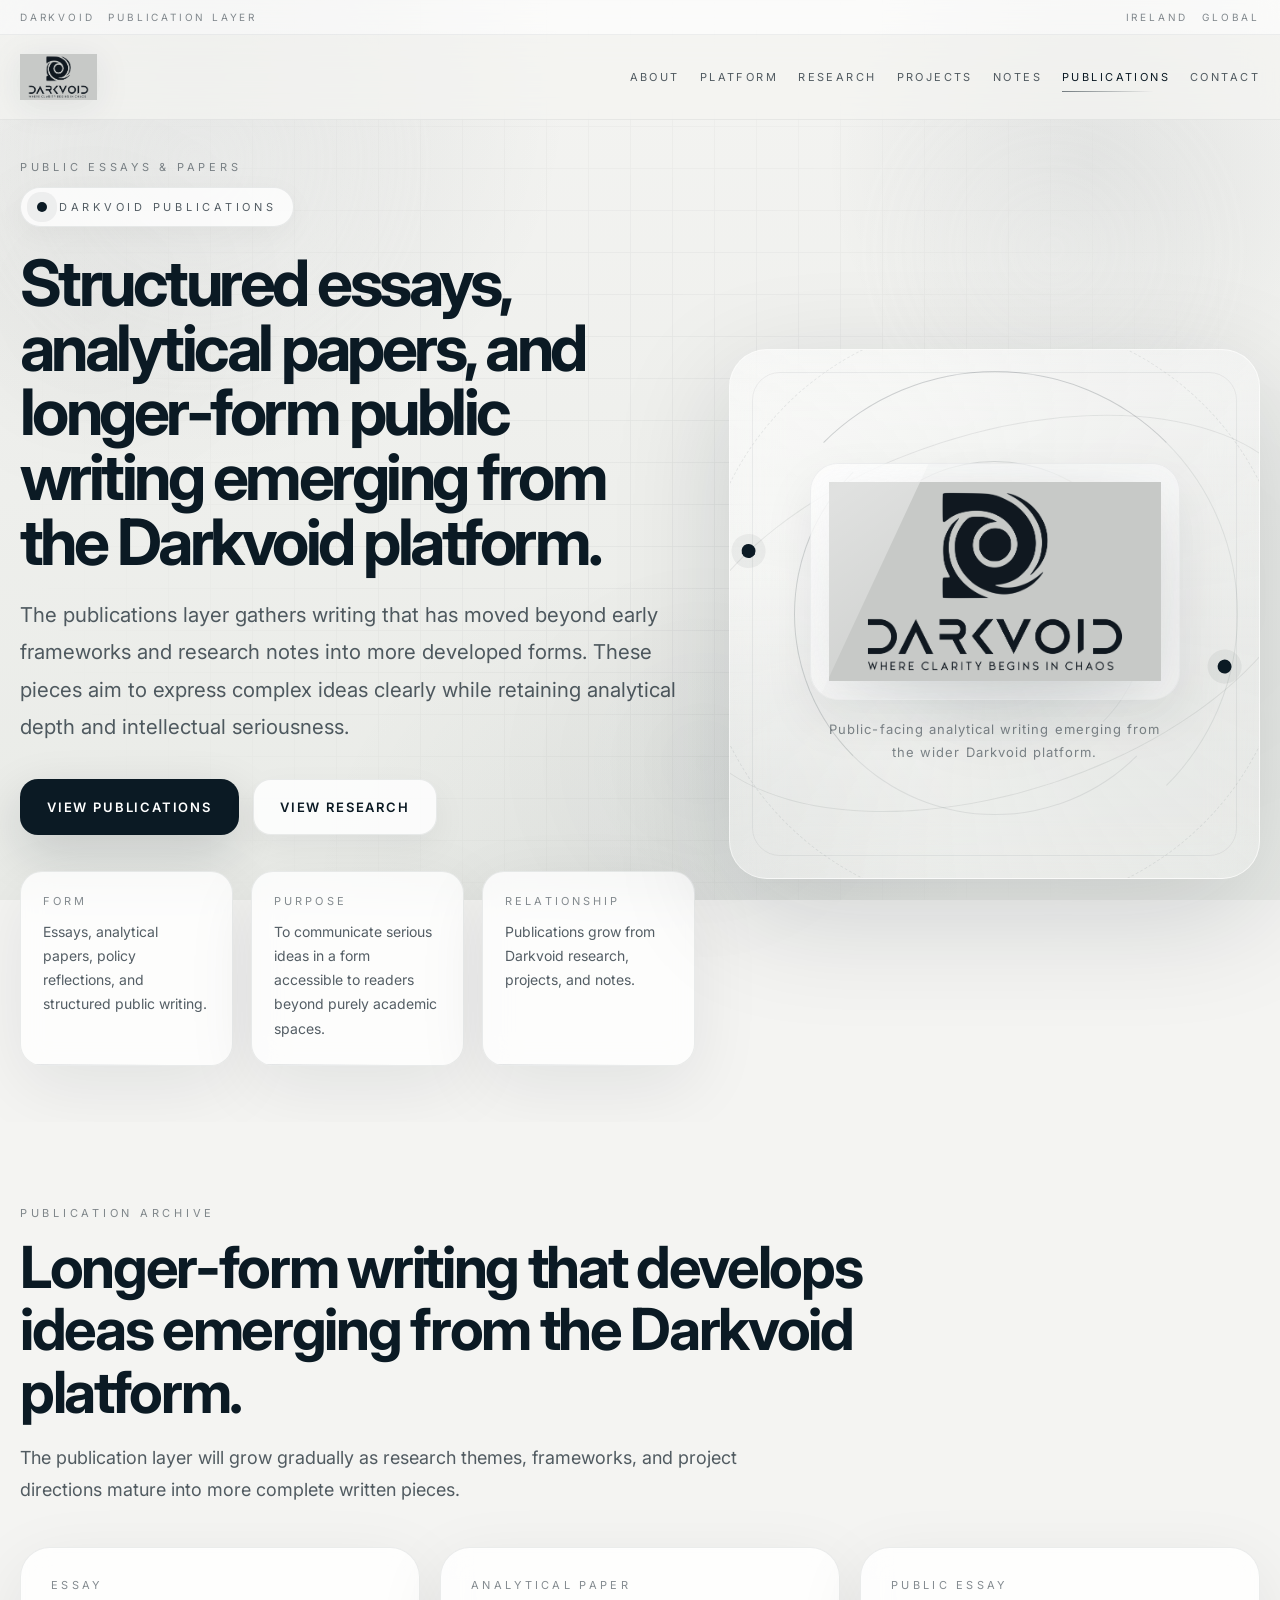
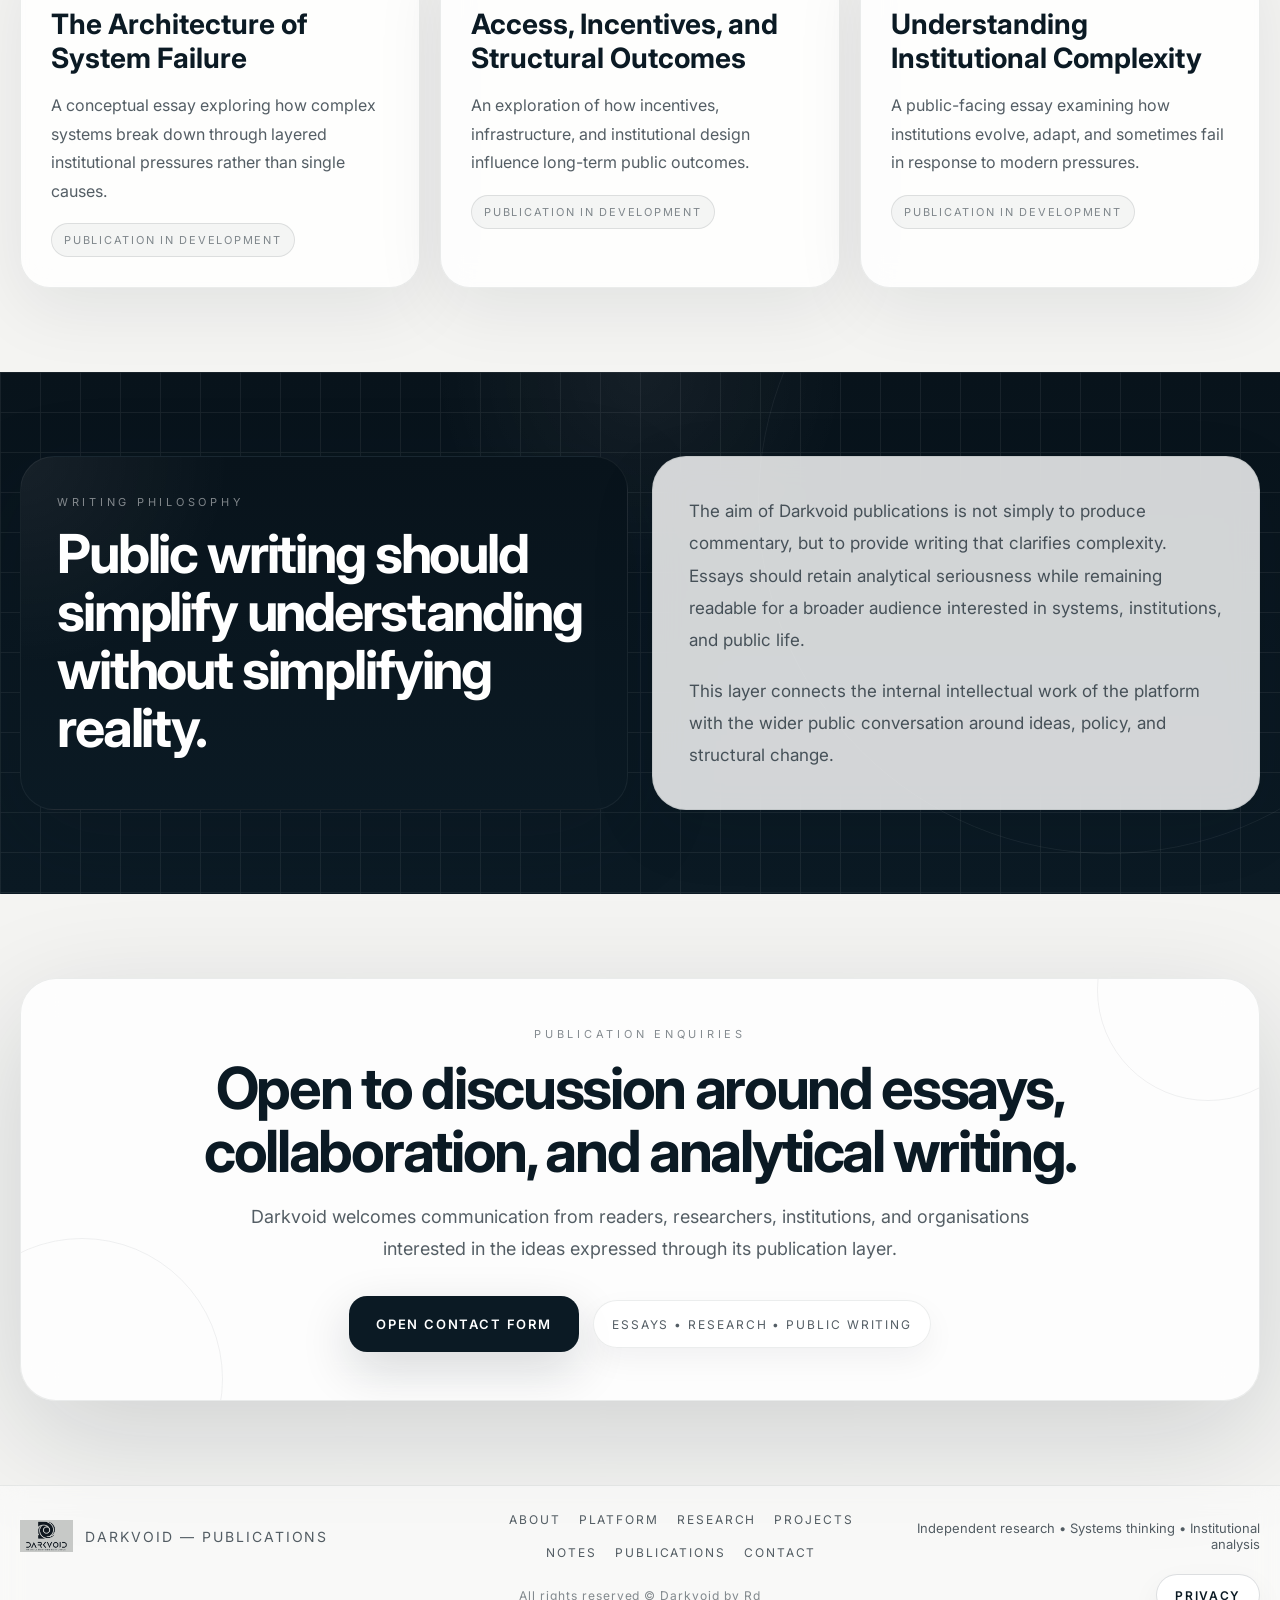
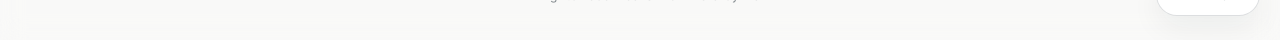
<file: publications.html>
<!DOCTYPE html>
<html lang="en">
<head>

<meta charset="UTF-8">
<meta name="viewport" content="width=device-width, initial-scale=1.0">

<title>Publications | Darkvoid</title>

  <link rel="canonical" href="https://darkvoid.ie/publications.html" />

<meta name="description" content="Public essays, analytical papers, and structured publications emerging from the Darkvoid platform." />

<meta property="og:title" content="Darkvoid Publications">
<meta property="og:description" content="Public essays, analytical papers, and structured publications emerging from the Darkvoid platform.">
<meta property="og:type" content="website">
<meta property="og:url" content="https://darkvoid.ie/publications.html">
<meta property="og:image" content="https://darkvoid.ie/logo.png">

<meta name="twitter:card" content="summary_large_image">
<meta name="twitter:title" content="Darkvoid Publications">
<meta name="twitter:description" content="Public essays, analytical papers, and structured publications emerging from the Darkvoid platform.">
<meta name="twitter:image" content="https://darkvoid.ie/logo.png">

<link rel="icon" type="image/png" href="/favicon-96x96.png" sizes="96x96">
<link rel="icon" type="image/svg+xml" href="/favicon.svg">
<link rel="shortcut icon" href="/favicon.ico">
<link rel="apple-touch-icon" sizes="180x180" href="/apple-touch-icon.png">
<meta name="apple-mobile-web-app-title" content="DarkVoid">
<link rel="manifest" href="/site.webmanifest">

<link rel="preconnect" href="https://fonts.googleapis.com">
<link rel="preconnect" href="https://fonts.gstatic.com" crossorigin>

<link href="https://fonts.googleapis.com/css2?family=Inter:wght@300;400;500;600;700;800&display=swap" rel="stylesheet">

<link rel="stylesheet" href="style.css">

<style>
  .footer-bottom-elite{
    padding:0 0 24px;
    display:grid;
    grid-template-columns:1fr auto 1fr;
    align-items:center;
    gap:16px;
  }

  .footer-bottom-center{
    justify-self:center;
    font-size:12px;
    letter-spacing:.08em;
    color:var(--muted2);
    text-align:center;
  }

  .footer-bottom-right{
    justify-self:end;
  }

  .privacy-link{
    display:inline-flex;
    align-items:center;
    justify-content:center;
    min-height:42px;
    padding:0 18px;
    border-radius:999px;
    border:1px solid rgba(11,26,36,.14);
    background:rgba(255,255,255,.90);
    color:var(--text);
    font-size:12px;
    font-weight:600;
    letter-spacing:.14em;
    text-transform:uppercase;
    box-shadow:0 12px 30px rgba(11,26,36,.06);
    transition:.22s ease;
  }

  .privacy-link:hover{
    transform:translateY(-2px);
    box-shadow:0 16px 36px rgba(11,26,36,.10);
  }

  @media (max-width:900px){
    .footer-bottom-elite{
      grid-template-columns:1fr;
    }

    .footer-bottom-center,
    .footer-bottom-right{
      justify-self:center;
    }
  }
</style>

</head>

<body>

<div class="bg"></div>
<div class="grid"></div>
<div class="ambient"></div>

<div class="signal-bar">
<div class="container signal-inner">

<div class="signal-left">
<span>Darkvoid</span>
<span>Publication Layer</span>
</div>

<div class="signal-right">
<span>Ireland</span>
<span>Global</span>
</div>

</div>
</div>

<header class="nav">

<div class="container nav-inner">

<a href="index.html" class="brand">
<img src="logo.png" alt="Darkvoid logo">
</a>

<nav class="nav-links">

<a href="index.html#about">About</a>
<a href="platform.html">Platform</a>
<a href="research.html">Research</a>
<a href="projects.html">Projects</a>
<a href="notes.html">Notes</a>
<a href="publications.html" class="active">Publications</a>
<a href="contact.html#contact-form">Contact</a>

</nav>

</div>
</header>

<main>

<section class="hero">

<div class="container hero-grid">

<div class="hero-content reveal">

<p class="hero-kicker">Public Essays & Papers</p>

<div class="eyebrow">
<span class="dot"></span>
<span>Darkvoid Publications</span>
</div>

<h1>
Structured essays, analytical papers, and longer-form public writing emerging from the Darkvoid platform.
</h1>

<p class="hero-text">
The publications layer gathers writing that has moved beyond early frameworks and research notes into more developed forms. These pieces aim to express complex ideas clearly while retaining analytical depth and intellectual seriousness.
</p>

<div class="hero-actions">

<a href="#publication-archive" class="btn btn-dark">View Publications</a>
<a href="research.html" class="btn btn-light">View Research</a>

</div>

<div class="hero-stats">

<div class="stat">
<span class="label">Form</span>
<span class="value">
Essays, analytical papers, policy reflections, and structured public writing.
</span>
</div>

<div class="stat">
<span class="label">Purpose</span>
<span class="value">
To communicate serious ideas in a form accessible to readers beyond purely academic spaces.
</span>
</div>

<div class="stat">
<span class="label">Relationship</span>
<span class="value">
Publications grow from Darkvoid research, projects, and notes.
</span>
</div>

</div>

</div>

<div class="hero-visual reveal">

<div class="visual">

<div class="halo"></div>
<div class="ring ring1"></div>
<div class="ring ring2"></div>
<div class="ring ring3"></div>
<div class="ring-soft"></div>
<div class="orbit-line"></div>

<div class="logo-panel">

<div class="logo-wrap">
<img src="logo.png" class="hero-logo" alt="Darkvoid Publications">
</div>

<p class="panel-text">
Public-facing analytical writing emerging from the wider Darkvoid platform.
</p>

</div>

</div>

</div>

</div>

</section>

<section class="section" id="publication-archive">

<div class="container">

<div class="section-head reveal">

<div class="section-label">Publication Archive</div>

<h2>
Longer-form writing that develops ideas emerging from the Darkvoid platform.
</h2>

<p>
The publication layer will grow gradually as research themes, frameworks, and project directions mature into more complete written pieces.
</p>

</div>

<div class="cards">

<article class="card reveal">

<div class="card-number">Essay</div>

<h3>The Architecture of System Failure</h3>

<p>
A conceptual essay exploring how complex systems break down through layered institutional pressures rather than single causes.
</p>

<div class="item-status">
Publication in development
</div>

</article>

<article class="card reveal">

<div class="card-number">Analytical Paper</div>

<h3>Access, Incentives, and Structural Outcomes</h3>

<p>
An exploration of how incentives, infrastructure, and institutional design influence long-term public outcomes.
</p>

<div class="item-status">
Publication in development
</div>

</article>

<article class="card reveal">

<div class="card-number">Public Essay</div>

<h3>Understanding Institutional Complexity</h3>

<p>
A public-facing essay examining how institutions evolve, adapt, and sometimes fail in response to modern pressures.
</p>

<div class="item-status">
Publication in development
</div>

</article>

</div>

</div>

</section>

<section class="section dark-section">

<div class="container two-col">

<div class="panel panel-dark reveal">

<div class="section-label">Writing Philosophy</div>

<h2>
Public writing should simplify understanding without simplifying reality.
</h2>

</div>

<div class="panel panel-light reveal">

<p>
The aim of Darkvoid publications is not simply to produce commentary, but to provide writing that clarifies complexity. Essays should retain analytical seriousness while remaining readable for a broader audience interested in systems, institutions, and public life.
</p>

<p>
This layer connects the internal intellectual work of the platform with the wider public conversation around ideas, policy, and structural change.
</p>

</div>

</div>

</section>

<section class="section">

<div class="container">

<div class="contact-panel reveal">

<div class="section-label">Publication Enquiries</div>

<h2>
Open to discussion around essays, collaboration, and analytical writing.
</h2>

<p>
Darkvoid welcomes communication from readers, researchers, institutions, and organisations interested in the ideas expressed through its publication layer.
</p>

<div class="contact-actions">

<a href="contact.html#contact-form" class="btn btn-dark">Open Contact Form</a>

<div class="pill">Essays • Research • Public Writing</div>

</div>

</div>

</div>

</section>

</main>

<footer class="footer">

<div class="container footer-inner footer-grid">

<div class="footer-brand">
<img src="logo.png" alt="Darkvoid mark">
<span>DARKVOID — Publications</span>
</div>

<nav class="footer-links">

<a href="index.html#about">About</a>
<a href="platform.html">Platform</a>
<a href="research.html">Research</a>
<a href="projects.html">Projects</a>
<a href="notes.html">Notes</a>
<a href="publications.html">Publications</a>
<a href="contact.html#contact-form">Contact</a>

</nav>

<div class="footer-meta">
Independent research • Systems thinking • Institutional analysis
</div>

</div>

<div class="container footer-bottom-elite">
<div></div>
<div class="footer-bottom-center">All rights reserved © Darkvoid by Rd</div>
<div class="footer-bottom-right">
<a href="privacy.html" class="privacy-link">Privacy</a>
</div>
</div>

</footer>

<script src="script.js"></script>

</body>
</html>
</file>
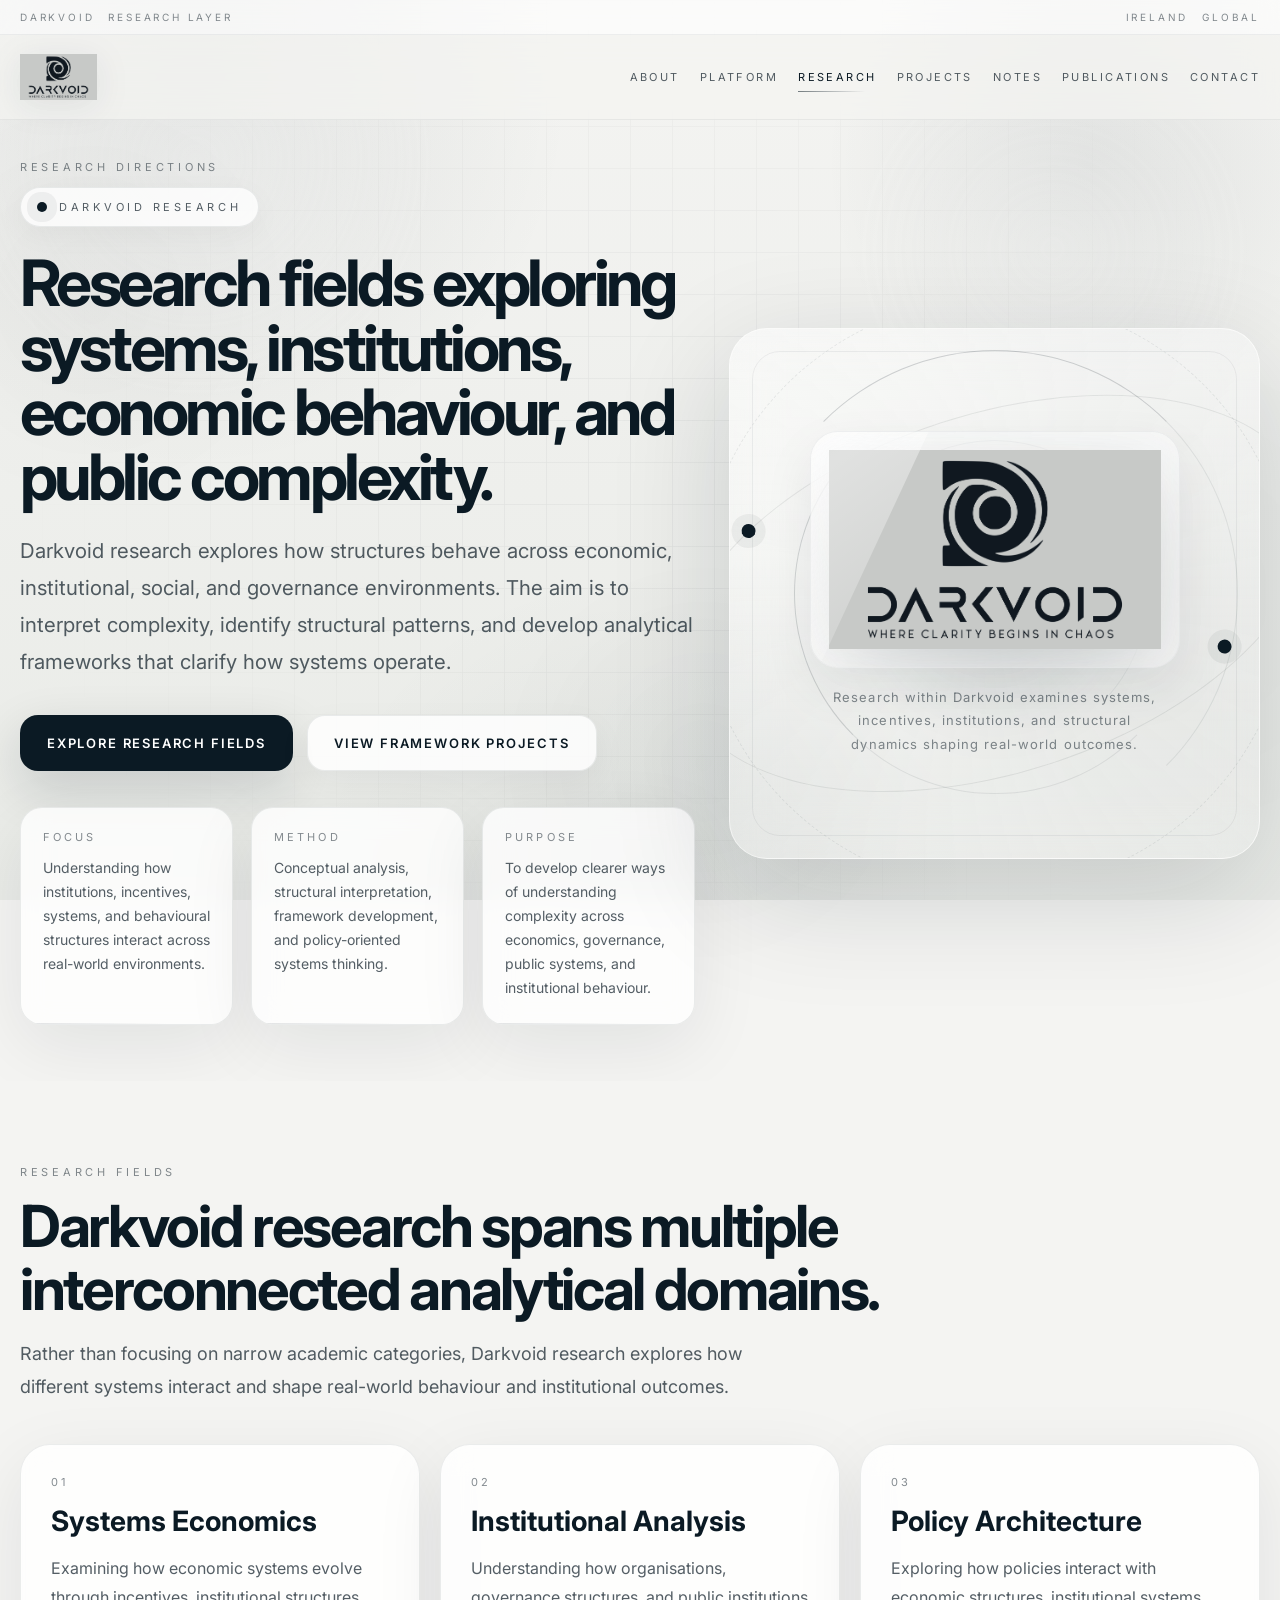
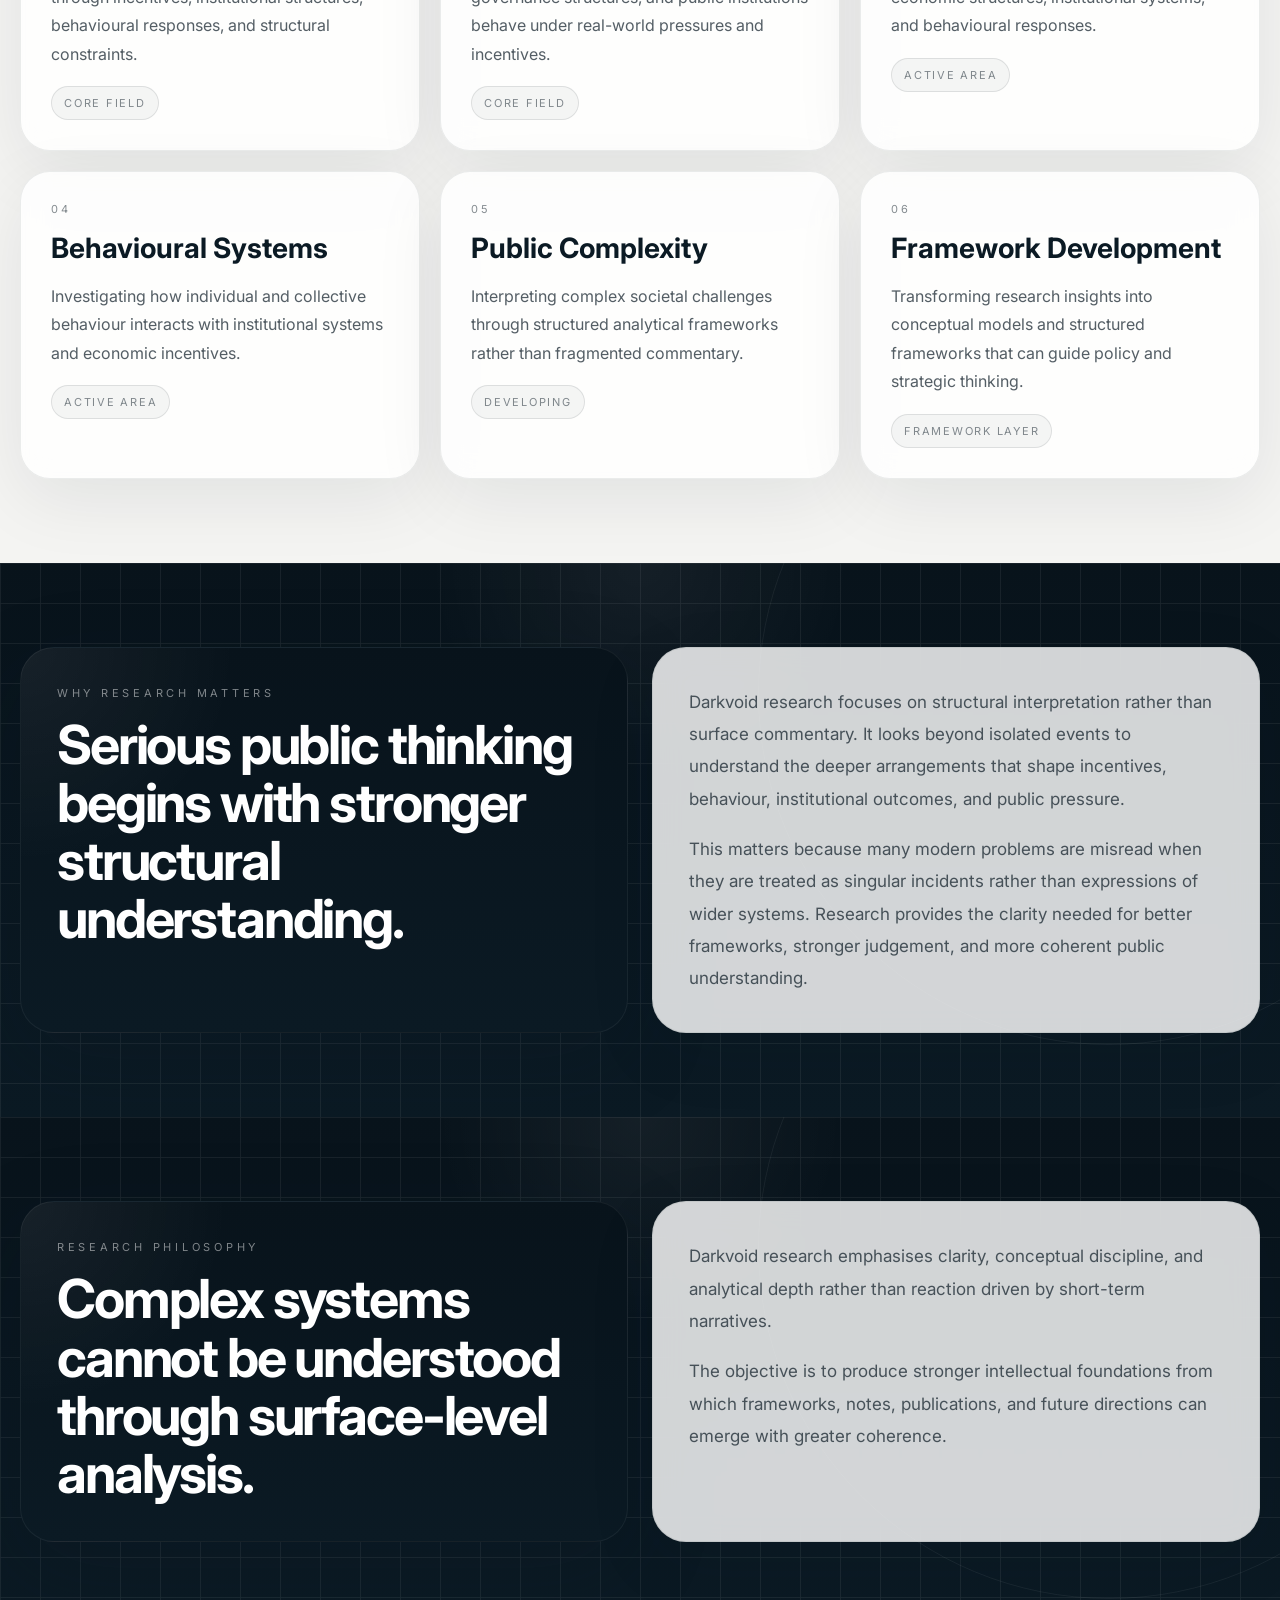
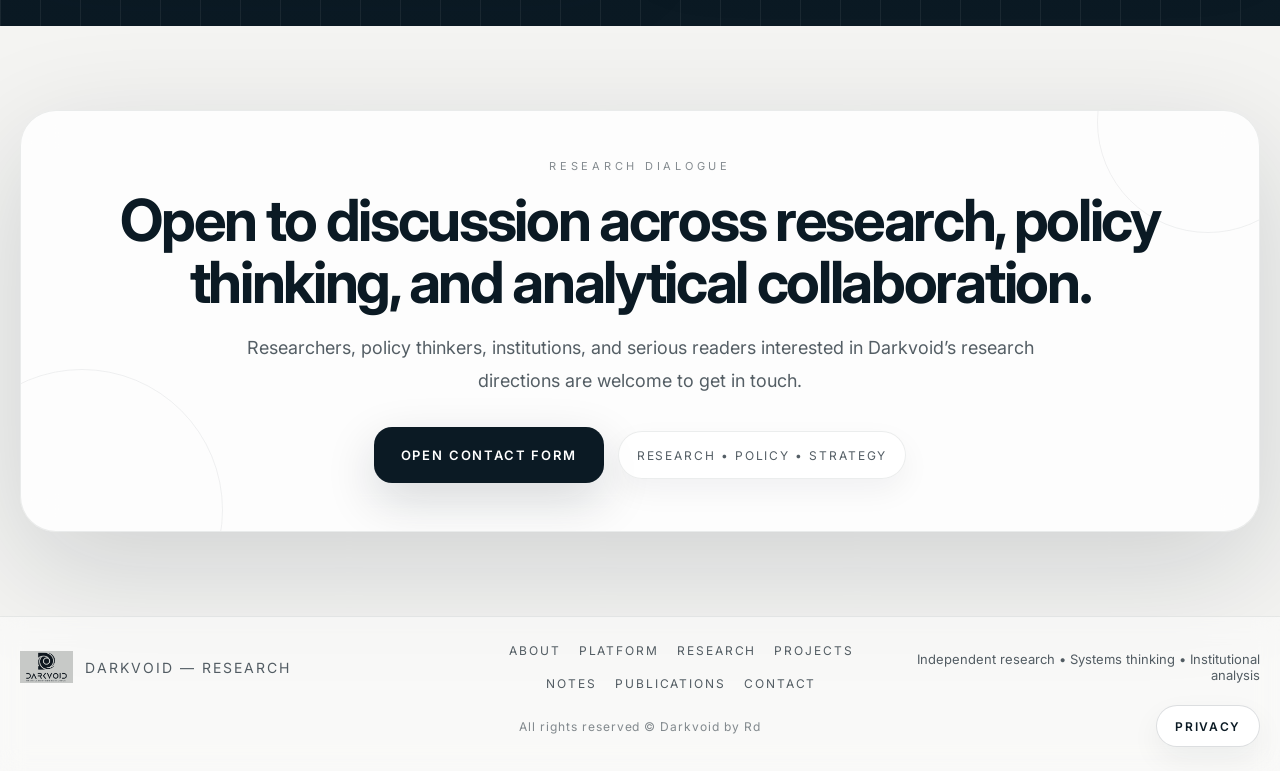
<file: research.html>
<!DOCTYPE html>
<html lang="en">
<head>

<meta charset="UTF-8">
<meta name="viewport" content="width=device-width, initial-scale=1.0">

<title>Research | Darkvoid</title>

<link rel="canonical" href="https://darkvoid.ie/research.html" />
  
<meta name="description" content="Research directions within Darkvoid including systems economics, institutional analysis, policy architecture, and behavioural systems thinking." />

<meta property="og:title" content="Darkvoid Research" />
<meta property="og:description" content="Research directions within Darkvoid including systems economics, institutional analysis, policy architecture, and behavioural systems thinking." />
<meta property="og:type" content="website" />
<meta property="og:url" content="https://darkvoid.ie/research.html" />
<meta property="og:image" content="https://darkvoid.ie/logo.png" />

<meta name="twitter:card" content="summary_large_image" />
<meta name="twitter:title" content="Darkvoid Research" />
<meta name="twitter:description" content="Research directions within Darkvoid including systems economics, institutional analysis, policy architecture, and behavioural systems thinking." />
<meta name="twitter:image" content="https://darkvoid.ie/logo.png" />

<link rel="icon" type="image/png" href="/favicon-96x96.png" sizes="96x96" />
<link rel="icon" type="image/svg+xml" href="/favicon.svg" />
<link rel="shortcut icon" href="/favicon.ico" />
<link rel="apple-touch-icon" sizes="180x180" href="/apple-touch-icon.png" />
<meta name="apple-mobile-web-app-title" content="DarkVoid" />
<link rel="manifest" href="/site.webmanifest" />

<link rel="preconnect" href="https://fonts.googleapis.com">
<link rel="preconnect" href="https://fonts.gstatic.com" crossorigin>

<link href="https://fonts.googleapis.com/css2?family=Inter:wght@300;400;500;600;700;800&display=swap" rel="stylesheet">

<link rel="stylesheet" href="style.css">

<style>
  .footer-bottom-elite{
    padding:0 0 24px;
    display:grid;
    grid-template-columns:1fr auto 1fr;
    align-items:center;
    gap:16px;
  }

  .footer-bottom-center{
    justify-self:center;
    font-size:12px;
    letter-spacing:.08em;
    color:var(--muted2);
    text-align:center;
  }

  .footer-bottom-right{
    justify-self:end;
  }

  .privacy-link{
    display:inline-flex;
    align-items:center;
    justify-content:center;
    min-height:42px;
    padding:0 18px;
    border-radius:999px;
    border:1px solid rgba(11,26,36,.14);
    background:rgba(255,255,255,.90);
    color:var(--text);
    font-size:12px;
    font-weight:600;
    letter-spacing:.14em;
    text-transform:uppercase;
    box-shadow:0 12px 30px rgba(11,26,36,.06);
    transition:.22s ease;
  }

  .privacy-link:hover{
    transform:translateY(-2px);
    box-shadow:0 16px 36px rgba(11,26,36,.10);
  }

  @media (max-width:900px){
    .footer-bottom-elite{
      grid-template-columns:1fr;
    }

    .footer-bottom-center,
    .footer-bottom-right{
      justify-self:center;
    }
  }
</style>

</head>

<body>

<div class="bg"></div>
<div class="grid"></div>
<div class="ambient"></div>

<div class="signal-bar">
<div class="container signal-inner">

<div class="signal-left">
<span>Darkvoid</span>
<span>Research Layer</span>
</div>

<div class="signal-right">
<span>Ireland</span>
<span>Global</span>
</div>

</div>
</div>

<header class="nav">

<div class="container nav-inner">

<a href="index.html" class="brand">
<img src="logo.png" alt="Darkvoid logo">
</a>

<nav class="nav-links">

<a href="index.html#about">About</a>
<a href="platform.html">Platform</a>
<a href="research.html" class="active">Research</a>
<a href="projects.html">Projects</a>
<a href="notes.html">Notes</a>
<a href="publications.html">Publications</a>
<a href="contact.html#contact-form">Contact</a>

</nav>

</div>
</header>

<main>

<section class="hero">

<div class="container hero-grid">

<div class="hero-content reveal">

<p class="hero-kicker">Research Directions</p>

<div class="eyebrow">
<span class="dot"></span>
<span>Darkvoid Research</span>
</div>

<h1>
Research fields exploring systems, institutions, economic behaviour, and public complexity.
</h1>

<p class="hero-text">
Darkvoid research explores how structures behave across economic, institutional, social, and governance environments. The aim is to interpret complexity, identify structural patterns, and develop analytical frameworks that clarify how systems operate.
</p>

<div class="hero-actions">

<a href="#fields" class="btn btn-dark">Explore Research Fields</a>
<a href="projects.html" class="btn btn-light">View Framework Projects</a>

</div>

<div class="hero-stats">

<div class="stat">
<span class="label">Focus</span>
<span class="value">
Understanding how institutions, incentives, systems, and behavioural structures interact across real-world environments.
</span>
</div>

<div class="stat">
<span class="label">Method</span>
<span class="value">
Conceptual analysis, structural interpretation, framework development, and policy-oriented systems thinking.
</span>
</div>

<div class="stat">
<span class="label">Purpose</span>
<span class="value">
To develop clearer ways of understanding complexity across economics, governance, public systems, and institutional behaviour.
</span>
</div>

</div>

</div>

<div class="hero-visual reveal">

<div class="visual">

<div class="halo"></div>
<div class="ring ring1"></div>
<div class="ring ring2"></div>
<div class="ring ring3"></div>
<div class="ring-soft"></div>
<div class="orbit-line"></div>

<div class="logo-panel">

<div class="logo-wrap">
<img src="logo.png" class="hero-logo" alt="Darkvoid Research">
</div>

<p class="panel-text">
Research within Darkvoid examines systems, incentives, institutions, and structural dynamics shaping real-world outcomes.
</p>

</div>

</div>

</div>

</div>

</section>

<section class="section" id="fields">

<div class="container">

<div class="section-head reveal">

<div class="section-label">Research Fields</div>

<h2>
Darkvoid research spans multiple interconnected analytical domains.
</h2>

<p>
Rather than focusing on narrow academic categories, Darkvoid research explores how different systems interact and shape real-world behaviour and institutional outcomes.
</p>

</div>

<div class="cards">

<div class="card reveal">

<div class="card-number">01</div>

<h3>Systems Economics</h3>

<p>
Examining how economic systems evolve through incentives, institutional structures, behavioural responses, and structural constraints.
</p>

<div class="item-status">Core Field</div>

</div>

<div class="card reveal">

<div class="card-number">02</div>

<h3>Institutional Analysis</h3>

<p>
Understanding how organisations, governance structures, and public institutions behave under real-world pressures and incentives.
</p>

<div class="item-status">Core Field</div>

</div>

<div class="card reveal">

<div class="card-number">03</div>

<h3>Policy Architecture</h3>

<p>
Exploring how policies interact with economic structures, institutional systems, and behavioural responses.
</p>

<div class="item-status">Active Area</div>

</div>

<div class="card reveal">

<div class="card-number">04</div>

<h3>Behavioural Systems</h3>

<p>
Investigating how individual and collective behaviour interacts with institutional systems and economic incentives.
</p>

<div class="item-status">Active Area</div>

</div>

<div class="card reveal">

<div class="card-number">05</div>

<h3>Public Complexity</h3>

<p>
Interpreting complex societal challenges through structured analytical frameworks rather than fragmented commentary.
</p>

<div class="item-status">Developing</div>

</div>

<div class="card reveal">

<div class="card-number">06</div>

<h3>Framework Development</h3>

<p>
Transforming research insights into conceptual models and structured frameworks that can guide policy and strategic thinking.
</p>

<div class="item-status">Framework Layer</div>

</div>

</div>

</div>

</section>

<section class="section dark-section" id="why-research-matters">

<div class="container two-col">

<div class="panel panel-dark reveal">

<div class="section-label">Why Research Matters</div>

<h2>
Serious public thinking begins with stronger structural understanding.
</h2>

</div>

<div class="panel panel-light reveal">

<p>
Darkvoid research focuses on structural interpretation rather than surface commentary. It looks beyond isolated events to understand the deeper arrangements that shape incentives, behaviour, institutional outcomes, and public pressure.
</p>

<p>
This matters because many modern problems are misread when they are treated as singular incidents rather than expressions of wider systems. Research provides the clarity needed for better frameworks, stronger judgement, and more coherent public understanding.
</p>

</div>

</div>

</section>

<section class="section dark-section">

<div class="container two-col">

<div class="panel panel-dark reveal">

<div class="section-label">Research Philosophy</div>

<h2>
Complex systems cannot be understood through surface-level analysis.
</h2>

</div>

<div class="panel panel-light reveal">

<p>
Darkvoid research emphasises clarity, conceptual discipline, and analytical depth rather than reaction driven by short-term narratives.
</p>

<p>
The objective is to produce stronger intellectual foundations from which frameworks, notes, publications, and future directions can emerge with greater coherence.
</p>

</div>

</div>

</section>

<section class="section" id="contact-strip">

<div class="container">

<div class="contact-panel reveal">

<div class="section-label">Research Dialogue</div>

<h2>
Open to discussion across research, policy thinking, and analytical collaboration.
</h2>

<p>
Researchers, policy thinkers, institutions, and serious readers interested in Darkvoid’s research directions are welcome to get in touch.
</p>

<div class="contact-actions">

<a href="contact.html#contact-form" class="btn btn-dark">Open Contact Form</a>

<div class="pill">Research • Policy • Strategy</div>

</div>

</div>

</div>

</section>

</main>

<footer class="footer">

<div class="container footer-inner footer-grid">

<div class="footer-brand">
<img src="logo.png" alt="Darkvoid mark">
<span>DARKVOID — Research</span>
</div>

<nav class="footer-links">

<a href="index.html#about">About</a>
<a href="platform.html">Platform</a>
<a href="research.html">Research</a>
<a href="projects.html">Projects</a>
<a href="notes.html">Notes</a>
<a href="publications.html">Publications</a>
<a href="contact.html#contact-form">Contact</a>

</nav>

<div class="footer-meta">
Independent research • Systems thinking • Institutional analysis
</div>

</div>

<div class="container footer-bottom-elite">
<div></div>
<div class="footer-bottom-center">All rights reserved © Darkvoid by Rd</div>
<div class="footer-bottom-right">
<a href="privacy.html" class="privacy-link">Privacy</a>
</div>
</div>

</footer>

<script src="script.js"></script>

</body>
</html>
</file>
<file: style.css>
:root{
  --bg:#f4f4f2;
  --bg2:#e9ebe7;
  --text:#0b1a24;
  --muted:rgba(11,26,36,.70);
  --muted2:rgba(11,26,36,.50);
  --line:rgba(11,26,36,.08);
  --white:#ffffff;
  --dark:#0b1a24;
  --shadow:0 20px 70px rgba(11,26,36,.08);
  --shadow-strong:0 35px 120px rgba(11,26,36,.16);
  --radius:30px;
}

*{box-sizing:border-box}
html{scroll-behavior:smooth}

body{
  margin:0;
  font-family:"Inter",system-ui,-apple-system,BlinkMacSystemFont,"Segoe UI",sans-serif;
  color:var(--text);
  background:var(--bg);
  overflow-x:hidden;
  text-rendering:optimizeLegibility;
  -webkit-font-smoothing:antialiased;
  -moz-osx-font-smoothing:grayscale;
}

a{text-decoration:none;color:inherit}
img{max-width:100%;display:block}
button,input,textarea{font:inherit}

.bg{
  position:fixed;
  inset:0;
  z-index:-4;
  background:
    radial-gradient(circle at 15% 10%, rgba(11,26,36,.08), transparent 28%),
    radial-gradient(circle at 85% 18%, rgba(11,26,36,.08), transparent 20%),
    radial-gradient(circle at 50% 100%, rgba(11,26,36,.05), transparent 30%),
    linear-gradient(to bottom, var(--bg), var(--bg2));
}

.bg::after{
  content:"";
  position:absolute;
  inset:-12%;
  background:
    radial-gradient(circle at 22% 24%, rgba(255,255,255,.34), transparent 16%),
    radial-gradient(circle at 76% 32%, rgba(255,255,255,.22), transparent 14%),
    radial-gradient(circle at 54% 78%, rgba(11,26,36,.05), transparent 18%);
  opacity:.65;
  animation:backgroundDrift 24s ease-in-out infinite;
}

.grid{
  position:fixed;
  inset:0;
  z-index:-3;
  opacity:.05;
  background-image:
    linear-gradient(rgba(11,26,36,.7) 1px, transparent 1px),
    linear-gradient(90deg, rgba(11,26,36,.7) 1px, transparent 1px);
  background-size:42px 42px;
  mask-image:radial-gradient(circle at center, black 15%, transparent 85%);
  pointer-events:none;
}

.ambient{
  position:fixed;
  inset:0;
  z-index:-2;
  pointer-events:none;
  overflow:hidden;
}

.ambient::before,
.ambient::after{
  content:"";
  position:absolute;
  border-radius:50%;
  filter:blur(44px);
  opacity:.26;
  animation:floatSlow 18s ease-in-out infinite;
}

.ambient::before{
  width:420px;
  height:420px;
  background:radial-gradient(circle, rgba(11,26,36,.12), transparent 70%);
  top:10%;
  left:-120px;
}

.ambient::after{
  width:520px;
  height:520px;
  background:radial-gradient(circle, rgba(11,26,36,.10), transparent 72%);
  right:-150px;
  bottom:5%;
  animation-delay:3s;
}

.container{
  width:min(1240px, calc(100% - 40px));
  margin-inline:auto;
}

.signal-bar{
  position:sticky;
  top:0;
  z-index:70;
  background:rgba(255,255,255,.62);
  backdrop-filter:blur(14px);
  border-bottom:1px solid rgba(11,26,36,.06);
}

.signal-inner{
  min-height:34px;
  display:flex;
  align-items:center;
  justify-content:space-between;
  gap:16px;
}

.signal-left,
.signal-right{
  display:flex;
  align-items:center;
  gap:14px;
  flex-wrap:wrap;
}

.signal-left span,
.signal-right span{
  font-size:10px;
  text-transform:uppercase;
  letter-spacing:.28em;
  color:var(--muted2);
}

.nav{
  position:sticky;
  top:34px;
  z-index:60;
  border-bottom:1px solid rgba(11,26,36,.06);
  background:rgba(244,244,242,.72);
  backdrop-filter:blur(16px);
  -webkit-backdrop-filter:blur(16px);
}

.nav-inner{
  min-height:84px;
  display:flex;
  align-items:center;
  justify-content:space-between;
  gap:18px;
}

.brand{
  flex:0 0 auto;
}

.brand img{
  height:46px;
  width:auto;
  filter:drop-shadow(0 6px 16px rgba(11,26,36,.08));
}

.nav-links{
  display:flex;
  gap:20px;
  align-items:center;
  justify-content:flex-end;
  flex-wrap:wrap;
  flex:1 1 auto;
}

.nav-links a{
  position:relative;
  font-size:11px;
  letter-spacing:.22em;
  color:var(--muted);
  transition:.25s ease;
  text-transform:uppercase;
  padding:8px 0;
  white-space:nowrap;
}

.nav-links a::after{
  content:"";
  position:absolute;
  left:0;
  bottom:0;
  width:100%;
  height:1px;
  transform:scaleX(0);
  transform-origin:left;
  background:linear-gradient(90deg, rgba(11,26,36,.55), transparent 85%);
  transition:transform .28s ease;
}

.nav-links a:hover{
  color:var(--text);
}

.nav-links a:hover::after{
  transform:scaleX(1);
}

.nav-links a.active{
  color:var(--text);
}

.nav-links a.active::after{
  transform:scaleX(1);
}

.btn{
  min-height:56px;
  display:inline-flex;
  align-items:center;
  justify-content:center;
  padding:0 26px;
  border-radius:18px;
  font-size:13px;
  font-weight:600;
  letter-spacing:.14em;
  text-transform:uppercase;
  transition:.25s ease;
  border:1px solid transparent;
  cursor:pointer;
}

.btn:hover{transform:translateY(-2px)}

.btn-dark{
  background:var(--dark);
  color:#fff;
  box-shadow:0 18px 50px rgba(11,26,36,.16);
}

.btn-dark:hover{
  box-shadow:0 24px 70px rgba(11,26,36,.22);
}

.btn-light{
  background:rgba(255,255,255,.82);
  color:var(--text);
  border-color:var(--line);
  box-shadow:0 12px 34px rgba(11,26,36,.05);
}

.hero{
  position:relative;
  overflow:hidden;
  padding:42px 0 56px;
}

.hero-grid{
  display:grid;
  grid-template-columns:1.12fr .88fr;
  gap:34px;
  align-items:center;
  min-height:calc(100vh - 144px);
}

.hero-kicker{
  margin:0 0 14px;
  font-size:11px;
  line-height:1;
  text-transform:uppercase;
  letter-spacing:.34em;
  color:var(--muted2);
}

.eyebrow{
  display:inline-flex;
  align-items:center;
  gap:12px;
  padding:12px 16px;
  border-radius:999px;
  border:1px solid var(--line);
  background:rgba(255,255,255,.78);
  box-shadow:0 8px 30px rgba(11,26,36,.04);
}

.dot{
  width:10px;
  height:10px;
  border-radius:50%;
  background:var(--dark);
  box-shadow:0 0 0 10px rgba(11,26,36,.05);
}

.eyebrow span:last-child{
  font-size:11px;
  text-transform:uppercase;
  letter-spacing:.34em;
  color:var(--muted);
}

h1{
  margin:24px 0 0;
  font-size:clamp(52px,5vw,80px);
  line-height:1.01;
  letter-spacing:-.055em;
  max-width:980px;
}

.hero-text{
  margin:22px 0 0;
  max-width:860px;
  font-size:clamp(18px,1.6vw,21px);
  line-height:1.82;
  color:var(--muted);
}

.hero-actions{
  display:flex;
  flex-wrap:wrap;
  gap:14px;
  margin-top:34px;
}

.hero-stats{
  margin-top:36px;
  display:grid;
  grid-template-columns:repeat(3,1fr);
  gap:18px;
  max-width:980px;
}

.stat{
  position:relative;
  overflow:hidden;
  padding:22px 22px 24px;
  border-radius:22px;
  background:rgba(255,255,255,.78);
  border:1px solid var(--line);
  backdrop-filter:blur(14px);
  box-shadow:var(--shadow);
  min-height:178px;
  display:flex;
  flex-direction:column;
  justify-content:flex-start;
  transition:.25s ease;
}

.stat::after{
  content:"";
  position:absolute;
  inset:auto auto 0 0;
  width:100%;
  height:1px;
  background:linear-gradient(90deg, rgba(11,26,36,.12), transparent 70%);
}

.stat:hover{
  transform:translateY(-4px);
  box-shadow:0 18px 56px rgba(11,26,36,.12);
}

.stat .label{
  display:block;
  font-size:11px;
  text-transform:uppercase;
  letter-spacing:.28em;
  color:var(--muted2);
}

.stat .value{
  display:block;
  margin-top:12px;
  font-size:14px;
  line-height:1.72;
  color:var(--muted);
}

.hero-visual{
  display:flex;
  justify-content:center;
  align-items:center;
}

.visual{
  position:relative;
  width:min(100%,580px);
  aspect-ratio:1/1;
  border-radius:38px;
  border:1px solid rgba(255,255,255,.55);
  background:linear-gradient(180deg, rgba(255,255,255,.44), rgba(255,255,255,.22));
  backdrop-filter:blur(24px);
  box-shadow:var(--shadow-strong);
  overflow:hidden;
  display:flex;
  align-items:center;
  justify-content:center;
  isolation:isolate;
  margin-inline:auto;
}

.visual::before{
  content:"";
  position:absolute;
  inset:22px;
  border:1px solid rgba(11,26,36,.06);
  border-radius:28px;
}

.visual::after{
  content:"";
  position:absolute;
  inset:-15%;
  background:conic-gradient(from 120deg, rgba(11,26,36,.03), rgba(255,255,255,.18), rgba(11,26,36,.03));
  animation:spin 18s linear infinite;
  z-index:-1;
}

.visual-home{
  overflow:visible;
}

.halo{
  position:absolute;
  inset:18%;
  border-radius:50%;
  background:radial-gradient(circle, rgba(11,26,36,.14), transparent 62%);
  filter:blur(22px);
  animation:haloPulse 6s ease-in-out infinite;
}

.ring,
.ring-soft,
.orbit-line{
  position:absolute;
  border-radius:50%;
  pointer-events:none;
}

.ring{
  border:1.5px solid transparent;
}

.ring1{
  width:92%;
  height:92%;
  border-top-color:rgba(11,26,36,.18);
  border-right-color:rgba(11,26,36,.08);
  animation:spin 22s linear infinite;
}

.ring2{
  width:76%;
  height:76%;
  border-left-color:rgba(11,26,36,.16);
  border-bottom-color:rgba(11,26,36,.08);
  animation:spinReverse 16s linear infinite;
}

.ring3{
  width:58%;
  height:58%;
  border-top-color:rgba(11,26,36,.12);
  border-right-color:rgba(11,26,36,.06);
  animation:spin 10s linear infinite;
}

.ring-soft{
  width:112%;
  height:112%;
  border:1px dashed rgba(11,26,36,.08);
  animation:spinReverse 34s linear infinite;
}

.orbit-line{
  width:124%;
  height:68%;
  border:1px solid rgba(11,26,36,.08);
  transform:rotate(-18deg);
}

.orbit-line::before,
.orbit-line::after{
  content:"";
  position:absolute;
  width:14px;
  height:14px;
  border-radius:50%;
  background:var(--dark);
  box-shadow:0 0 0 10px rgba(11,26,36,.05);
}

.orbit-line::before{
  top:10%;
  left:16%;
  animation:orbitPulse 7s ease-in-out infinite;
}

.orbit-line::after{
  bottom:14%;
  right:18%;
  animation:orbitPulse 7s ease-in-out infinite 1.2s;
}

.logo-panel{
  position:relative;
  z-index:2;
  width:min(70%,390px);
  text-align:center;
  overflow:visible;
}

.logo-wrap{
  position:relative;
  overflow:hidden;
  padding:18px;
  border-radius:28px;
  background:rgba(255,255,255,.50);
  border:1px solid rgba(11,26,36,.06);
  box-shadow:0 20px 50px rgba(11,26,36,.08);
  backdrop-filter:blur(12px);
}

.logo-wrap::after{
  content:"";
  position:absolute;
  top:-120%;
  left:-40%;
  width:60%;
  height:300%;
  background:linear-gradient(120deg, transparent, rgba(255,255,255,.45), transparent);
  transform:rotate(25deg);
  animation:logoSweep 9s linear infinite;
}

.hero-logo{
  width:100%;
  filter:drop-shadow(0 22px 40px rgba(11,26,36,.14));
}

.panel-text{
  margin:18px auto 0;
  max-width:340px;
  font-size:13px;
  line-height:1.8;
  letter-spacing:.08em;
  color:var(--muted2);
  overflow:visible;
}

.logo-panel-home{
  min-height:420px;
  width:min(76%, 420px);
  display:flex;
  flex-direction:column;
  justify-content:center;
  align-items:center;
  gap:18px;
  padding:34px 30px 30px;
}

.logo-wrap-home{
  display:flex;
  align-items:center;
  justify-content:center;
  min-height:210px;
  width:100%;
}

.hero-logo-home{
  width:min(100%,280px);
  height:auto;
  display:block;
}

.panel-meta{
  margin:0;
  font-size:11px;
  letter-spacing:.26em;
  text-transform:uppercase;
  color:rgba(11,26,36,.62);
  text-align:center;
  font-weight:600;
}

.logo-panel-home .panel-text{
  margin:0 auto;
  max-width:32ch;
  font-size:14px;
  line-height:1.85;
  letter-spacing:.04em;
  text-align:center;
  color:#102331;
}

.section{
  padding:84px 0;
  position:relative;
}

.section-label{
  font-size:11px;
  text-transform:uppercase;
  letter-spacing:.34em;
  color:var(--muted2);
}

.section-head{
  max-width:920px;
}

.section-head h2{
  margin:16px 0 0;
  font-size:clamp(38px,4.7vw,58px);
  line-height:1.08;
  letter-spacing:-.04em;
}

.section-head p{
  margin:18px 0 0;
  max-width:760px;
  font-size:18px;
  line-height:1.82;
  color:var(--muted);
}

.two-col{
  display:grid;
  grid-template-columns:1fr 1fr;
  gap:24px;
  align-items:stretch;
}

.panel{
  border-radius:34px;
  padding:38px 36px;
  position:relative;
  overflow:hidden;
}

.panel h2{
  margin:16px 0 0;
  font-size:clamp(34px,4.2vw,54px);
  line-height:1.08;
  letter-spacing:-.04em;
}

.panel p{
  margin:0;
  font-size:17px;
  line-height:1.9;
}

.panel p + p{
  margin-top:18px;
}

.panel-dark{
  color:#fff;
  background:
    radial-gradient(circle at top left, rgba(255,255,255,.06), transparent 30%),
    linear-gradient(180deg, #08131b 0%, #0b1a24 100%);
  box-shadow:0 26px 90px rgba(11,26,36,.16);
  border:1px solid rgba(255,255,255,.06);
}

.panel-dark .section-label{
  color:rgba(255,255,255,.48);
}

.panel-light{
  background:rgba(255,255,255,.82);
  border:1px solid var(--line);
  box-shadow:var(--shadow);
  backdrop-filter:blur(16px);
}

.panel-light p{
  color:var(--muted);
}

.cards{
  margin-top:40px;
  display:grid;
  grid-template-columns:repeat(3,1fr);
  gap:20px;
}

.card,
.glass-card{
  border-radius:30px;
  padding:30px;
  transition:transform .25s ease, box-shadow .25s ease, background .25s ease;
}

.card:hover,
.glass-card:hover{
  transform:translateY(-4px);
}

.card{
  background:rgba(255,255,255,.84);
  border:1px solid var(--line);
  box-shadow:var(--shadow);
  backdrop-filter:blur(14px);
}

.card-number{
  font-size:11px;
  letter-spacing:.30em;
  text-transform:uppercase;
  color:var(--muted2);
}

.card h3,
.glass-card h3{
  margin:16px 0 0;
  font-size:28px;
  line-height:1.2;
}

.card p{
  margin:16px 0 0;
  font-size:16px;
  line-height:1.78;
  color:var(--muted);
}

.card-link{
  color:var(--text);
  transition:.2s ease;
  text-decoration:none;
  border-bottom:1px solid transparent;
}

.card-link:hover{
  border-bottom-color:rgba(11,26,36,.35);
}

.card-link-light{
  color:#fff;
  border-bottom-color:transparent;
}

.card-link-light:hover{
  border-bottom-color:rgba(255,255,255,.35);
}

.text-link{
  display:inline-flex;
  align-items:center;
  margin-top:18px;
  font-size:13px;
  font-weight:600;
  letter-spacing:.14em;
  text-transform:uppercase;
  color:var(--text);
  border-bottom:1px solid transparent;
  transition:.2s ease;
}

.text-link:hover{
  border-bottom-color:rgba(11,26,36,.35);
}

.item-status{
  display:inline-flex;
  align-items:center;
  justify-content:center;
  margin-top:18px;
  min-height:34px;
  padding:0 12px;
  border-radius:999px;
  border:1px solid rgba(11,26,36,.10);
  background:rgba(11,26,36,.04);
  color:var(--muted2);
  font-size:11px;
  letter-spacing:.16em;
  text-transform:uppercase;
}

.item-status-dark{
  border-color:rgba(255,255,255,.14);
  background:rgba(255,255,255,.08);
  color:rgba(255,255,255,.76);
}

.dark-section{
  position:relative;
  color:#fff;
  background:
    radial-gradient(circle at 50% 0%, rgba(255,255,255,.05), transparent 25%),
    linear-gradient(180deg, #08131b 0%, #0b1a24 100%);
  overflow:hidden;
}

.dark-section::before{
  content:"";
  position:absolute;
  inset:0;
  opacity:.08;
  background-image:
    linear-gradient(rgba(255,255,255,.8) 1px, transparent 1px),
    linear-gradient(90deg, rgba(255,255,255,.8) 1px, transparent 1px);
  background-size:40px 40px;
  pointer-events:none;
}

.dark-section::after{
  content:"";
  position:absolute;
  width:700px;
  height:700px;
  border-radius:50%;
  border:1px solid rgba(255,255,255,.06);
  top:-220px;
  right:-180px;
  animation:spin 40s linear infinite;
}

.dark-section .section-label{
  color:rgba(255,255,255,.48);
}

.dark-section .section-head p{
  color:rgba(255,255,255,.68);
}

.glass-card{
  background:rgba(255,255,255,.06);
  border:1px solid rgba(255,255,255,.10);
  box-shadow:0 18px 50px rgba(0,0,0,.22);
  backdrop-filter:blur(16px);
  position:relative;
  overflow:hidden;
}

.glass-card::after{
  content:"";
  position:absolute;
  inset:auto -30px -30px auto;
  width:120px;
  height:120px;
  border-radius:50%;
  border:1px solid rgba(255,255,255,.12);
}

.glass-card .card-number,
.glass-card p{
  color:rgba(255,255,255,.70);
}

.glass-card h3{
  color:#fff;
}

.contact-panel{
  text-align:center;
  padding:48px 52px;
  border-radius:36px;
  background:rgba(255,255,255,.82);
  border:1px solid var(--line);
  backdrop-filter:blur(16px);
  box-shadow:var(--shadow-strong);
  position:relative;
  overflow:hidden;
}

.contact-panel::before,
.contact-panel::after{
  content:"";
  position:absolute;
  border-radius:50%;
  border:1px solid rgba(11,26,36,.06);
  pointer-events:none;
}

.contact-panel::before{
  width:280px;
  height:280px;
  left:-80px;
  bottom:-120px;
}

.contact-panel::after{
  width:220px;
  height:220px;
  right:-60px;
  top:-100px;
}

.contact-panel h2{
  margin:16px auto 0;
  max-width:1100px;
  font-size:clamp(34px,4.8vw,58px);
  line-height:1.08;
  letter-spacing:-.04em;
  position:relative;
  z-index:1;
}

.contact-panel p{
  margin:18px auto 0;
  max-width:860px;
  font-size:18px;
  line-height:1.82;
  color:var(--muted);
  position:relative;
  z-index:1;
}

.contact-actions{
  display:flex;
  justify-content:center;
  align-items:center;
  flex-wrap:wrap;
  gap:14px;
  margin-top:30px;
  position:relative;
  z-index:1;
}

.pill{
  min-height:48px;
  display:inline-flex;
  align-items:center;
  justify-content:center;
  padding:0 18px;
  border-radius:999px;
  background:rgba(255,255,255,.82);
  border:1px solid var(--line);
  color:var(--muted);
  font-size:12px;
  letter-spacing:.16em;
  text-transform:uppercase;
  box-shadow:0 12px 30px rgba(11,26,36,.05);
}

.contact-form-panel{
  text-align:center;
  padding:44px 50px;
  border-radius:36px;
  background:rgba(255,255,255,.82);
  border:1px solid var(--line);
  backdrop-filter:blur(16px);
  box-shadow:var(--shadow-strong);
  position:relative;
  overflow:hidden;
  margin-top:0;
}

.contact-form-panel::before,
.contact-form-panel::after{
  content:"";
  position:absolute;
  border-radius:50%;
  border:1px solid rgba(11,26,36,.06);
  pointer-events:none;
}

.contact-form-panel::before{
  width:280px;
  height:280px;
  left:-80px;
  bottom:-120px;
}

.contact-form-panel::after{
  width:220px;
  height:220px;
  right:-60px;
  top:-100px;
}

.contact-form-panel h2{
  margin:16px auto 0;
  max-width:1100px;
  font-size:clamp(34px,4.8vw,58px);
  line-height:1.08;
  letter-spacing:-.04em;
  position:relative;
  z-index:1;
}

.contact-form-panel p{
  margin:18px auto 0;
  max-width:860px;
  font-size:18px;
  line-height:1.82;
  color:var(--muted);
  position:relative;
  z-index:1;
}

.form-grid{
  margin-top:28px;
  display:grid;
  grid-template-columns:1fr 1fr;
  gap:18px;
  text-align:left;
  position:relative;
  z-index:1;
}

.form-field{
  display:flex;
  flex-direction:column;
  gap:8px;
}

.form-field-full{
  grid-column:1 / -1;
}

.form-field label{
  font-size:12px;
  letter-spacing:.14em;
  text-transform:uppercase;
  color:var(--muted2);
}

.form-field input,
.form-field textarea{
  width:100%;
  border:1px solid var(--line);
  background:rgba(255,255,255,.85);
  border-radius:18px;
  padding:16px 18px;
  color:var(--text);
  outline:none;
  resize:vertical;
}

.form-field input:focus,
.form-field textarea:focus{
  border-color:rgba(11,26,36,.22);
  box-shadow:0 0 0 4px rgba(11,26,36,.05);
}

.form-actions{
  display:flex;
  justify-content:center;
  align-items:center;
  flex-wrap:wrap;
  gap:14px;
  margin-top:30px;
  position:relative;
  z-index:1;
}

.hidden-botcheck{
  display:none !important;
}

.form-status{
  margin-top:18px;
  font-size:14px;
  line-height:1.7;
  color:var(--muted);
  text-align:center;
}

.form-status.success{
  color:#1b5e20;
}

.form-status.error{
  color:#9f1c1c;
}

.project-nav{
  margin-top:40px;
  display:grid;
  grid-template-columns:1fr auto 1fr;
  gap:16px;
  align-items:stretch;
}

.project-nav-link,
.project-nav-center{
  min-height:92px;
  border-radius:24px;
  border:1px solid var(--line);
  background:rgba(255,255,255,.82);
  box-shadow:var(--shadow);
  backdrop-filter:blur(14px);
}

.project-nav-link{
  display:flex;
  flex-direction:column;
  justify-content:center;
  padding:20px 22px;
  transition:transform .25s ease, box-shadow .25s ease, border-color .25s ease;
}

.project-nav-link:hover{
  transform:translateY(-3px);
  box-shadow:0 18px 56px rgba(11,26,36,.12);
  border-color:rgba(11,26,36,.14);
}

.project-nav-link.align-right{
  text-align:right;
}

.project-nav-label{
  font-size:10px;
  letter-spacing:.28em;
  text-transform:uppercase;
  color:var(--muted2);
}

.project-nav-title{
  margin-top:10px;
  font-size:20px;
  line-height:1.25;
  color:var(--text);
}

.project-nav-center{
  display:inline-flex;
  align-items:center;
  justify-content:center;
  padding:0 24px;
  text-align:center;
  font-size:12px;
  letter-spacing:.18em;
  text-transform:uppercase;
  color:var(--muted);
  transition:transform .25s ease, box-shadow .25s ease, border-color .25s ease;
}

.project-nav-center:hover{
  transform:translateY(-3px);
  box-shadow:0 18px 56px rgba(11,26,36,.12);
  border-color:rgba(11,26,36,.14);
}

.footer{
  border-top:1px solid var(--line);
  background:rgba(255,255,255,.46);
  backdrop-filter:blur(12px);
}

.footer-inner{
  min-height:88px;
  display:flex;
  align-items:center;
  justify-content:space-between;
  gap:20px;
  font-size:14px;
  color:var(--muted);
  flex-wrap:wrap;
  padding:22px 0 10px;
}

.footer-grid{
  display:grid;
  grid-template-columns:1.1fr .9fr .9fr;
  align-items:center;
}

.footer-brand{
  display:flex;
  align-items:center;
  gap:12px;
}

.footer-brand img{
  height:32px;
  width:auto;
}

.footer-brand span{
  letter-spacing:.14em;
  text-transform:uppercase;
}

.footer-links{
  display:flex;
  justify-content:center;
  gap:18px;
  flex-wrap:wrap;
}

.footer-links a{
  font-size:12px;
  letter-spacing:.16em;
  text-transform:uppercase;
  color:var(--muted);
  transition:.2s ease;
}

.footer-links a:hover{
  color:var(--text);
}

.footer-meta{
  text-align:right;
  font-size:13px;
  color:var(--muted);
}

.footer-rights{
  padding:0 0 20px;
  font-size:12px;
  letter-spacing:.08em;
  color:var(--muted2);
  text-align:center;
}

.footer-bottom-elite{
  padding:0 0 24px;
  display:grid;
  grid-template-columns:1fr auto 1fr;
  align-items:center;
  gap:16px;
}

.footer-bottom-left{
  justify-self:start;
}

.footer-bottom-center{
  justify-self:center;
  font-size:12px;
  letter-spacing:.08em;
  color:var(--muted2);
  text-align:center;
}

.footer-bottom-right{
  justify-self:end;
}

.privacy-link{
  display:inline-flex;
  align-items:center;
  justify-content:center;
  min-height:42px;
  padding:0 18px;
  border-radius:999px;
  border:1px solid rgba(11,26,36,.14);
  background:rgba(255,255,255,.90);
  color:var(--text);
  font-size:12px;
  font-weight:600;
  letter-spacing:.14em;
  text-transform:uppercase;
  box-shadow:0 12px 30px rgba(11,26,36,.06);
  transition:.22s ease;
}

.privacy-link:hover{
  transform:translateY(-2px);
  box-shadow:0 16px 36px rgba(11,26,36,.10);
}

/* Premium divider graphics */
.section-divider{
  position:relative;
  width:min(1240px, calc(100% - 40px));
  margin:0 auto;
  height:28px;
  display:flex;
  align-items:center;
  justify-content:center;
}

.section-divider-line{
  width:100%;
  height:1px;
  background:linear-gradient(90deg, transparent, rgba(11,26,36,.12), transparent);
  position:relative;
}

.section-divider-dot{
  position:absolute;
  width:12px;
  height:12px;
  border-radius:50%;
  background:rgba(11,26,36,.14);
  box-shadow:0 0 0 10px rgba(11,26,36,.04);
}

/* Animated research diagram */
.research-signal-section{
  padding-top:74px;
}

.research-diagram{
  position:relative;
  margin-top:38px;
  min-height:320px;
  border-radius:34px;
  border:1px solid var(--line);
  background:rgba(255,255,255,.80);
  box-shadow:var(--shadow);
  backdrop-filter:blur(16px);
  overflow:hidden;
  padding:34px;
}

.research-diagram::before{
  content:"";
  position:absolute;
  inset:0;
  background-image:
    linear-gradient(rgba(11,26,36,.035) 1px, transparent 1px),
    linear-gradient(90deg, rgba(11,26,36,.035) 1px, transparent 1px);
  background-size:38px 38px;
  opacity:.18;
  pointer-events:none;
}

.research-diagram-track{
  position:absolute;
  left:10%;
  right:10%;
  top:50%;
  height:2px;
  background:linear-gradient(90deg, rgba(11,26,36,.08), rgba(11,26,36,.24), rgba(11,26,36,.08));
  transform:translateY(-50%);
  border-radius:999px;
}

.research-diagram-pulse{
  position:absolute;
  top:50%;
  left:-10%;
  width:22%;
  height:10px;
  transform:translateY(-50%);
  border-radius:999px;
  background:linear-gradient(90deg, transparent, rgba(11,26,36,.22), transparent);
  animation:researchPulse 6.5s linear infinite;
}

.research-node{
  position:absolute;
  width:250px;
  padding:24px;
  border-radius:28px;
  background:rgba(255,255,255,.92);
  border:1px solid rgba(11,26,36,.08);
  box-shadow:0 18px 44px rgba(11,26,36,.08);
}

.research-node-number{
  display:inline-flex;
  min-width:42px;
  min-height:42px;
  align-items:center;
  justify-content:center;
  border-radius:999px;
  background:rgba(11,26,36,.05);
  color:var(--muted2);
  font-size:11px;
  letter-spacing:.20em;
  text-transform:uppercase;
}

.research-node h3{
  margin:16px 0 0;
  font-size:24px;
  line-height:1.18;
}

.research-node p{
  margin:14px 0 0;
  font-size:15px;
  line-height:1.8;
  color:var(--muted);
}

.node-1{
  top:34px;
  left:34px;
}

.node-2{
  top:50%;
  left:50%;
  transform:translate(-50%, -50%);
}

.node-3{
  right:34px;
  bottom:34px;
}

.reveal{
  opacity:0;
  transform:translateY(24px);
  transition:opacity .9s cubic-bezier(.22,1,.36,1), transform .9s cubic-bezier(.22,1,.36,1);
}

.reveal.visible{
  opacity:1;
  transform:none;
}

@keyframes spin{
  from{transform:rotate(0deg)}
  to{transform:rotate(360deg)}
}

@keyframes spinReverse{
  from{transform:rotate(360deg)}
  to{transform:rotate(0deg)}
}

@keyframes haloPulse{
  0%{transform:scale(1);opacity:.7}
  50%{transform:scale(1.08);opacity:1}
  100%{transform:scale(1);opacity:.7}
}

@keyframes logoSweep{
  0%{transform:translateX(-160%) rotate(25deg)}
  100%{transform:translateX(260%) rotate(25deg)}
}

@keyframes orbitPulse{
  0%,100%{transform:scale(1);opacity:1}
  50%{transform:scale(1.25);opacity:.72}
}

@keyframes floatSlow{
  0%,100%{transform:translateY(0px) translateX(0px)}
  50%{transform:translateY(-18px) translateX(8px)}
}

@keyframes backgroundDrift{
  0%,100%{transform:translate3d(0,0,0) scale(1)}
  50%{transform:translate3d(1.2%, -1.2%, 0) scale(1.03)}
}

.hero-logo-3d-cinematic{
  width:min(100%,280px);
  display:block;
  margin:auto;
  transform-origin:center center;
  transform-style:preserve-3d;
  animation:darkvoidSpinCinematic 14s ease-in-out infinite;
  filter:drop-shadow(0 26px 50px rgba(11,26,36,.18));
  will-change:transform;
}

@keyframes darkvoidSpinCinematic{
  0%{
    transform:perspective(1100px) rotateY(0deg) rotateX(8deg) scale(1);
  }
  25%{
    transform:perspective(1100px) rotateY(90deg) rotateX(2deg) scale(1.02);
  }
  50%{
    transform:perspective(1100px) rotateY(180deg) rotateX(-8deg) scale(1.03);
  }
  75%{
    transform:perspective(1100px) rotateY(270deg) rotateX(-2deg) scale(1.02);
  }
  100%{
    transform:perspective(1100px) rotateY(360deg) rotateX(8deg) scale(1);
  }
}

@keyframes researchPulse{
  0%{transform:translate(-120%, -50%)}
  100%{transform:translate(620%, -50%)}
}

.platform-meta{
  margin-top:12px;
  font-size:11px;
  letter-spacing:.25em;
  text-transform:uppercase;
  color:rgba(255,255,255,0.55);
  text-align:center;
}

@media (max-width:1180px){
  .cards{grid-template-columns:1fr 1fr}
  .footer-grid{grid-template-columns:1fr}
  .footer-meta{text-align:left}
  h1{max-width:900px}
  .nav-links{gap:16px}
  .nav-links a{font-size:10.5px;letter-spacing:.20em}
}

@media (max-width:1080px){
  .hero-grid{grid-template-columns:1fr}
  .hero-visual{order:0}
  .two-col{grid-template-columns:1fr}
  .research-node{
    position:relative;
    width:100%;
    top:auto;
    left:auto;
    right:auto;
    bottom:auto;
    transform:none;
    margin-bottom:18px;
  }
  .research-diagram{
    min-height:auto;
  }
  .research-diagram-track,
  .research-diagram-pulse{
    display:none;
  }
}

@media (max-width:900px){
  .hero-stats,
  .form-grid{grid-template-columns:1fr}
  .cards{grid-template-columns:1fr}
  .footer-bottom-elite{
    grid-template-columns:1fr;
  }

  .footer-bottom-left,
  .footer-bottom-center,
  .footer-bottom-right{
    justify-self:center;
  }
}
</file>
